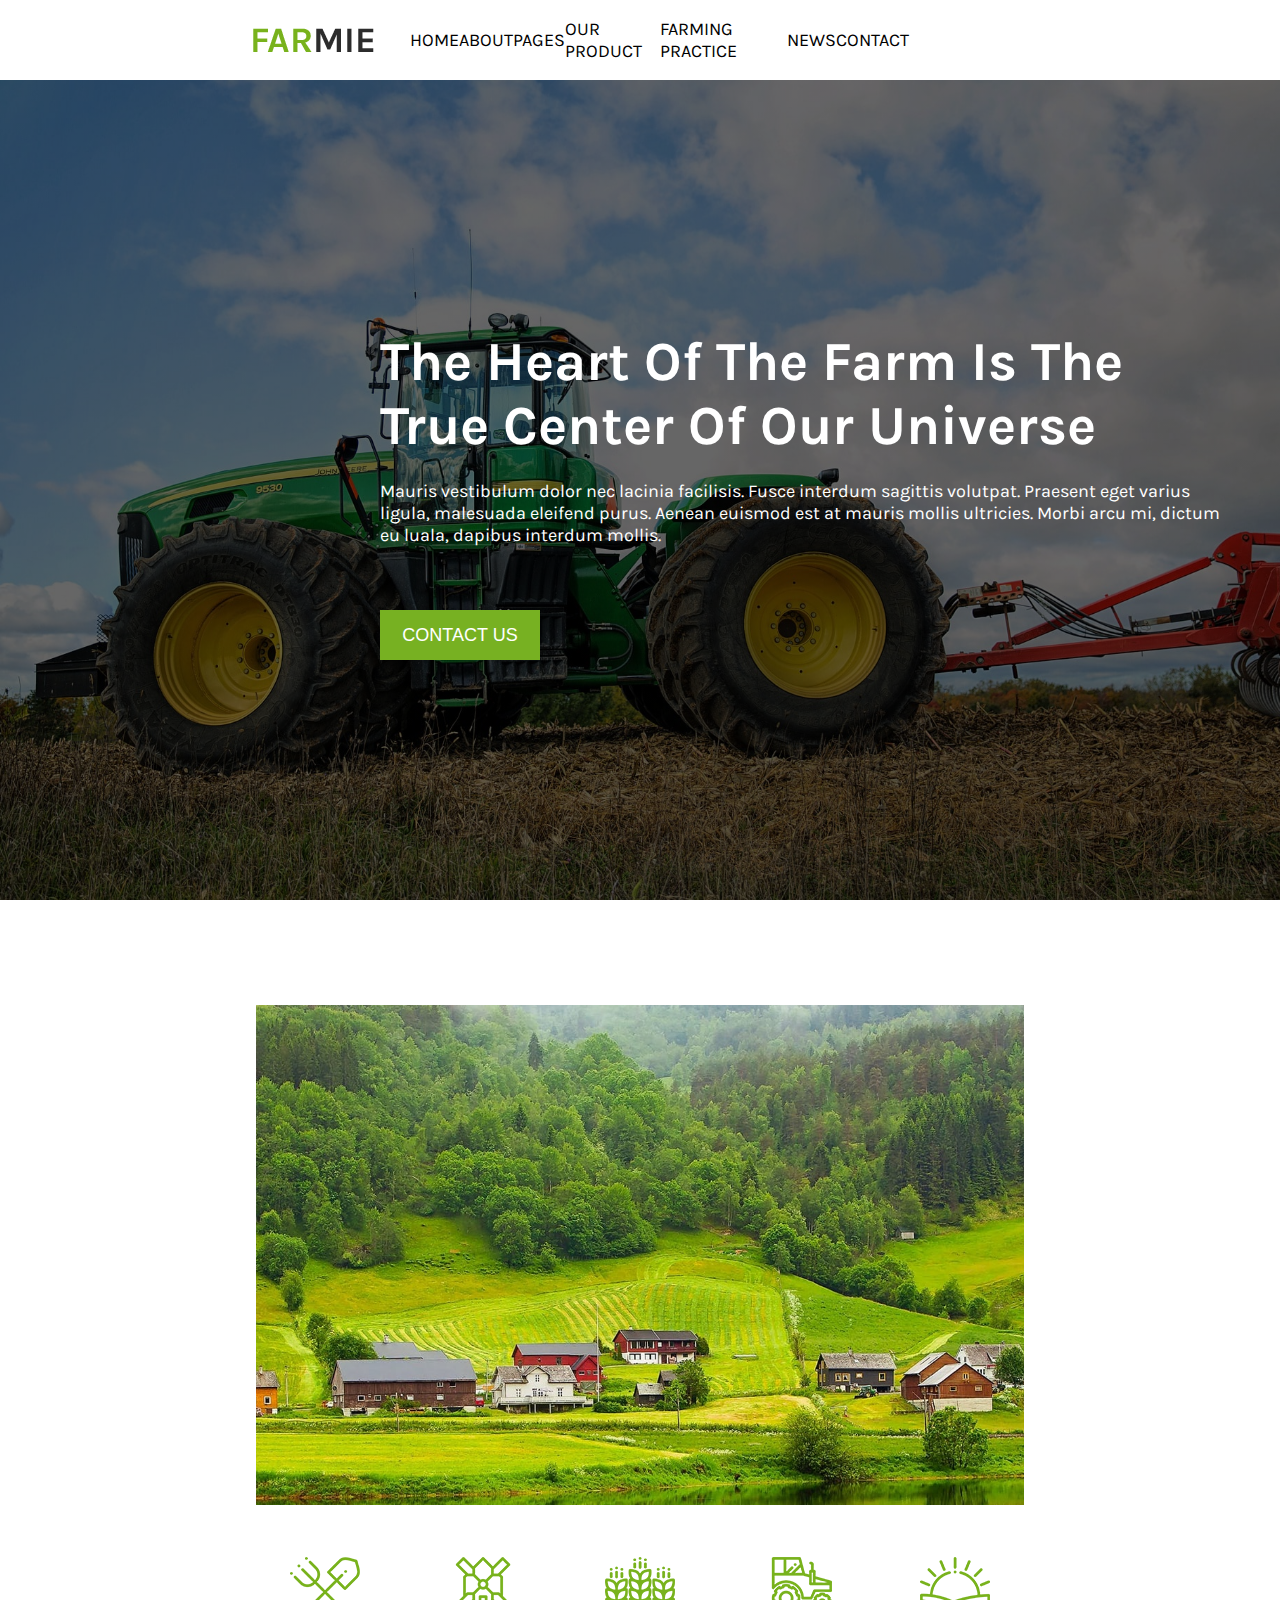
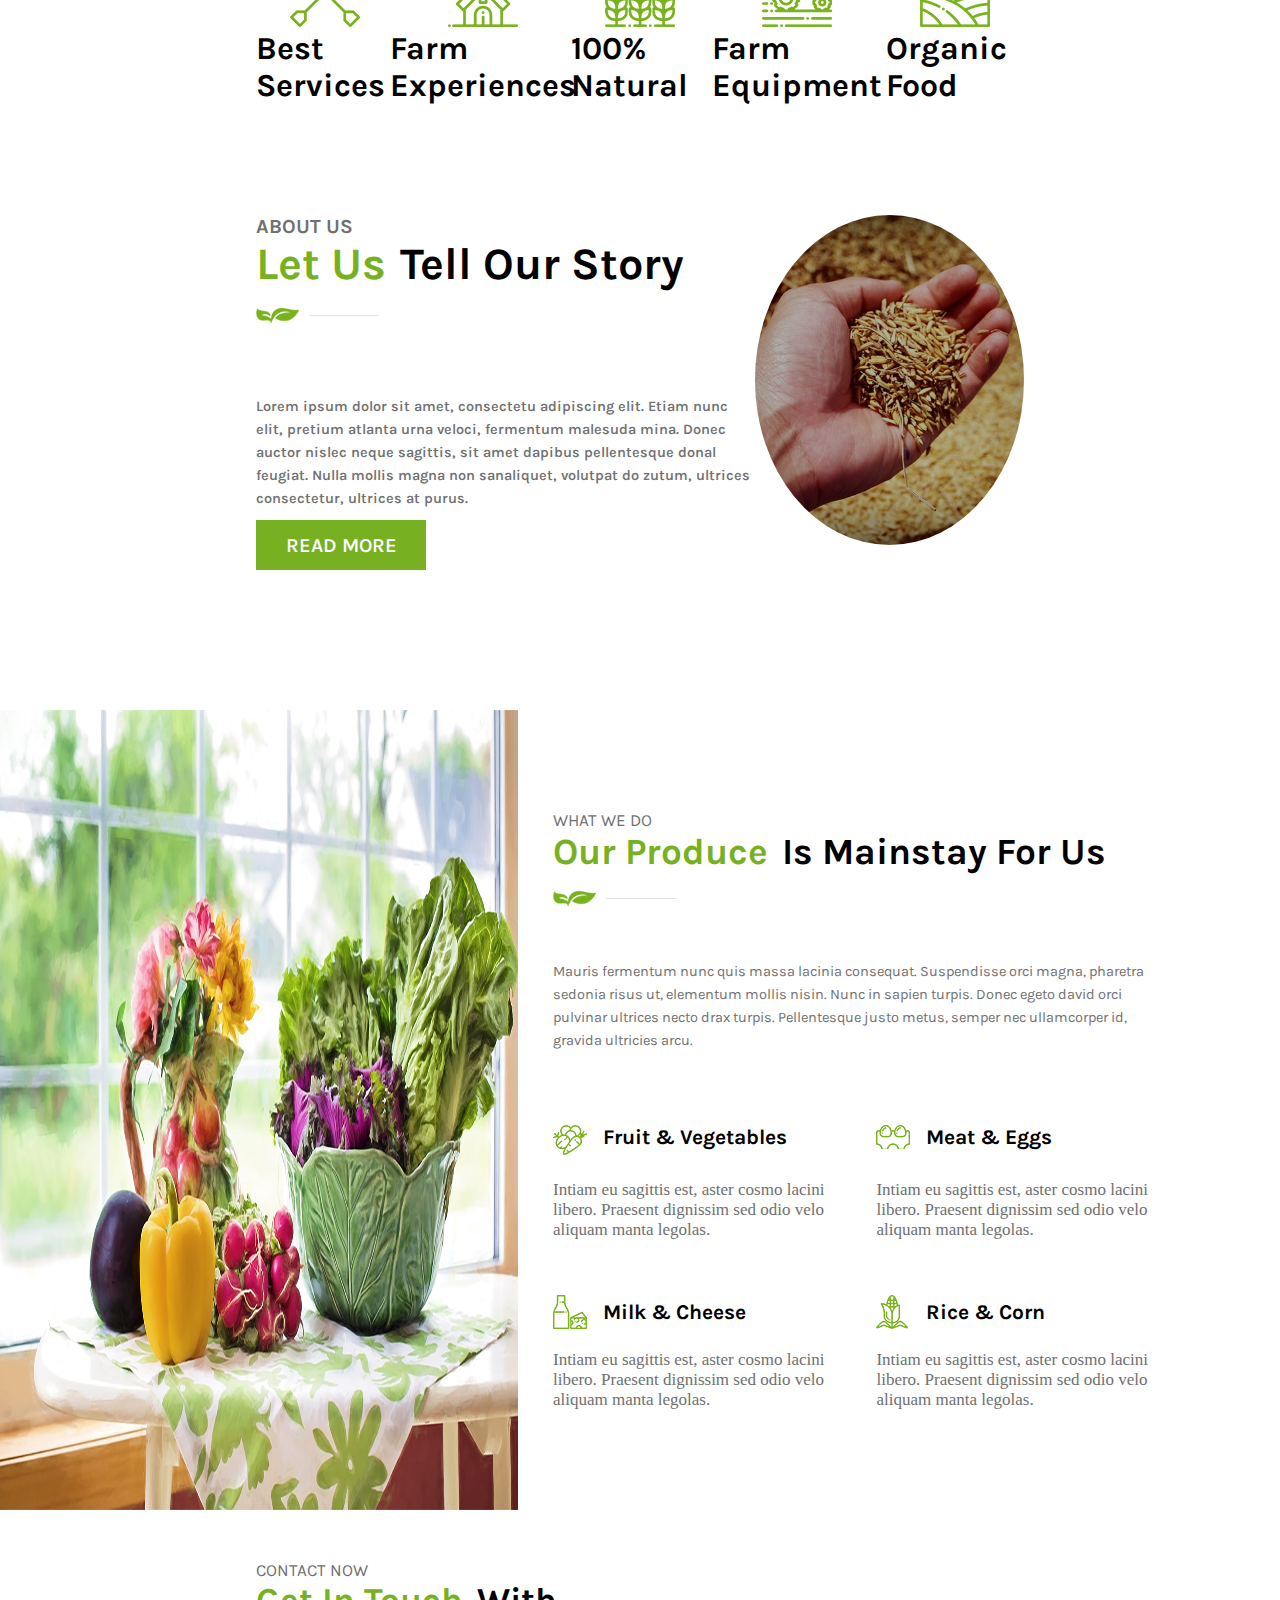
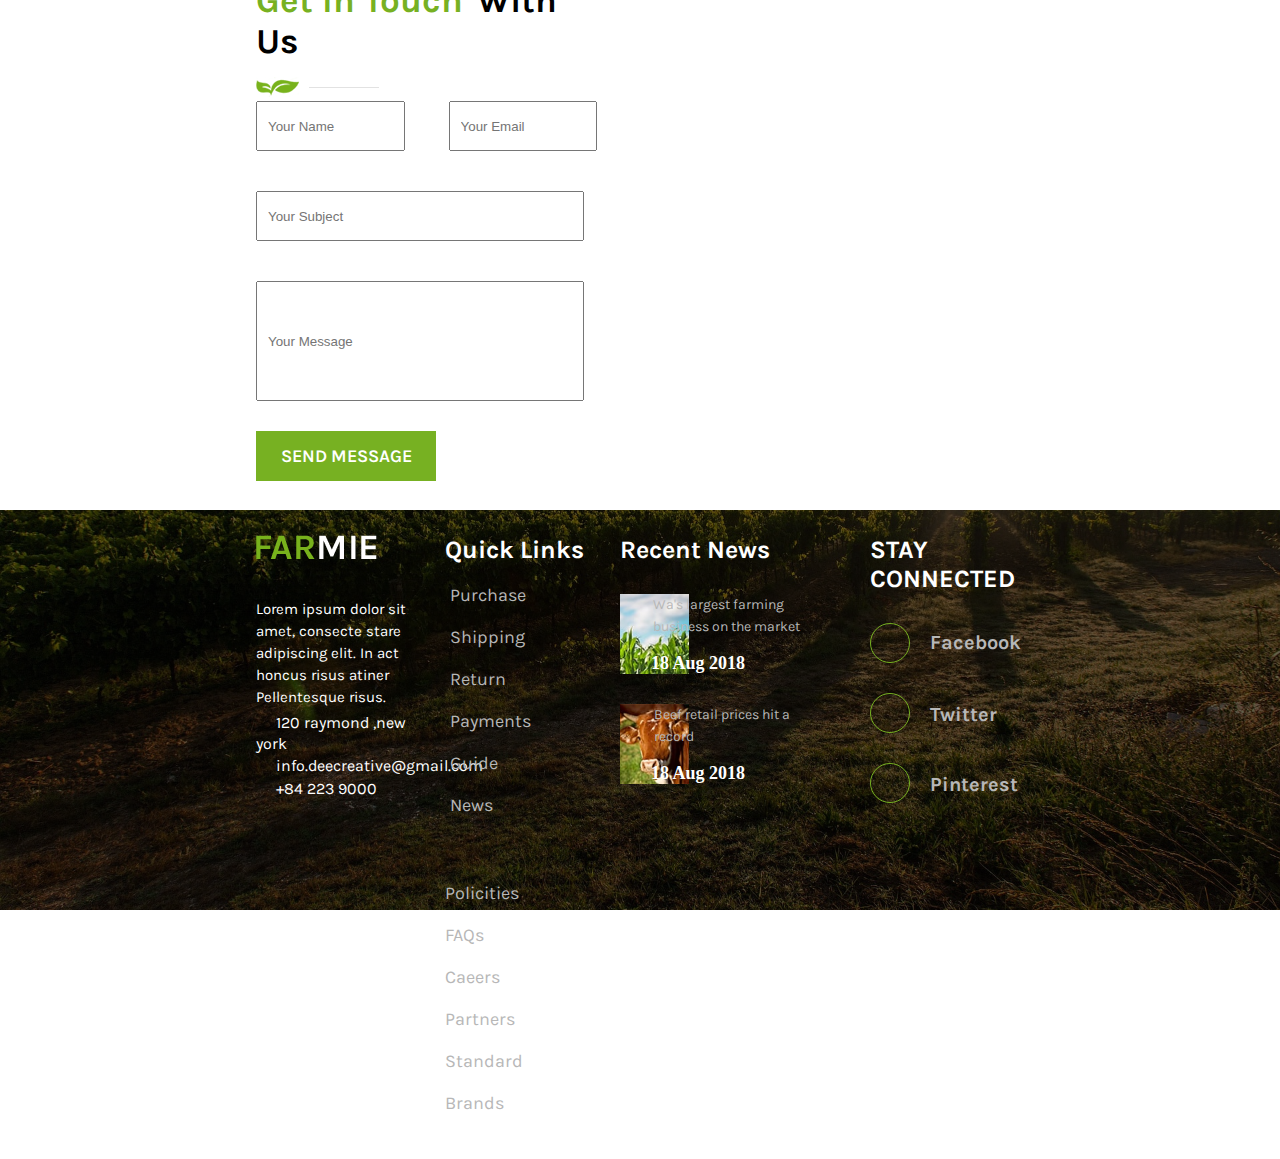
<file: web template 1/index.html>
<!DOCTYPE html>
<html lang="en">

<head>
    <meta charset="UTF-8">
    <meta name="viewport" content="width=device-width, initial-scale=1.0">
    <title>Document</title>
    <link rel="stylesheet" href="style.css">
    <link rel="stylesheet" href="res.css">
    <link rel="preconnect" href="https://fonts.googleapis.com">
    <link rel="preconnect" href="https://fonts.gstatic.com" crossorigin>
    <link
        href="https://fonts.googleapis.com/css2?family=Arvo&family=Creepster&family=Grandiflora+One&family=Karla:wght@300&family=Open+Sans:ital,wght@1,300&family=Silkscreen:wght@400;700&display=swap"
        rel="stylesheet">
    <link rel="stylesheet" href="https://cdnjs.cloudflare.com/ajax/libs/font-awesome/6.5.1/css/all.min.css"
        integrity="sha512-DTOQO9RWCH3ppGqcWaEA1BIZOC6xxalwEsw9c2QQeAIftl+Vegovlnee1c9QX4TctnWMn13TZye+giMm8e2LwA=="
        crossorigin="anonymous" referrerpolicy="no-referrer" />
</head>

<body>
    <header>
        <div class="head">
            <div class="logo">
                <img src="img/logo (1).png" alt="">
            </div>
            <nav>
                <ul>
                    <li><a href="">HOME</a></li>
                    <li><a href="">ABOUT</a></li>
                    <li><a href="">PAGES</a></li>
                    <li><a href="">OUR PRODUCT</a></li>
                    <li><a href="">FARMING PRACTICE</a></li>
                    <li><a href="">NEWS</a></li>
                    <li><a href="">CONTACT</a></li>
                </ul>
                
            </nav>
            <div class="icons">
                <i class="fa-solid fa-magnifying-glass"></i>
                <i class="fa-solid fa-cart-shopping"></i>
            </div>
        </div>
    </header>

    <section id="a1">
        <div class="the">
            <h1>The Heart Of The Farm Is The True Center Of Our Universe</h1>
            <p>Mauris vestibulum dolor nec lacinia facilisis. Fusce interdum sagittis volutpat. Praesent eget varius
                ligula, malesuada eleifend purus. Aenean euismod est at mauris mollis ultricies.
                Morbi arcu mi, dictum eu luala, dapibus
                interdum mollis.</p>
            <button>CONTACT US</button>
        </div>
    </section>

    <section id="a2">
        <div class="home"></div>
        <div class="services">
            <div class="s1"><img src="img/digger.png">
                <h1>Best Services</h1>
            </div>
            <div class="s2"><img src="img/windmill.png">
                <h1>Farm Experiences</h1>
            </div>
            <div class="s3"><img src="img/cereals.png">
                <h1>100% Natural</h1>
            </div>
            <div class="s4"><img src="img/tractor.png">
                <h1>Farm Equipment</h1>
            </div>
            <div class="s5"><img src="img/sunrise.png">
                <h1>Organic Food</h1>
            </div>
        </div>
    </section>

    <section id="a3">
        <div class="about">
            <div class="ab1">
                <h4>ABOUT US</h4>
                <h1>Let Us</h1>
                <h2>Tell Our Story</h2>
                <br>
                <img src="img/decor.png" alt="">
                <p>Lorem ipsum dolor sit amet, consectetu adipiscing elit. Etiam nunc elit, pretium atlanta urna veloci,
                    fermentum malesuda mina. Donec auctor nislec neque sagittis, sit amet dapibus pellentesque donal
                    feugiat. Nulla mollis magna non sanaliquet, volutpat do zutum, ultrices consectetur, ultrices at
                    purus.</p>
                <button>READ MORE</button>
            </div>
            <div class="ab2">
                <div class="video"><i class="fa fa-play"></i></div>
            </div>
        </div>
    </section>

    <section id="a4">
        <div class="what">
            <div class="what1">
                <img src="img/7.jpg" alt="">
            </div>
            <div class="what2">
                <h4>WHAT WE DO</h4>
                <h1 id="a">Our Produce</h1>
                <h2>Is Mainstay For Us</h2><br>
                <img src="img/decor.png" alt="">
                <p id="p">Mauris fermentum nunc quis massa lacinia consequat. Suspendisse orci magna, pharetra sedonia
                    risus ut, elementum mollis nisin. Nunc in sapien turpis. Donec egeto david orci pulvinar ultrices
                    necto drax turpis. Pellentesque justo metus, semper nec ullamcorper id, gravida ultricies arcu.</p>
                <div class="vegetables">
                    <div class="veg1">
                        <img src="img/s1.png">
                        <h1>Fruit & Vegetables</h1>
                        <p>Intiam eu sagittis est, aster cosmo lacini libero. Praesent dignissim sed odio velo aliquam
                            manta legolas.</p>
                    </div>
                    <div class="veg2">
                        <img src="img/s2.png">
                        <h1>Meat & Eggs</h1>
                        <p>Intiam eu sagittis est, aster cosmo lacini libero. Praesent dignissim sed odio velo aliquam
                            manta legolas.</p>
                    </div>
                    <div class="veg3">
                        <img src="img/s3.png">
                        <h1>Milk & Cheese</h1>
                        <p>Intiam eu sagittis est, aster cosmo lacini libero. Praesent dignissim sed odio velo aliquam
                            manta legolas.</p>
                    </div>
                    <div class="veg4">
                        <img src="img/s4.png">
                        <h1>Rice & Corn</h1>
                        <p>Intiam eu sagittis est, aster cosmo lacini libero. Praesent dignissim sed odio velo aliquam
                            manta legolas.</p>
                    </div>
                </div>

            </div>
        </div>
    </section>

    <section id="a5">
        <div class="contact">
            <div class="contact1">
                <h4>CONTACT NOW</h4>
                <h1 id="a">Get In Touch</h1>
                <h2>With Us</h2><br>
                <img src="img/decor.png" alt=""><br>
                <input type="text" placeholder="Your Name">
                <input type="email" placeholder="Your Email" id="ma">
                <input type="text" placeholder="Your Subject" id="subject">
                <input type="text" placeholder="Your Message" id="message">
                <button>SEND MESSAGE</button>
            </div>
            <div class="map">
                <iframe src="https://www.google.com/maps/embed?pb=!1m18!1m12!1m3!1d59067.51461827143!2d70.74540542419145!3d22.288606700980395!2m3!1f0!2f0!3f0!3m2!1i1024!2i768!4f13.1!3m3!1m2!1s0x3959cb147744699d%3A0x2060a6cbc4a6e0bd!2sRed%20%26%20White%20Multimedia%20Education%20-%20Kalawad%20Road!5e0!3m2!1sen!2sin!4v1701864087685!5m2!1sen!2sin" width="100%" height="100%" style="border:0;" allowfullscreen="" loading="lazy" referrerpolicy="no-referrer-when-downgrade"></iframe>
            </div>
        </div>
    </section>

    <footer>
        <div class="foo1">
            <div class="f1">
                <img src="img/logo2.png" alt="">
                <p>Lorem ipsum dolor sit amet, consecte stare adipiscing elit. In act honcus risus atiner Pellentesque risus.</p>
                <i class="fa-solid fa-map-pin"></i><span>120 raymond ,new york</span><br>
                <i class="fa-solid fa-envelope"></i><span>info.deecreative@gmail.com</span><br>
                <i class="fa-solid fa-phone"></i><span>+84 223 9000</span><br>
            </div>
            <div class="f2">
                <h1>Quick Links</h1>
                <div class="all">
                    <a href="">Purchase</a>
                    <a href="">Shipping</a>
                    <a href="">Return</a>
                    <a href="">Payments</a>
                    <a href="">Guide</a>
                    <a href="">News</a>                    
                </div>
                <div class="all1">
                    <a href="">Policities</a>
                    <a href="">FAQs</a>
                    <a href="">Caeers</a>
                    <a href="">Partners</a>
                    <a href="">Standard</a>
                    <a href="">Brands</a>
            </div>
            </div>
            <div class="f3">
                <h1>Recent News</h1>
                <div class="r1">
                    <div class="rim"></div>
                    <span>Wa's largest farming <br> business on the market</span>
                    <h6>18 Aug 2018</h6>
                </div>
                <div class="r2">
                    <div class="rim1"></div>
                    <span>Beef retail prices hit a  <br>record</span>
                    <h6>18 Aug 2018</h6>
                </div>
            </div>
            <div class="f4">
                <h1>STAY CONNECTED</h1>
                <div class="socials">
                    <div class="face">
                        <i class="fa-brands fa-facebook-f" style="color: #ffffff;"></i>
                    </div>
                    <h4 id="h41">Facebook</h4>
                    <div class="twi">
                        <i class="fa-brands fa-twitter" style="color: #ffffff;"></i>
                    </div>
                    <h4 id="h42">Twitter</h4>
                    <div class="pin">
                        <i class="fa-brands fa-pinterest" style="color: #ffffff;"></i>
                    </div>
                    <h4 id="h43">Pinterest</h4>
                </div>
                
            </div>
        </div>
    </footer>
</body>

</html>
</file>
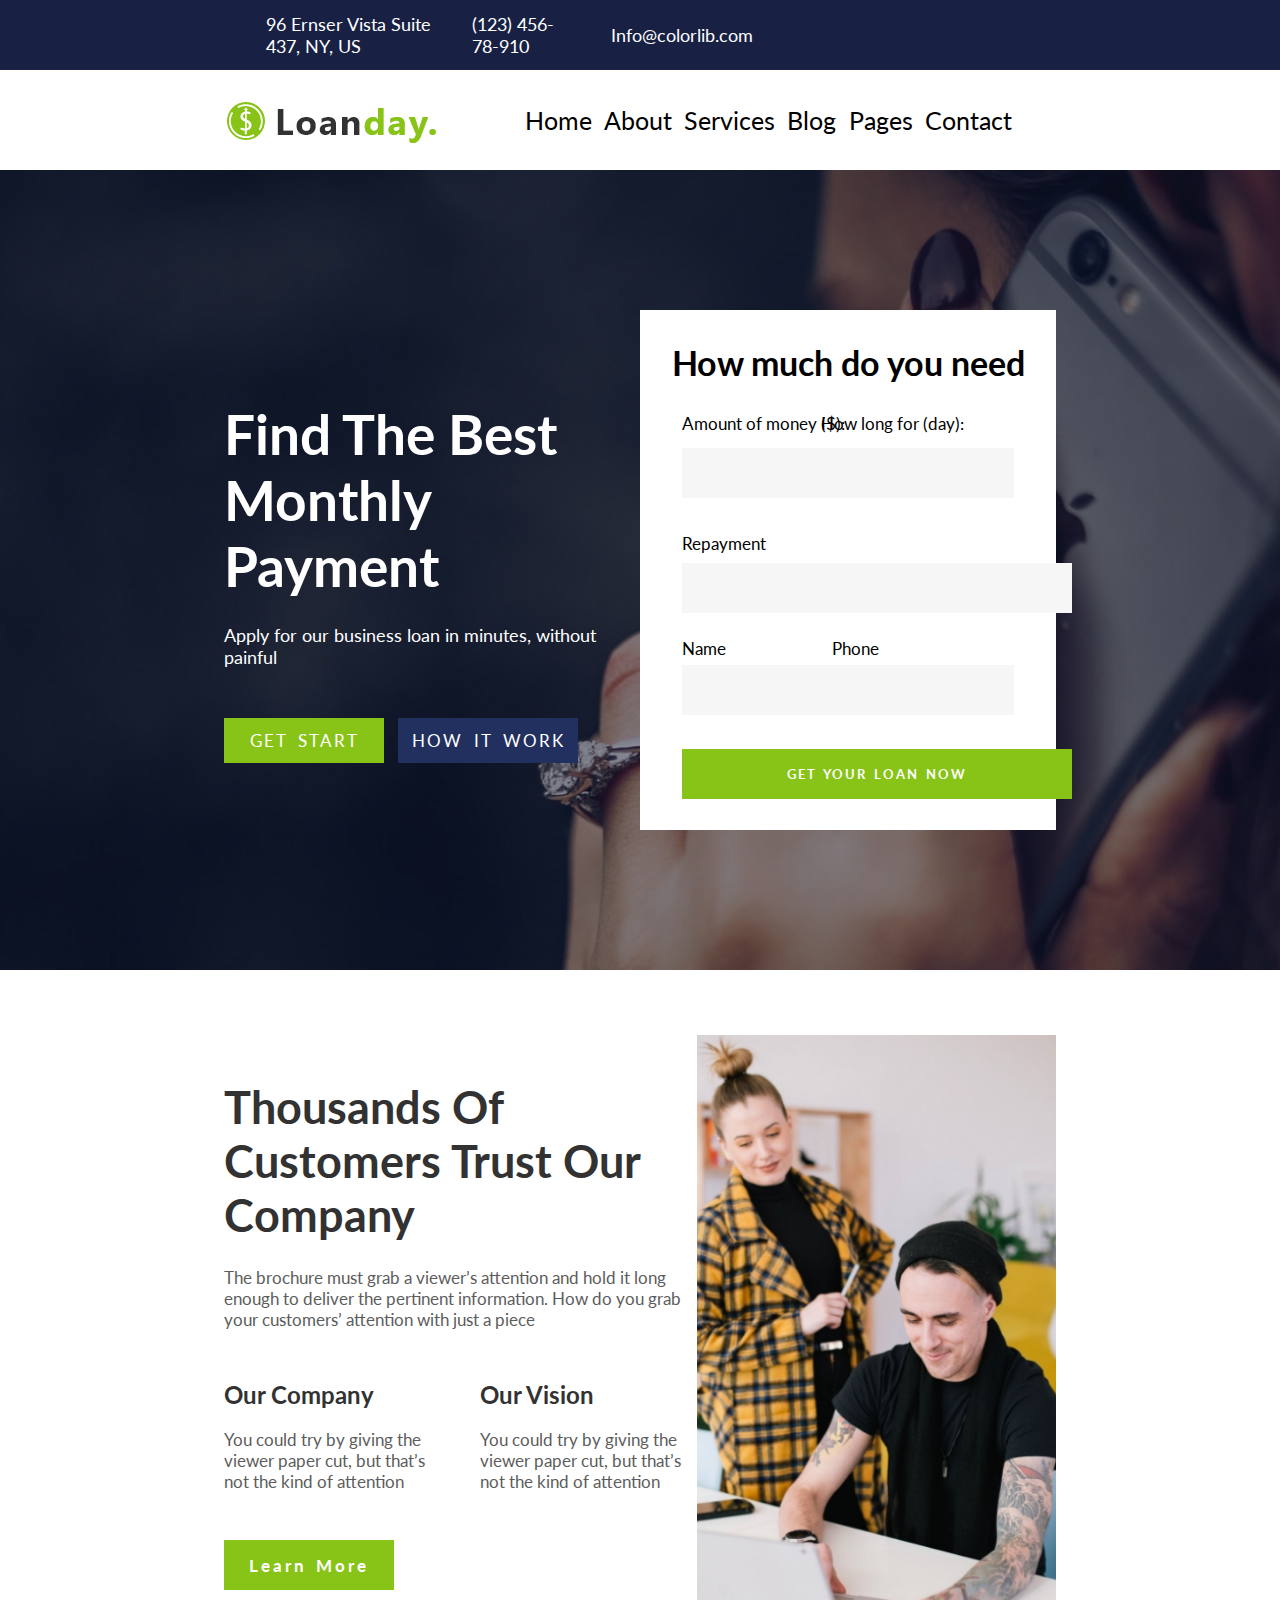
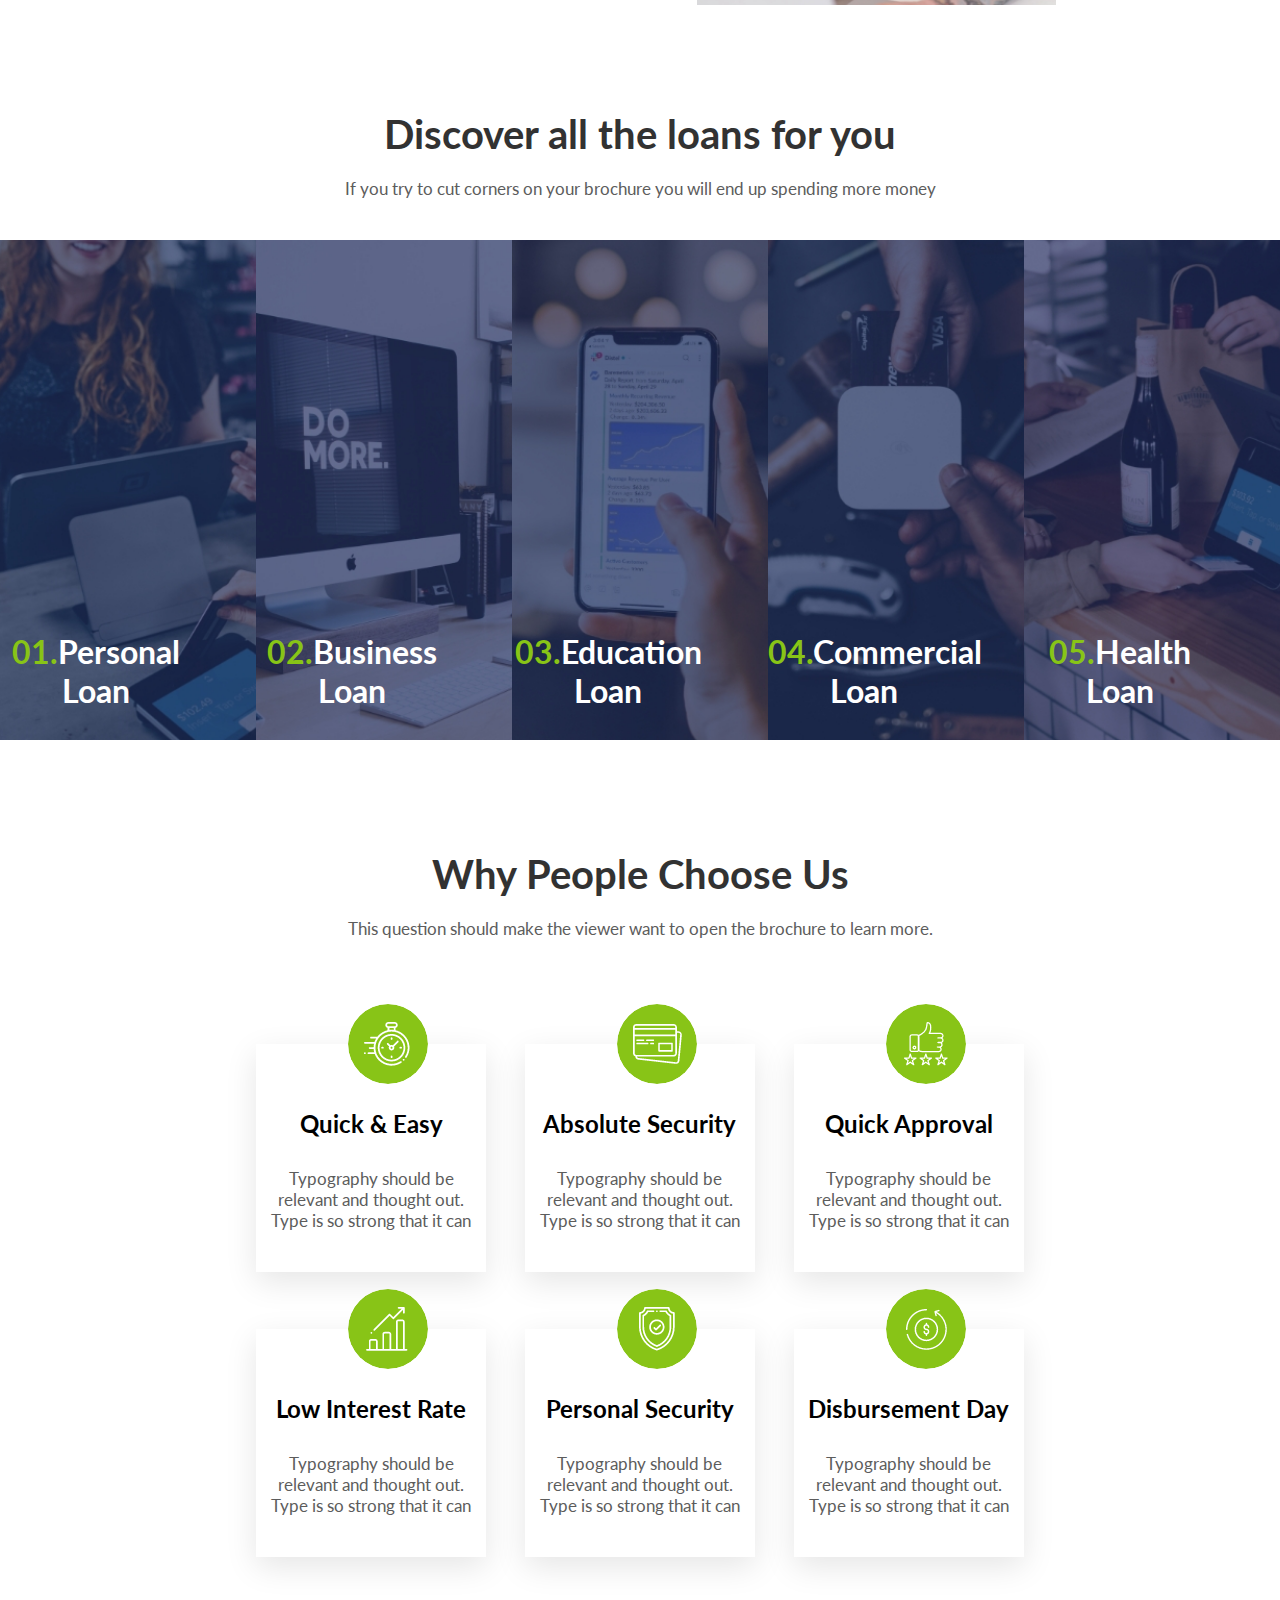
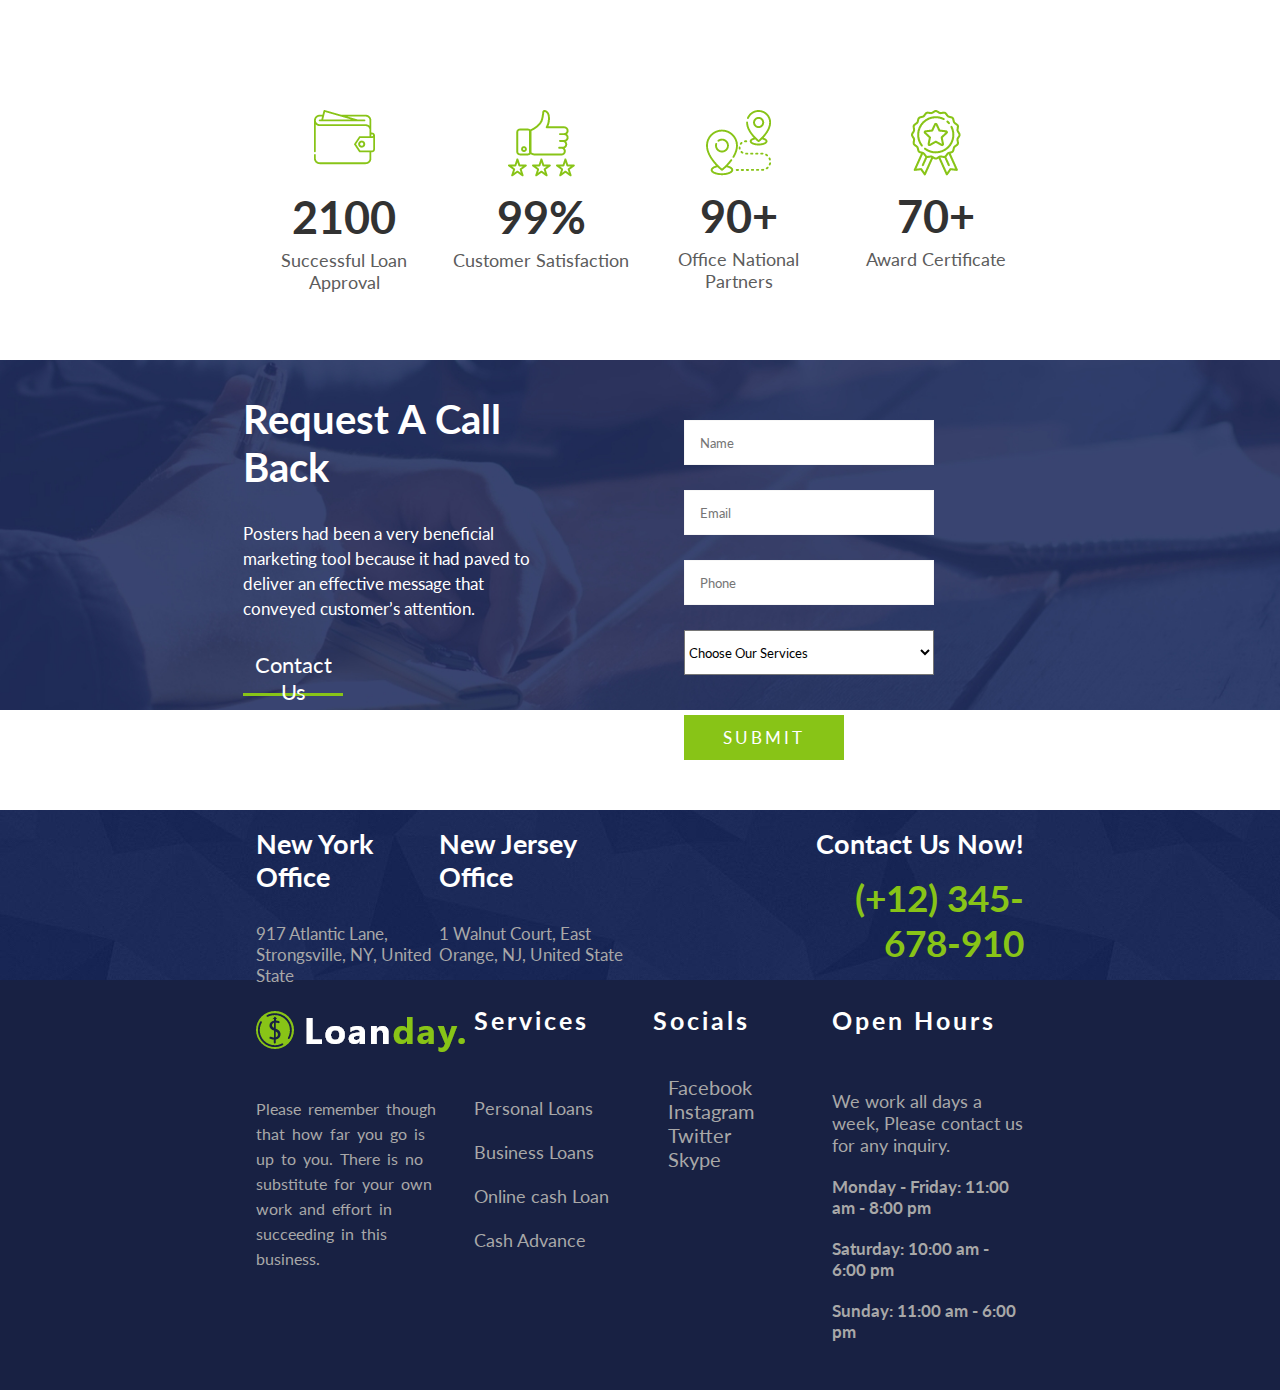
<file: web template 10/index.html>
<!DOCTYPE html>
<html lang="en">
<head>
    <meta charset="UTF-8">
    <meta name="viewport" content="width=device-width, initial-scale=1.0">
    <title>Web Template 10</title>
    <link rel="stylesheet" href="style.css">
    <link rel="stylesheet" href="media.css">
    <link rel="preconnect" href="https://fonts.googleapis.com">
<link rel="preconnect" href="https://fonts.gstatic.com" crossorigin>
<link href="https://fonts.googleapis.com/css2?family=Lato:ital@1&display=swap" rel="stylesheet">
<link rel="stylesheet" href="https://cdnjs.cloudflare.com/ajax/libs/font-awesome/6.5.1/css/all.min.css" integrity="sha512-DTOQO9RWCH3ppGqcWaEA1BIZOC6xxalwEsw9c2QQeAIftl+Vegovlnee1c9QX4TctnWMn13TZye+giMm8e2LwA==" crossorigin="anonymous" referrerpolicy="no-referrer" />
</head>
<body>
    <div class="header1">
        <div class="head">
            <div class="head1">
                <div class="lo"><i class="fa-solid fa-location-dot"></i><span> 96 Ernser Vista Suite 437, NY, US</span></div>
                <div class="ph"><i class="fa-solid fa-phone"></i><span> (123) 456-78-910</span></div>
                <div class="mail"><i class="fa-solid fa-envelope"></i><span> Info@colorlib.com</span></div>
            </div>
        </div>
    </div>


    <header>
            <div class="header2">
                <div class="logo">
                    <img src="images/logo.png" alt="">
                </div>
                <nav>
                    <ul>
                        <li><a href="">Home</a></li>
                        <li><a href="">About</a></li>
                        <li><a href="">Services</a></li>
                        <li><a href="">Blog</a></li>
                        <li><a href="">Pages</a></li>
                        <li><a href="">Contact</a></li>
                        <i class="fa-solid fa-magnifying-glass"></i>
                    </ul>
                </nav>
            </div>
    </header>


    <section id="a1">
        <div class="finds">
            <div class="find1">
                <h1>Find The Best Monthly Payment</h1>
                <p>Apply for our business loan in minutes, without painful</p>
                <button id="btn1">GET START</button>
                <button id="btn2">HOW IT WORK</button>
            </div>
            <div class="find2">
                <h1>How much do you need</h1>
                <div class="inputs">
                    <label for="" id="l1">Amount of money ($):</label><br>
                    <input type="text" id="i1"><br>
                    <label for="" id="l2">How long for (day):</label><br>
                    <input type="text" id="i2">
                    <label for="" id="l3">Repayment</label>
                    <input type="text" id="i3">
                    <label for="" id="l4">Name</label><br>
                    <input type="text" id="i4"><br>
                    <label for="" id="l5">Phone</label><br>
                    <input type="text" id="i5">
                    <button>GET YOUR LOAN NOW</button>
                </div>
                
            </div>
        </div>
    </section>

    <section id="a2">
            <div class="trust">
                <div class="trust1">
                    <h1>Thousands Of Customers Trust Our Company</h1>
                    <p id="p1">The brochure must grab a viewer’s attention and hold it long enough to deliver the pertinent information. How do you grab your customers’ attention with just a piece</p>
                    <div class="vision">
                        <div class="vi1">
                            <h2>Our Company</h2>
                            <p>You could try by giving the viewer paper cut, but that’s not the kind of attention</p>
                        </div>
                        <div class="vi2">
                            <h2>Our Vision</h2>
                            <p>You could try by giving the viewer paper cut, but that’s not the kind of attention</p>
                        </div>
                    </div>
                    <button>Learn More</button>
                </div>
                <div class="trust2"></div>
            </div>
    </section>

    <section id="a3">
        <div class="loan">
            <h1>Discover all the loans for you</h1>
            <p>If you try to cut corners on your brochure you will end up spending more money   </p>
        </div>
        <div class="loans">
                <div class="loan1">
                    <h1>01.<span>Personal Loan</span></h1>
                </div>
                <div class="loan2">
                    <h1>02.<span>Business Loan</span></h1>
                </div>
                <div class="loan3">
                    <h1>03.<span>Education Loan</span></h1>
                </div>
                <div class="loan4">
                    <h1>04.<span>Commercial Loan</span></h1>
                </div>
                <div class="loan5">
                    <h1>05.<span>Health Loan</span></h1>
                </div>
        </div>
    </section>

    <section id="a4">
        <div class="why">
            <h1>Why People Choose Us</h1>
            <p>This question should make the viewer want to open the brochure to learn more.</p>
        </div>
        <div class="whys">
            <div class="why1">
                <div class="c1"></div>
                <h2>Quick & Easy</h2>
                <p>Typography should be relevant and thought out. Type is so strong that it can</p>
            </div>
            <div class="why2">
                <div class="c2"></div>
                <h2>Absolute Security</h2>
                <p>Typography should be relevant and thought out. Type is so strong that it can</p>
            </div>
            <div class="why3">
                <div class="c3"></div>
                <h2>Quick Approval</h2>
                <p>Typography should be relevant and thought out. Type is so strong that it can</p>
            </div>
            <div class="why4">
                <div class="c4"></div>
                <h2>Low Interest Rate</h2>
                <p>Typography should be relevant and thought out. Type is so strong that it can</p>
            </div>
            <div class="why5">
                <div class="c5"></div>
                <h2>Personal Security</h2>
                <p>Typography should be relevant and thought out. Type is so strong that it can</p>
            </div>
            <div class="why6">
                <div class="c6"></div>
                <h2>Disbursement Day</h2>
                <p>Typography should be relevant and thought out. Type is so strong that it can</p>
            </div>
        </div>
    </section>

    <section id="a5">
        <div class="info">
            <div class="info1">
                <img src="images/counter-1.png">
                <h1>2100</h1>
                <h3>Successful Loan Approval</h3>
            </div>
            <div class="info2">
                <img src="images/counter-2.png">
                <h1>99%</h1>
                <h3>Customer Satisfaction</h3>
            </div>
            <div class="info3">
                <img src="images/counter-3.png">
                <h1>90+</h1>
                <h3>Office National Partners</h3>
            </div>
            <div class="info4">
                <img src="images/counter-4.png">
                <h1>70+</h1>
                <h3>Award Certificate</h3>
            </div>
        </div>
    </section>

    <section id="a6">
        <div class="request">
            <div class="request1">
                <h1>Request A Call Back</h1>
                <p>Posters had been a very beneficial marketing tool because it had paved to deliver an effective message that conveyed customer’s attention.</p>
                <button>Contact Us</button>
            </div>
            <div class="request2">
                <input type="text" placeholder="Name">
                <input type="email" placeholder="Email">
                <input type="tel" placeholder="Phone">
                <select>
                    <option>Choose Our Services</option>
                </select>
                <button>SUBMIT</button>
            </div>
        </div>
    </section>

    <footer>
        <div class="four">
            <div class="four1">
                <div class="newyork">
                    <h1>New York Office</h1>
                    <p>917 Atlantic Lane, Strongsville, NY, United State</p>
                </div>
                <div class="newjersey">
                    <h1>New Jersey Office</h1>
                    <p>1 Walnut Court, East Orange, NJ, United State</p>
                </div>
                <div class="cos">
                    <h1>Contact Us Now!</h1>
                    <h2>(+12) 345-678-910</h2>
                </div>
            </div>
        </div>

        <div class="force">
            <div class="force1">
                <img src="images/footer-logo.png">
                <p>Please remember though that how far you go is up to you. There is no substitute for your own work and effort in succeeding in this business.</p>
            </div>
            <div class="force2">
                <h1>Services</h1>
                <div class="all">
                    <a href="">Personal Loans</a>
                    <a href="">Business Loans</a>
                    <a href="">Online cash Loan</a>
                    <a href="">Cash Advance</a>
                </div>
            </div>
            <div class="force3">
                <h1>Socials</h1>
                <div class="all1">
                    <div class="face"><i class="fa-brands fa-facebook-f"></i><span>Facebook</span></div>
                    <div class="inst"><i class="fa-brands fa-instagram"></i><span>Instagram</span></div>
                    <div class="twi"><i class="fa-brands fa-twitter"></i><span>Twitter</span></div>
                    <div class="sky"><i class="fa-brands fa-skype"></i><span>Skype</span></div>
                </div>
            </div>
            <div class="force4">
                <h1>Open Hours</h1>
                <p>We work all days a week, Please contact us for any inquiry.</p>
                <h6 id="sp1">Monday - Friday: 11:00 am - 8:00 pm</h6>
                <h6 id="sp2">Saturday: 10:00 am - 6:00 pm</h6>
                <h6 id="sp3">Sunday: 11:00 am - 6:00 pm</h6>
            </div>
        </div>
    </footer>
</body>
</html>
</file>
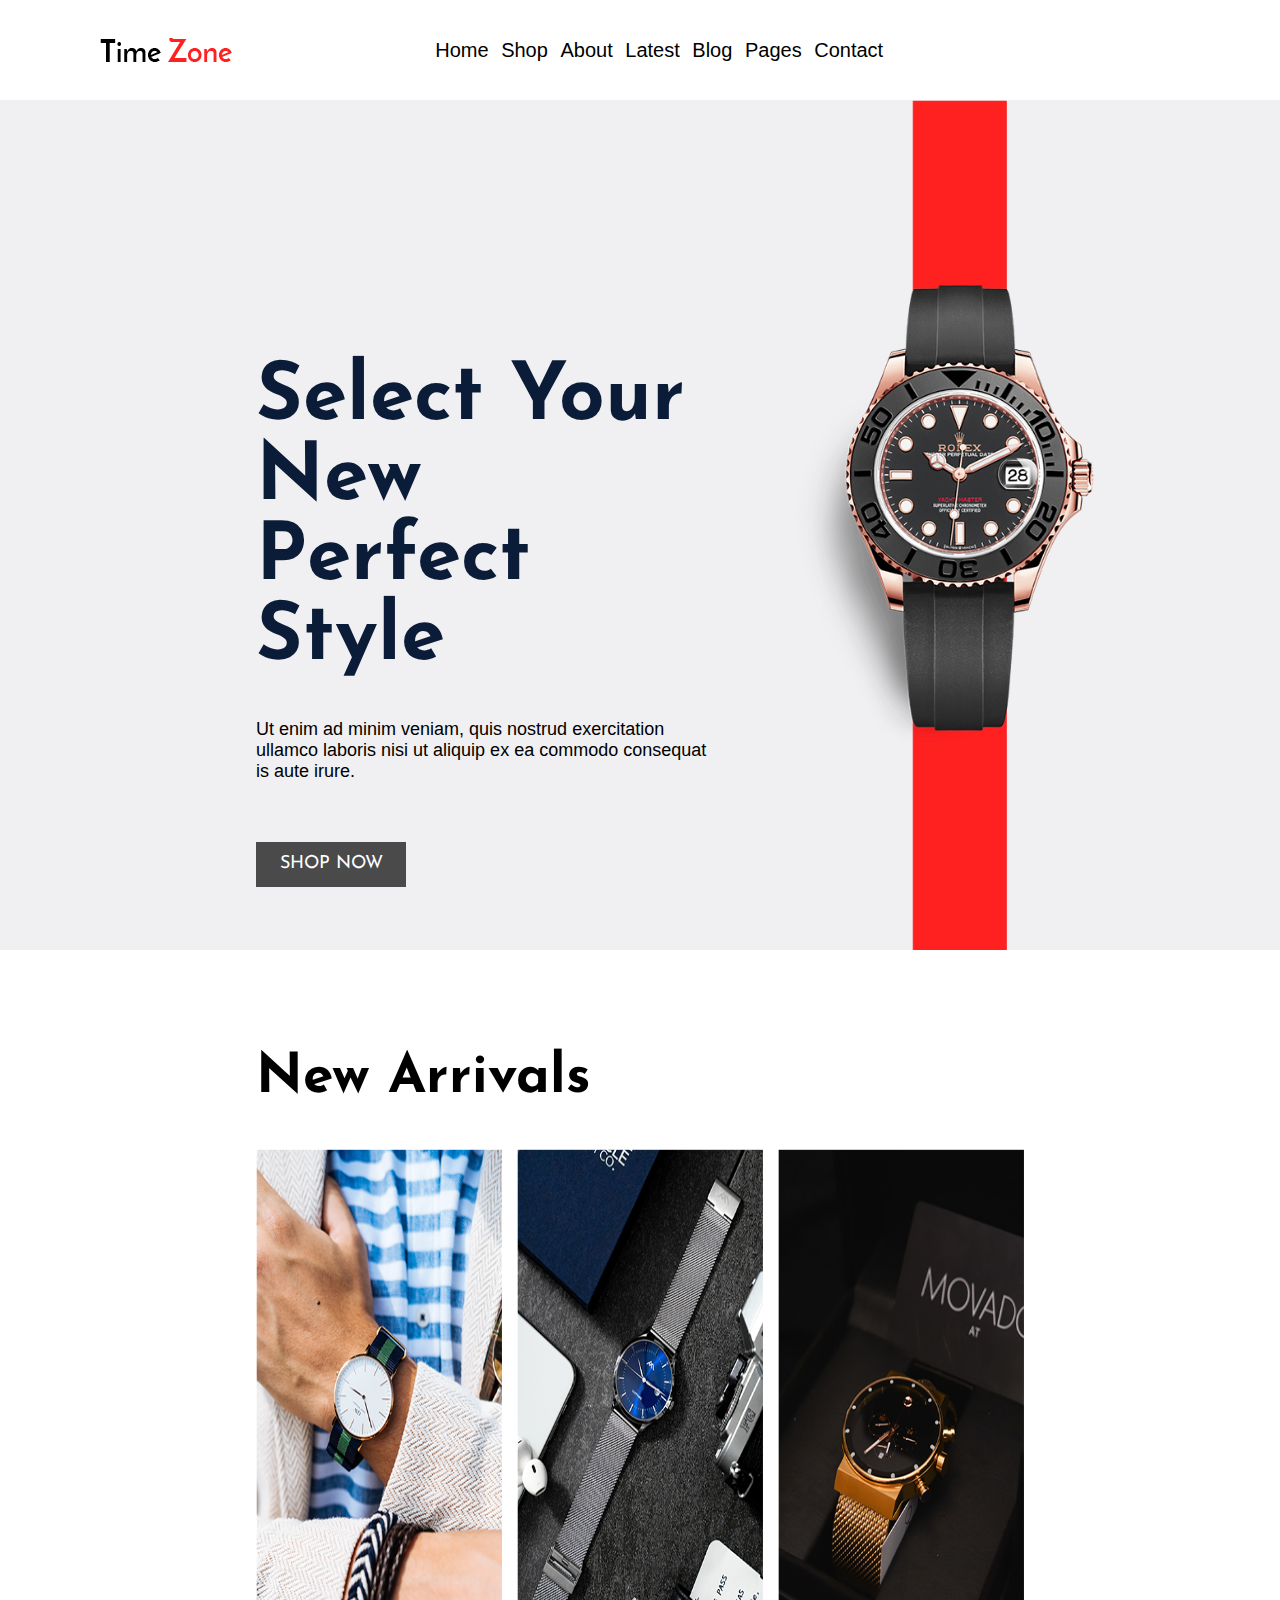
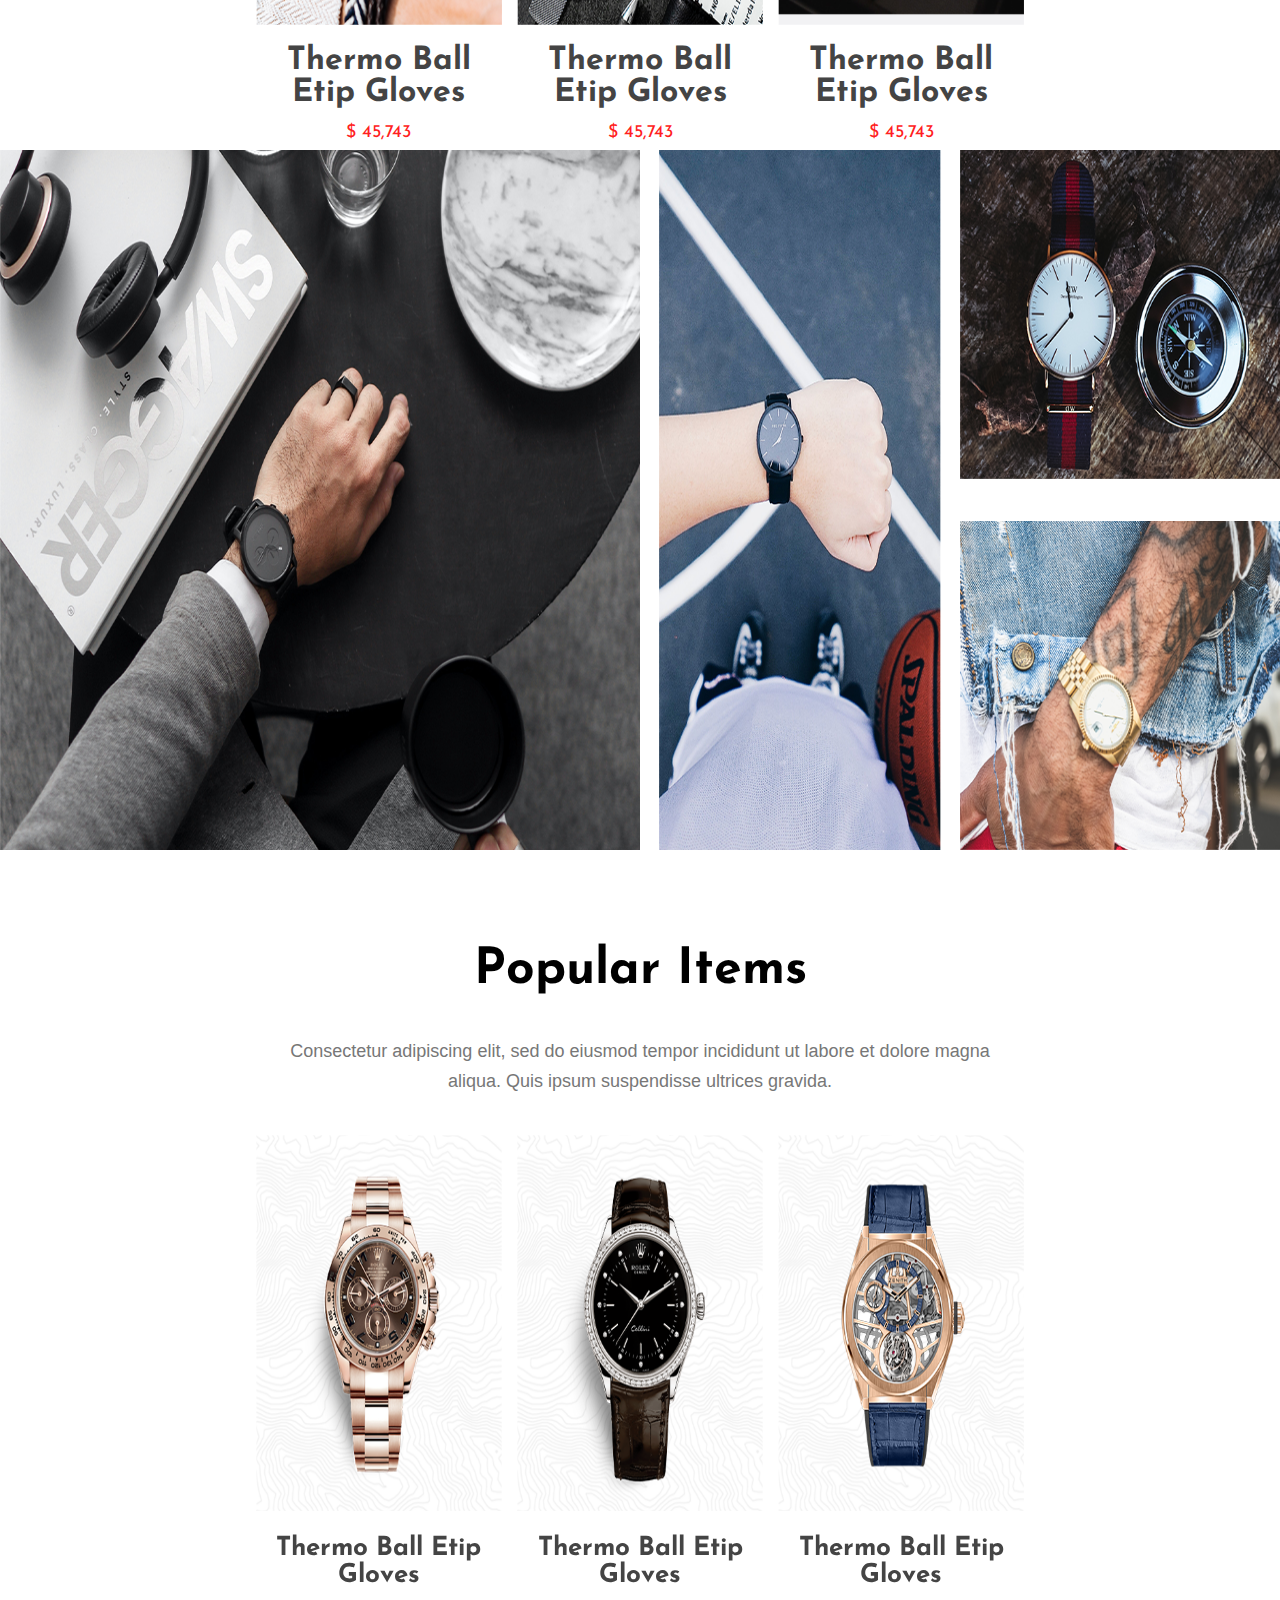
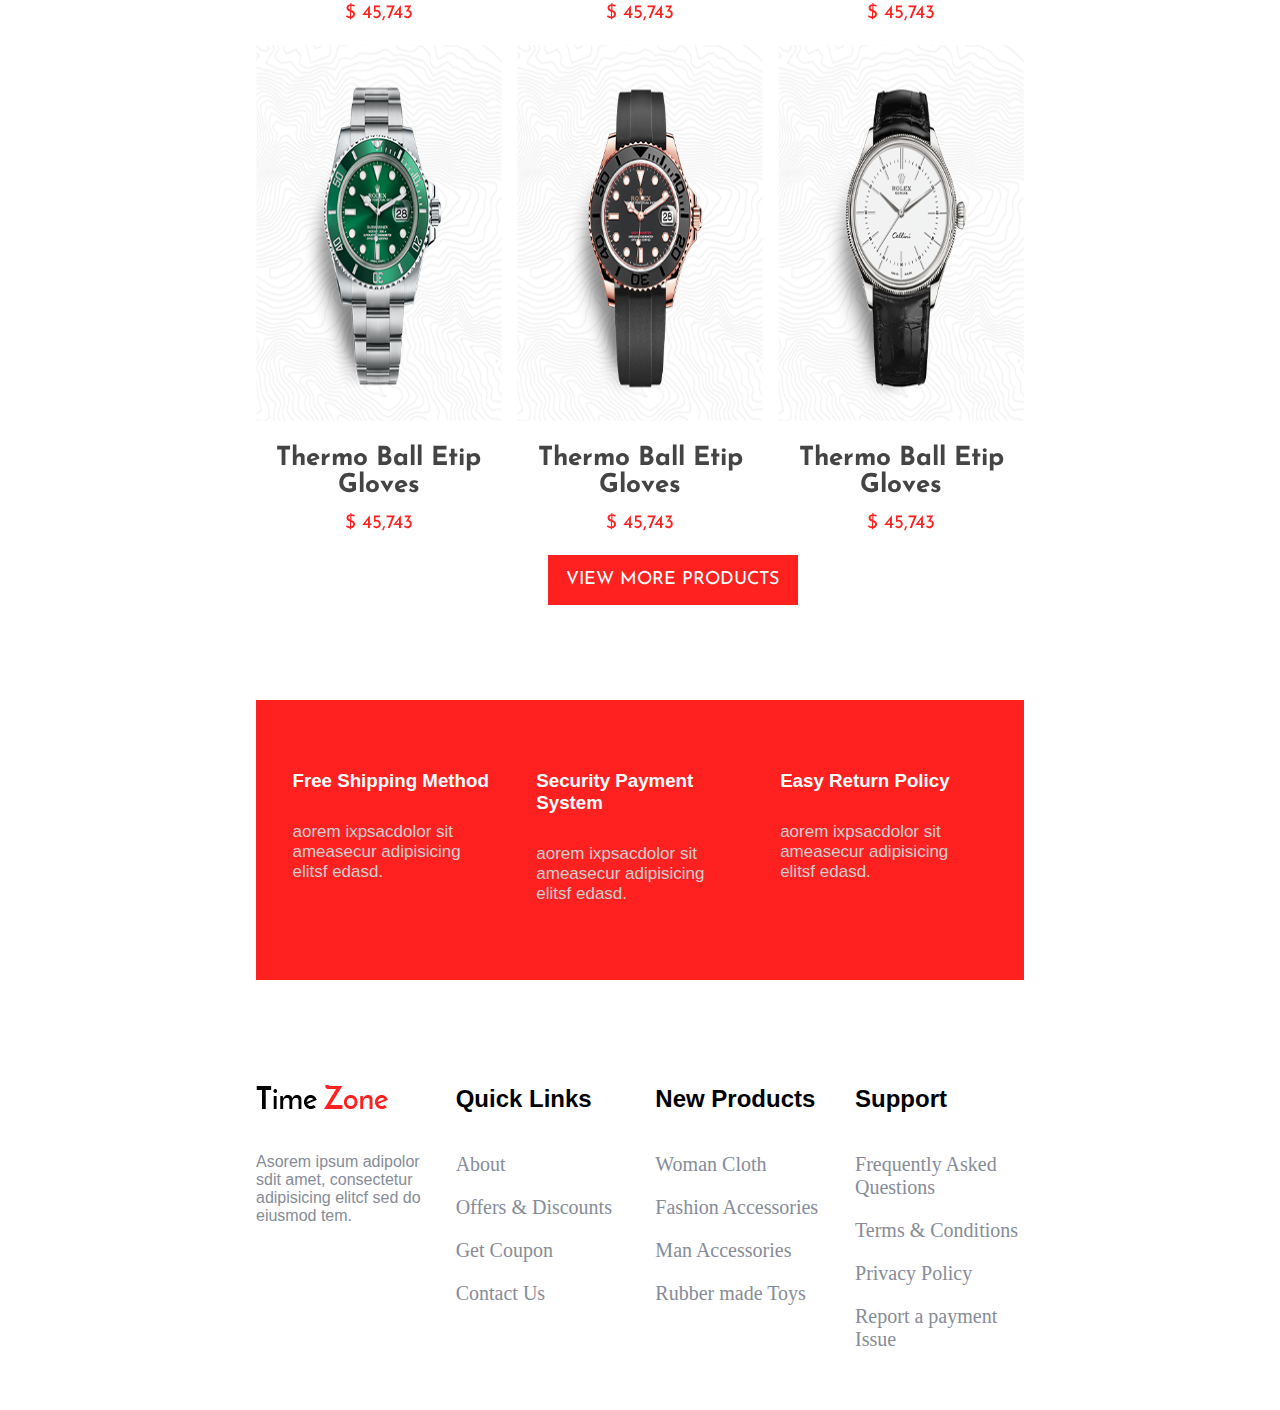
<file: web template 2/index.html>
<!DOCTYPE html>
<html lang="en">

<head>
    <meta charset="UTF-8">
    <meta name="viewport" content="width=device-width, initial-scale=1.0">
    <title>Web Template 3</title>

    <!-- font awesome cdn -->
    <link rel="stylesheet" href="https://cdnjs.cloudflare.com/ajax/libs/font-awesome/6.5.1/css/all.min.css"
        integrity="sha512-DTOQO9RWCH3ppGqcWaEA1BIZOC6xxalwEsw9c2QQeAIftl+Vegovlnee1c9QX4TctnWMn13TZye+giMm8e2LwA=="
        crossorigin="anonymous" referrerpolicy="no-referrer" />
    <!-- font awesome cdn -->

    <link rel="preconnect" href="https://fonts.googleapis.com">
    <link rel="preconnect" href="https://fonts.gstatic.com" crossorigin>
    <link
        href="https://fonts.googleapis.com/css2?family=Arvo&family=Creepster&family=Grandiflora+One&family=Josefin+Sans&family=Karla:wght@300&family=Open+Sans:ital,wght@1,300&family=Silkscreen:wght@400;700&display=swap"
        rel="stylesheet">
    <link rel="stylesheet" href="style.css">
    <link rel="stylesheet" href="media.css">
</head>

<body>
    <header>
        <div class="logo">
            <img src="images/logo.png" alt="">
        </div>

        <nav>
            <ul>
                <li><a href="">Home</a></li>
                <li><a href="">Shop</a></li>
                <li><a href="">About</a></li>
                <li><a href="">Latest</a></li>
                <li><a href="">Blog</a></li>
                <li><a href="">Pages</a></li>
                <li><a href="">Contact</a></li>
            </ul>
        </nav>
        <div class="search">
            <i class="fa-solid fa-magnifying-glass"></i>
            <i class="fa-solid fa-user"></i>
            <i class="fa-solid fa-cart-shopping"></i>
        </div>
    </header>

    <section id="a1">
        <div class="select">
            <div class="s1">
                <h1>Select Your New Perfect Style</h1>
                <p>Ut enim ad minim veniam, quis nostrud exercitation ullamco laboris nisi ut aliquip ex ea commodo consequat is aute irure.</p>
                <button>SHOP NOW</button>
            </div>
            <div class="s2">
                <img src="images/watch.png" alt="">
            </div>
        </div>
    </section>

    <section id="a2"> 
        <div class="arrivals">
            <h1 id="h1">New Arrivals</h1>
            <div class="arrival1">
                <div class="a1">
                    <img src="images/new_product1.png" alt="">
                </div>
                <h1>Thermo Ball Etip Gloves</h1>
                <h5>$ 45,743</h5>
            </div>
            <div class="arrival2">
                <div class="a2">
                    <img src="images/new_product2.png" alt="">
                </div>
                <h1>Thermo Ball Etip Gloves</h1>
                <h5>$ 45,743</h5>
            </div>
            <div class="arrival3">
                <div class="a3">
                    <img src="images/new_product3.png" alt="">
                </div>
                <h1>Thermo Ball Etip Gloves</h1>
                <h5>$ 45,743</h5>
            </div>
        </div>
    </section>

    <section id="a5">
        <div class="abc1"><img src="images/gallery1.png" alt=""></div>
        <div class="abc2"><img src="images/gallery2.png" alt=""></div>
        <div class="abc3">
            <div class="de"><img src="images/gallery3.png" alt=""></div>
            <div class="de2"><img src="images/gallery4.png" alt=""></div>
        </div>
    </section>

    <section id="a3">
        <div class="popular">
            <h1 id="h1">Popular Items</h1>
            <p>Consectetur adipiscing elit, sed do eiusmod tempor incididunt ut labore et dolore magna <br> aliqua. Quis ipsum suspendisse ultrices gravida.</p>
            <div class="p1">
                <img src="images/popular1.png">
                <h1>Thermo Ball Etip Gloves</h1>
                <h5>$ 45,743</h5>
            </div>
            <div class="p2">
                <img src="images/popular2.png">
                <h1>Thermo Ball Etip Gloves</h1>
                <h5>$ 45,743</h5>
            </div>
            <div class="p3">
                <img src="images/popular3.png">
                <h1>Thermo Ball Etip Gloves</h1>
                <h5>$ 45,743</h5>
            </div>
            <div class="p4">
                <img src="images/popular4.png">
                <h1>Thermo Ball Etip Gloves</h1>
                <h5>$ 45,743</h5>
            </div>
            <div class="p5">
                <img src="images/popular5.png">
                <h1>Thermo Ball Etip Gloves</h1>
                <h5>$ 45,743</h5>
            </div>
            <div class="p6">
                <img src="images/popular6.png">
                <h1>Thermo Ball Etip Gloves</h1>
                <h5>$ 45,743</h5>
            </div>
            <button id="btn1">VIEW MORE PRODUCTS</button>
        </div>
    </section>

    <section id="a4">
        <div class="best">
            <div class="best1">
                <i class="fa-solid fa-cube" style="color: #ffffff;"></i>
                <h3>Free Shipping Method</h3>
                <p>aorem ixpsacdolor sit ameasecur adipisicing elitsf edasd.</p>
            </div>
            <div class="best2">
                <i class="fa-solid fa-lock" style="color: #ffffff;"></i>
                <h3>Security Payment System</h3>
                <p>aorem ixpsacdolor sit ameasecur adipisicing elitsf edasd.</p>
            </div>
            <div class="best3">
                <i class="fa-solid fa-arrow-rotate-left" style="color: #ffffff;"></i>
                <h3>Easy Return Policy</h3>
                <p>aorem ixpsacdolor sit ameasecur adipisicing elitsf edasd.</p>
            </div>
        </div>
    </section>

    <footer>
        <div class="foo1">
            <div class="f1">
                <img src="images/logo2_footer.png" alt="">
                <p>Asorem ipsum adipolor sdit amet, consectetur adipisicing elitcf sed do eiusmod tem.</p>
            </div>
            <div class="f2">
                <h2>Quick Links</h2>
                <div class="all">
                    <a href="">About</a>
                    <a href="">Offers & Discounts</a>
                    <a href="">Get Coupon</a>
                    <a href="">Contact Us</a>
                </div>
            </div>
            <div class="f3">
                <h2>New Products</h2>
                <div class="all1">
                    <a href="">Woman Cloth</a>
                    <a href="">Fashion Accessories</a>
                    <a href="">Man Accessories</a>
                    <a href="">Rubber made Toys</a>
                </div>
            </div>
            <div class="f4">
                <h2>Support</h2>
                <div class="all2">
                    <a href="">Frequently Asked Questions</a>
                    <a href="">Terms & Conditions</a>
                    <a href="">Privacy Policy</a>
                    <a href="">Report a payment Issue</a>
                </div>
            </div>
        </div>
    </footer>
</body>

</html>
</file>
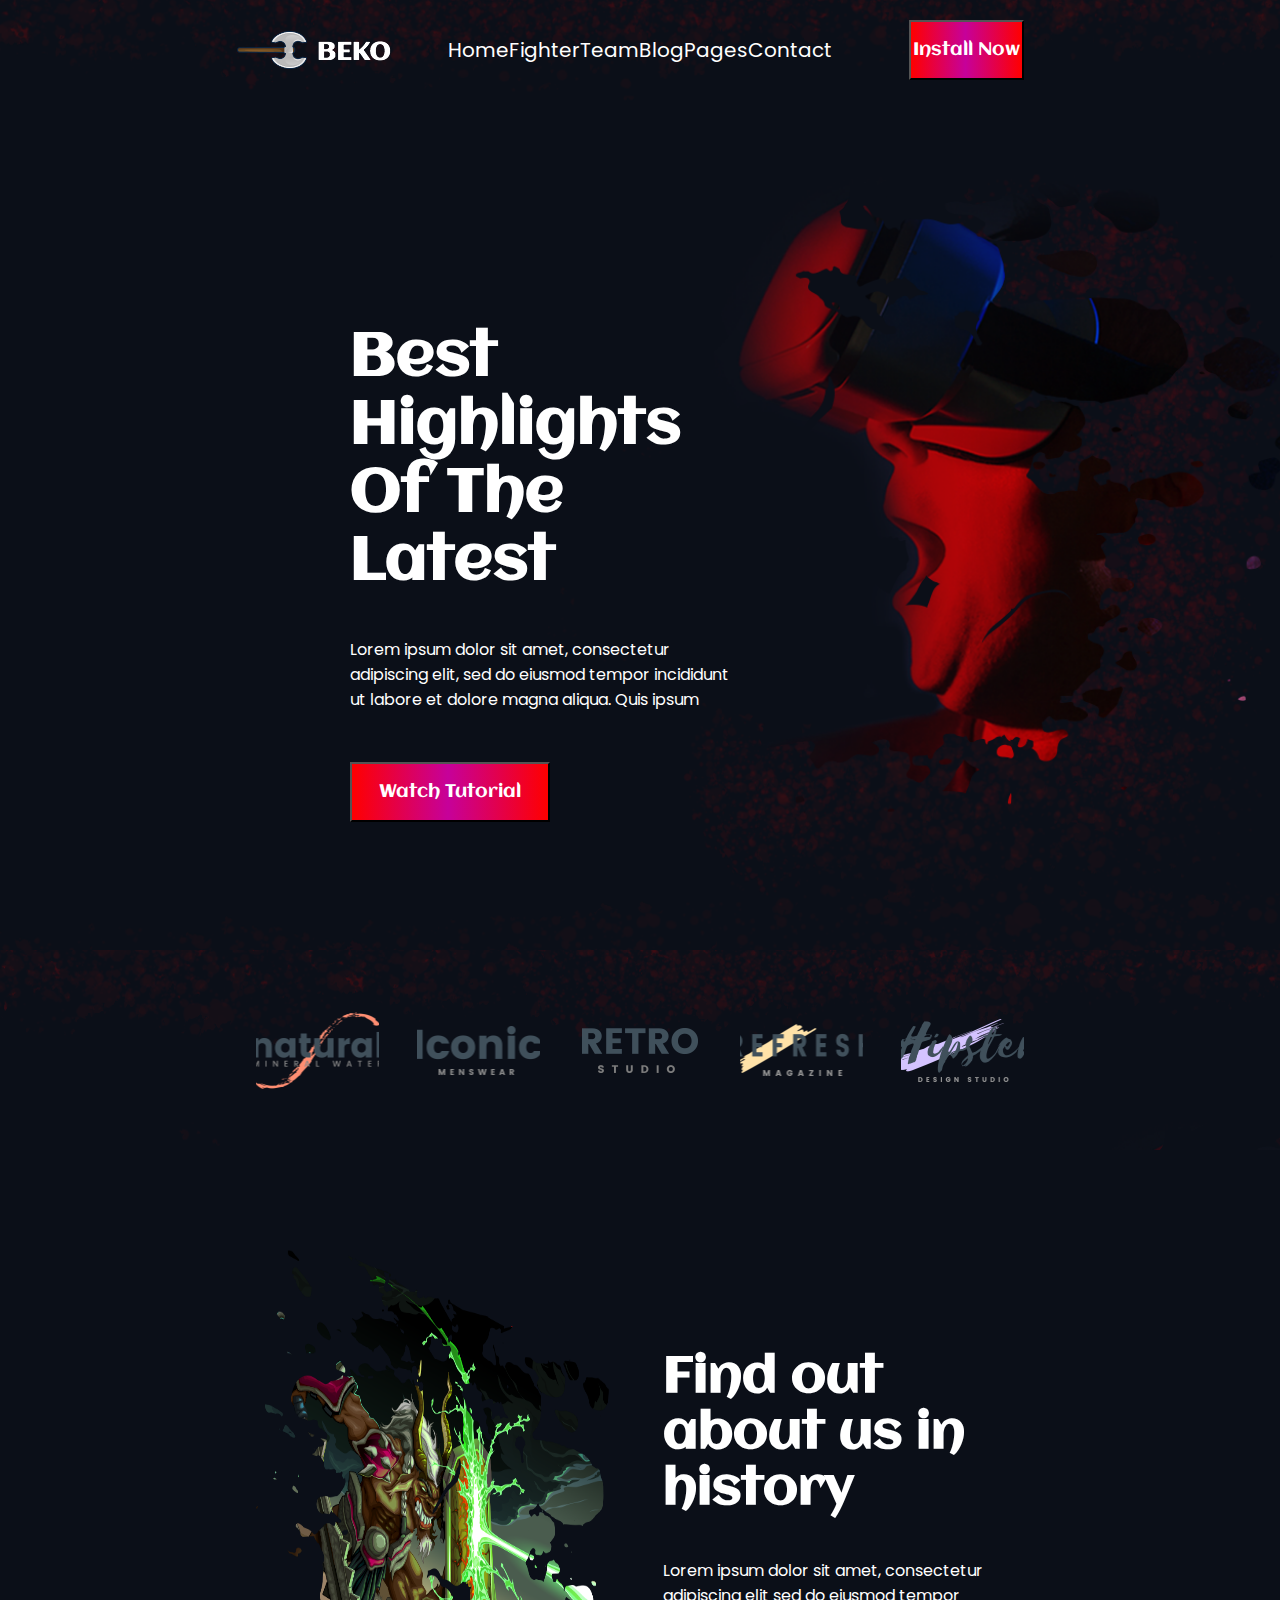
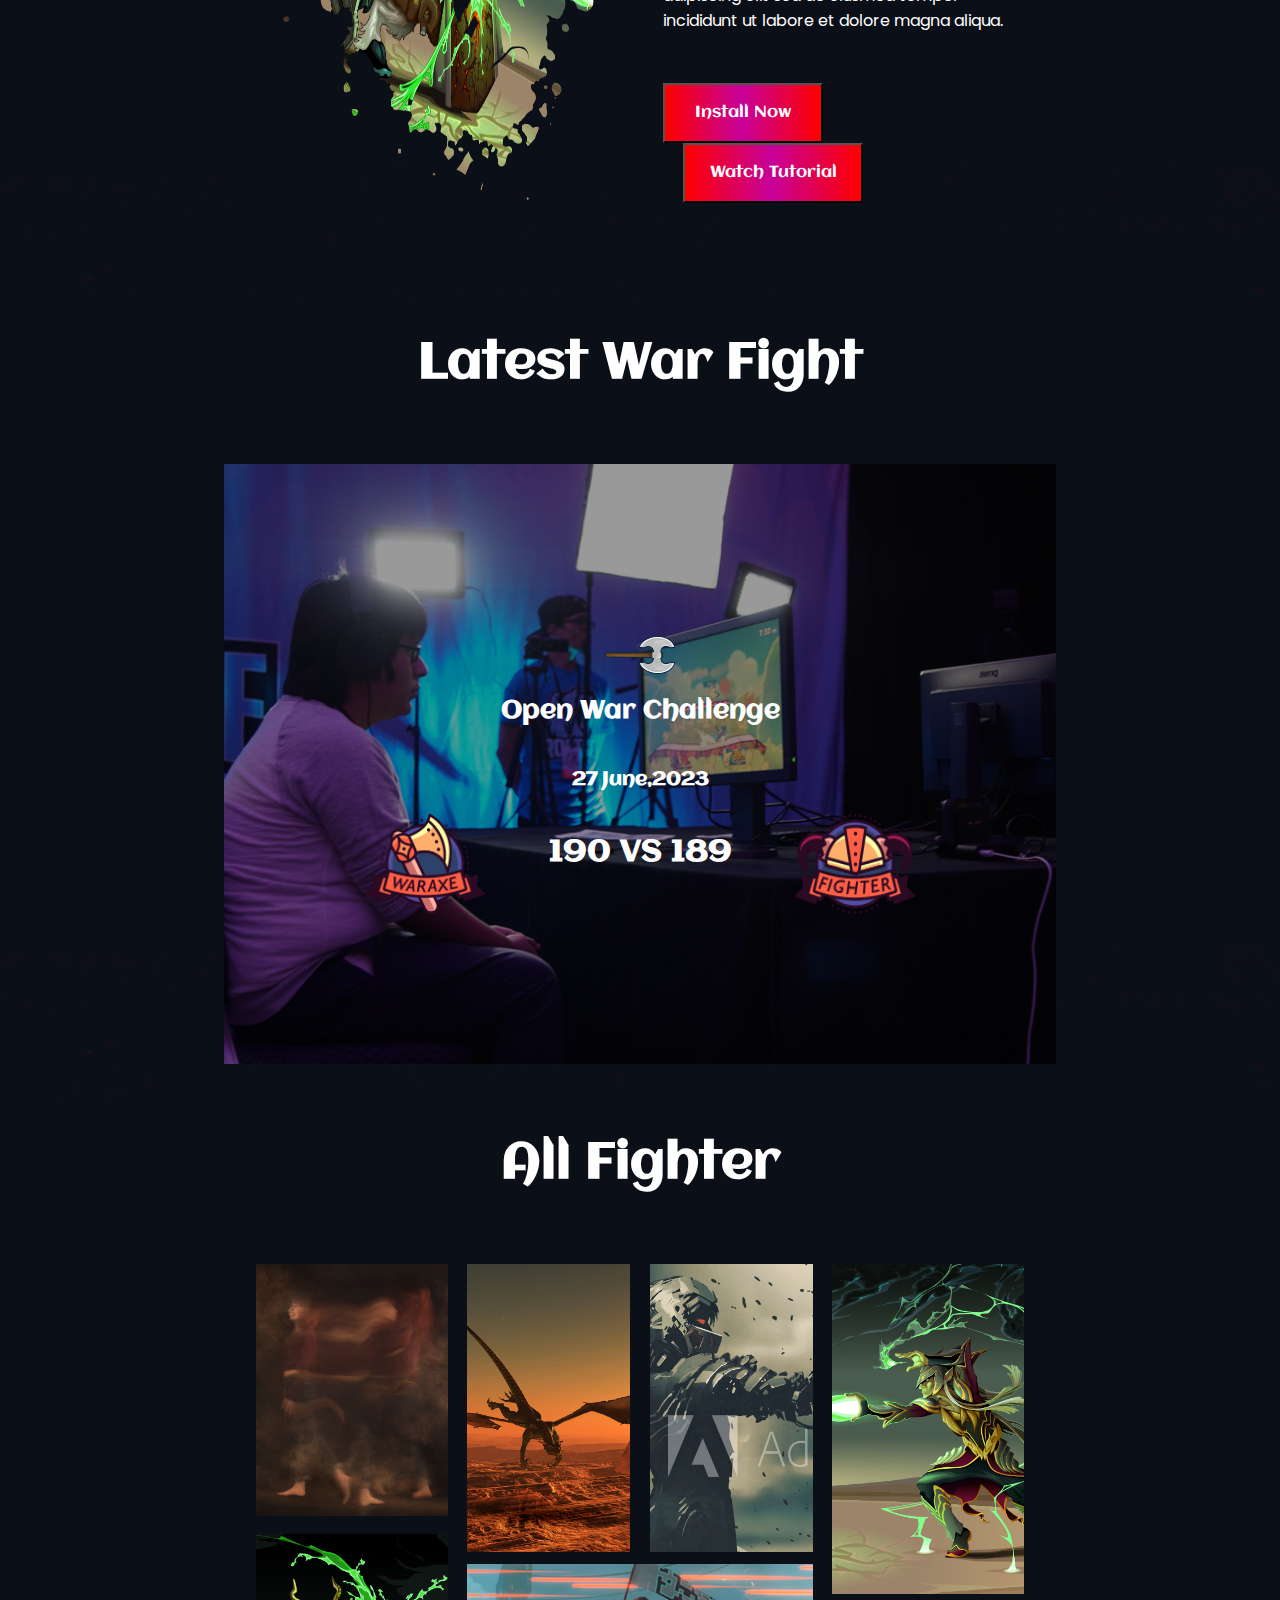
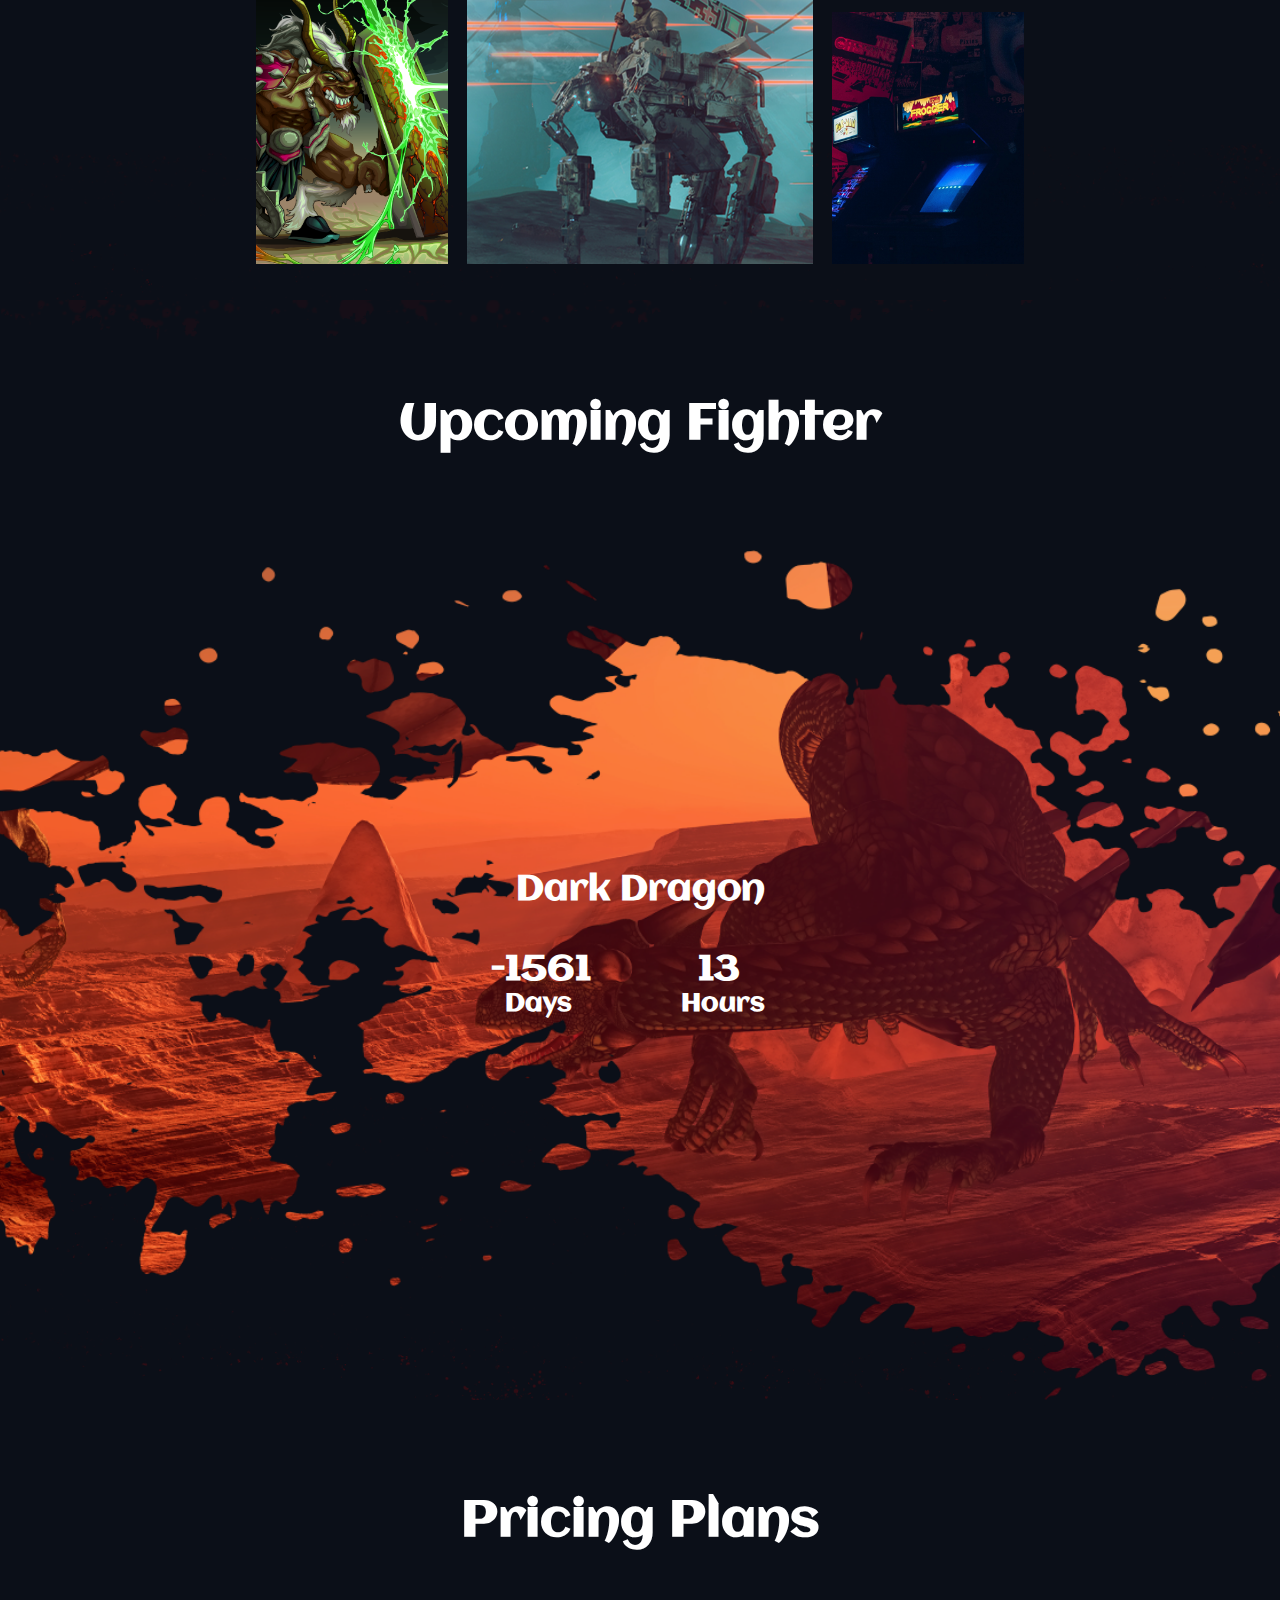
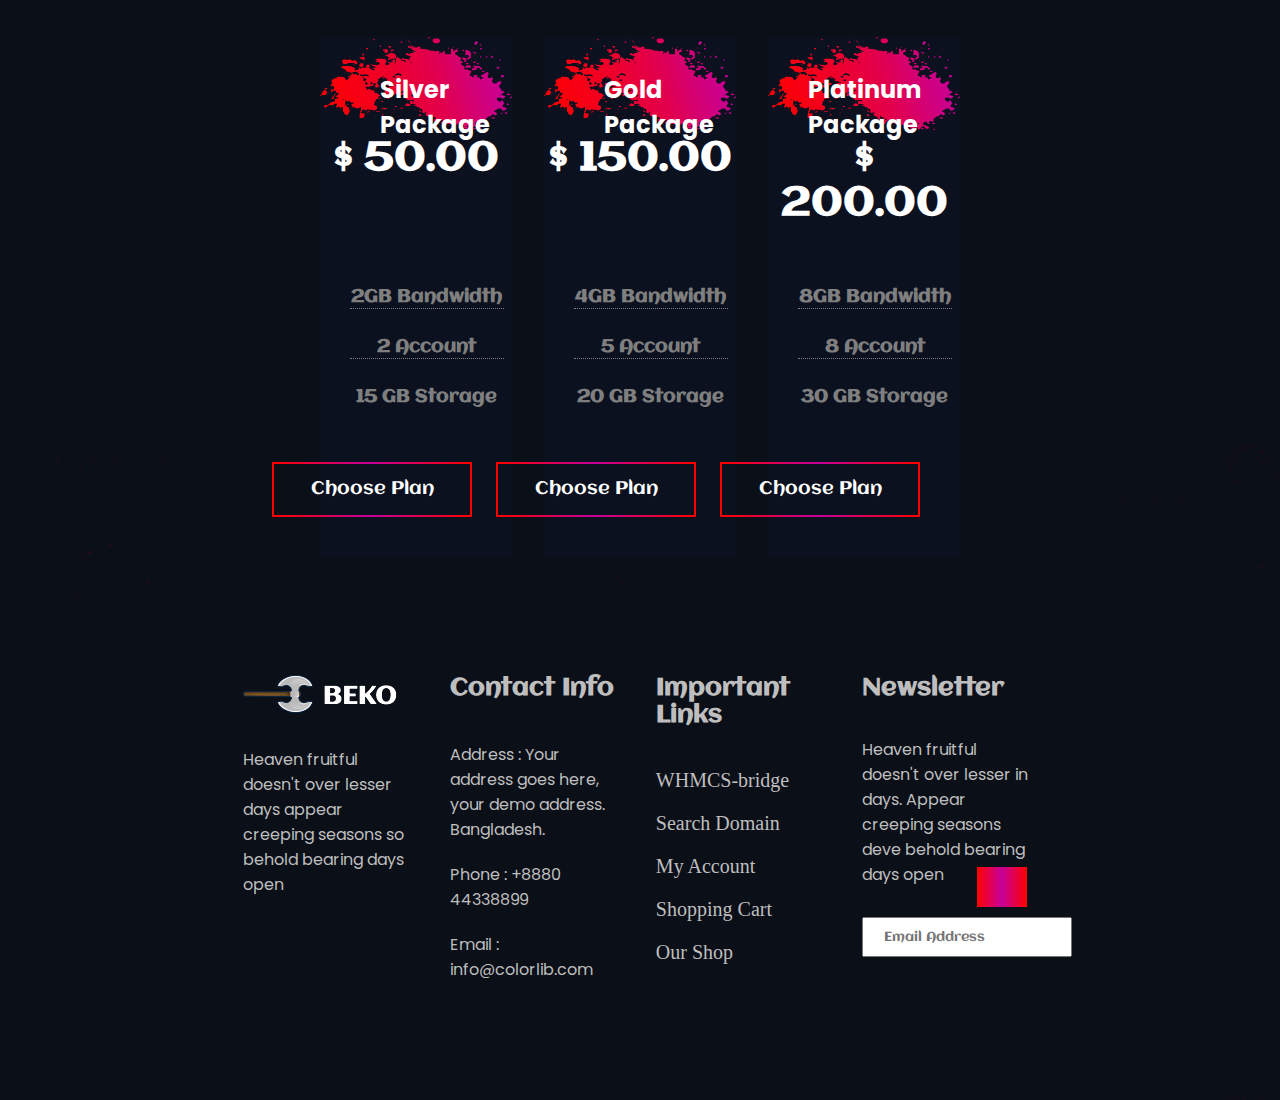
<file: web template 3/index.html>
<!DOCTYPE html>
<html lang="en">
<head>
    <meta charset="UTF-8">
    <meta name="viewport" content="width=device-width, initial-scale=1.0">
    <title>Web Template 4</title>
    <link rel="stylesheet" href="style.css">
    <link rel="stylesheet" href="meida.css">
    <link rel="stylesheet" href="https://cdnjs.cloudflare.com/ajax/libs/font-awesome/6.5.1/css/all.min.css" integrity="sha512-DTOQO9RWCH3ppGqcWaEA1BIZOC6xxalwEsw9c2QQeAIftl+Vegovlnee1c9QX4TctnWMn13TZye+giMm8e2LwA==" crossorigin="anonymous" referrerpolicy="no-referrer" />
    <!-- google fonts -->
    <link rel="preconnect" href="https://fonts.googleapis.com">
<link rel="preconnect" href="https://fonts.gstatic.com" crossorigin>
<link href="https://fonts.googleapis.com/css2?family=Arvo&family=Creepster&family=Grandiflora+One&family=Josefin+Sans&family=Karla:wght@300&family=Open+Sans:ital,wght@1,300&family=Poppins&family=Silkscreen:wght@400;700&display=swap" rel="stylesheet">
<link rel="preconnect" href="https://fonts.googleapis.com">
<link rel="preconnect" href="https://fonts.gstatic.com" crossorigin>
<link href="https://fonts.googleapis.com/css2?family=Aclonica&family=Arvo&family=Creepster&family=Grandiflora+One&family=Josefin+Sans&family=Karla:wght@300&family=Open+Sans:ital,wght@1,300&family=Poppins&family=Silkscreen:wght@400;700&display=swap" rel="stylesheet">
    <!-- google fonts -->
</head>
<body>
    <header>
            <div class="subheader">
                <div class="sub">
                    <div class="logo">
                        <img src="images/logo (1).png" alt="">
                    </div>
                    <nav>
                        <ul>
                            <li><a href="">Home</a></li>
                            <li><a href="">Fighter</a></li>
                            <li><a href="">Team</a></li>
                            <li><a href="">Blog</a></li>
                            <li><a href="">Pages</a></li>
                            <li><a href="">Contact</a></li>
                        </ul>
                    </nav>
                    <div class="button">
                        <button>Install Now</button>
                    </div>
                </div>
            </div>

            <div class="best">
                <h1>Best Highlights Of The Latest</h1>
                <p>Lorem ipsum dolor sit amet, consectetur adipiscing elit, sed do eiusmod tempor incididunt ut labore et dolore magna aliqua. Quis ipsum</p>
                <button>Watch Tutorial</button>
            </div>
    </header>    

    <section id="a1">
        <div class="logos">
            <div class="logo1"></div>
            <div class="logo2"></div>
            <div class="logo3"></div>
            <div class="logo4"></div>
            <div class="logo5"></div>
        </div>
    </section>

    <section id="a2">
        <div class="find">
            <div class="find1">
                <img src="images/about_img.png" alt="">
            </div>
            <div class="find2">
                <h1>Find out about us in history</h1>
                <p>Lorem ipsum dolor sit amet, consectetur adipiscing elit sed do eiusmod tempor incididunt ut labore et dolore magna aliqua.</p>
                <button id="btn2">Install Now</button>
                <button id="bu">Watch Tutorial</button>
            </div>
        </div>
    </section>

    <section id="a3">
        <h1 id="a3h1">Latest War Fight</h1>
        <div class="latest">
            <div class="latest1">
                <div class="img2"><img src="images/favicon.png"></div>
                <h2>Open War Challenge</h2>
                <h3>27 June,2023</h3>
                <div class="img3"><img src="images/war_logo_1.png" alt=""></div>
                <h1>190 VS 189</h1>
                <div class="img4"><img src="images/war_logo_2.png" alt=""></div>
            </div>
        </div>
    </section>

    <section id="a4">
        <h1 id="a4h1">All Fighter</h1>
        <div class="fighter">
            <div class="fighter1">
                <div class="f1">
                    <div class="f11"><i class="fa-brands fa-searchengin" style="color: #ffffff;"></i></div>
                </div>
                <div class="f2">
                    <div class="f22"><i class="fa-brands fa-searchengin" style="color: #ffffff;"></i></div>
                </div>
            </div>
            <div class="fighter2">
                <div class="f3">
                    <div class="f33"><i class="fa-brands fa-searchengin" style="color: #ffffff;"></i></div>
                </div>
                <div class="f4">
                    <div class="f44"><i class="fa-brands fa-searchengin" style="color: #ffffff;"></i></div>
                </div>
                <div class="f5">
                    <div class="f55"><i class="fa-brands fa-searchengin" style="color: #ffffff;"></i></div>
                </div>
            </div>
            <div class="fighter3">
                <div class="f6">
                    <div class="f66"><i class="fa-brands fa-searchengin" style="color: #ffffff;"></i></div>
                </div>
                <div class="f7">
                    <div class="f77"><i class="fa-brands fa-searchengin" style="color: #ffffff;"></i></div>
                </div>
            </div>
        </div>
    </section>

    <section id="a5">
        <h1>Upcoming Fighter</h1>
        <div class="a51">
            <div class="a52">
                <h2>Dark Dragon</h2>
                <h3 id="h31">-1561</h3>
                <h4 id="h41">Days</h4>
                <h3 id="h32">13</h3>
                <h4 id="h42">Hours</h4>
            </div>
        </div>
    </section>

    <section id="a6">
        <h1 id="a6h1">Pricing Plans</h1>
        <div class="plans">
            <div class="plan1">
                <img src="images/pricing_bg.png">
                <h2>Silver Package</h2>
                <h1>$ 50.00</h1>
                <h3 id="p1">2GB Bandwidth</h3>
                <h3 id="p2">2 Account</h3>
                <h3 id="p3">15 GB Storage</h3>
                <button>Choose Plan</button>
            </div>
            <div class="plan2">
                <img src="images/pricing_bg.png">
                <h2>Gold Package</h2>
                <h1>$ 150.00</h1>
                <h3 id="p1">4GB Bandwidth</h3>
                <h3 id="p2">5 Account</h3>
                <h3 id="p3">20 GB Storage</h3>
                <button>Choose Plan</button>
            </div>
            <div class="plan3">
                <img src="images/pricing_bg.png">
                <h2>Platinum Package</h2>
                <h1>$ 200.00</h1>
                <h3 id="p1">8GB Bandwidth</h3>
                <h3 id="p2">8 Account</h3>
                <h3 id="p3">30 GB Storage</h3>
                <button>Choose Plan</button>
            </div>
        </div>
    </section>

    <footer>
        <div class="foo">
            <div class="foo1">
                <img src="images/logo (1).png">
                <p>Heaven fruitful doesn't over lesser days appear creeping seasons so behold bearing days open</p>
            </div>
            <div class="foo2">
                <h1>Contact Info</h1>
                <h4 id="sp1">Address : Your address goes here, your demo address. Bangladesh.</h4>
                <h4 id="sp2">Phone : +8880 44338899</h4>
                <h4 id="sp2">Email : info@colorlib.com</h4>
            </div>
            <div class="foo3">
                <h1>Important Links</h1>
                <div class="al">
                    <a href="">WHMCS-bridge</a>
                    <a href="">Search Domain</a>
                    <a href="">My Account</a>
                    <a href="">Shopping Cart</a>
                    <a href="">Our Shop</a>
                </div>
            </div>
            <div class="foo4">
                <h1>Newsletter</h1>
                <p>Heaven fruitful doesn't over lesser in days. Appear creeping seasons deve behold bearing days open</p>
                <input type="email" placeholder="Email Address">
                <div class="send"><i class="fa-regular fa-paper-plane" style="color: #ffffff;"></i></div>
            </div>
        </div>
    </footer>
</body>
</html>
</file>
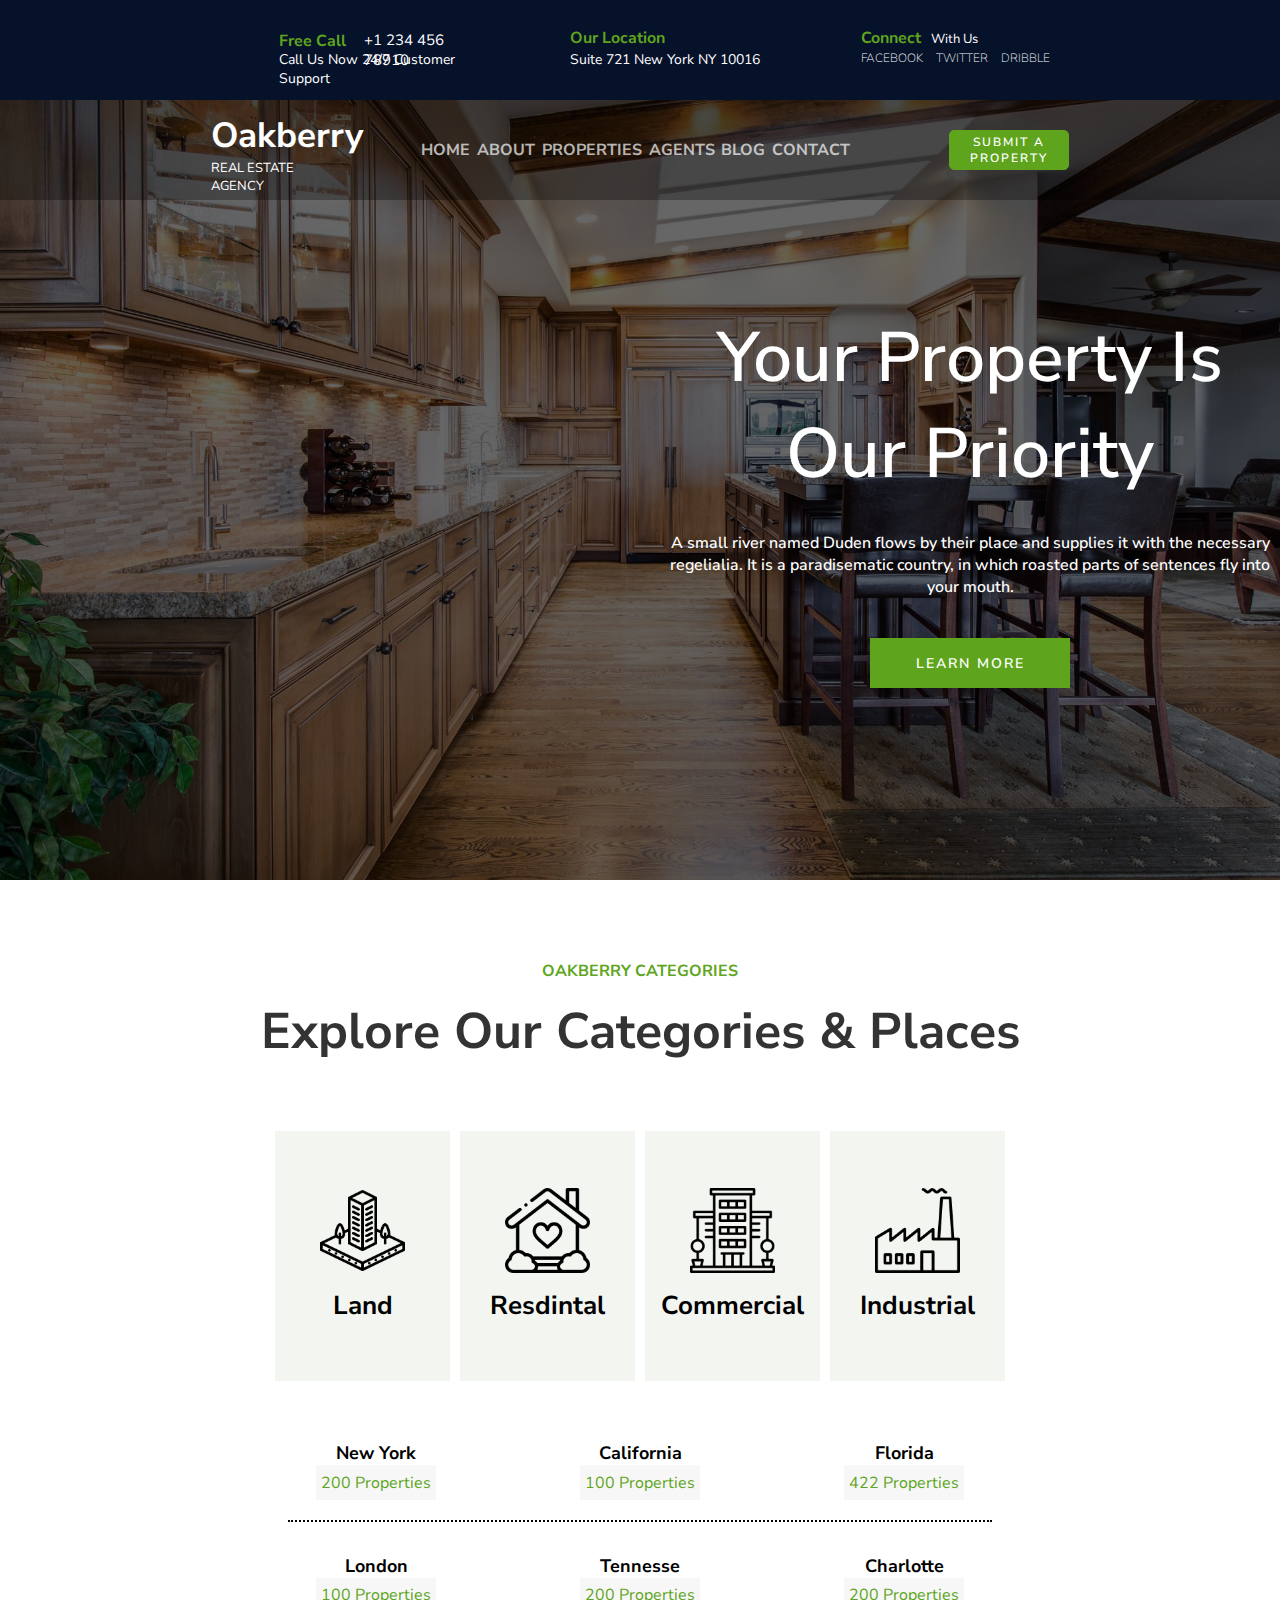
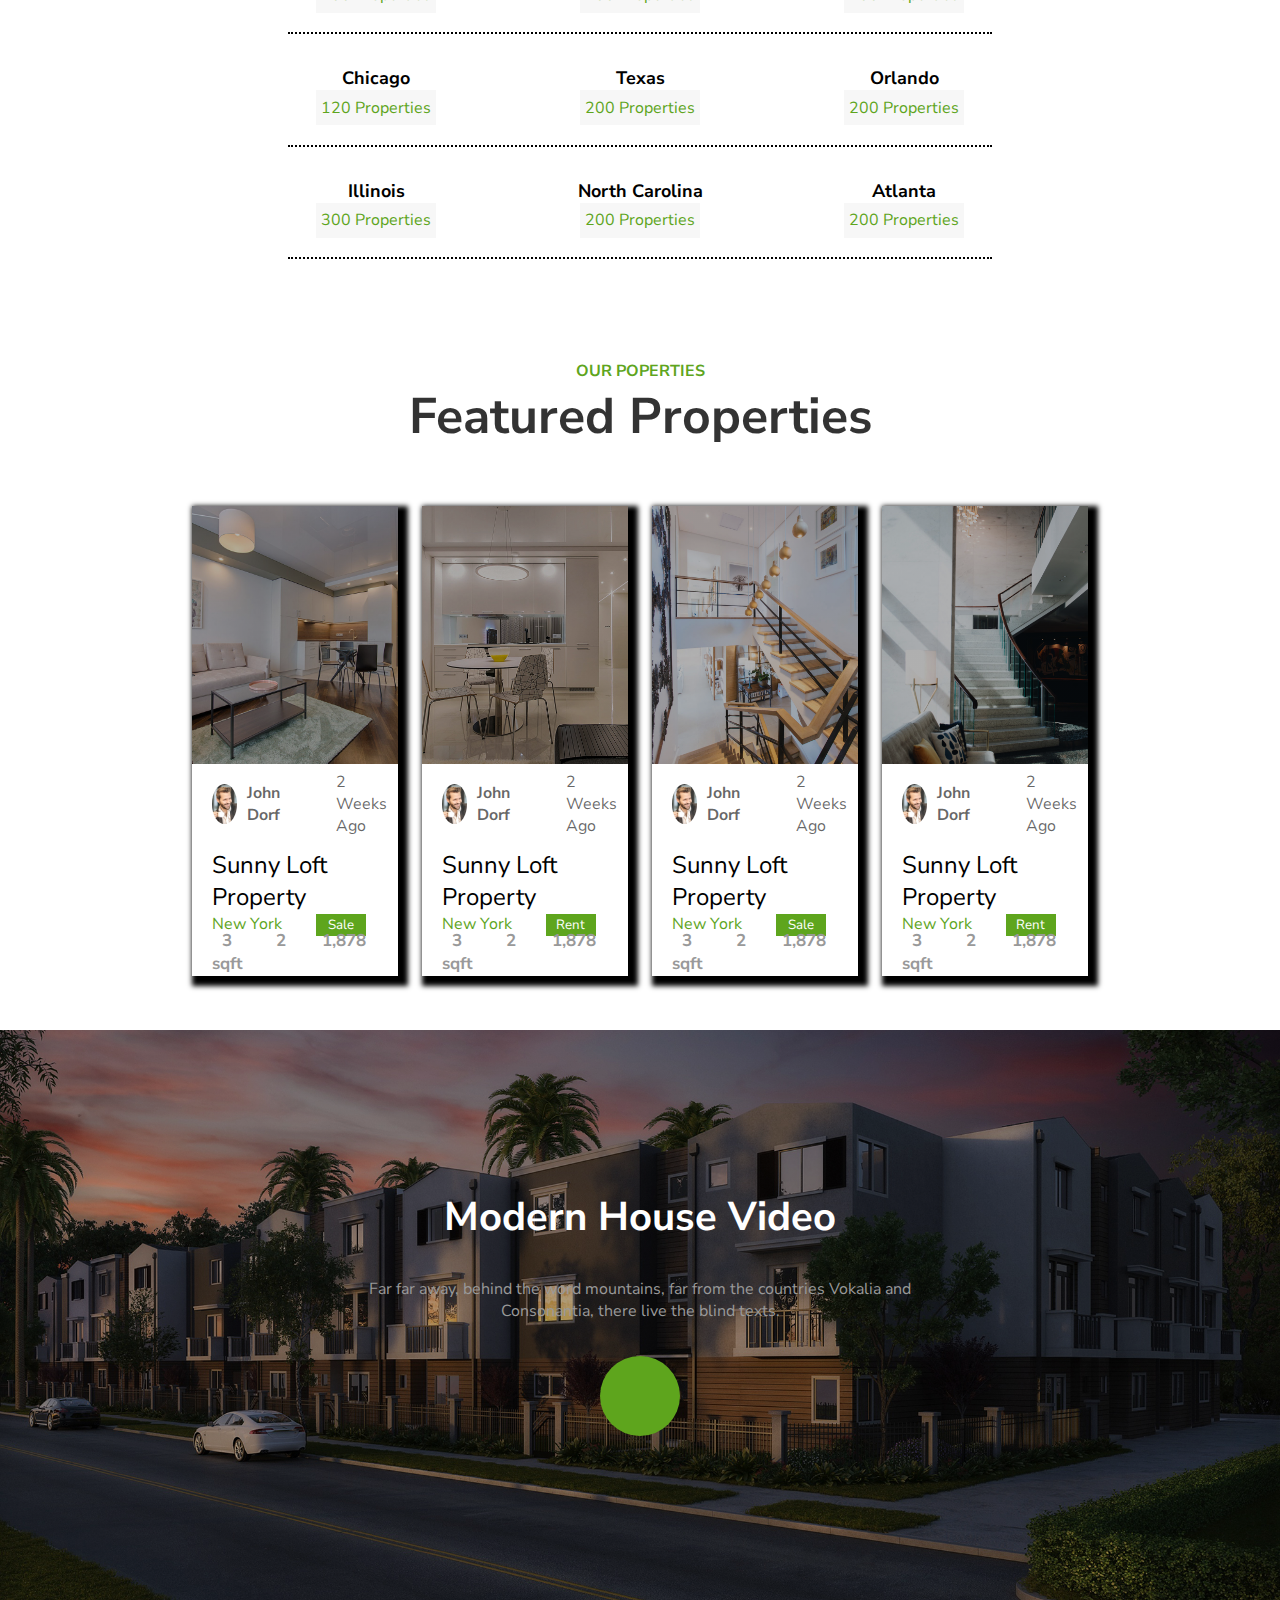
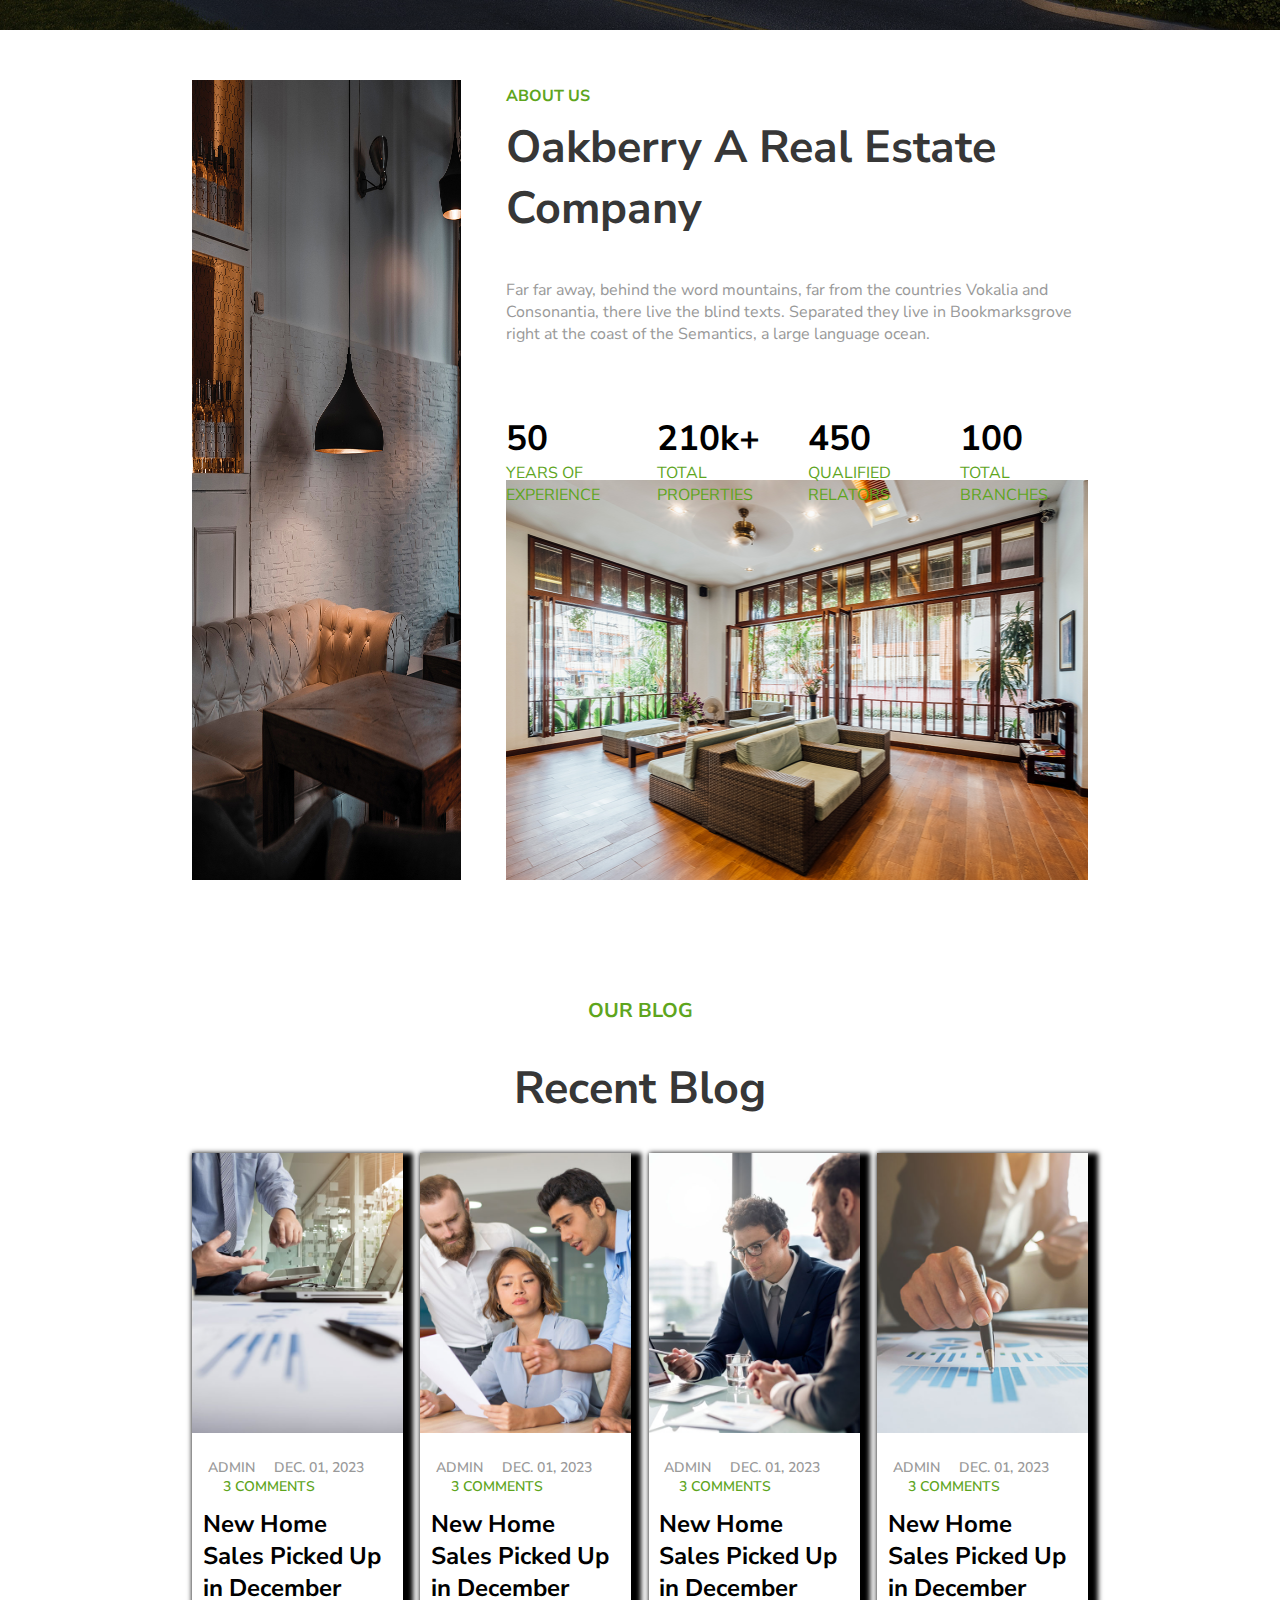
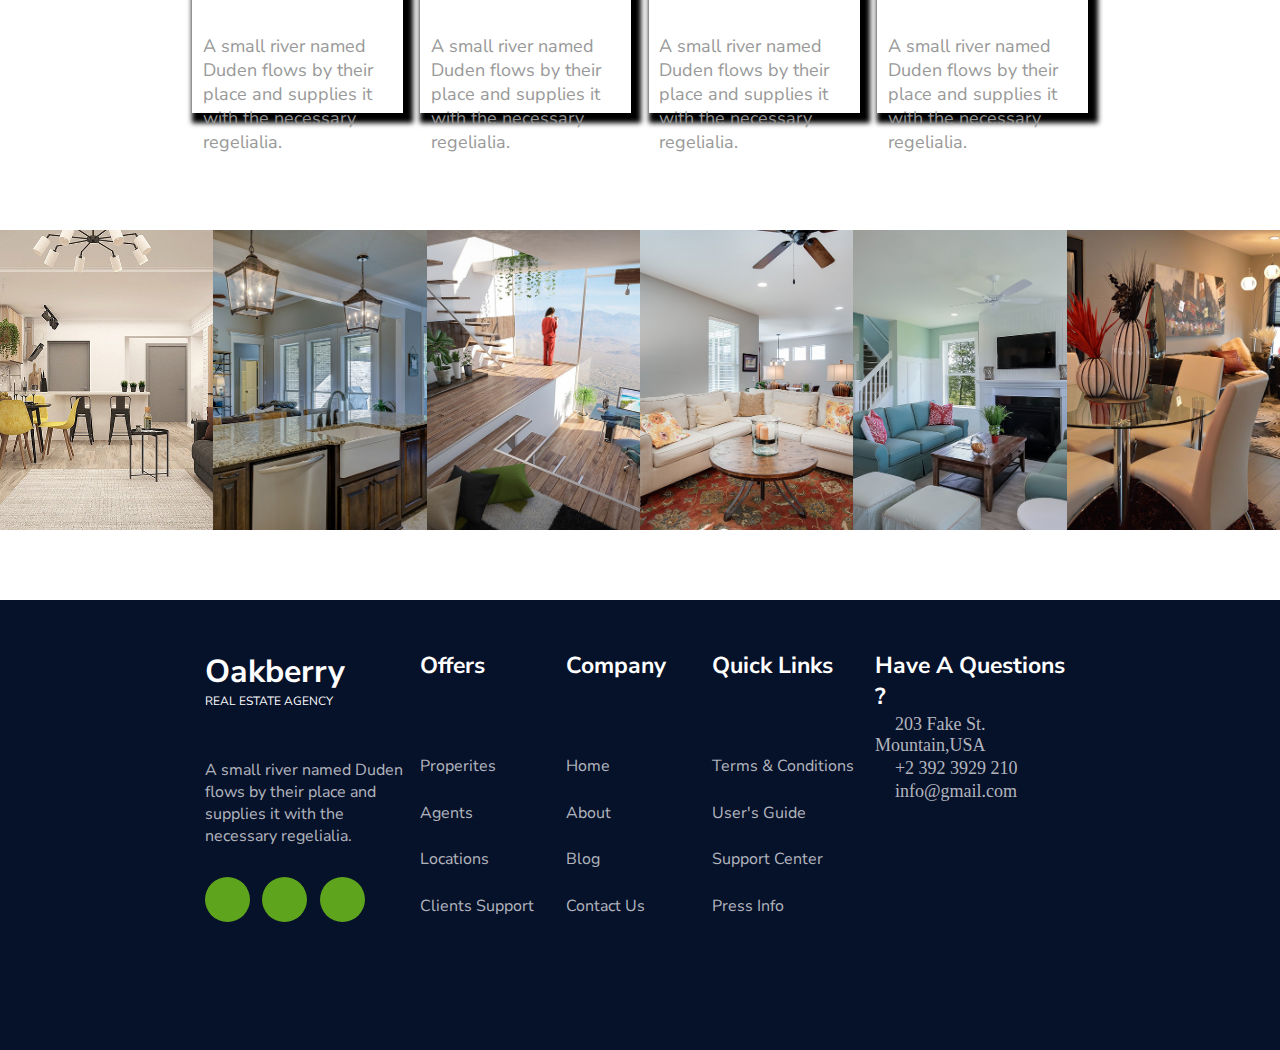
<file: web template 5/index.html>
<!DOCTYPE html>
<html lang="en">
<head>
    <meta charset="UTF-8">
    <meta name="viewport" content="width=device-width, initial-scale=1.0">
    <title>Web Template 6</title>
    <!-- font awesome cdn -->
    <link rel="stylesheet" href="https://cdnjs.cloudflare.com/ajax/libs/font-awesome/6.5.1/css/all.min.css" integrity="sha512-DTOQO9RWCH3ppGqcWaEA1BIZOC6xxalwEsw9c2QQeAIftl+Vegovlnee1c9QX4TctnWMn13TZye+giMm8e2LwA==" crossorigin="anonymous" referrerpolicy="no-referrer" />
    <!-- font awesome cdn -->
    <!-- google fonts -->
    <link rel="preconnect" href="https://fonts.googleapis.com">
    <link rel="preconnect" href="https://fonts.gstatic.com" crossorigin>
    <link href="https://fonts.googleapis.com/css2?family=Aclonica&family=Arvo&family=Creepster&family=Grandiflora+One&family=Josefin+Sans&family=Karla:wght@300&family=Lora:wght@500&family=Nunito+Sans:opsz@6..12&family=Open+Sans:ital,wght@1,300&family=Poppins&family=Silkscreen:wght@400;700&display=swap" rel="stylesheet">
    <!-- google fonts -->
    <link rel="stylesheet" href="style.css">
    <link rel="stylesheet" href="media.css">
</head>
<body>
    <header>
        <div class="subheader1">
            <div class="sub">
                <div class="free">
                    <div class="map"><i class="fa-solid fa-map"></i></div>
                    <h4>Free Call</h4>
                    <h6>+1 234 456 78910</h6><br>
                    <span>Call Us Now 24/7 Customer Support</span>    
                </div>  
                <div class="our">
                    <div class="o"><i class="fa-brands fa-telegram"></i></div>
                    <h4>Our Location</h4>
                    <span>Suite 721 New York NY 10016</span>
                </div>
                <div class="connect">
                    <div class="con"><i class="fa-brands fa-connectdevelop"></i></div>
                    <h4>Connect</h4>
                    <h6>With Us</h6><br>
                    <span>FACEBOOK TWITTER DRIBBLE</span>
                </div>
            </div>
        </div>

        <div class="subheader2">
            <div class="sub1">
                <div class="logo">
                    <h1>Oakberry</h1>
                    <h6>REAL ESTATE AGENCY</h6>
                </div>
                <nav>
                    <ul>
                        <li><a href="">HOME</a></li>
                        <li><a href="">ABOUT</a></li>
                        <li><a href="">PROPERTIES</a></li>
                        <li><a href="">AGENTS</a></li>
                        <li><a href="">BLOG</a></li>
                        <li><a href="">CONTACT</a></li>
                    </ul>
                </nav>
                <div class="btn">
                    <button>SUBMIT A PROPERTY</button>
                </div>
            </div>
        </div>

        <div class="your">
            <h1>Your Property Is Our Priority</h1>
            <p>A small river named Duden flows by their place and supplies it with the necessary regelialia. It is a paradisematic country, in which roasted parts of sentences fly into your mouth.</p>
            <center><button>LEARN MORE</button></center>
        </div>
    </header>

    <section id="a1">
        <h6>OAKBERRY CATEGORIES</h6>
        <h1>Explore Our Categories & Places</h1>
        <div class="cate">
            <div class="cate1"><img src="images/architect (2).png" width="85px" height="85px"><h2>Land</h2></div>
            <div class="cate2"><img src="images/home.png" width="85px" height="85px"><h2>Resdintal</h2></div>
            <div class="cate3"><img src="images/apartment.png" width="85px" height="85px"><h2>Commercial</h2></div>
            <div class="cate4"><img src="images/factory.png" width="85px" height="85px"><h2>Industrial</h2></div>
        </div>
        <div class="city">
            <div class="city1">
                <div class="vil1"><h3>New York</h3><button>200 Properties</button></div>
                <div class="vil2"><h3>California</h3><button>100 Properties</button></div>
                <div class="vil3"><h3>Florida</h3><button>422 Properties</button></div>
            </div>
            <div class="city2">
                <div class="vil4"><h3>London</h3><button>100 Properties</button></div>
                <div class="vil5"><h3>Tennesse</h3><button>200 Properties</button></div>
                <div class="vil6"><h3>Charlotte</h3><button>200 Properties</button></div>
            </div>
            <div class="city3">
                <div class="vil7"><h3>Chicago</h3><button>120 Properties</button></div>
                <div class="vil8"><h3>Texas</h3><button>200 Properties</button></div>
                <div class="vil9"><h3>Orlando</h3><button>200 Properties</button></div>
            </div>
            <div class="city4">
                <div class="vil10"><h3>Illinois</h3><button>300 Properties</button></div>
                <div class="vil11"><h3>North Carolina</h3><button>200 Properties</button></div>
                <div class="vil12"><h3>Atlanta</h3><button>200 Properties</button></div>
            </div>
        </div>
    </section>

    <section id="a2">
        <div class="le">
            <h6>OUR POPERTIES</h6>
            <h1>Featured Properties</h1>
        </div>
        <div class="feature">
            <div class="fea1">
                <div class="faimg"></div>
                <div class="client">
                <div class="john"></div>
                <h4>John Dorf</h4>
                <span>2 Weeks Ago</span>
                </div>
                <div class="sunny">
                    <h2>Sunny Loft Property</h2>
                    <i class="fa-solid fa-location-dot"></i>
                    <span>New York</span>
                    <button>Sale</button>
                </div>
                <div class="detail">
                    <i class="fa-solid fa-bed"></i><h2 id="de">3</h2>
                    <i class="fa-solid fa-bath"></i><h2 id="de1">2</h2>
                    <i class="fa-brands fa-uncharted"></i><h2 id="de2">1,878 sqft</h2>
                </div>
            </div>
            <div class="fea2">
                <div class="faimg2"></div>
                <div class="client">
                <div class="john"></div>
                <h4>John Dorf</h4>
                <span>2 Weeks Ago</span>
                </div>
                <div class="sunny">
                    <h2>Sunny Loft Property</h2>
                    <i class="fa-solid fa-location-dot"></i>
                    <span>New York</span>
                    <button>Rent</button>
                </div>
                <div class="detail">
                    <i class="fa-solid fa-bed"></i><h2 id="de">3</h2>
                    <i class="fa-solid fa-bath"></i><h2 id="de1">2</h2>
                    <i class="fa-brands fa-uncharted"></i><h2 id="de2">1,878 sqft</h2>
                </div>
            </div>
            <div class="fea3">
                <div class="faimg3"></div>
                <div class="client">
                <div class="john"></div>
                <h4>John Dorf</h4>
                <span>2 Weeks Ago</span>
                </div>
                <div class="sunny">
                    <h2>Sunny Loft Property</h2>
                    <i class="fa-solid fa-location-dot"></i>
                    <span>New York</span>
                    <button>Sale</button>
                </div>
                <div class="detail">
                    <i class="fa-solid fa-bed"></i><h2 id="de">3</h2>
                    <i class="fa-solid fa-bath"></i><h2 id="de1">2</h2>
                    <i class="fa-brands fa-uncharted"></i><h2 id="de2">1,878 sqft</h2>
                </div>
            </div>
            <div class="fea4">
                <div class="faimg4"></div>
                <div class="client">
                <div class="john"></div>
                <h4>John Dorf</h4>
                <span>2 Weeks Ago</span>
                </div>
                <div class="sunny">
                    <h2>Sunny Loft Property</h2>
                    <i class="fa-solid fa-location-dot"></i>
                    <span>New York</span>
                    <button>Rent</button>
                </div>
                <div class="detail">
                    <i class="fa-solid fa-bed"></i><h2 id="de">3</h2>
                    <i class="fa-solid fa-bath"></i><h2 id="de1">2</h2>
                    <i class="fa-brands fa-uncharted"></i><h2 id="de2">1,878 sqft</h2>
                </div>
            </div>
        </div>
    </section>

    <section id="a3">
        <div class="modern">
            <h1>Modern House Video</h1>
            <p>Far far away, behind the word mountains, far from the countries Vokalia and Consonantia, there live the blind texts.</p>
            <div class="play"><i class="fa-solid fa-play"></i></div>
        </div>
    </section>

    <section id="a4">
        <div class="about">
            <div class="about1"><img src="images/about.jpg" width="100%" height="100%"></div>
            <div class="about2">
                <div class="ab1">
                    <h6>ABOUT US</h6>
                    <h1>Oakberry A Real Estate Company</h1>
                    <p>Far far away, behind the word mountains, far from the countries Vokalia and Consonantia, there live the blind texts. Separated they live in Bookmarksgrove right at the coast of the Semantics, a large language ocean.</p>
                    <div class="abnum">
                        <div class="num1"><h3>50</h3><h4>YEARS OF EXPERIENCE</h4></div>
                        <div class="num2"><h3>210k+</h3><h4>TOTAL PROPERTIES</h4></div>
                        <div class="num3"><h3>450</h3><h4>QUALIFIED RELATORS</h4></div>
                        <div class="num4"><h3>100</h3><h4>TOTAL BRANCHES</h4></div>
                    </div>
                </div>
                <div class="ab2"></div>
            </div>
        </div>
    </section>

    <section id="a5">
        <h6>OUR BLOG</h6>
        <h1>Recent Blog</h1>
            <div class="blog">
                <div class="blog1">
                    <div class="r1"></div>
                    <div class="admin1">
                        <span id="ad1">ADMIN</span>
                        <span id="ad2">DEC. 01, 2023</span>
                        <span id="ad3">3 COMMENTS</span>
                    </div>
                    <h2>New Home Sales Picked Up in December</h2>
                    <p>A small river named Duden flows by their place and supplies it with the necessary regelialia.</p>
                </div>
                <div class="blog2">
                    <div class="r2"></div>
                    <div class="admin1">
                        <span id="ad1">ADMIN</span>
                        <span id="ad2">DEC. 01, 2023</span>
                        <span id="ad3">3 COMMENTS</span>
                    </div>
                    <h2>New Home Sales Picked Up in December</h2>
                    <p>A small river named Duden flows by their place and supplies it with the necessary regelialia.</p>
                </div>
                <div class="blog3">
                    <div class="r3"></div>
                    <div class="admin1">
                        <span id="ad1">ADMIN</span>
                        <span id="ad2">DEC. 01, 2023</span>
                        <span id="ad3">3 COMMENTS</span>
                    </div>
                    <h2>New Home Sales Picked Up in December</h2>
                    <p>A small river named Duden flows by their place and supplies it with the necessary regelialia.</p>
                </div>
                <div class="blog4">
                    <div class="r4"></div>
                    <div class="admin1">
                        <span id="ad1">ADMIN</span>
                        <span id="ad2">DEC. 01, 2023</span>
                        <span id="ad3">3 COMMENTS</span>
                    </div>
                    <h2>New Home Sales Picked Up in December</h2>
                    <p>A small river named Duden flows by their place and supplies it with the necessary regelialia.</p>
                </div>
            </div>
    </section>

    <section id="a6">
        <div class="a61"></div>
        <div class="a62"></div>
        <div class="a63"></div>
        <div class="a64"></div>
        <div class="a65"></div>
        <div class="a66"></div>
    </section>

    <footer>
        <div class="foo">
            <div class="foo1">
                <h1>Oakberry</h1>
                <h4>REAL ESTATE AGENCY</h4>
                <p>A small river named Duden flows by their place and supplies it with the necessary regelialia.</p>
                <div class="sc">
                    <div class="twi">
                        <i class="fa-brands fa-twitter"></i>
                        </div>
                        <div class="face">
                        <i class="fa-brands fa-facebook-f"></i>
                        </div>
                        <div class="inst">
                        <i class="fa-brands fa-instagram"></i>
                        </div>
                </div>
            </div>
            <div class="foo2">
                <h1>Offers</h1>
                <div class="alla">
                    <a href="">Properites</a>
                    <a href="">Agents</a>
                    <a href="">Locations</a>
                    <a href="">Clients Support</a>
                </div>
            </div>
            <div class="foo3">
                <h1>Company</h1>
                <div class="alla1">
                    <a href="">Home</a>
                    <a href="">About</a>
                    <a href="">Blog</a>
                    <a href="">Contact Us</a>
                </div>
            </div>
            <div class="foo4">
                <h1>Quick Links</h1>
                <div class="alla2">
                    <a href="">Terms & Conditions</a>
                    <a href="">User's Guide</a>
                    <a href="">Support Center</a>
                    <a href="">Press Info</a>
                </div>
            </div>
            <div class="foo5">
                <h1>Have A Questions ?</h1>
                <div class="lo"><i class="fa-solid fa-map"></i><span>203 Fake St. Mountain,USA</span></div>
                <div class="ni"><i class="fa-brands fa-telegram"></i><span>+2 392 3929 210</span></div>
                <div class="tel"><i class="fa-solid fa-phone"></i><span>info@gmail.com</span></div>
            </div>
        </div>
    </footer>
</body>
</html>
</file>
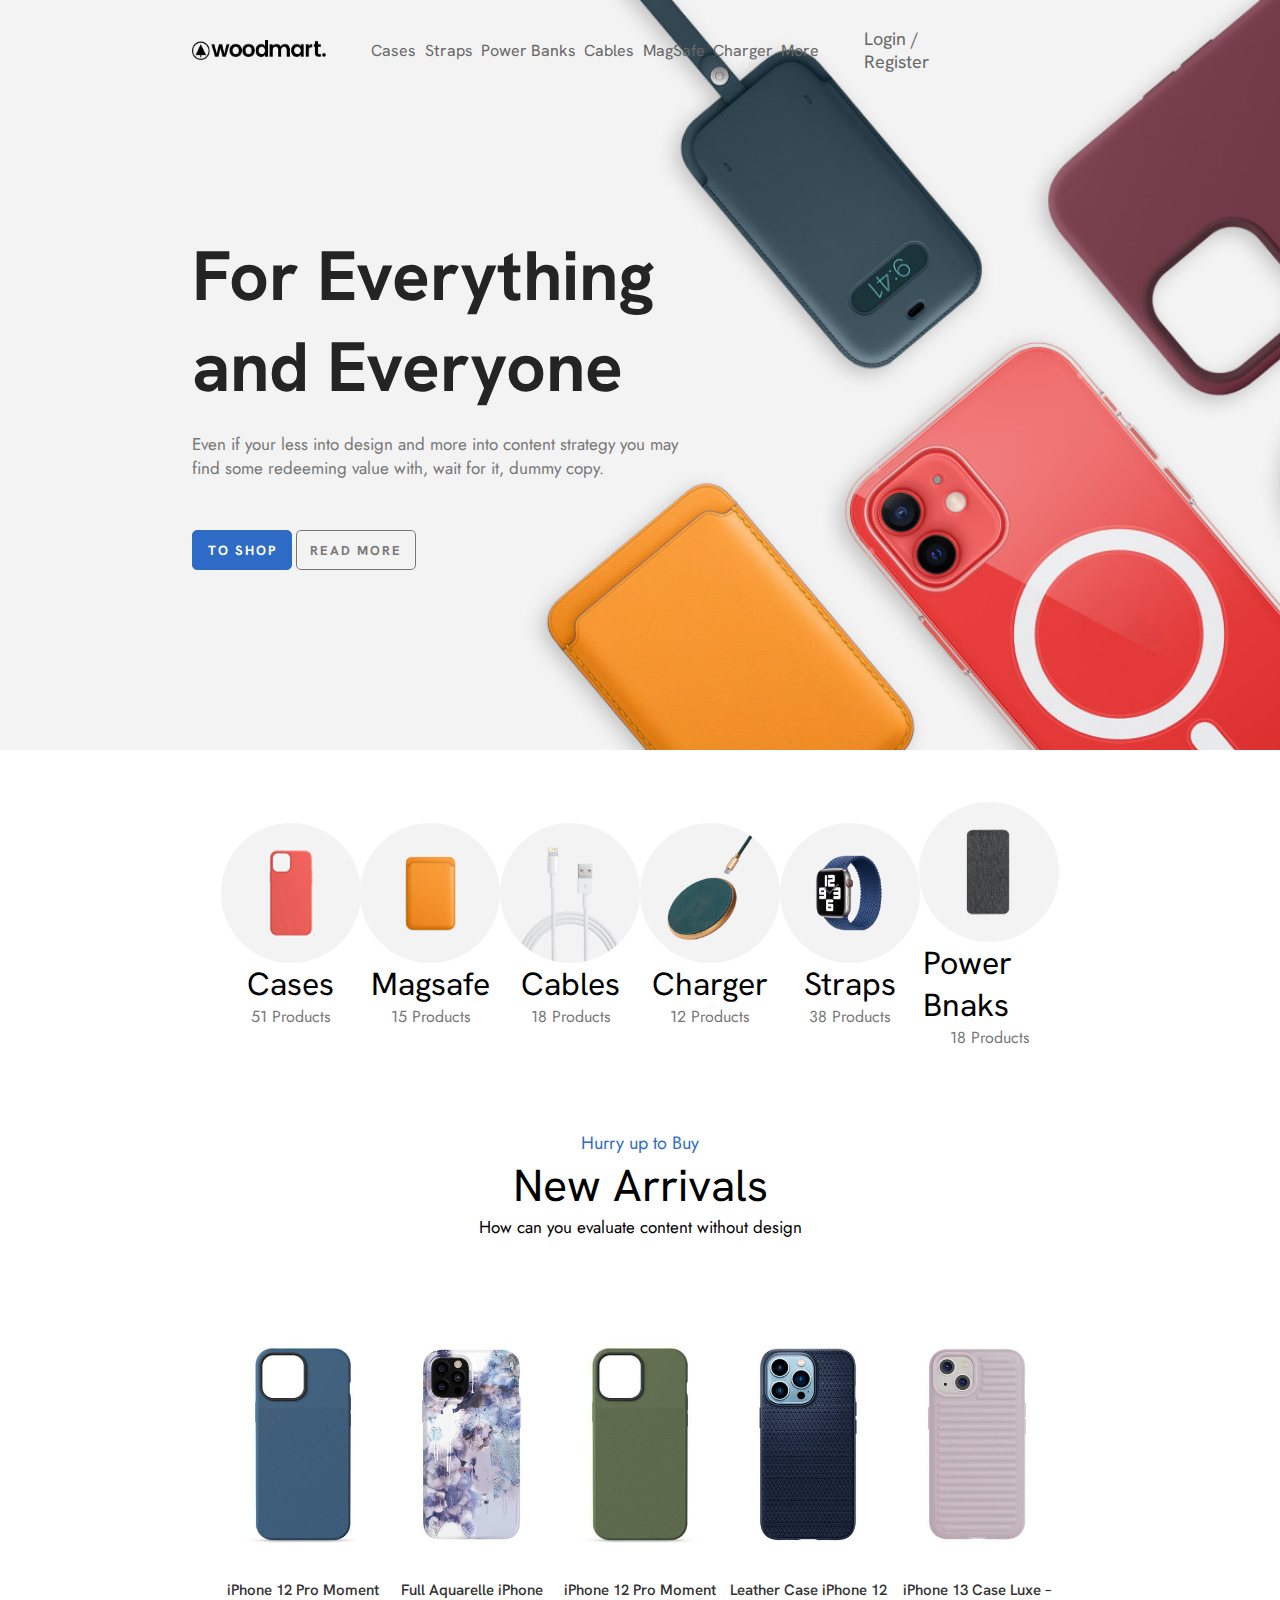
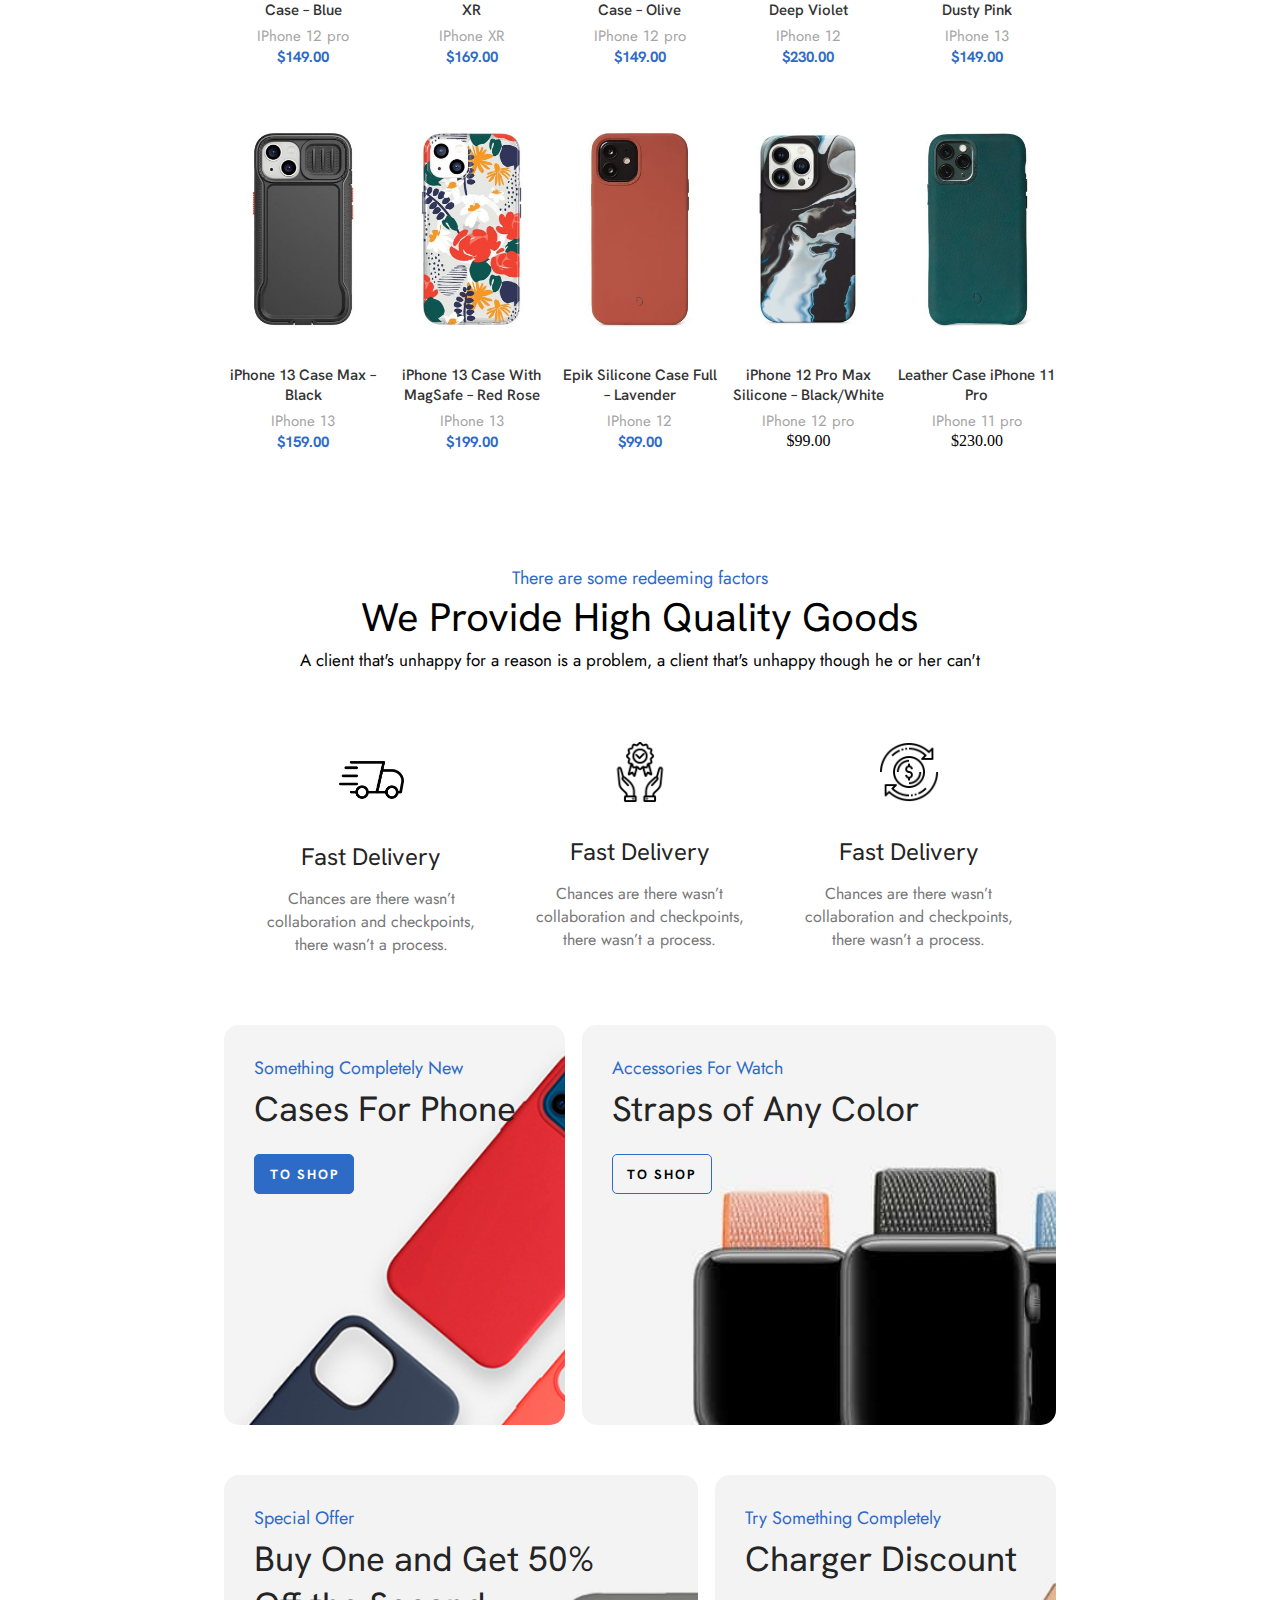
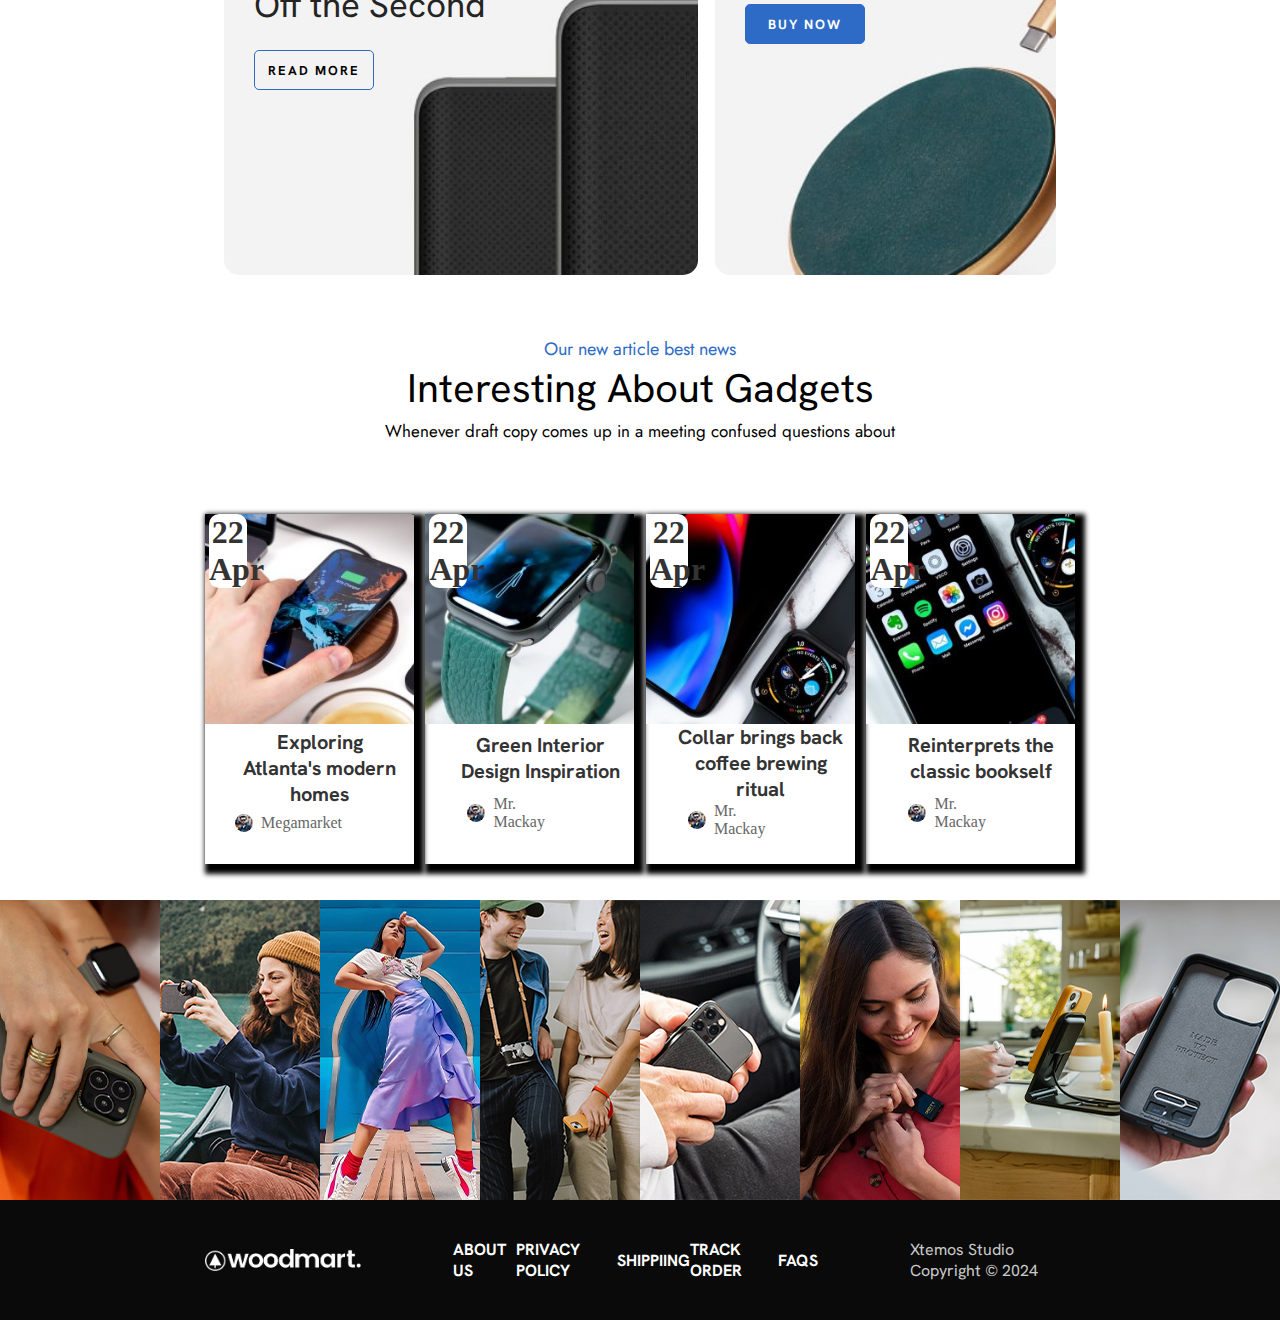
<file: web template 7/index.html>
<!DOCTYPE html>
<html lang="en">
<head>
    <meta charset="UTF-8">
    <meta name="viewport" content="width=device-width, initial-scale=1.0">
    <title>Web-Template 7</title>
    <link rel="stylesheet" href="style.css">
    <link rel="stylesheet" href="media.css">
    <link rel="preconnect" href="https://fonts.googleapis.com">
<link rel="preconnect" href="https://fonts.gstatic.com" crossorigin>
<link href="https://fonts.googleapis.com/css2?family=Hanken+Grotesk&display=swap" rel="stylesheet">
<link rel="preconnect" href="https://fonts.googleapis.com">
<link rel="preconnect" href="https://fonts.gstatic.com" crossorigin>
<link href="https://fonts.googleapis.com/css2?family=Jost:ital@1&display=swap" rel="stylesheet">
<link rel="stylesheet" href="https://cdnjs.cloudflare.com/ajax/libs/font-awesome/6.5.1/css/all.min.css" integrity="sha512-DTOQO9RWCH3ppGqcWaEA1BIZOC6xxalwEsw9c2QQeAIftl+Vegovlnee1c9QX4TctnWMn13TZye+giMm8e2LwA==" crossorigin="anonymous" referrerpolicy="no-referrer" />
</head>
<body>
    <header>
        <div class="subheader">
            <div class="sub">
                <div class="logo">
                    <img src="images/wood-logo-dark.png">
                </div>
                <nav>
                    <ul>
                        <li><a href="">Cases</a></li>
                        <li><a href="">Straps</a></li>
                        <li><a href="">Power Banks</a></li>
                        <li><a href="">Cables</a></li>
                        <li><a href="">MagSafe</a></li>
                        <li><a href="">Charger</a></li>
                        <li><a href="">More</a></li>
                    </ul>
                </nav>
                <div class="other">
                    <a href="">Login / Register</a>
                    <div class="other1">
                        <i class="fa-solid fa-magnifying-glass"></i>
                        <i class="fa-solid fa-shuffle"></i>
                        <i class="fa-regular fa-heart"></i>
                        <i class="fa-solid fa-cart-shopping"></i>
                    </div>
                </div>
            </div>
        </div>
        <div class="instruction">
            <h1>For Everything and Everyone</h1>
            <p>Even if your less into design and more into content strategy you may find some redeeming value with, wait for it, dummy copy.</p>
            <button id="btn1">TO SHOP</button>
            <button id="btn2">READ MORE</button>
        </div>
    </header>

        <section id="a1">
            <div class="cat">
                <div class="cat1">
                    <div class="case"></div>
                    <h1>Cases</h1>
                    <h4>51 Products</h4>
                </div>
                <div class="cat2">
                    <div class="magsafe"></div>
                    <h1>Magsafe</h1>
                    <h4>15 Products</h4>
                </div>
                <div class="cat3">
                    <div class="cable"></div>
                    <h1>Cables</h1>
                    <h4>18 Products</h4>
                </div>
                <div class="cat4">
                    <div class="charger"></div>
                    <h1>Charger</h1>
                    <h4>12 Products</h4>
                </div>
                <div class="cat5">
                    <div class="straps"></div>
                    <h1>Straps</h1>
                    <h4>38 Products</h4>
                </div>
                <div class="cat6">
                    <div class="power"></div>
                    <h1>Power Bnaks</h1>
                    <h4>18 Products</h4>
                </div>
            </div>
        </section>

        <section id="a2">
            <div class="a2text">
                <h4>Hurry up to Buy</h4>
                <h1>New Arrivals</h1>
                <h5>How can you evaluate content without design</h5>
            </div>
            <div class="backcover">
                <div class="back1">
                    <div class="backi1"></div>
                    <h5>iPhone 12 Pro Moment Case – Blue</h5>
                    <h6>IPhone 12 pro</h6>
                    <span>$149.00</span>
                </div>
                <div class="back2">
                    <div class="backi2"></div>
                    <h5>Full Aquarelle iPhone XR</h5>
                    <h6>IPhone XR</h6>
                    <span>$169.00</span>
                </div>
                <div class="back3">
                    <div class="backi3"></div>
                    <h5>iPhone 12 Pro Moment Case – Olive</h5>
                    <h6>IPhone 12 pro</h6>
                    <span>$149.00</span>
                </div>
                <div class="back4">
                    <div class="backi4"></div>
                    <h5>Leather Case iPhone 12 Deep Violet</h5>
                    <h6>IPhone 12</h6>
                    <span>$230.00</span>
                </div>
                <div class="back5">
                    <div class="backi5"></div>
                    <h5>iPhone 13 Case Luxe – Dusty Pink</h5>
                    <h6>IPhone 13</h6>
                    <span>$149.00</span>
                </div>
                <div class="back6">
                    <div class="backi6"></div>
                    <h5>iPhone 13 Case Max – Black</h5>
                    <h6>IPhone 13</h6>
                    <span>$159.00</span>
                </div>
                <div class="back7">
                    <div class="backi7"></div>
                    <h5>iPhone 13 Case With MagSafe – Red Rose</h5>
                    <h6>IPhone 13</h6>
                    <span>$199.00</span>
                </div>
                <div class="back8">
                    <div class="backi8"></div>
                    <h5>Epik Silicone Case Full – Lavender</h5>
                    <h6>IPhone 12</h6>
                    <span>$99.00</span>
                </div>
                <div class="back9">
                    <div class="backi9"></div>
                    <h5>iPhone 12 Pro Max Silicone – Black/White</h5>
                    <h6>IPhone 12 pro</h6>
                    <span>$99.00</span>
                </div>
                <div class="back10">
                    <div class="backi10"></div>
                    <h5>Leather Case iPhone 11 Pro</h5>
                    <h6>IPhone 11 pro</h6>
                    <span>$230.00</span>
                </div>
            </div>
        </section>

        <section id="a3">
            <div class="provide">
                <div class="p1">
                    <h4>There are some redeeming factors</h4>
                    <h1>We Provide High Quality Goods</h1>
                    <h5>A client that's unhappy for a reason is a problem, a client that's unhappy though he or her can't</h5>
                </div>
                <div class="best">
                    <div class="best1">
                        <img src="images/fast.png" height="65px" width="65px">
                        <h2>Fast Delivery</h2>
                        <p>Chances are there wasn’t collaboration and checkpoints, there wasn’t a process.</p>
                    </div>
                    <div class="best2">
                        <img src="images/quality-service.png" height="60px" width="60px">
                        <h2>Fast Delivery</h2>
                        <p>Chances are there wasn’t collaboration and checkpoints, there wasn’t a process.</p>
                    </div>
                    <div class="best3">
                        <img src="images/return-of-investment.png"  height="60px" width="60px">
                        <h2>Fast Delivery</h2>
                        <p>Chances are there wasn’t collaboration and checkpoints, there wasn’t a process.</p>
                    </div>
                </div>   
            </div>
        </section>

        <section id="a4">
            <div class="premium1">
                <div class="prem1">
                    <h5>Something Completely New</h5>
                    <h1>Cases For Phone</h1>
                    <button>TO SHOP</button>
                </div>
                <div class="prem2">
                    <div class="premi"></div>
                    <h5>Accessories For Watch</h5>
                    <h1>Straps of Any Color</h1>
                    <button>TO SHOP</button>
                </div>
            </div>
            <div class="premium2">
                <div class="prem3">
                    <h5>Special Offer</h5>
                    <h1>Buy One and Get 50% <br> Off the Second</h1>
                    <button>READ MORE</button>
                </div>
                <div class="prem4">
                    <h5>Try Something Completely</h5>
                    <h1>Charger Discount</h1>
                    <button>BUY NOW</button>
                </div>
            </div>
        </section>

        <section id="a5">
            <div class="interest">
                    <h4>Our new article best news</h4>
                    <h1>Interesting About Gadgets</h1>
                    <h5>Whenever draft copy comes up in a meeting confused questions about</h5>
            </div>
            <div class="watch">
                <div class="watch1">
                    <div class="wat1"><h1>22 Apr</h1></div>
                    <h4>Exploring Atlanta's modern homes</h4>
                    <div class="mega">
                        <img src="images/avatar-home.jpg">
                        <span>Megamarket</span>
                    </div>
                    <div class="mega1">
                        <i class="fa-regular fa-message"></i>
                        <i class="fa-solid fa-share-nodes"></i>
                    </div>
                </div>
                <div class="watch2">
                    <div class="wat2"><h1>22 Apr</h1></div>
                    <h4>Green Interior Design Inspiration</h4>
                    <div class="mega">
                        <img src="images/avatar-home.jpg">
                        <span>Mr. Mackay</span>
                    </div>
                    <div class="mega1">
                        <i class="fa-regular fa-message"></i>
                        <i class="fa-solid fa-share-nodes"></i>
                    </div>
                </div>
                <div class="watch3">
                    <div class="wat3"><h1>22 Apr</h1></div>
                    <h4>Collar brings back coffee brewing ritual</h4>
                    <div class="mega">
                        <img src="images/avatar-home.jpg">
                        <span>Mr. Mackay</span>
                    </div>
                    <div class="mega1">
                        <i class="fa-regular fa-message"></i>
                        <i class="fa-solid fa-share-nodes"></i>
                    </div>
                </div>
                <div class="watch4">
                    <div class="wat4"><h1>22 Apr</h1></div>
                    <h4>Reinterprets the classic bookself</h4>
                    <div class="mega">
                        <img src="images/avatar-home.jpg">
                        <span>Mr. Mackay</span>
                    </div>
                    <div class="mega1">
                        <i class="fa-regular fa-message"></i>
                        <i class="fa-solid fa-share-nodes"></i>
                    </div>
                </div>
            </div>
        </section>

        <section id="a6">
                <div class="photo1"></div>
                <div class="photo2"></div>
                <div class="photo3"></div>
                <div class="photo4"></div>
                <div class="photo5"></div>
                <div class="photo6"></div>
                <div class="photo7"></div>
                <div class="photo8"></div>
        </section>

        <footer>
            <div class="foo1">
                <div class="logo2">
                    <img src="images/wood-logo-white-reserve.png">
                </div>
                <div class="a2">
                    <a href="">ABOUT US</a>
                    <a href="">PRIVACY POLICY</a>
                    <a href="">SHIPPIING</a>
                    <a href="">TRACK ORDER</a>
                    <a href="">FAQS</a>
                </div>
                <div class="dis">
                    <p>Xtemos Studio Copyright © 2024</p>
                </div>
            </div>
        </footer>
</body>
</html>
</file>
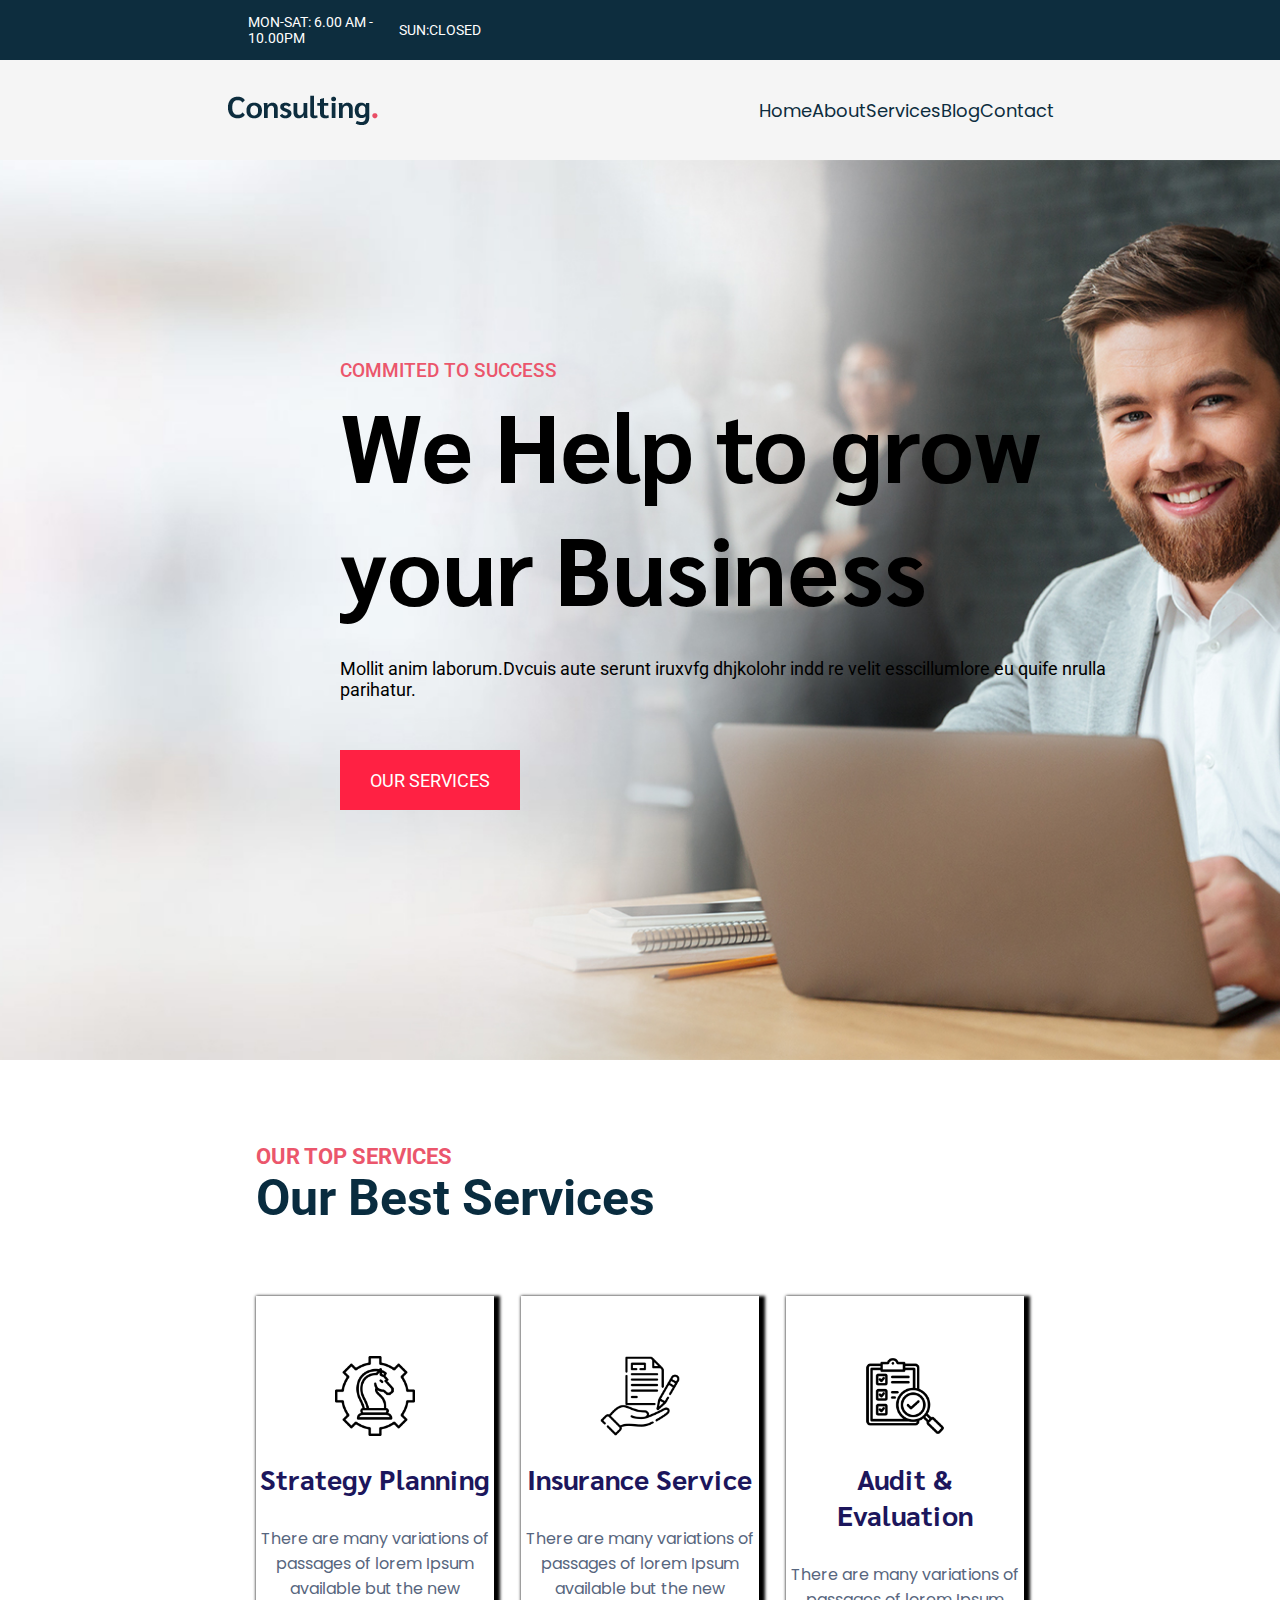
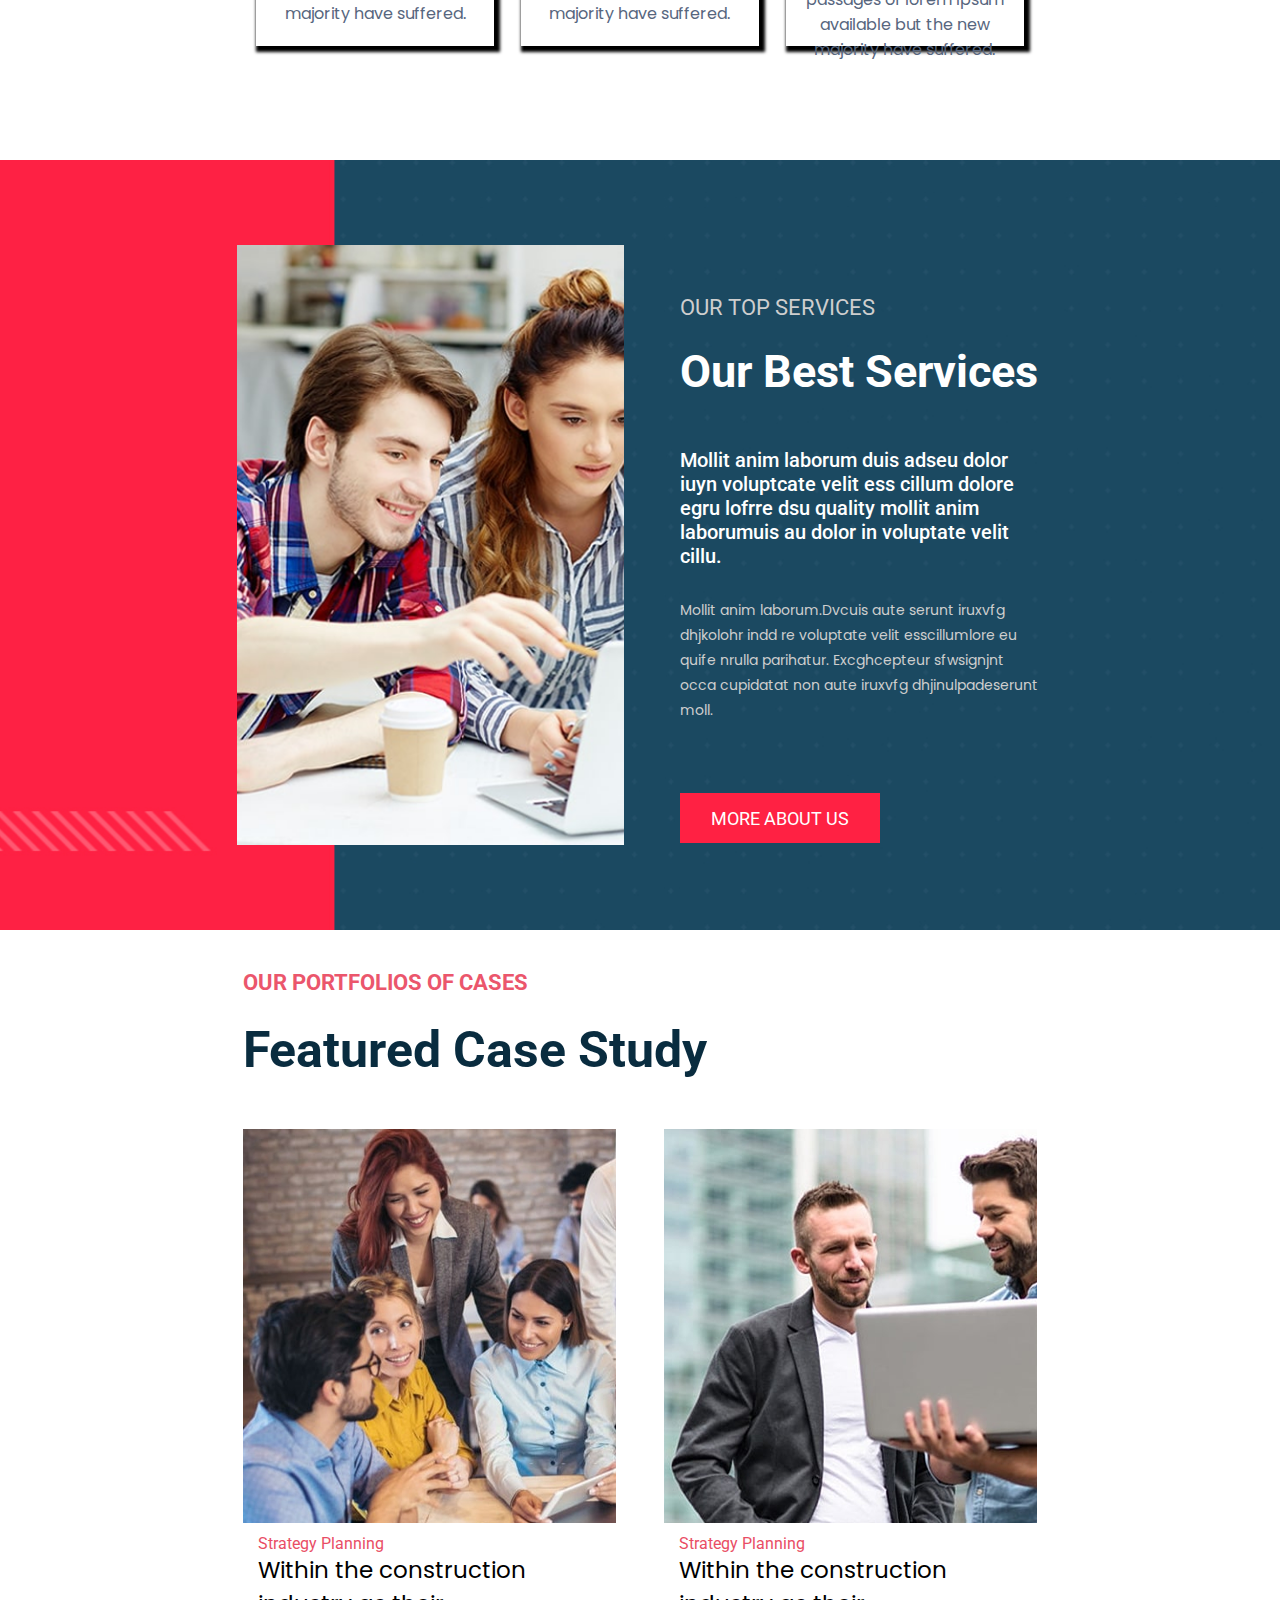
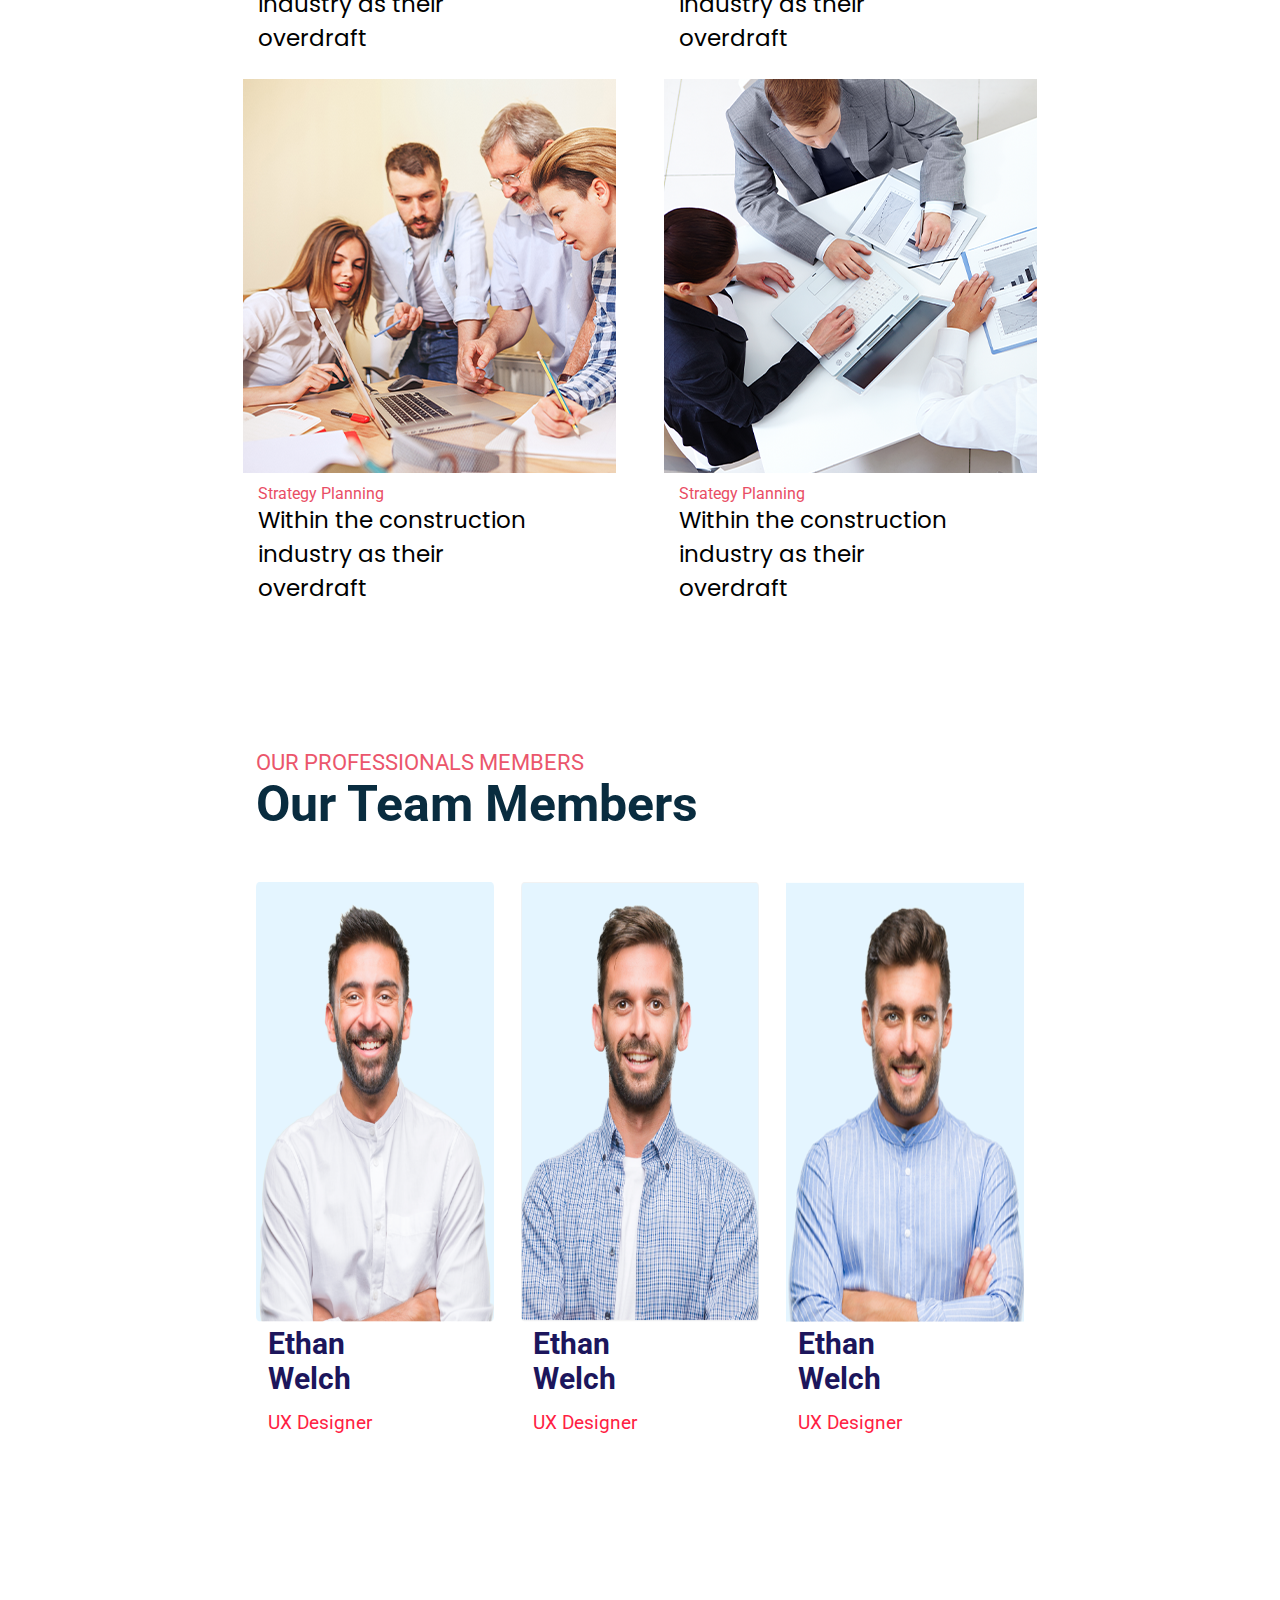
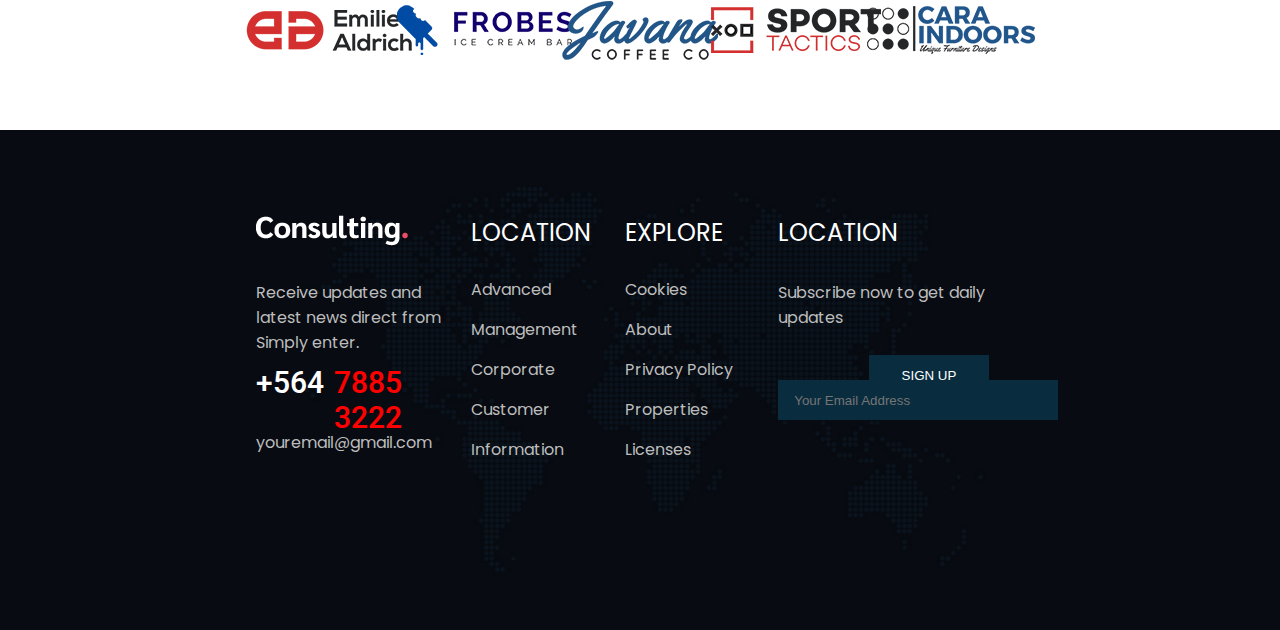
<file: web template 8/index.html>
<!DOCTYPE html>
<html lang="en">
<head>
    <meta charset="UTF-8">
    <meta name="viewport" content="width=device-width, initial-scale=1.0">
    <title>Web Template 9</title>
    <link rel="stylesheet" href="style.css">
    <link rel="stylesheet" href="media.css">
    <link rel="stylesheet" href="https://cdnjs.cloudflare.com/ajax/libs/font-awesome/6.5.1/css/all.min.css" integrity="sha512-DTOQO9RWCH3ppGqcWaEA1BIZOC6xxalwEsw9c2QQeAIftl+Vegovlnee1c9QX4TctnWMn13TZye+giMm8e2LwA==" crossorigin="anonymous" referrerpolicy="no-referrer" />
    <link rel="preconnect" href="https://fonts.googleapis.com">
<link rel="preconnect" href="https://fonts.gstatic.com" crossorigin>
<link href="https://fonts.googleapis.com/css2?family=Roboto&display=swap" rel="stylesheet">
<link rel="preconnect" href="https://fonts.googleapis.com">
<link rel="preconnect" href="https://fonts.gstatic.com" crossorigin>
<link href="https://fonts.googleapis.com/css2?family=Poppins&display=swap" rel="stylesheet">
<link rel="preconnect" href="https://fonts.googleapis.com">
<link rel="preconnect" href="https://fonts.gstatic.com" crossorigin>
<link href="https://fonts.googleapis.com/css2?family=Sarabun&display=swap" rel="stylesheet">
</head>
<body>
    <div class="smallhead">
        <div class="sm">
            <div class="time">
                <i class="far fa-clock"></i>
                <span id="mon">MON-SAT: 6.00 AM - 10.00PM</span>
                <span id="sun">SUN:CLOSED</span>
            </div>
            <div class="google">
                <i class="fab fa-facebook-f"></i>
                <i class="fab fa-twitter"></i>
                <i class="fab fa-linkedin-in"></i>
                <i class="fab fa-google-plus-g"></i>
            </div>
        </div>
    </div>

    <header>
        <div class="head1">
            <div class="logo">
                <img src="images/logo.png">
            </div>
            <nav>
                <ul>
                    <li><a href="">Home</a></li>
                    <li><a href="">About</a></li>
                    <li><a href="">Services</a></li>
                    <li><a href="">Blog</a></li>
                    <li><a href="">Contact</a></li>
                </ul>
            </nav>
        </div>
    </header>

    <section id="a1">
        <div class="instruction">
            <h3>COMMITED TO SUCCESS</h3>
            <h1>We Help to grow your Business</h1>
            <p>Mollit anim laborum.Dvcuis aute serunt iruxvfg dhjkolohr indd re velit esscillumlore eu quife nrulla parihatur.</p>
            <button>OUR SERVICES</button>
        </div>
    </section>

    <section id="a2">
        <div class="ser">
            <h3>OUR TOP SERVICES</h3>
            <h1>Our Best Services</h1>
        </div>
        <div class="services">
            <div class="services1">
                <img src="images/business-and-financ.png" width="80px" height="80px">
                <h1>Strategy Planning</h1>
                <p>There are many variations of passages of lorem Ipsum available but the new majority have suffered.</p>
            </div>
            <div class="services2">
                <img src="images/offer.png" height="80px" width="80px">
                <h1>Insurance Service</h1>
                <p>There are many variations of passages of lorem Ipsum available but the new majority have suffered.</p>
            </div>
            <div class="services3">
                <img src="images/audit.png" height="80px" width="80px">
                <h1>Audit & Evaluation</h1>
                <p>There are many variations of passages of lorem Ipsum available but the new majority have suffered.</p>
            </div>
        </div>
    </section>

    <section id="a3">
        <div class="services21">
            <div class="ser1"></div>
            <div class="ser2">
                <h3>OUR TOP SERVICES</h3>
                <h1>Our Best Services</h1>
                <h4>Mollit anim laborum duis adseu dolor iuyn voluptcate velit ess cillum dolore egru lofrre dsu quality mollit anim laborumuis au dolor in voluptate velit cillu.</h4>
                <p>Mollit anim laborum.Dvcuis aute serunt iruxvfg dhjkolohr indd re voluptate velit esscillumlore eu quife nrulla parihatur. Excghcepteur sfwsignjnt occa cupidatat non aute iruxvfg dhjinulpadeserunt moll.</p>
                <button>MORE ABOUT US</button>
            </div>
        </div>
    </section>

    <section id="a4">
                <h3>OUR PORTFOLIOS OF CASES</h3>
                <h1>Featured Case Study</h1>
                <div class="case">
                    <div class="case1">
                        <div class="casefire1">
                            <h4>Strategy Planning</h4>
                            <h5>Within the construction industry as their overdraft</h5>
                        </div>
                    </div>
                    <div class="case2">
                        <div class="casefire1">
                            <h4>Strategy Planning</h4>
                            <h5>Within the construction industry as their overdraft</h5>
                        </div>
                    </div>
                    <div class="case3">
                        <div class="casefire1">
                            <h4>Strategy Planning</h4>
                            <h5>Within the construction industry as their overdraft</h5>
                        </div>
                    </div>
                    <div class="case4">
                        <div class="casefire1">
                            <h4>Strategy Planning</h4>
                            <h5>Within the construction industry as their overdraft</h5>
                        </div>
                    </div>
                </div>
    </section>

    <section id="a5">
        <div class="mes">
                <h3>OUR PROFESSIONALS MEMBERS</h3>
                <h1>Our Team Members</h1>
        </div>
                
                <div class="member">
                    <div class="mem1">
                        <img src="images/team2.png" width="100%" height="80%">
                        <h2>Ethan Welch</h2>
                        <h4>UX Designer</h4>
                    </div>
                    <div class="mem2">
                        <img src="images/team3.png" width="100%" height="80%">
                        <h2>Ethan Welch</h2>
                        <h4>UX Designer</h4>
                    </div>
                    <div class="mem3">
                        <img src="images/team1.png" width="100%" height="80%">
                        <h2>Ethan Welch</h2>
                        <h4>UX Designer</h4>
                    </div>
                </div>
    </section>

    <section id="a6">
        <div class="brands">
            <div class="brands1"><img src="images/brand1.png"></div>
            <div class="brands2"><img src="images/brand2.png"></div>
            <div class="brands3"><img src="images/brand3.png"></div>
            <div class="brands4"><img src="images/brand4.png"></div>
            <div class="brands5"><img src="images/brand5.png"></div>
        </div>
    </section>

    <footer>
        <div class="foo">
            <div class="foo1">
                <img src="images/logo2_footer.png">
                <p>Receive updates and latest news direct from Simply enter.</p>
                <h3 id="nu1">+564</h3>
                <h3 id="nu2">7885 3222</h3>
                <span>youremail@gmail.com</span>
            </div>
            <div class="foo2">
                <h1>LOCATION</h1>
                <div class="all1">
                    <a href="">Advanced</a>
                    <a href="">Management</a>
                    <a href="">Corporate</a>
                    <a href="">Customer</a>
                    <a href="">Information</a>
                </div>
            </div>
            <div class="foo3">
                <h1>EXPLORE</h1>
                <div class="all2">
                    <a href="">Cookies</a>
                    <a href="">About</a>
                    <a href="">Privacy Policy</a>
                    <a href="">Properties</a>
                    <a href="">Licenses</a>
                </div>
            </div>
            <div class="foo4">
                <h1>LOCATION</h1>
                <h4>Subscribe now to get daily updates</h4>
                <input type="email" placeholder="Your Email Address">
                <button>SIGN UP</button>
            </div>
        </div>
    </footer>
</body>
</html>
</file>
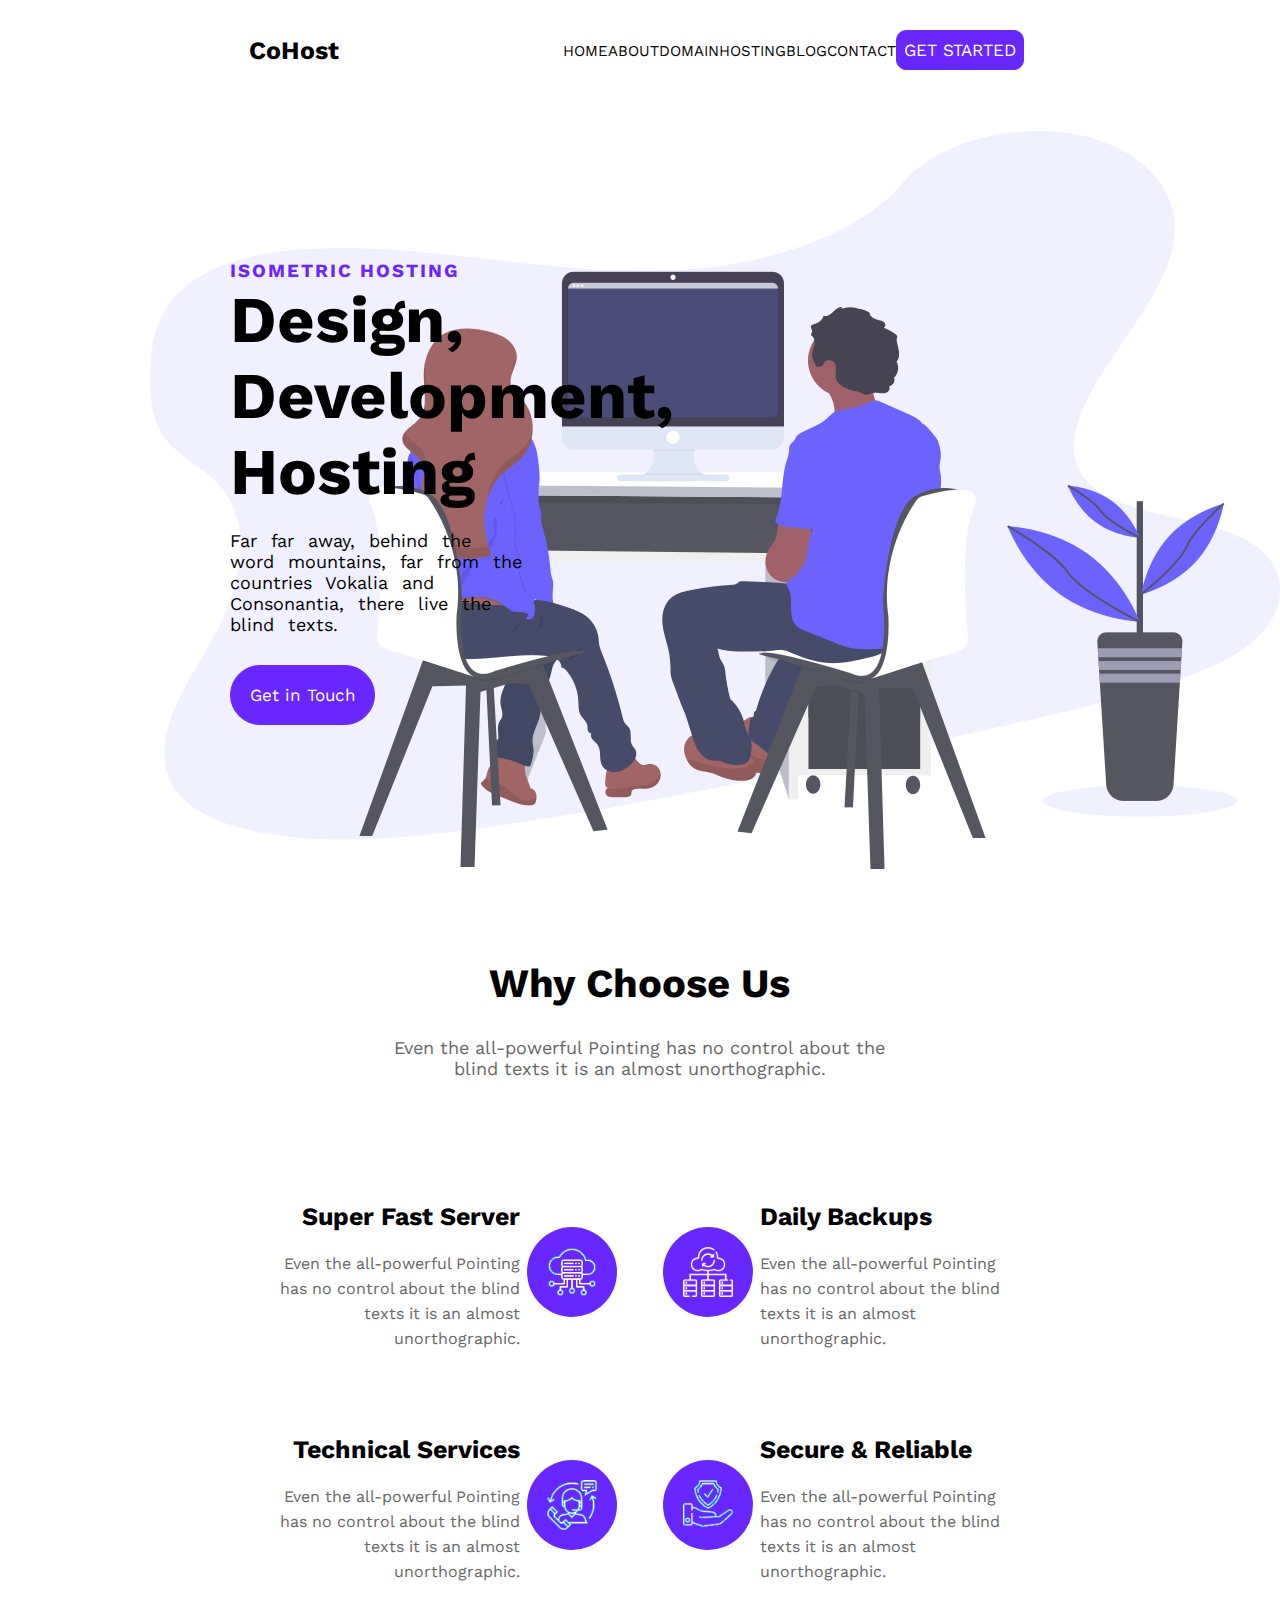
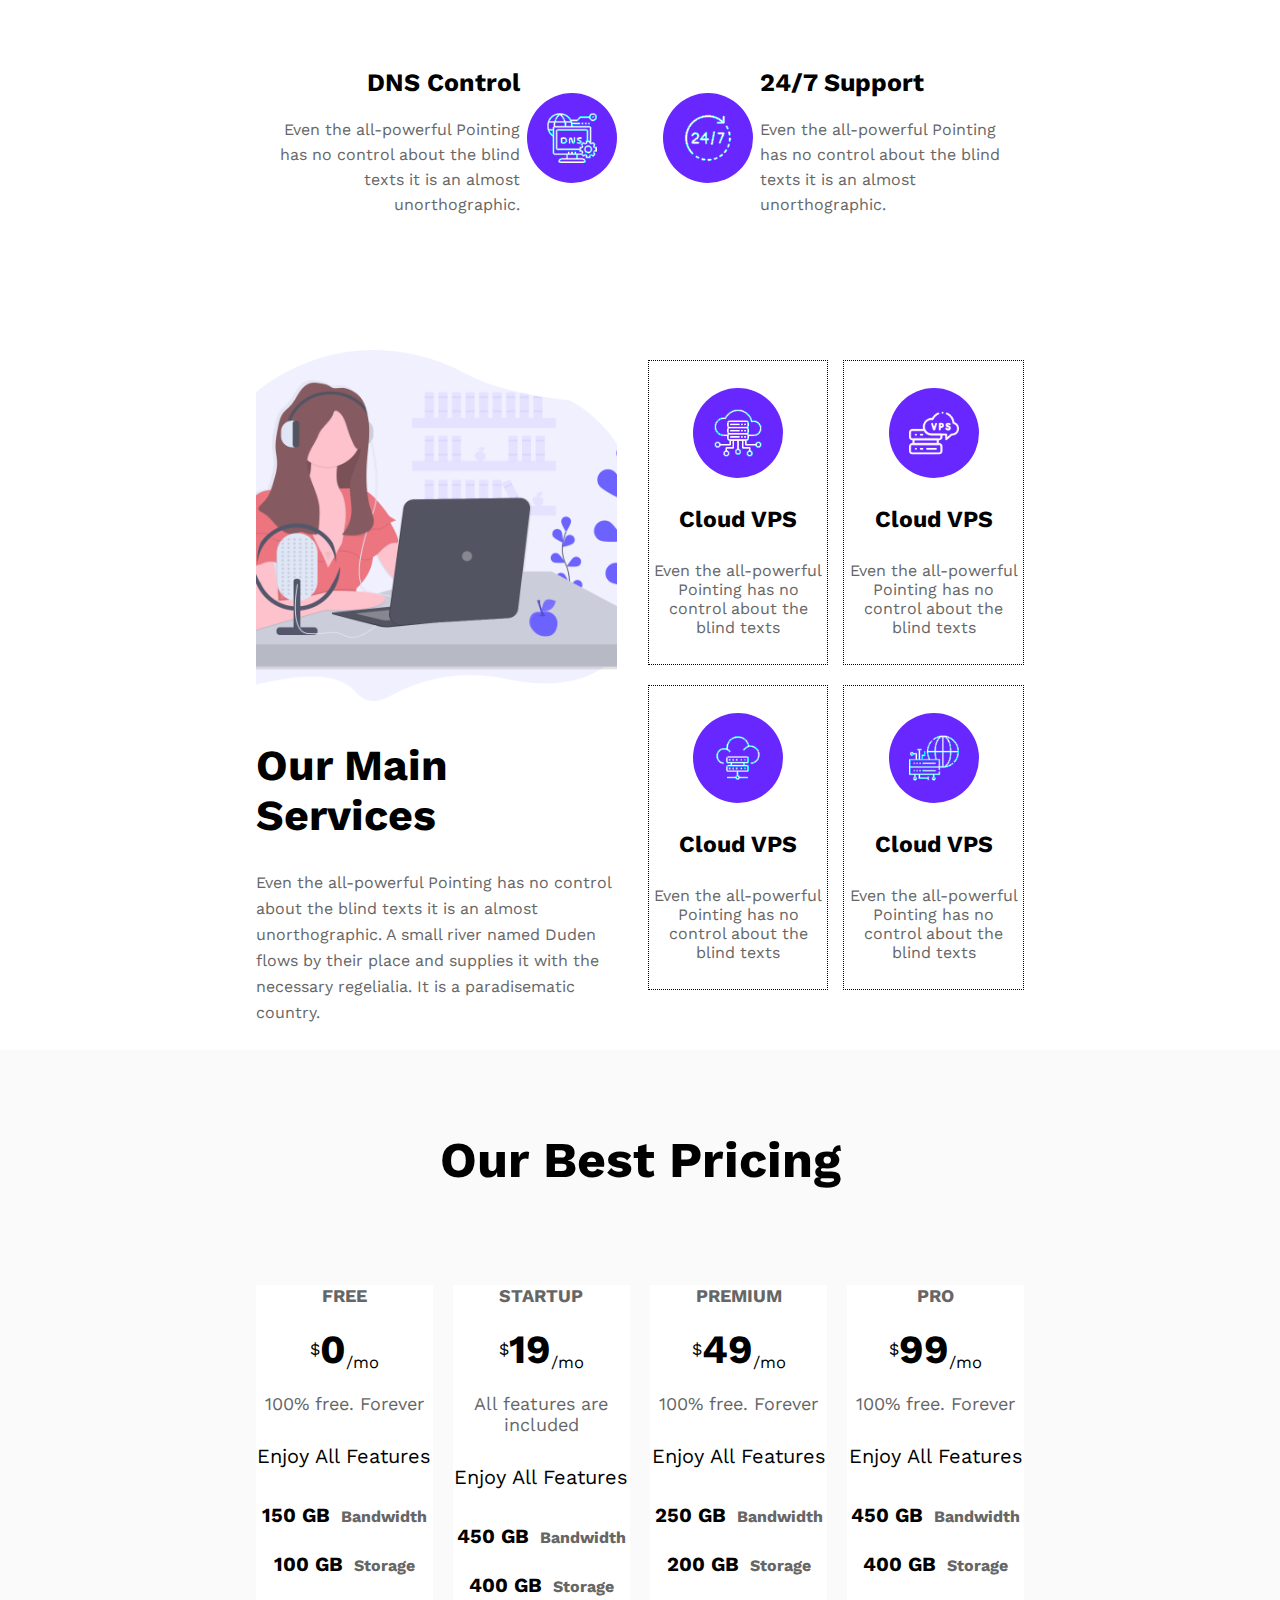
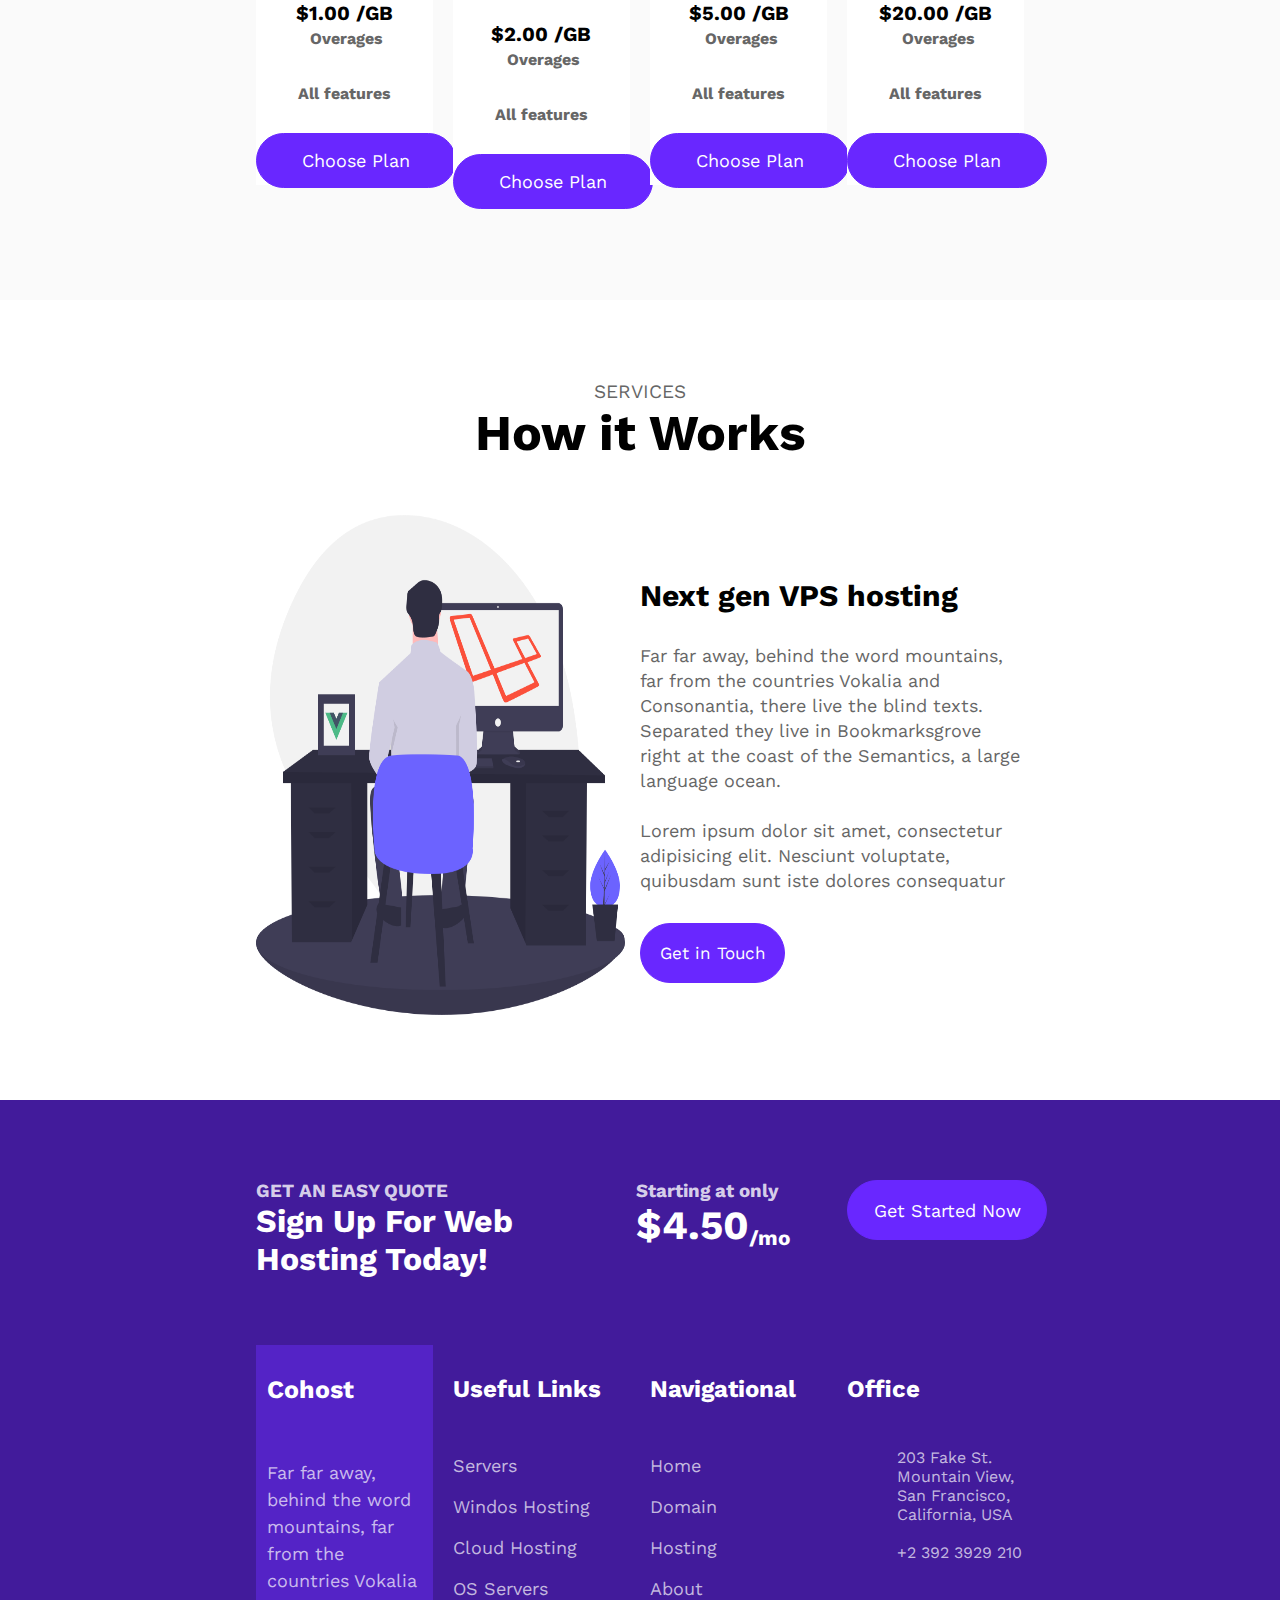
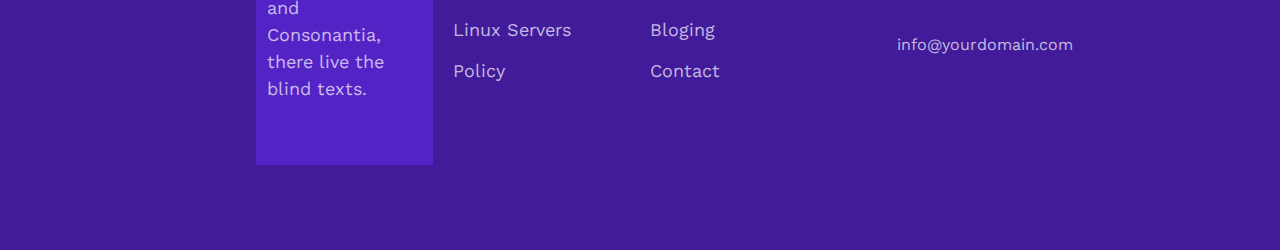
<file: web template 9/index.html>
<!DOCTYPE html>
    <html lang="en">
    <head>
        <meta charset="UTF-8">
        <meta name="viewport" content="width=device-width, initial-scale=1.0">
        <title>Web Template 9</title>
        <link rel="stylesheet" href="style.css">
        <link rel="stylesheet" href="media.css">
        <link rel="preconnect" href="https://fonts.googleapis.com">
    <link rel="preconnect" href="https://fonts.gstatic.com" crossorigin>
    <link href="https://fonts.googleapis.com/css2?family=Work+Sans&display=swap" rel="stylesheet">
    <link rel="stylesheet" href="https://cdnjs.cloudflare.com/ajax/libs/font-awesome/6.5.1/css/all.min.css" integrity="sha512-DTOQO9RWCH3ppGqcWaEA1BIZOC6xxalwEsw9c2QQeAIftl+Vegovlnee1c9QX4TctnWMn13TZye+giMm8e2LwA==" crossorigin="anonymous" referrerpolicy="no-referrer" />
    </head>
    <body>
        <header>
        <div class="head1">
            <div class="logo">
                <a href="">CoHost</a>
            </div>
            <nav>
                <ul>
                    <li><a href="">HOME</a></li>
                    <li><a href="">ABOUT</a></li>
                    <li><a href="">DOMAIN</a></li>
                    <li><a href="">HOSTING</a></li>
                    <li><a href="">BLOG</a></li>
                    <li><a href="">CONTACT</a></li>
                    <button>GET STARTED</button>
                </ul>   
            </nav>
        </div> 
        </header>
        <section id="a1">
            <div class="design">
                <div class="design1">
                    <h3>ISOMETRIC HOSTING</h3>
                    <h1>Design,<br>Development,<br>Hosting</h1>
                    <p>Far far away, behind the word mountains, far from the countries Vokalia and Consonantia, there live the blind texts.</p>
                    <button>Get in Touch</button>
                </div>
            </div>
        </section>

        <section id="a2">
            <div class="why">
                <h1>Why Choose Us</h1>
                <p>Even the all-powerful Pointing has no control about the blind texts it is an almost unorthographic.</p>
            </div>
            <div class="servers">
                <div class="server1">
                    <div class="ser1">
                        <h1>Super Fast Server</h1>
                        <p>Even the all-powerful Pointing has no control about the blind texts it is an almost unorthographic.</p>
                    </div>
                    <div class="ser2">
                        <div class="sr1"><img src="images/server (1).png" height="50px" width="50px"></div>
                    </div>
                </div>
                <div class="server2">
                    <div class="ser1">
                        <h1>Daily Backups</h1>
                        <p>Even the all-powerful Pointing has no control about the blind texts it is an almost unorthographic.</p>
                    </div>
                    <div class="ser2">
                        <div class="sr1"><img src="images/data.png"  height="50px" width="50px"></div>
                    </div>
                </div>
                <div class="server3">
                    <div class="ser1">
                        <h1>Technical Services</h1>
                        <p>Even the all-powerful Pointing has no control about the blind texts it is an almost unorthographic.</p>
                    </div>
                    <div class="ser2">
                        <div class="sr1"><img src="images/customer-service.png"  height="50px" width="50px"></div>
                    </div>
                </div>
                <div class="server4">
                    <div class="ser1">
                        <h1>Secure & Reliable</h1>
                        <p>Even the all-powerful Pointing has no control about the blind texts it is an almost unorthographic.</p>
                    </div>
                    <div class="ser2">
                        <div class="sr1"><img src="images/shield.png"  height="50px" width="50px"></div>
                    </div>
                </div>
                <div class="server5">
                    <div class="ser1">
                        <h1>DNS Control</h1>
                        <p>Even the all-powerful Pointing has no control about the blind texts it is an almost unorthographic.</p>
                    </div>
                    <div class="ser2">
                        <div class="sr1"><img src="images/dns.png"  height="50px" width="50px"></div>
                    </div>
                </div>
                <div class="server6">
                    <div class="ser1">
                        <h1>24/7 Support</h1>
                        <p>Even the all-powerful Pointing has no control about the blind texts it is an almost unorthographic.</p>
                    </div>
                    <div class="ser2">
                        <div class="sr1"><img src="images/24-hours-support.png"  height="50px" width="50px"></div>
                    </div>
                </div>
            </div>
        </section>

        <section id="a3">
            <div class="services">
                <div class="services1">
                    <div class="services11"></div>
                    <div class="services12">
                        <h1>Our Main Services</h1>
                        <p>Even the all-powerful Pointing has no control about the blind texts it is an almost unorthographic. A small river named Duden flows by their place and supplies it with the necessary regelialia. It is a paradisematic country.</p>
                    </div>
                </div>
                <div class="services2">
                    <div class="vip1">
                        <div class="vi1"><img src="images/server (1).png"  height="50px" width="50px"></div>
                        <h1>Cloud VPS</h1>
                        <p>Even the all-powerful Pointing has no control about the blind texts</p>
                    </div>
                    <div class="vip2">
                        <div class="vi1"><img src="images/vps.png"  height="50px" width="50px"></div>
                        <h1>Cloud VPS</h1>
                        <p>Even the all-powerful Pointing has no control about the blind texts</p>
                    </div>
                    <div class="vip3">
                        <div class="vi1"><img src="images/cloud-hosting.png"  height="50px" width="50px"></div>
                        <h1>Cloud VPS</h1>
                        <p>Even the all-powerful Pointing has no control about the blind texts</p>
                    </div>
                    <div class="vip4">
                        <div class="vi1"><img src="images/database.png"  height="50px" width="50px"></div>
                        <h1>Cloud VPS</h1>
                        <p>Even the all-powerful Pointing has no control about the blind texts</p>
                    </div>
                </div>
            </div>
        </section>

        <section id="a5">
            <div class="pricing">
                <h1>Our Best Pricing</h1>
            </div>
            <div class="free">
                <div class="free1">
                    <h6>FREE</h6>
                    <h1><span id="span1"><sup>$</sup></span>0<span id="span2"><sub>/mo</sub></span></h1>
                    <h5>100% free. Forever</h5>
                    <h2>Enjoy All Features</h2>
                    <h3 id="h31">150 GB  <span>Bandwidth</span></h3>
                    <h3 id="h32">100 GB  <span>Storage</span></h3>
                    <h3 id="h33">$1.00 /GB  <span>Overages</span></h3>
                    <h4>All features</h4>
                    <button>Choose Plan</button>
                </div>
                <div class="free2">
                    <h6>STARTUP</h6>
                    <h1><span id="span1"><sup>$</sup></span>19<span id="span2"><sub>/mo</sub></span></h1>
                    <h5>All features are included</h5>
                    <h2>Enjoy All Features</h2>
                    <h3 id="h31">450 GB  <span>Bandwidth</span></h3>
                    <h3 id="h32">400 GB  <span>Storage</span></h3>
                    <h3 id="h33">$2.00 /GB  <span>Overages</span></h3>
                    <h4>All features</h4>
                    <button>Choose Plan</button>
                </div>
                <div class="free3">
                    <h6>PREMIUM</h6>
                    <h1><span id="span1"><sup>$</sup></span>49<span id="span2"><sub>/mo</sub></span></h1>
                    <h5>100% free. Forever</h5>
                    <h2>Enjoy All Features</h2>
                    <h3 id="h31">250 GB  <span>Bandwidth</span></h3>
                    <h3 id="h32">200 GB  <span>Storage</span></h3>
                    <h3 id="h33">$5.00 /GB  <span>Overages</span></h3>
                    <h4>All features</h4>
                    <button>Choose Plan</button>
                </div>
                <div class="free4">
                    <h6>PRO</h6>
                    <h1><span id="span1"><sup>$</sup></span>99<span id="span2"><sub>/mo</sub></span></h1>
                    <h5>100% free. Forever</h5>
                    <h2>Enjoy All Features</h2>
                    <h3 id="h31">450 GB  <span>Bandwidth</span></h3>
                    <h3 id="h32">400 GB  <span>Storage</span></h3>
                    <h3 id="h33">$20.00 /GB  <span>Overages</span></h3>
                    <h4>All features</h4>
                    <button>Choose Plan</button>
                </div>
            </div>
        </section>

        <section id="a4">
            <div class="next">
                <h3>SERVICES</h3>
                <h1>How it Works</h1>
            </div>
            <div class="next1">
                <div class="next2">
                    <img src="images/undraw_laravel_and_vue_59tp.png" height="100%" width="100%">
                </div>
                <div class="next3">
                    <h1>Next gen VPS hosting</h1>
                    <p id="p1">Far far away, behind the word mountains, far from the countries Vokalia and Consonantia, there live the blind texts. Separated they live in Bookmarksgrove right at the coast of the Semantics, a large language ocean.</p>
                    <p id="p2">Lorem ipsum dolor sit amet, consectetur adipisicing elit. Nesciunt voluptate, quibusdam sunt iste dolores consequatur</p>
                    <button>Get in Touch</button>
                </div>
            </div>
        </section>

        <footer>
            <div class="easy">
                <div class="easy1"><h3>GET AN EASY QUOTE</h3><h1>Sign Up For Web Hosting Today!</h1></div>
                <div class="easy2"><h3>Starting at only</h3><h1>$4.50<span><sub>/mo</sub></span></h1></div>
                <div class="easy3"><button>Get Started Now</button></div>
            </div>
            <div class="foo">
                <div class="foo1">
                    <h1>Cohost</h1>
                    <p>Far far away, behind the word mountains, far from the countries Vokalia and Consonantia, there live the blind texts.</p>
                    <div class="social">
                        <i class="fa-brands fa-twitter"></i>
                        <i class="fa-brands fa-facebook-f"></i>
                        <i class="fa-brands fa-instagram"></i>
                    </div>
                </div>
                <div class="foo2">
                    <h1>Useful Links</h1>
                    <div class="all1">
                        <a href="">Servers</a>
                        <a href="">Windos Hosting</a>
                        <a href="">Cloud Hosting</a>
                        <a href="">OS Servers</a>
                        <a href="">Linux Servers</a>
                        <a href="">Policy</a>
                    </div>
                </div>
                <div class="foo3">
                    <h1>Navigational</h1>
                    <div class="all2">
                        <a href="">Home</a>
                        <a href="">Domain</a>
                        <a href="">Hosting</a>
                        <a href="">About</a>
                        <a href="">Bloging</a>
                        <a href="">Contact</a>
                    </div>
                </div>
                <div class="foo4">
                    <h1>Office</h1>
                    <div class="of1">
                        <i class="fa-solid fa-location-dot"></i>
                        <i class="fa-solid fa-phone"></i>
                        <i class="fa-solid fa-envelope"></i>
                    </div>
                    <span id="span1">203 Fake St. Mountain View, San Francisco, California, USA</span>
                    <span id="span2">+2 392 3929 210</span>
                    <span id="span3">info@yourdomain.com</span>
                </div>
            </div>
        </footer>
    </body>
    </html>
</file>
<file: web template 1/style.css>
* {
    margin: 0px;
    padding: 0px;
    box-sizing: border-box;
}

header {
    height: 80px;
    width: 100%;
    /* border: 1px solid black; */
    font-family: "Karla", sans-serif;
    display: flex;
    justify-content: space-evenly;
    background-color: white;
}

.head {
    height: 100%;
    width: 60%;
    /* border: 1px solid black; */
    display: flex;
    justify-content: space-between;
}

.logo {
    height: 100%;
    width: 15%;
    /* border: 1px solid black; */
    display: flex;
    justify-content: center;
    align-items: center;
}

nav {
    height: 100%;
    width: 65%;
    /* border: 1px solid black; */
    display: flex;

}

nav ul {
    height: 100%;
    width: 100%;
    display: flex;
    justify-content: space-between;
    align-items: center;
}

nav ul li {
    list-style: none;
}

nav ul li a {
    text-decoration: none;
    font-size: 18px;
    color: black;
    transition: 1s;    
}
header nav ul li a:hover{
    color: #77b122;
    box-shadow: 5px 5px;
}
.icons{
    height: 100%;
    width: 10%;
    /* border: 1px solid red; */
    display: flex;
    justify-content: space-evenly;
    align-items: center;
}
.fa-magnifying-glass{
    font-size: 20px;
    cursor: pointer;
    transition: 1s;
}
.fa-cart-shopping{
    font-size: 20px;
    transition: 1s;
    cursor: pointer;
}
.fa-magnifying-glass:hover{
    color: #77b122;
}
.fa-cart-shopping:hover{
    color: #77b122;
}
/* header is over */

/* seciton a1 is start */

#a1 {
    height: 850px;
    width: 100%;
    background-image: linear-gradient(rgba(0, 0, 0, 0.6), rgba(0, 0, 0, 0.6)), url(img/1.jpg);
    background-repeat: no-repeat;
    background-position: center;
    background-size: cover;
    background-attachment: fixed;
    display: flex;
    align-items: center;
}

.the {
    height: 350px;
    width: 850px;
    /* border: 1px solid red; */
    margin-left: 380px;
    position: relative;
}

.the h1 {
    font-family: "Karla", sans-serif;
    color: white;
    font-size: 55px;
}

.the p {
    font-family: "Karla", sans-serif;
    color: white;
    position: absolute;
    top: 150px;
    font-size: 18px;
}

.the button {
    background-color: rgb(119, 177, 34);
    border: 1px solid rgb(119, 177, 34);
    height: 50px;
    width: 160px;
    position: absolute;
    bottom: 20px;
    color: white;
    font-size: 18px;
    cursor: pointer;
    transition: 1s;
}

.the button:hover{
    background-color: transparent;
}
/* section a1 is over */

/* section a2 is start */
#a2 {
    height: 800px;
    width: 100%;
    /* border: 1px solid black; */
    display: flex;
    justify-content: center;
    align-items: center;
    flex-wrap: wrap;
}

.home {
    margin-top: 50px;
    width: 60%;
    height: 500px;
    /* border: 1px solid black; */
    background-image: url(img/2.jpg);
    background-repeat: no-repeat;
    background-position: center;
    background-size: cover;
}

.services {
    width: 60%;
    height: 150px;
    /* border: 1px solid black; */
    display: flex;
    justify-content: space-between;
    align-items: center;
}

.s1,
.s2,
.s3,
.s4,
.s5 {
    height: 100%;
    width: 18%;
    /* border: 1px solid black; */
    display: flex;
    justify-content: center;
    align-items: center;
    flex-wrap: wrap;
    font-family: "Karla", sans-serif;
}


/* section a2 is over */

/* section a3 is start */

#a3 {
    height: 450px;
    width: 100%;
    /* border: 1px solid black; */
    display: flex;
    justify-content: center;
    flex-wrap: wrap;
    margin-top: 50px;
}

.about {
    height: 100%;
    width: 60%;
    /* border: 1px solid black; */
    display: flex;
    align-items: center;
    flex-wrap: wrap;
}

.ab1 {
    height: 380px;
    width: 65%;
    /* border: 1px solid black; */
    position: relative;
}

.ab1 h4 {
    font-family: "Karla", sans-serif;
    font-size: 20px;
    color: #707070;
}

.ab1 h1 {
    font-family: "Karla", sans-serif;
    color: #77b122;
    font-size: 45px;
    font-weight: bolder;
    display: inline;
}

.ab1 h2 {
    font-family: "Karla", sans-serif;
    /* color: #77b122; */
    font-size: 45px;
    font-weight: bolder;
    display: inline;
    padding-left: 10px;
}

.ab1 img {
    margin-top: 15px;
}

.ab1 p {
    color: #707070;
    font-family: "Karla", sans-serif;
    line-height: 23px;
    font-size: 14.5px;
    position: absolute;
    top: 180px;
    font-weight: 600;
}
.ab1 button{
    height: 50px;
    width: 170px;
    background-color: #77b122;
    border: 1px solid #77b122;
    cursor: pointer;
    font-size: 20px;
    font-weight: 600;
    color: white;
    position: absolute;
    bottom: 25px;
    left: 0;
    font-family: "Karla", sans-serif;
    transition: 1s;
}
.ab1 button:hover{
    transform: scale(1.1);
}
.ab2 {
    height: 380px;
    width: 35%;
    /* border: 1px solid black; */
    display: flex;
    justify-content: center;
}
.video{
    height: 330px;
    width: 330px;
    border-radius: 50%;
    /* border: 1px solid black; */
    background-image:linear-gradient(rgba(0,0,0,0.3), rgba(0,0,0,0.3)) ,url(img/6.jpg);
    background-repeat: no-repeat;
    background-position: center;
    background-size: cover;
    display: flex;
    justify-content: center;
    align-items: center;
}
.fa-play{
    font-size: 50px;
    color: white;
    cursor: pointer;
}

/* section a3 is over */

/* section a4 is start */

#a4{
    height: 800px;
    width: 100%;
    margin-top: 80px;
}
.what{
    height: 100%;
    width: 90%;
    display: flex;
    justify-content: space-between;
    align-items: center;
}
.what1{
   height: 100%;
   width: 45%;
}
.what1 img{
    width: 100%;
    height: 100%;
    background-attachment: fixed;
}
.what2{
    height: 75%;
    width: 52%;
    position: relative;
}
.what2 h4 {
    font-family: "Karla", sans-serif;
    font-size: 17px;
    color: #707070;
    font-weight: normal;
}
.what2 #a{
    font-family: "Karla", sans-serif;
    color: #77b122;
    font-size: 37px;
    font-weight: bolder;
    display: inline;
}
.what2 h2 {
    font-family: "Karla", sans-serif;
    /* color: #77b122; */
    font-size: 37px;
    font-weight: bolder;
    display: inline;
    padding-left: 10px;
    font-weight: bold;
}
.what2 img{
    margin-top: 15px;
}
.what2 #p{
    font-family: "Karla", sans-serif;
    color: #707070;
    line-height: 23px;
    font-size: 14.5px;
    position: absolute;
    top: 150px;
}
.vegetables{
    position: absolute;
    bottom: 0;
    height: 300px;
    width: 100%;
    display: flex;
    flex-wrap: wrap;
    justify-content: space-between;
}
.veg1,.veg2,.veg3,.veg4{
    height: 130px;
    width: 46%;
    position: relative;
}
.veg3{
    position: absolute;
    bottom: 0;
}
.veg4{
    position: absolute;
    bottom: 0;
    right: 0;
}
.veg1 h1{
    font-family: "Karla", sans-serif;
    color: black;
    font-size: 21px;
    position: absolute;
    top: 15px;
    left: 50px;

}
.veg1 p{
    color: #707070;
    position: absolute;
    top: 70px;
    font-size: 17px;
}
.veg2 h1{
    font-family: "Karla", sans-serif;
    color: black;
    font-size: 21px;
    position: absolute;
    top: 15px;
    left: 50px;

}
.veg2 p{
    color: #707070;
    position: absolute;
    top: 70px;
    font-size: 17px;
}.veg3 h1{
    font-family: "Karla", sans-serif;
    color: black;
    font-size: 21px;
    position: absolute;
    top: 20px;
    left: 50px;

}
.veg3 p{
    color: #707070;
    position: absolute;
    top: 70px;
    font-size: 17px;
}.veg4 h1{
    font-family: "Karla", sans-serif;
    color: black;
    font-size: 21px;
    position: absolute;
    top: 20px;
    left: 50px;

}
.veg4 p{
    color: #707070;
    position: absolute;
    top: 70px;
    font-size: 17px;
}

/* section a4 is over */

/* section a5 is start */
#a5{
    height: 600px;
    width: 100%;
    display: flex;
    justify-content: center;
    align-items: center;
}
.contact{
    height: 500px;
    width: 60%;
    display: flex;
    justify-content: space-between;
    align-items: center;
}
.contact1,.map{
    height: 100%;
    width: 45%;    
}
.contact1 h4 {
    font-family: "Karla", sans-serif;
    font-size: 17px;
    color: #707070;
    font-weight: normal;
}
.contact1 #a{
    font-family: "Karla", sans-serif;
    color: #77b122;
    font-size: 35px;
    font-weight: bolder;
    display: inline;
}
.contact1 h2 {
    font-family: "Karla", sans-serif;
    font-size: 35px;
    font-weight: bolder;
    display: inline;
    padding-left: 10px;
    font-weight: bold;
}
.contact1 img{
    margin-top: 15px;
}
.contact1 input{
    width: 43%;
    height: 50px;
    padding-left: 10px;
}
.contact1 #ma{
    margin-left: 40px;
}
.contact1 #subject{
    height: 50px;
    width: 95%;
    margin-top: 40px;
}
.contact1 #message{
    height: 120px;
    width: 95%;
    margin-top: 40px;
}
.contact1 button{
    height: 50px;
    width: 180px;
    background-color: #77b122;
    border: 1px solid #77b122;
    color: white;
    font-size: 18px;
    cursor: pointer;
    font-family: "Karla", sans-serif;
    font-weight: 600;
    margin-top: 30px;
}
.contact1 button:hover{
    transform: rotate(5deg);
}
/* section a5 is over */

/* footer is start */

footer{
    height: 400px;
    width: 100%;
    /* border: 1px solid black; */
    background-image:linear-gradient(rgba(0,0,0,0.6),rgba(0,0,0,0.6)) ,url(img/3.jpg);
    background-repeat: no-repeat;
    background-position: center;
    background-size: cover;
    display: flex;
    justify-content: center;
    align-items: center;
}
.foo1{
    width: 60%;
    height: 350px;
    /* border: 1px solid white; */
    display: flex;
    align-items: center;
    justify-content: space-between;
}
.f1{
    height: 100%;
    width: 22%;
    /* border: 1px solid white; */
}
.f1 p{
    color: white;
    font-family: "Karla", sans-serif;
    font-size: 15px;
    line-height: 22px;
    padding-top: 35px;
}
.fa-map-pin{
    color:#77b122 ;
    font-size: 22px;
    cursor: pointer;
}
span{
    color: white;
    padding-left: 20px;
    font-family: "Karla", sans-serif;
}
.fa-envelope{
    padding-top: 25px;
    color:#77b122 ;
    font-size: 20px;
    cursor: pointer;
}
.fa-phone{
    padding-top: 25px;
    color:#77b122 ;
    font-size: 20px;
    cursor: pointer;
}
.f2{
    height: 100%;
    width: 20%;
    display: flex;
    flex-wrap: wrap;
    /* border: 1px solid white; */
}
.f2 h1{
    font-family: "Karla", sans-serif;
    color: white;
    font-size: 25px;
    width: 100%;
}
.f2 .all{
    height: 85%;
    width: 100px;
    /* border: 1px solid blue; */
    display: flex;
    flex-direction: column;
    margin-left: 5px;
}
.f2 .all1{
    height: 85%;
    width: 100px;
    /* border: 1px solid blue; */
    display: flex;
    flex-direction: column;
}

.all a{
    text-decoration: none;
    color: #b7b7b7;
    font-family: "Karla", sans-serif;
    font-size: 18px;
    margin-top: 20px;
}
.all1 a{
    text-decoration: none;
    color: #b7b7b7;
    font-family: "Karla", sans-serif;
    font-size: 18px;
    margin-top: 20px;
}
.all a:hover{
    color: white;
}
.all1 a:hover{
    color: white;
}
.f3{
    height: 100%;
    width: 30%;
    /* border: 1px solid white; */
}
.f3 h1{
    font-family: "Karla", sans-serif;
    color: white;
    font-size: 25px;
    width: 100%;
}
.rim{
    width: 30%;
    height: 100%;
    background-image: url(img/4.jpg);
    background-repeat: no-repeat;
    background-position: center;
    background-size: cover;
}
.r1{
    height: 80px;
    width: 100%;
    /* border: 1px solid white; */
    margin-top: 30px;
    position: relative;
}
.r1 span{
    top: 0;
    font-size: 14px;
    right: 50px;
    position: absolute;
    line-height: 22px;
    color: #b7b7b7;
} 
.r1 h6{
    color: white;
    position: absolute;
    bottom: 0;
    font-size: 18px;
    right: 105px;
}
.r2{
    height: 80px;
    width: 100%;
    /* border: 1px solid white; */
    margin-top: 30px;
    position: relative;
}
.rim1{
    width: 30%;
    height: 100%;
    background-image: url(img/5.jpg);
    background-repeat: no-repeat;
    background-position: center;
    background-size: cover;
}
.r2 span{
    top: 0;
    font-size: 14px;
    right: 60px;
    position: absolute;
    line-height: 22px;
    color: #b7b7b7;
} 
.r2 h6{
    color: white;
    position: absolute;
    bottom: 0;
    font-size: 18px;
    right: 105px;
}
.f4{
    height: 100%;
    width: 20%;
    /* border: 1px solid white; */
}
.f4 h1{
    font-family: "Karla", sans-serif;
    color: white;
    font-size: 25px;
    width: 100%;
}
.socials{
    height: 80%;
    width: 100%;
    /* border: 1px solid blue; */
    margin-top: 30px;
    position: relative;
}
.face{
    height: 40px;
    width: 40px;
    border: 1px solid #77b122;
    border-radius: 50%;
    display: flex;
    justify-content: center;
    align-items: center;
    cursor: pointer;
    transition: 1s;
}
.face:hover{
    background-color: #77b122;
}
.socials #h41{    
    color: #b7b7b7;
    position: absolute;
    top: 8px;
    font-size: 20px;
    left: 60px;
    font-family: "Karla", sans-serif;
    cursor: pointer;
}
.socials #h41:hover{
    color: white;
}
.twi{
    height: 40px;
    width: 40px;
    border: 1px solid #77b122;
    border-radius: 50%;
    display: flex;
    justify-content: center;
    align-items: center;
    cursor: pointer;
    transition: 1s;
    margin-top: 30px;
}
.twi:hover{
    background-color: #77b122;
}
.socials #h42{    
    color: #b7b7b7;
    position: absolute;
    top: 80px;
    font-size: 20px;
    left: 60px;
    font-family: "Karla", sans-serif;
    cursor: pointer;
}
.socials #h42:hover{
    color: white;
}
.pin{
    height: 40px;
    width: 40px;
    border: 1px solid #77b122;
    border-radius: 50%;
    display: flex;
    justify-content: center;
    align-items: center;
    cursor: pointer;
    margin-top: 30px;
    transition: 1s;
}
.pin:hover{
    background-color: #77b122;
}
.socials #h43{    
    color: #b7b7b7;
    position: absolute;
    top: 150px;
    font-size: 20px;
    left: 60px;
    font-family: "Karla", sans-serif;
    cursor: pointer;
}
.socials #h43:hover{
    color: white;
}
</file>
<file: web template 1/res.css>
@media(max-width:980px){
    header{
        height: auto;
        width: 100%;
    }
    .head{
        height: auto;
        width: 100%;
    }
    .logo{
        height: auto;
        width: 15%;
    }
    nav{
        height: auto;
        width: 85%;
    }
    nav ul{
        display: flex;
        justify-content: space-evenly;
    }
    nav ul li a{
        font-size: 20px;
    }
    .icons{
        height: 70px;
        width: 11%;
        display: flex;
        justify-content: space-evenly;
        align-items: center;
        /* border: 1px solid black; */
    }
    #a1{
        margin-top: 20px;
        height: 600px;
        width: 100%;
        background-attachment: fixed;
        display: flex;
        justify-content: center;
    }
    .the{
        height: 300px;
        margin: 0;
        width: 70%;
        position: relative;
    }
    .the h1{
        font-size: 45px;
    }
    .the p{
        position: absolute;
        top: 130px;
        font-size: 16px;
    }
    .the button{
        height: 40px;
        width: 140px;
        font-size: 16px;
        position: absolute;
        bottom: 20px;
    }
    #a2{
        width: 100%;
        height: auto;
    }
    .home{
        width: 700px;
        height: 300px;
    }
    .services{
        height: auto;
        width: 80%;
        flex-wrap: wrap;
        margin-top: 20px;
        display: flex;
        justify-content: space-evenly;
    }
    .s1,.s2,.s3,.s4,.s5{
        width: 30%;
        margin-top: 50px;
    }
    .s1 h1{
        width: 100%;
        text-align: center;
        font-size: 22px;
        margin-top: 20px;
    }
    .s2 h1{
        width: 100%;
        font-size: 22px;
        margin-top: 20px;
        text-align: center;
    }
    .s3 h1{
        width: 100%;
        text-align: center;
        font-size: 22px;
        margin-top: 20px;
    }
    .s4 h1{
        width: 100%;
        text-align: center;
        font-size: 22px;
        margin-top: 20px;
    }
    .s5 h1{
        width: 100%;
        text-align: center;
        font-size: 22px;
        margin-top: 20px;
    }
    #a3{
        margin-top: 50px;
        width: 100%;
        height: auto;
        margin-top: 100px;
    }
    .about{
        width: 85%;
        height: auto;
        display: flex;
        justify-content: flex-end;
    }
    .ab1{
        width: 60%;
        position: relative;
    }
    .ab1 h4{
        font-size: 18px;
    }
    .ab1 h1{
        font-size: 32px;
    }
    .ab1 h2{
        font-size: 32px;
    }
    .ab1 p{
        font-size: 17px;
        position: absolute;
        top: 135px;
    }
    .ab1 button{
        width: 160px;
        height: 45px;
        font-size: 20px;
    }
    .ab2{
        width: 35%;
    }
    .video{
        height: 250px;
        width: 250px;
        margin-top: 20px;
    }

    #a4{
        width: 100%;
        height: auto;
    }
    .what{
        height: auto;
        width: 100%;
        display: flex;
        flex-wrap: wrap;
        justify-content: center;
    }
    .what1{
        width: 100%;
    }
    .what2{
        margin-top: 80px;
        width: 80%;
    }
    .what2 h4{
        font-size: 15px;
    }
    .what2 #a{
        font-size: 25px;
    }
    .what2 h2{
        font-size: 25px;
    }
    .what2 #p{
        position: absolute;
        top: 130px;
    }
    .vegetables{
        width: 100%;
        height: auto;
        flex-direction: column;
        top: 300px;
    }
    .veg1{
        width: 100%;
        top: 0;
    }
    .veg2{
        width: 100%;
        position: absolute;
        left: 0;
        top: 170px;
    }
    .veg3{
        width: 100%;
        top: 340px;
    }
    .veg4{
        width: 100%;
        top: 520px;
    }

    #a5{
        height: auto;
        margin-top: 900px;
        flex-direction: column;
    }
    .contact{
        height: auto;
        width: 100%;
        flex-direction: column;
    }
    .contact1{
        width: 90%;
        height: auto;
    }
    .map{
        margin-top: 50px;
        width: 90%;
        height: 450px;
    }
    .contact1 input{
        width: 45%;
    }

    footer{
        height: auto;
        width: 100%;
        margin-top: 80px;
    }
    .foo1{
        height: auto;
        width: 100%;
        display: flex;
        flex-direction: row;
        flex-wrap: wrap;
        justify-content: space-evenly;
        /* border: 1px solid blue; */
    }
    .f1,.f2,.f3,.f4{
        margin-top: 50px;
        height: auto;
        width: 40%;
        /* border: 1px solid brown ; */
    }
    .f1 .fa-map-pin{
        padding-top: 30px;
    }
    .f2{
        width: 30%;
        display: flex;
        justify-content: space-between;
    }
    .f2 .all{
        margin-top: 30px;
    }
    .f2 .all1{
        margin-top: 30px;
    }
    .r1 span{
        font-size: 16px;
        right: 80px;
    }
    .r1 h6{
        right: 155px;
    }
    .r2 span{
        font-size: 16px;
        right: 95px;
    }
    .r2 h6{
        right: 155px;
    }
}

@media(max-width:720px){
    header{
        height: auto;
        width: 100%;
    }
    .head{
        height: auto;
        width: 100%;
        display: flex;
        flex-wrap: wrap;
        justify-content: center;
    }
    .logo{
        height: auto;
        width: 20%;
    }
    nav{
        height: auto;
        height: 70px;
        width: 100%;
    }
    nav ul{
        display: flex;
        justify-content: space-between;
    }
    nav ul li a{
        font-size: 18px;
    }
    .icons{
        height: auto;
        width: 10%;
    }
    #a1{
        margin-top: 20px;
        height: 450px;
        width: 100%;
        background-attachment: fixed;
        display: flex;
        justify-content: center;
    }
    .the{
        height: 300px;
        margin: 0;
        width: 70%;
        position: relative;
    }
    .the h1{
        font-size: 30px;
    }
    .the p{
        position: absolute;
        top: 100px;
        font-size: 16px;
    }
    .the button{
        height: 40px;
        width: 140px;
        font-size: 16px;
        position: absolute;
        bottom: 40px;
    }
    #a2{
        width: 100%;
        height: auto;
    }
    .home{
        width: 90%;
        height: 250px;
    }
    .services{
        height: auto;
        width: 90%;
        flex-wrap: wrap;
        margin-top: 20px;
        display: flex;
        justify-content: space-evenly;
    }
    .s1,.s2,.s3,.s4,.s5{
        width: 30%;
        margin-top: 50px;
    }
    .s1 h1{
        width: 100%;
        text-align: center;
        font-size: 22px;
        margin-top: 20px;
    }
    .s2 h1{
        width: 100%;
        font-size: 22px;
        margin-top: 20px;
        text-align: center;
    }
    .s3 h1{
        width: 100%;
        text-align: center;
        font-size: 22px;
        margin-top: 20px;
    }
    .s4 h1{
        width: 100%;
        text-align: center;
        font-size: 22px;
        margin-top: 20px;
    }
    .s5 h1{
        width: 100%;
        text-align: center;
        font-size: 22px;
        margin-top: 20px;
    }
    #a3{
        margin-top: 50px;
        width: 100%;
        height: auto;
    }
    .about{
        width: 80%;
        height: auto;
    }
    .ab1{
        width: 100%;
        position: relative;
    }
    .ab1 h4{
        font-size: 18px;
    }
    .ab1 h1{
        font-size: 32px;
    }
    .ab1 h2{
        font-size: 32px;
    }
    .ab1 p{
        font-size: 17px;
        position: absolute;
        top: 135px;
    }
    .ab1 button{
        width: 160px;
        height: 45px;
        font-size: 20px;
    }
    .ab2{
        width: 100%;
        height: 500px;
    }
    .video{
        height: 470px;
        width: 470px;
        margin-top: 20px;
    }

    #a5{
        height: auto;
        margin-top: 900px;
        flex-direction: column;
    }
    .contact{
        height: auto;
        width: 100%;
        flex-direction: column;
    }
    .contact1{
        width: 90%;
        height: auto;
    }
    .contact1 input{
        width: 44%;
    }
    .map{
        margin-top: 50px;
        width: 90%;
        height: 450px;
    }

    footer{
        height: auto;
        width: 100%;
        margin-top: 80px;
    }
    .foo1{
        height: auto;
        width: 100%;
        display: flex;
        flex-direction: row;
        flex-wrap: wrap;
        justify-content: space-evenly;
    }
    .f1,.f2,.f3,.f4{
        margin-top: 50px;
        height: auto;
        width: 40%;
    }
    .f1 .fa-map-pin{
        padding-top: 30px;
    }
    .f2{
        display: flex;
        justify-content: space-between;
    }
    .f2 .all{
        margin-top: 20px;
    }
    .f2 .all1{
        margin-top: 20px;
    }
    .r1 span{
        font-size: 16px;
        right: 15px;
    }
    .r1 h6{
        right: 90px;
    }
    .r2 span{
        font-size: 16px;
        right: 27px;
    }
    .r2 h6{
        right: 90px;
    }
}


@media(max-width:576px){
    header{
        width: 100%;
        display: flex;
        flex-wrap: wrap;
        justify-content: center;
        height: auto;
    }
    .head{
        height: auto;
        width: 100%;
        display: flex;
        flex-wrap: wrap;
        justify-content: center;
        /* border: 1px solid blue; */
    }
    .logo{
        height: auto;
        width: 30%;
        display: flex;
        justify-content: flex-end;
        align-items: center;
    }
    .logo img{
        width: 100%;
    }
    nav{
        /* border: 1px solid black; */
        height: 70%;
        width: 100%;
    }
    nav ul{
        width: 100%;
        display: flex;
        justify-content: space-between;
    }
    nav ul li a{
        font-size: 15px;
    }
    .icons{
        height: auto;
        width: 10%;
        display: flex;
        justify-content: space-evenly;
    }
    #a1{
        margin-top: 50px;
        height: 450px;
        width: 100%;
        background-attachment: fixed;
    }
    .the{
        margin: 0;
        width: 90%;
        margin-left: 20px;
    }
    .the h1{
        font-size: 30px;
    }
    .the p{
        font-size: 16px;
    }
    .the button{
        height: 40px;
        width: 140px;
        font-size: 16px;
    }
    #a2{
        width: 100%;
        height: auto;
    }
    .home{
        width: 90%;
        height: 250px;
    }
    .services{
        height: auto;
        width: 90%;
        flex-wrap: wrap;
        margin-top: 20px;
    }
    .s1,.s2,.s3,.s4,.s5{
        width: 50%;
        margin-top: 50px;
    }
    .s1 h1{
        width: 100%;
        text-align: center;
        font-size: 20px;
        margin-top: 20px;
    }
    .s2 h1{
        width: 100%;
        font-size: 20px;
        margin-top: 20px;
        text-align: center;
    }
    .s3 h1{
        width: 100%;
        text-align: center;
        font-size: 20px;
        margin-top: 20px;
    }
    .s4 h1{
        width: 100%;
        text-align: center;
        font-size: 20px;
        margin-top: 20px;
    }
    .s5 h1{
        width: 100%;
        text-align: center;
        font-size: 20px;
        margin-top: 20px;
    }
    #a3{
        margin-top: 50px;
        width: 100%;
        height: auto;
    }
    .about{
        width: 95%;
        height: auto;
    }
    .ab1{
        width: 100%;
        position: relative;
    }
    .ab1 h4{
        font-size: 16px;
    }
    .ab1 h1{
        font-size: 28px;
    }
    .ab1 h2{
        font-size: 28px;
    }
    .ab1 p{
        position: absolute;
        top: 135px;
    }
    .ab1 button{
        width: 160px;
        height: 45px;
        font-size: 18px;
    }
    .ab2{
        height: 450px;
        width: 100%;
    }
    .video{
        height: 400px;
        width: 400px;
        margin-top: 20px;
    }

    #a5{
        height: auto;
        margin-top: 900px;
        flex-direction: column;
    }
    .contact{
        height: auto;
        width: 100%;
        flex-direction: column;
    }
    .contact1{
        width: 90%;
        height: auto;
    }
    .contact1 input{
        width: 43%;
    }
    .map{
        margin-top: 50px;
        width: 90%;
        height: 450px;
    }

    footer{
        height: auto;
        width: 100%;
        margin-top: 80px;
    }
    .foo1{
        height: auto;
        width: 100%;
        display: flex;
        flex-direction: column;
        align-items: flex-start;
        margin-left: 20px;
    }
    .f1,.f2,.f3,.f4{
        margin-top: 50px;
        height: auto;
        width: 90%;
    }
    .f1 .fa-map-pin{
        padding-top: 30px;
    }
    .f2{
       width: 70%; 
       display: flex;
       justify-content: space-between;
    }
    .f3 .rim{
        width: 25%;
        height: 100%;
    }
    .r1 span{
        font-size: 17px;
        right: 155px;
    }
    .r1 h6{
        right: 240px;
    }
    .f3 .rim1{
        width: 25%;
        height: 100%;
    }
    .r2 span{
        font-size: 17px;
        right: 170px;
    }
    .r2 h6{
        right: 240px;
    }
}


@media(max-width:480px){
    header{
        width: 100%;
        display: flex;
        flex-wrap: wrap;
        justify-content: center;
        height: auto;
    }
    .head{
        height: auto;
        width: 100%;
        display: flex;
        flex-wrap: wrap;
        justify-content: center;
        /* border: 1px solid blue; */
    }
    .logo{
        height: auto;
        width: 30%;
        display: flex;
        justify-content: flex-end;
        align-items: center;
    }
    .logo img{
        width: 100%;
    }
    nav{
        /* border: 1px solid black; */
        height: 70%;
        width: 100%;
    }
    nav ul{
        width: 100%;
        display: flex;
        justify-content: space-between;
    }
    nav ul li a{
        font-size: 14px;
    }
    .icons{
        height: auto;
        width: 10%;
        display: flex;
        justify-content: space-evenly;
    }
    #a1{
        margin-top: 50px;
        height: 450px;
        width: 100%;
        background-attachment: fixed;
    }
    .the{
        margin: 0;
        width: 90%;
        margin-left: 20px;
    }
    .the h1{
        font-size: 30px;
    }
    .the p{
        font-size: 16px;
    }
    .the button{
        height: 40px;
        width: 140px;
        font-size: 16px;
    }
    #a2{
        width: 100%;
        height: auto;
    }
    .home{
        width: 90%;
        height: 250px;
    }
    .services{
        height: auto;
        width: 90%;
        flex-wrap: wrap;
        margin-top: 20px;
    }
    .s1,.s2,.s3,.s4,.s5{
        width: 100%;
        margin-top: 50px;
    }
    .s1 h1{
        width: 100%;
        text-align: center;
        font-size: 20px;
        margin-top: 20px;
    }
    .s2 h1{
        width: 100%;
        font-size: 20px;
        margin-top: 20px;
        text-align: center;
    }
    .s3 h1{
        width: 100%;
        text-align: center;
        font-size: 20px;
        margin-top: 20px;
    }
    .s4 h1{
        width: 100%;
        text-align: center;
        font-size: 20px;
        margin-top: 20px;
    }
    .s5 h1{
        width: 100%;
        text-align: center;
        font-size: 20px;
        margin-top: 20px;
    }
    #a3{
        margin-top: 50px;
        width: 100%;
        height: auto;
    }
    .about{
        width: 95%;
        height: auto;
    }
    .ab1{
        width: 100%;
        position: relative;
    }
    .ab1 h4{
        font-size: 16px;
    }
    .ab1 h1{
        font-size: 28px;
    }
    .ab1 h2{
        font-size: 28px;
    }
    .ab1 p{
        position: absolute;
        top: 135px;
    }
    .ab1 button{
        width: 160px;
        height: 45px;
        font-size: 18px;
    }
    .ab2{
        height: 450px;
        width: 100%;
    }
    .video{
        height: 400px;
        width: 400px;
        margin-top: 20px;
    }

    #a5{
        height: auto;
        margin-top: 900px;
        flex-direction: column;
    }
    .contact{
        height: auto;
        width: 100%;
        flex-direction: column;
    }
    .contact1{
        width: 90%;
        height: auto;
    }
    .contact1 input{
        width: 43%;
    }
    .map{
        margin-top: 50px;
        width: 90%;
        height: 450px;
    }

    footer{
        height: auto;
        width: 100%;
        margin-top: 80px;
    }
    .foo1{
        height: auto;
        width: 100%;
        display: flex;
        flex-direction: column;
        align-items: flex-start;
        margin-left: 20px;
    }
    .f1,.f2,.f3,.f4{
        margin-top: 50px;
        height: auto;
        width: 90%;
    }
    .f1 .fa-map-pin{
        padding-top: 30px;
    }
    .f2{
       width: 70%; 
       display: flex;
       justify-content: space-between;
    }
    .f3 .rim{
        width: 25%;
        height: 100%;
    }
    .r1 span{
        font-size: 16px;
        right: 110px;
    }
    .r1 h6{
        right: 185px;
    }
    .f3 .rim1{
        width: 25%;
        height: 100%;
    }
    .r2 span{
        font-size: 16px;
        right: 120px;
    }
    .r2 h6{
        right: 185px;
    }
}
</file>
<file: web template 10/style.css>
*{
    margin: 0;
    padding: 0;
    box-sizing: border-box;
    font-family: 'Lato', sans-serif;
}
.header1{
    height: 70px;
    width: 100%;
    background-color: #182143;
    display: flex;
    justify-content: center;
}
.head{
    height: 100%;
    width: 60%;
}
.head1{
    height: 100%;
    width: 60%;
    display: flex;
    align-items: center;
}
.lo{
    height: 100%;
    width: 40%;
    display: flex;
    align-items: center;
}
.lo .fa-location-dot{
    color: #88C417;;
    font-size: 18px;
}
.lo span{
    color: white;
    font-size: 18px;
    margin-left: 10px;
}
.ph{
    height: 100%;
    width: 30%;
    display: flex;
    align-items: center;
}
.ph .fa-phone{
    color: #88C417;;
    font-size: 18px;
    padding-left: 20px;
}
.ph span{
    color: white;
    font-size: 18px;
    margin-left: 12px;
}
.mail{
    height: 100%;
    width: 30%;
    display: flex;
    align-items: center;
}
.mail .fa-envelope{
    color: #88C417;;
    font-size: 18px;
    padding-left: 20px;
}
.mail span{
    color: white;
    font-size: 18px;
    margin-left: 12px;
}


header{
    height: 100px;
    width: 100%;
    background-color: white;
    display: flex;
    justify-content: center;
}
.header2{
    height: 100%;
    width: 60%;
    display: flex;
    justify-content: space-between;
    align-items: center;
}
.logo{
    height: 100%;
    width: 20%;
    display: flex;
    justify-content: center;
    align-items: center;
}
nav{
    height: 100%;
    width: 65%;
}
nav ul{
    height: 100%;
    width: 100%;
    display: flex;
    justify-content: space-between;
    align-items: center;
}
nav ul li{
    list-style: none;
}
nav ul li a{
    text-decoration: none;
    font-size: 25px;
    color: black;
    position: relative;
}
nav ul li a::before{
    content: "";
    height: 5px;
    width: 5%;
    background-color: #88C417;
    position: absolute;
    bottom: -5px;
    left: 0;
    opacity: 0;
    transition: 1s;
}
nav ul li a:hover::before{
    width: 100%;
    opacity: 1;
}
nav ul .fa-magnifying-glass{
    font-size: 20px;
}

/* header is over */

/* section a1 is start */
#a1{
    height: 800px;
    width: 100%;
    background-image: url(images/hero-bg.jpg);
    background-repeat: no-repeat;
    background-position: center;
    background-size: cover;
    display: flex;
    justify-content: center;
    align-items: center;
}
.finds{
    height: 520px;
    width: 65%;
    display: flex;
    align-items: center;
    justify-content: space-between;
}
.find1{
    height: 65%;
    width: 500px;   
}
.find1 h1{
    font-size: 55px;
    color: white;
}
.find1 p{
    color: white;
    font-size: 18px;
    margin-top: 25px;
}
.find1 #btn1{
    height: 45px;
    width: 160px;
    background-color: #88C417;
    border: 1px solid #88C417;
    color: white;
    font-size: 17px;
    cursor: pointer;
    word-spacing: 5px;
    letter-spacing: 2px;
    margin-top: 50px;
    transition: 1s;
}
.find1 #btn1:hover{
    background-color: #223060;
    border: 1px solid #223060;
}
.find1 #btn2{
    height: 45px;
    width: 180px;
    background-color: #223060;
    border: 1px solid #223060;
    color: white;
    font-size: 17px;
    cursor: pointer;
    word-spacing: 5px;
    letter-spacing: 2px;
    margin-left: 10px;
    transition: 1s;
}
.find1 #btn2:hover{
    background-color: #88C417;
    border: 1px solid #88C417;
}
.find2{
    height: 100%;
    width: 500px;
    background-color: white;
    display: flex;
    justify-content: center;
    align-items: center;
    flex-direction: column;
}
.find2 h1{
    font-size: 34px;
    text-align: center;
    width: 100%;
}
.inputs{
    height: 80%;
    width: 80%;
    position: relative;
}
input{
    background-color: #f6f6f6;
    border: 1px solid #f6f6f6;
    height: 50px;
    width: 180px;
}
#l1{
    position: absolute;
    top: 30px;
    font-size: 17px;
}
#i1{
    position: absolute;
    top: 65px;
}
#l2{
    position: absolute;
    right: 50px;
    top: 30px;
    font-size: 17px;
}
#i2{
    position: absolute;
    right: 0;
    top: 65px;
}
#l3{
    position: absolute;
    top: 150px;
    font-size: 17px;
}
#i3{
    width: 390px;
    position: absolute;
    top: 180px;
}
#l4{
    position: absolute;
    top: 255px;
    font-size: 17px;
}
#i4{
    position: absolute;
    top:282px;
}
#l5{
    position: absolute;
    right: 135px;
    top: 255px;
    font-size: 17px;
}
#i5{
    position: absolute;
    right: 0;
    top: 282px;
}
.inputs button{
    height: 50px; 
    width: 390px;
    background-color: #88C417;
    border: 1px solid #88C417;
    position: absolute;
    bottom: 0;
    color: white;
    font-weight: bold;
    cursor: pointer;
    letter-spacing: 2px;
    word-spacing: 2px;
    transition: 1s;
}
.inputs button:hover{
    background-color: transparent;
    color: black;
}
/* section a1 is over */

/* seciton a2 is start   */
#a2{
    height: 700px;
    width: 100%;
    display: flex;
    justify-content: center;
    align-items: center;
}
.trust{
    height: 600px;
    width: 65%;
    display: flex;
    justify-content: space-between;
    align-items: center;
}
.trust1{
    height: 80%;
    width: 620px;
}
.trust1 h1{
    color: #323232;
    font-size: 45px;
}
.trust1 #p1{
    font-size: 17px;
    color: #5c5c5c;
    margin-top: 25px;
}
.vision{
    height: 120px;
    width: 100%;
    display: flex;
    justify-content: space-between;
    align-items: center;
    margin-top: 50px;
}
.vi1,.vi2{
    height: 100%;
    width: 46%;
}
.vi1 h2,.vi2 h2{
    color: #323232;
}
.vi1 p,.vi2 p{
    font-size: 17px;
    color: #5c5c5c;
    margin-top: 20px;
}
.trust1 button{
    height: 50px;
    width: 170px;
    background-color: #88C417;
    border: 1px solid #88C417;
    color: white;
    cursor: pointer;
    font-size: 17px;
    word-spacing: 2px;
    letter-spacing: 3px;
    font-weight: bold;
    margin-top: 40px;
    transition: 1s;
}
.trust1 button:hover{
    background-color: #223060;
}
.trust2{
    height: 95%;
    width: 470px;
    background-image: url(images/home-about.jpg);
    background-repeat: no-repeat;
    background-position: center;
    background-size: cover;
}

/* section a2 is over */

/* section a3 i start */
#a3{
    height: 700px;
    width: 100%;
}
.loan{
    height: 90px;
    width: 100%;
    margin-top: 40px;
}
.loan h1{
    font-size: 40px;
    color: #323232;
    text-align: center;
}
.loan p{
    color: #5c5c5c;
    font-size: 17px;
    text-align: center;
    margin-top: 20px;
}
.loans{
    height: 500px;
    width: 100%;
    display: flex;
    justify-content: center;
    align-items: center;
    margin-top: 40px;
}
.loan1,.loan2,.loan3,.loan4,.loan5{
    height: 100%;
    width: 20%;
    position: relative;
    text-align: center;
}
.loan1{
    background-image: url(images/ls-1.jpg);
    background-repeat: no-repeat;
    background-position: center;
    background-size: cover;
    /* text-align: center; */
}
.loan2{
    background-image: url(images/ls-2.jpg);
    background-repeat: no-repeat;
    background-position: center;
    background-size: cover;
}
.loan3{
    background-image: url(images/ls-3.jpg);
    background-repeat: no-repeat;
    background-position: center;
    background-size: cover;
}
.loan4{
    background-image: url(images/ls-4.jpg);
    background-repeat: no-repeat;
    background-position: center;
    background-size: cover;
}
.loan5{
    background-image: url(images/ls-5.jpg);
    background-repeat: no-repeat;
    background-position: center;
    background-size: cover;
}
.loan1 h1,.loan2 h1,.loan3 h1,.loan4 h1,.loan5 h1{
    width: 75%;
    color: #88C417;
    position: absolute;
    bottom: 30px;
}
.loan1 h1 span,.loan2 h1 span,.loan3 h1 span,.loan4 h1 span,.loan5 h1 span{
    color: white;
}

/* section a3 is over */

/* seciton a4 is start */
#a4{
    height: 850px;
    width: 100%;
    display: flex;
    justify-content: center;
    flex-wrap: wrap;
}
.why{
    height: 90px;
    width: 100%;
    margin-top: 40px;
}
.why h1{
    font-size: 40px;
    color: #323232;
    text-align: center;
}
.why p{
    color: #5c5c5c;
    font-size: 17px;
    text-align: center;
    margin-top: 20px;
}
.whys{
    height: 570px;
    width: 60%;
    display: flex;
    justify-content: space-between;
    align-items: center;
    flex-wrap: wrap;
}
.why1,.why2,.why3,.why4,.why5,.why6{
    height: 40%;
    width: 30%;
    box-shadow: 0px 10px 30px rgba(0, 0, 0, 0.1);
}
.c1{
    height: 80px;
    width: 80px;
    background-image: url(images/choose-1.png);
    border-radius: 50%;
    margin-top: -40px;
    margin-left: 40%;
}
.why1 h2,.why2 h2,.why3 h2,.why4 h2,.why5 h2,.why6 h2{
    color: black;
    text-align: center;
    margin-top: 25px;
}
.why1 p,.why2 p,.why3 p,.why4 p,.why5 p,.why6 p{
    color: #5c5c5c;
    text-align: center;
    font-size: 17px;
    width: 90%;
    margin-left: 5%;
    margin-top: 30px;
}
.c2{
    height: 80px;
    width: 80px;
    background-image: url(images/choose-2.png);
    border-radius: 50%;
    margin-top: -40px;
    margin-left: 40%;
}
.c3{
    height: 80px;
    width: 80px;
    background-image: url(images/choose-3.png);
    border-radius: 50%;
    margin-top: -40px;
    margin-left: 40%;
}
.c4{
    height: 80px;
    width: 80px;
    background-image: url(images/choose-4.png);
    border-radius: 50%;
    margin-top: -40px;
    margin-left: 40%;
}
.c5{
    height: 80px;
    width: 80px;
    background-image: url(images/choose-5.png);
    border-radius: 50%;
    margin-top: -40px;
    margin-left: 40%;
}
.c6{
    height: 80px;
    width: 80px;
    background-image: url(images/choose-6.png);
    border-radius: 50%;
    margin-top: -40px;
    margin-left: 40%;
}


/* section a4 is over */

/* seciton a5 is start */

#a5{
    height: 300px;
    width: 100%;
    display: flex;
    justify-content: center;
    align-items: center;
}
.info{
    height: 200px;
    width: 60%;
    display: flex;
    justify-content: space-between;
    align-items: center;
}
.info1,.info2,.info3,.info4{
    height: 100%;
    width: 23%;
    text-align: center;
}
.info1 h1{
    font-size: 45px;
    margin-top: 22px;
    color: #323232;
}
.info2 h1,.info3 h1,.info4 h1{
    color: #323232;
    font-size: 45px;
    margin-top: 10px;
} 
.info1 h3,.info2 h3,.info3 h3,.info4 h3{
    color: #5c5c5c;
    font-weight: normal;
    font-size: 18px;
    margin-top: 5px;
}

/* section a5 is over */

/* seciton a6 is start */

#a6{
    height: 350px;
    width: 100%;
    background-image: url(images/call-bg.jpg);
    background-repeat: no-repeat;
    background-position: center;
    background-size: cover;
    display: flex;
    justify-content: center;
    align-items: center;
}
.request{
    height: 80%;
    width: 62%;
    display: flex;
    justify-content: space-between;
    align-items: center;
}
.request1{
    height: 100%;
    width: 40%;
}
.request1 h1{
    color: white;
    font-size: 40px;
}
.request1 p{
    color: white;
    font-size: 17px;
    margin-top: 30px;
    line-height: 25px;
}
.request1 button{
    height: 45px;
    width: 100px;
    background-color: transparent;
    border: 3px solid #88C417;
    border-top: transparent;
    border-left: transparent;
    border-right: transparent;
    font-size: 22px;
    color: white;
    margin-top: 30px;
    cursor: pointer;
}
.request2{
    height: 100%;
    width: 47%;
}
.request2 input{
    background-color: white;
    width: 250px;
    height: 45px;
    padding-left: 15px;
    margin-top: 25px;
    margin-left: 20px;
}
.request2 select{
    height: 45px;
    width: 250px;
    background-color: white;
    margin-top: 25px;
    margin-left: 20px;
}
.request2 button{
    height: 45px;
    width: 160px;
    background-color: #88C417;
    border: 1px solid #88C417;
    cursor: pointer;
    color: white;
    font-size: 17px;
    word-spacing: 3px;
    letter-spacing: 3px;
    margin-left: 20px;
    margin-top: 40px;
}

/* section a6 is over */

/* footer is start */
footer{
    height: 580px;
    width: 100%;
    margin-top: 100px;
    background-color: #182143;
    display: flex;
    justify-content: center;
    flex-wrap: wrap;
}
.four{
    height: 170px;
    width: 100%;
    background-image: url(images/contact-widget.jpg);
    display: flex;
    justify-content: center;
    align-items: center;
}
.four1{
    height: 80%;
    width: 60%;
    display: flex;
    justify-content: space-between;
}
.newyork{
    height: 100%;
    width: 23%;
}
.newjersey{
    height: 100%;
    width: 25%;
    margin-right: 140px;
}
.cos{
    height: 100%;
    width: 32%;
}
.newyork h1,.newjersey h1{
    color: white;
    font-size: 27px;
}
.newyork p,.newjersey p{
    color: #a8a8a8;
    margin-top: 30px;
    font-size: 17px;
}
.cos h1{
    color: white;
    text-align: end;
    font-size: 27px;
}
.cos h2{
    text-align: end;
    color: #88C417;
    font-size: 37px;
    margin-top: 15px;
}
.force{
    width: 60%;
    height: 360px;
    display: flex;
    justify-content: space-between;
}
.force1{
    height: 100%;
    width: 25%;
}
.force1 p{
    color: #a8a8a8;
    line-height: 25px;
    word-spacing: 3px;
    margin-top: 40px;
}
.force2{
    height: 100%;
    width: 20%;
}
.force2 h1{
    color: white;
    font-size: 25px;
    letter-spacing: 3px;
}
.all{
    height: 80%;
    width: 100%;
    display: flex;
    flex-direction: column;
    margin-top: 40px;
}
.all a{
    text-decoration: none;
    color: #a8a8a8;
    font-size: 18px;
    padding-top: 22px;
    transition: 1s;
}
.all a:hover{
    color: #88C417;
    padding-left: 15px;
}
.force3{
    height: 100%;
    width: 20%;
}
.force3 h1{
    color: white;
    font-size: 25px;
    letter-spacing: 3px;
}
.all1{
    height: 80%;
    width: 100%;
    display: flex;
    flex-direction: column;
    margin-top: 40px;
}
.fa-facebook-f{
    color: #a8a8a8;
    font-size: 20px;
    padding-top: 22px;
    cursor: pointer;
}
.face:hover .fa-facebook-f{
    color: #88C417;
    transition: 1s;
}
.face:hover span{
    color: #88C417;
    transition: 1s;
}
.face span{
    color: #a8a8a8;
    font-size: 20px;
    margin-left: 15px;
    cursor: pointer;
}

.fa-instagram{
    color: #a8a8a8;
    font-size: 20px;
    padding-top: 22px;
    cursor: pointer;
}
.inst:hover .fa-instagram{
    color: #88C417;
    transition: 1s;
}
.inst:hover span{
    color: #88C417;
    transition: 1s;
}
.inst span{
    color: #a8a8a8;
    font-size: 20px;
    margin-left: 15px;
    cursor: pointer;
}
.fa-twitter{
    color: #a8a8a8;
    font-size: 20px;
    padding-top: 22px;
    cursor: pointer;
}
.twi span{
    color: #a8a8a8;
    font-size: 20px;
    margin-left: 15px;
    cursor: pointer;
}
.twi:hover .fa-twitter{
    color: #88C417;
    transition: 1s;
}
.twi:hover span{
    color: #88C417;
    transition: 1s;
}
.fa-skype{
    color: #a8a8a8;
    font-size: 20px;
    padding-top: 22px;
    cursor: pointer;
}
.sky span{
    color: #a8a8a8;
    font-size: 20px;
    margin-left: 15px;
    cursor: pointer;
}
.sky:hover .fa-skype{
    color: #88C417;
    transition: 1s;
}
.sky:hover span{
    color: #88C417;
    transition: 1s;
}
.force4{
    height: 100%;
    width: 25%;
}
.force4 h1{
    color: white;
    font-size: 25px;
    letter-spacing: 3px;
}
.force4 p{
    font-size: 18px;
    color: #a8a8a8;
    margin-top: 55px;
}
#sp1,#sp2,#sp3{
    font-size: 17px;
    color: #a8a8a8;
    margin-top: 20px;
}
</file>
<file: web template 10/media.css>
@media(max-width:980px){
    .header1{
        height: auto;
        width: 100%;
        /* flex-direction: column; */
    }
    .head{
        height: auto;
        width: 95%;
    }
    .head1{
        height: auto;
        width: 95%;
        flex-direction: column;
    }
    .lo{
        height: auto;
        width: 95%;
        margin-top: 15px;
    }
    .ph{
        height: auto;
        margin-top: 15px;
        width: 95%;
    }
    .ph .fa-phone{
        padding-left: 0;
    }
    .mail{
        height: auto;
        margin-top: 15px;
        width: 95%;
    }
    .mail .fa-envelope{
        padding-left: 0;
    }
    header{
        height: auto;
        width: 100%;
    }
    .header2{
        height: auto;
        width: 95%;
        flex-direction: column;
        margin-top: 20px;
    }
    .logo{
        height: auto;
        width: 50%;
    }
    nav{
        height: auto;
        width: 100%;
    }
    nav ul{
        height: auto;
        width: 100%;
    }
    nav ul li a{
        font-size: 26px;
    }
    nav ul .fa-magnifying-glass{
        font-size: 26px;
    }
    #a1{
        height: auto;
        width: 100%;
    }
    .finds{
        height: auto;
        width: 70%;
        flex-direction: column;
    }
    .find1{
        height: auto;
        width: 100%;
        margin-top: 50px;
    }
    .find1 h1{
        font-size: 40px;
    }
    .find1 p{
        font-size: 19px;
    }
    .find1 #btn1{
        height: 45px;
        width: 175px;
        font-size: 17px;
    }
    .find1 #btn2{
        height: 45px;
        width: 175px;
        font-size: 17px;
    }
    .find2{
        margin-top: 40px;
        height: 550px;
        width: 100%;
    }
    .find2 h1{
        font-size: 25px;
    }
    .inputs{
        height: 100%;
        width: 100%;
    }
    input{
        height: 50px;
        width: 180px;
    }
    #i1{
        width: 250px;
    }
    #l2{
        top: 30px;
        right: 135px;
    }
    #i2{
        width: 250px;
        top: 70px;
        right: 20px;
    }
    #l3{
        top: 180px;
        left: 0;
    }
    #i3{
        width: 660px;
        top: 220px;
        left: 0;
    }
    #l4{
        top: 300px;
    }
    #i4{
        top: 330px;
        width: 250px;
    }
    #l5{
        top: 300px;
        right: 220px;
    }
    #i5{
        right: 20px;
        width: 250px;
        top: 330px;
    }
    .inputs button{
        height: 45px;
        width: 660px;
        font-size: 16px;
        bottom: 50px;
    }
    #a2{
        height: auto;
        width: 100%;
        margin-top: 50px;
    }
    .trust{
        height: auto;
        width: 80%;
        flex-direction: column;
    }
    .trust1{
        height: auto;
        width: 100%;
    }
    .trust1 h1{
        font-size: 35px;
    }
    .vision{
        height: auto;
        width: 100%;
        /* flex-direction: column; */
    }
    .vi1,.vi2{
        height: auto;
        width: 45%;
        margin-top: 30px;
    }
    .trust2{
        height: 700px;
        width: 95%;
        margin-top: 30px;
    }
    #a3{
        height: auto;
        width: 100%;
    }
    .loan{
        height: auto;
        width: 80%;
        margin-left: 10%;
    }
    .loan h1{
        font-size: 38px;
    }
    .loans{
        height: auto;
        width: 95%;
        flex-wrap: wrap;
        margin-left: 2.5%;
        justify-content: space-evenly;
    }
    .loan1,.loan2,.loan3,.loan4,.loan5{
        height: 450px;
        width: 47%;
        margin-top: 25px;
    }
    #a4{
        height: auto;
        width: 100%;
    }
    .why{
        height: auto;
        width: 95%;
    }
    .why h1{
        font-size: 40px;
    }
    .why p{
        font-size: 18px;
    }
    .whys{
        height: auto;
        width: 90%;
        flex-wrap: wrap;
    }
    .why1,.why2,.why3,.why4,.why5,.why6{
        height: 230px;
        margin-top: 70px;
        width: 45%;
    }
    #a5{
        height: auto;
        width: 100%;
    }
    .info{
        height: auto;
        width: 100%;
        flex-wrap: wrap;
        justify-content: space-evenly;
    }
    .info1,.info2,.info3,.info4{
        width: 24%;
        height: 200px;
        margin-top: 20px;
    }
    #a6{
        height: auto;
        width: 100%;
        margin-top: 30px;
    }
    .request{
        height: auto;
        width: 95%;
        margin-top: 30px;
        align-items: flex-start;
    }
    .request1{
        height: auto;
        width: 50%;
        margin-top: 20px;
    }
    .request1 h1{
        font-size: 32px;
    }
    .request1 p{
        font-size: 16px;
    }
    .request2{
        height: auto;
        width: 65%;
        margin-left: 20px;
    }
    .request2 input{
        height: 45px;
        width: 450px;
        margin-left: 0;
    }
    .request2 select{
        height: 45px;
        width: 450px;
        margin-left: 0;
    }
    .request2 button{
        margin-left: 0;
    }
    footer{
        height: auto;
        width: 100%;
    }
    .four{
        height: auto;
        width: 80%;
    }
    .four1{
        height: auto;
        width: 100%;
        flex-direction: column;
    }
    .newyork{
        height: auto;
        width: 95%;
        margin-top: 20px;
    }
    .newjersey{
        height: auto;
        width: 95%;
        margin-top: 20px;
    }
    .cos{
        height: auto;
        width: 95%;
        margin-top: 20px;
    }
    .cos h1{
        text-align: start;
    }
    .cos h2{
        text-align: start;
    }
    .force{
        height: auto;
        width: 95%;
        margin-top: 30px;
        flex-wrap: wrap;
        justify-content: space-evenly;
    }
    .force1{
        height: auto;
        width: 35%;
    }
    .force2{
        height: auto;
        width: 45%;
    }
    .force3{
        height: auto;
        width: 35%;
        margin-top: 50px;
    }
    .force4{
        height: auto;
        width: 45%;
        margin-top: 50px;
        height: 270px;
    }
}

@media(max-width:720px){
    .header1{
        height: auto;
        width: 100%;
        /* flex-direction: column; */
    }
    .head{
        height: auto;
        width: 95%;
    }
    .head1{
        height: auto;
        width: 95%;
        flex-direction: column;
    }
    .lo{
        height: auto;
        width: 95%;
        margin-top: 15px;
    }
    .ph{
        height: auto;
        margin-top: 15px;
        width: 95%;
    }
    .ph .fa-phone{
        padding-left: 0;
    }
    .mail{
        height: auto;
        margin-top: 15px;
        width: 95%;
    }
    .mail .fa-envelope{
        padding-left: 0;
    }
    header{
        height: auto;
        width: 100%;
    }
    .header2{
        height: auto;
        width: 95%;
        flex-direction: column;
        margin-top: 20px;
    }
    .logo{
        height: auto;
        width: 50%;
    }
    nav{
        height: auto;
        width: 100%;
    }
    nav ul{
        height: auto;
        width: 100%;
    }
    nav ul li a{
        font-size: 23px;
    }
    nav ul .fa-magnifying-glass{
        font-size: 23px;
    }
    #a1{
        height: auto;
        width: 100%;
    }
    .finds{
        height: auto;
        width: 70%;
        flex-direction: column;
    }
    .find1{
        height: auto;
        width: 100%;
        margin-top: 50px;
    }
    .find1 h1{
        font-size: 35px;
    }
    .find1 p{
        font-size: 18px;
    }
    .find1 #btn1{
        height: 40px;
        width: 155px;
        font-size: 16px;
    }
    .find1 #btn2{
        height: 40px;
        width: 155px;
        font-size: 16px;
    }
    .find2{
        margin-top: 40px;
        height: 650px;
        width: 100%;
    }
    .find2 h1{
        font-size: 25px;
    }
    .inputs{
        height: 100%;
        width: 100%;
    }
    input{
        height: 50px;
        width: 180px;
    }
    #i1{
        width: 350px;
    }
    #l2{
        top: 130px;
        left: 0;
    }
    #i2{
        width: 350px;
        top: 160px;
        left: 0;
    }
    #l3{
        top: 230px;
        left: 0;
    }
    #i3{
        width: 350px;
        top: 270px;
        left: 0;
    }
    #l4{
        top: 320px;
    }
    #i4{
        top: 350px;
        width: 350px;
    }
    #l5{
        top: 420px;
        left: 0;
    }
    #i5{
        left: 0;
        width: 350px;
        top: 450px;
    }
    .inputs button{
        height: 35px;
        width: 390px;
        font-size: 16px;
        bottom: 20px;
    }
    #a2{
        height: auto;
        width: 100%;
        margin-top: 50px;
    }
    .trust{
        height: auto;
        width: 80%;
        flex-direction: column;
    }
    .trust1{
        height: auto;
        width: 100%;
    }
    .trust1 h1{
        font-size: 35px;
    }
    .vision{
        height: auto;
        width: 100%;
        flex-direction: column;
    }
    .vi1,.vi2{
        height: auto;
        width: 95%;
        margin-top: 30px;
    }
    .trust2{
        height: 500px;
        width: 95%;
        margin-top: 30px;
    }
    #a3{
        height: auto;
        width: 100%;
    }
    .loan{
        height: auto;
        width: 80%;
        margin-left: 10%;
    }
    .loan h1{
        font-size: 35px;
    }
    .loans{
        height: auto;
        width: 95%;
        flex-wrap: wrap;
        margin-left: 2.5%;
        justify-content: space-evenly;
    }
    .loan1,.loan2,.loan3,.loan4,.loan5{
        height: 450px;
        width: 47%;
        margin-top: 25px;
    }
    #a4{
        height: auto;
        width: 100%;
    }
    .why{
        height: auto;
        width: 95%;
    }
    .why h1{
        font-size: 35px;
    }
    .why p{
        font-size: 17px;
    }
    .whys{
        height: auto;
        width: 90%;
        flex-wrap: wrap;
    }
    .why1,.why2,.why3,.why4,.why5,.why6{
        height: 230px;
        margin-top: 70px;
        width: 45%;
    }
    #a5{
        height: auto;
        width: 100%;
    }
    .info{
        height: auto;
        width: 95%;
        flex-wrap: wrap;
        justify-content: space-evenly;
    }
    .info1,.info2,.info3,.info4{
        width: 45%;
        height: auto;
        margin-top: 20px;
    }
    #a6{
        height: auto;
        width: 100%;
        margin-top: 30px;
    }
    .request{
        height: auto;
        width: 75%;
        flex-direction: column;
        margin-top: 30px;
    }
    .request1{
        height: auto;
        width: 95%;
    }
    .request1 h1{
        font-size: 38px;
    }
    .request1 p{
        font-size: 17px;
    }
    .request2{
        height: auto;
        width: 95%;
    }
    .request2 input{
        height: 45px;
        width: 500px;
        margin-left: 0;
    }
    .request2 select{
        height: 45px;
        width: 500px;
        margin-left: 0;
    }
    .request2 button{
        margin-left: 0;
    }
    footer{
        height: auto;
        width: 100%;
    }
    .four{
        height: auto;
        width: 80%;
    }
    .four1{
        height: auto;
        width: 100%;
        flex-direction: column;
    }
    .newyork{
        height: auto;
        width: 95%;
        margin-top: 20px;
    }
    .newjersey{
        height: auto;
        width: 95%;
        margin-top: 20px;
    }
    .cos{
        height: auto;
        width: 95%;
        margin-top: 20px;
    }
    .cos h1{
        text-align: start;
    }
    .cos h2{
        text-align: start;
    }
    .force{
        height: auto;
        width: 95%;
        margin-top: 30px;
        flex-wrap: wrap;
        justify-content: space-evenly;
    }
    .force1{
        height: auto;
        width: 35%;
    }
    .force2{
        height: auto;
        width: 45%;
    }
    .force3{
        height: auto;
        width: 35%;
        margin-top: 50px;
    }
    .force4{
        height: auto;
        width: 45%;
        margin-top: 50px;
        height: 270px;
    }
    
}

@media(max-width:576px){
    .header1{
        height: auto;
        width: 100%;
        /* flex-direction: column; */
    }
    .head{
        height: auto;
        width: 95%;
    }
    .head1{
        height: auto;
        width: 95%;
        flex-direction: column;
    }
    .lo{
        height: auto;
        width: 95%;
        margin-top: 15px;
    }
    .ph{
        height: auto;
        margin-top: 15px;
        width: 95%;
    }
    .ph .fa-phone{
        padding-left: 0;
    }
    .mail{
        height: auto;
        margin-top: 15px;
        width: 95%;
    }
    .mail .fa-envelope{
        padding-left: 0;
    }
    header{
        height: auto;
        width: 100%;
    }
    .header2{
        height: auto;
        width: 95%;
        flex-direction: column;
        margin-top: 20px;
    }
    .logo{
        height: auto;
        width: 50%;
    }
    nav{
        height: auto;
        width: 100%;
    }
    nav ul{
        height: auto;
        width: 100%;
    }
    nav ul li a{
        font-size: 20px;
    }
    nav ul .fa-magnifying-glass{
        font-size: 20px;
    }
    #a1{
        height: auto;
        width: 100%;
    }
    .finds{
        height: auto;
        width: 80%;
        flex-direction: column;
    }
    .find1{
        height: auto;
        width: 100%;
        margin-top: 50px;
    }
    .find1 h1{
        font-size: 30px;
    }
    .find1 p{
        font-size: 16px;
    }
    .find1 #btn1{
        height: 35px;
        width: 140px;
        font-size: 15px;
    }
    .find1 #btn2{
        height: 35px;
        width: 140px;
        font-size: 15px;
    }
    .find2{
        margin-top: 40px;
        height: 620px;
        width: 100%;
    }
    .find2 h1{
        font-size: 25px;
    }
    .inputs{
        height: 100%;
        width: 100%;
    }
    input{
        height: 50px;
        width: 180px;
    }
    #i1{
        width: 350px;
    }
    #l2{
        top: 130px;
        left: 0;
    }
    #i2{
        width: 350px;
        top: 160px;
        left: 0;
    }
    #l3{
        top: 230px;
        left: 0;
    }
    #i3{
        width: 350px;
        top: 270px;
        left: 0;
    }
    #l4{
        top: 320px;
    }
    #i4{
        top: 350px;
        width: 350px;
    }
    #l5{
        top: 420px;
        left: 0;
    }
    #i5{
        left: 0;
        width: 350px;
        top: 450px;
    }
    .inputs button{
        height: 35px;
        width: 390px;
        font-size: 16px;
        bottom: 20px;
    }
    #a2{
        height: auto;
        width: 100%;
        margin-top: 50px;
    }
    .trust{
        height: auto;
        width: 95%;
        flex-direction: column;
    }
    .trust1{
        height: auto;
        width: 100%;
    }
    .trust1 h1{
        font-size: 35px;
    }
    .vision{
        height: auto;
        width: 100%;
        flex-direction: column;
    }
    .vi1,.vi2{
        height: auto;
        width: 95%;
        margin-top: 30px;
    }
    .trust2{
        height: 500px;
        width: 95%;
        margin-top: 30px;
    }
    #a3{
        height: auto;
        width: 100%;
    }
    .loan{
        height: auto;
        width: 80%;
        margin-left: 10%;
    }
    .loan h1{
        font-size: 35px;
    }
    .loans{
        height: auto;
        width: 80%;
        flex-direction: column;
        margin-left: 10%;
        justify-content: center;
    }
    .loan1,.loan2,.loan3,.loan4,.loan5{
        height: 450px;
        width: 95%;
        margin-top: 25px;
    }
    #a4{
        height: auto;
        width: 100%;
    }
    .why{
        height: auto;
        width: 95%;
    }
    .why h1{
        font-size: 30px;
    }
    .why p{
        font-size: 16px;
    }
    .whys{
        height: auto;
        width: 90%;
        flex-direction: column;
    }
    .why1,.why2,.why3,.why4,.why5,.why6{
        height: 230px;
        margin-top: 70px;
        width: 100%;
    }
    #a5{
        height: auto;
        width: 100%;
    }
    .info{
        height: auto;
        width: 95%;
        flex-wrap: wrap;
        justify-content: space-evenly;
    }
    .info1,.info2,.info3,.info4{
        width: 45%;
        height: auto;
        margin-top: 20px;
    }
    #a6{
        height: auto;
        width: 100%;
        margin-top: 30px;
    }
    .request{
        height: auto;
        width: 85%;
        flex-direction: column;
        margin-top: 30px;
    }
    .request1{
        height: auto;
        width: 95%;
    }
    .request1 h1{
        font-size: 32px;
    }
    .request1 p{
        font-size: 16px;
    }
    .request2{
        height: auto;
        width: 95%;
    }
    .request2 input{
        height: 45px;
        width: 450px;
        margin-left: 0;
    }
    .request2 select{
        height: 45px;
        width: 450px;
        margin-left: 0;
    }
    .request2 button{
        margin-left: 0;
    }
    footer{
        height: auto;
        width: 100%;
    }
    .four{
        height: auto;
        width: 85%;
    }
    .four1{
        height: auto;
        width: 100%;
        flex-direction: column;
    }
    .newyork{
        height: auto;
        width: 95%;
        margin-top: 20px;
    }
    .newjersey{
        height: auto;
        width: 95%;
        margin-top: 20px;
    }
    .cos{
        height: auto;
        width: 95%;
        margin-top: 20px;
    }
    .cos h1{
        text-align: start;
    }
    .cos h2{
        text-align: start;
    }
    .force{
        height: auto;
        width: 85%;
        margin-top: 30px;
        flex-direction: column;
    }
    .force1{
        height: auto;
        width: 95%;
    }
    .force2{
        height: auto;
        width: 95%;
        margin-top: 20px;
    }
    .force3{
        height: auto;
        width: 95%;
        margin-top: 20px;
    }
    .force4{
        height: auto;
        width: 95%;
        margin-top: 20px;
        height: 270px;
    }
}


@media(max-width:480px){
    .header1{
        height: auto;
        width: 100%;
        /* flex-direction: column; */
    }
    .head{
        height: auto;
        width: 95%;
    }
    .head1{
        height: auto;
        width: 95%;
        flex-direction: column;
    }
    .lo{
        height: auto;
        width: 95%;
        margin-top: 15px;
    }
    .ph{
        height: auto;
        margin-top: 15px;
        width: 95%;
    }
    .ph .fa-phone{
        padding-left: 0;
    }
    .mail{
        height: auto;
        margin-top: 15px;
        width: 95%;
    }
    .mail .fa-envelope{
        padding-left: 0;
    }
    header{
        height: auto;
        width: 100%;
    }
    .header2{
        height: auto;
        width: 95%;
        flex-direction: column;
        margin-top: 20px;
    }
    .logo{
        height: auto;
        width: 50%;
    }
    nav{
        height: auto;
        width: 100%;
    }
    nav ul{
        height: auto;
        width: 100%;
    }
    nav ul li a{
        font-size: 20px;
    }
    nav ul .fa-magnifying-glass{
        font-size: 20px;
    }
    #a1{
        height: auto;
        width: 100%;
    }
    .finds{
        height: auto;
        width: 90%;
        flex-direction: column;
    }
    .find1{
        height: auto;
        width: 100%;
        margin-top: 50px;
    }
    .find1 h1{
        font-size: 30px;
    }
    .find1 p{
        font-size: 16px;
    }
    .find1 #btn1{
        height: 35px;
        width: 140px;
        font-size: 15px;
    }
    .find1 #btn2{
        height: 35px;
        width: 140px;
        font-size: 15px;
    }
    .find2{
        margin-top: 40px;
        height: 620px;
        width: 100%;
    }
    .find2 h1{
        font-size: 25px;
    }
    .inputs{
        height: 100%;
        width: 100%;
    }
    input{
        height: 50px;
        width: 180px;
    }
    #i1{
        width: 350px;
    }
    #l2{
        top: 130px;
        left: 0;
    }
    #i2{
        width: 350px;
        top: 160px;
        left: 0;
    }
    #l3{
        top: 230px;
        left: 0;
    }
    #i3{
        width: 350px;
        top: 270px;
        left: 0;
    }
    #l4{
        top: 320px;
    }
    #i4{
        top: 350px;
        width: 350px;
    }
    #l5{
        top: 420px;
        left: 0;
    }
    #i5{
        left: 0;
        width: 350px;
        top: 450px;
    }
    .inputs button{
        height: 35px;
        width: 390px;
        font-size: 16px;
        bottom: 20px;
    }

    #a2{
        height: auto;
        width: 100%;
        margin-top: 50px;
    }
    .trust{
        height: auto;
        width: 95%;
        flex-direction: column;
    }
    .trust1{
        height: auto;
        width: 100%;
    }
    .trust1 h1{
        font-size: 35px;
    }
    .vision{
        height: auto;
        width: 100%;
        flex-direction: column;
    }
    .vi1,.vi2{
        height: auto;
        width: 95%;
        margin-top: 30px;
    }
    .trust2{
        height: 500px;
        width: 95%;
        margin-top: 30px;
    }
    #a3{
        height: auto;
        width: 100%;
    }
    .loan{
        height: auto;
        width: 90%;
        margin-left: 5%;
    }
    .loan h1{
        font-size: 35px;
    }
    .loans{
        height: auto;
        width: 95%;
        flex-direction: column;
        margin-left: 2.5%;
        justify-content: center;
    }
    .loan1,.loan2,.loan3,.loan4,.loan5{
        height: 450px;
        width: 95%;
        margin-top: 25px;
    }
    #a4{
        height: auto;
        width: 100%;
    }
    .why{
        height: auto;
        width: 95%;
    }
    .why h1{
        font-size: 30px;
    }
    .why p{
        font-size: 16px;
    }
    .whys{
        height: auto;
        width: 95%;
        flex-direction: column;
    }
    .why1,.why2,.why3,.why4,.why5,.why6{
        height: 230px;
        margin-top: 70px;
        width: 100%;
    }
    #a5{
        height: auto;
        width: 100%;
    }
    .info{
        height: auto;
        width: 95%;
        flex-direction: column;
    }
    .info1,.info2,.info3,.info4{
        width: 95%;
        height: auto;
        margin-top: 20px;
    }
    #a6{
        height: auto;
        width: 100%;
        margin-top: 30px;
    }
    .request{
        height: auto;
        width: 95%;
        flex-direction: column;
        margin-top: 30px;
    }
    .request1{
        height: auto;
        width: 95%;
    }
    .request1 h1{
        font-size: 32px;
    }
    .request1 p{
        font-size: 16px;
    }
    .request2{
        height: auto;
        width: 95%;
    }
    .request2 input{
        height: 45px;
        width: 400px;
        margin-left: 0;
    }
    .request2 select{
        height: 45px;
        width: 400px;
        margin-left: 0;
    }
    .request2 button{
        margin-left: 0;
    }
    footer{
        height: auto;
        width: 100%;
    }
    .four{
        height: auto;
        width: 95%;
    }
    .four1{
        height: auto;
        width: 100%;
        flex-direction: column;
    }
    .newyork{
        height: auto;
        width: 95%;
        margin-top: 20px;
    }
    .newjersey{
        height: auto;
        width: 95%;
        margin-top: 20px;
    }
    .cos{
        height: auto;
        width: 95%;
        margin-top: 20px;
    }
    .cos h1{
        text-align: start;
    }
    .cos h2{
        text-align: start;
    }
    .force{
        height: auto;
        width: 95%;
        margin-top: 30px;
        flex-direction: column;
    }
    .force1{
        height: auto;
        width: 95%;
    }
    .force2{
        height: auto;
        width: 95%;
        margin-top: 20px;
    }
    .force3{
        height: auto;
        width: 95%;
        margin-top: 20px;
    }
    .force4{
        height: auto;
        width: 95%;
        margin-top: 20px;
        height: 270px;
    }
}
</file>
<file: web template 2/style.css>
*{
    margin: 0;
    padding: 0;
    box-sizing: border-box;
}
header{
    height: 100px;
    width: 100%;
    /* border: 1px solid black; */
    display: flex;
    justify-content: space-around;
    align-items: center;
    flex-wrap: wrap;
    position: sticky;
    top: 0;
    background-color: white;
}
.logo{
    height: 100%;
    width: 10%;
    /* border: 1px solid black; */
    display: flex;
    justify-content: center;
    align-items: center;
}
nav{
    height: 100%;
    width: 35%;
    /* border: 1px solid black; */
}
nav ul{
    height: 100%;
    width: 100%;
    display: flex;
    justify-content: space-between;
    align-items: center;
}
nav ul li{
    list-style: none;
}
nav ul li a{
    color: black;
    text-decoration: none;
    font-size: 20px;
    font-family: "Roboto",sans-serif;
    transition: 1s;
}
nav ul li a:hover{
    color: #ff2020;
}
.search{
    height: 100%;
    width: 7%;
    /* border: 1px solid black; */
}
.search{
    display: flex;
    justify-content: space-between;
    align-items: center;
    font-size: 20px;
}
.fa-magnifying-glass{
    cursor: pointer;
}
.fa-magnifying-glass:hover{
    color: #ff2020;
    font-size: 22px;
}
.fa-user{
    cursor: pointer;
}
.fa-user:hover{
    color: #ff2020;
    font-size: 22px;
}
.fa-cart-shopping{
    cursor: pointer;
}
.fa-cart-shopping:hover{
    color: #ff2020;
    font-size: 22px;
}
/* header is over */

/* seciton a1 is start */

#a1{
    height: 850px;
    width: 100%;
    background-color: rgb(240, 240, 242);
    display: flex;
    justify-content: center;
    align-items: center;
}
.select{
    height: 100%;
    width: 60%;
    /* border: 1px solid black; */
    display: flex;
    align-items: center;
    justify-content: space-between;
    flex-wrap: wrap;
}
.s1{
    margin-top: 50px;
    height: 45%;
    width: 60%;
    /* border: 1px solid black; */
}
.s1 h1{
    font-family: "Josefin Sans", sans-serif;
    color: rgb(11, 28, 57);
    font-size: 80px;
}
.s1 p{
    font-family: "Roboto",sans-serif;
    font-size: 18px;
    padding-top: 40px;
}
.s1 button{
    height: 45px;
    width: 150px;
    background-color: rgb(74, 74, 75);
    border: 1px solid rgb(74, 74, 75);
    color: white;
    font-size: 18px;
    font-family: "Josefin Sans", sans-serif;
    cursor: pointer;
    margin-top: 60px;
    z-index: 1;
    position: relative;
}
.s1 button::before{
    content: " ";
    height: 100%;
    width: 10%;
    position: absolute;
    background-color: #ff2020;
    border: 1px solid #ff2020;
    top: 0;
    left: 0;
    opacity: 0;
    transition: 1s;
    z-index: -1;
}
.s1 button:hover::before{
    width: 100%;
    opacity: 1;
}
.s2{
    height: 100%;
    width: 30%;
    /* border: 1px solid black; */
}
.s2 img{
    height: 100%;
}

/* section a1 is over */

/* section a2 is start */
#a2{
    height: 800px;
    width: 100%;
    display: flex;
    justify-content: center;
    align-items: center;
}
.arrivals{
    height: 700px;
    width: 60%;
    display: flex;
    justify-content: space-between;
    align-items: center;
    flex-wrap: wrap;
    margin-top: 60px;
}
.arrivals #h1{
    font-family: "Josefin Sans", sans-serif;
    font-size: 55px;
    width: 100%;
}
.arrival1,.arrival2,.arrival3{
    height: 80%;
    width: 32%;
}
.a1{
    height: 85%;
    width: 100%;
    overflow: hidden;
}
.a1 img{
    width: 100%;
    height: 100%;
    transition: 1s;
}
.a1 img:hover{
    transform: scale(1.1);
}
.a2{
    height: 85%;
    width: 100%;
    overflow: hidden;
}
.a2 img{
    width: 100%;
    height: 100%;
    transition: 1s;
}
.a2 img:hover{
    transform: scale(1.1);
}
.a3{
    height: 85%;
    width: 100%;
    overflow: hidden;
}
.a3 img{
    width: 100%;
    height: 100%;
    transition: 1s;
}
.a3 img:hover{
    transform: scale(1.1);
}
.arrival1 h1{
    font-family: "Josefin Sans", sans-serif;
    color: #444444;
    text-align: center;
    padding-top: 20px;
}
.arrival1 h5{
    font-family: "Josefin Sans", sans-serif;
    color: #ff2020;
    font-weight: normal;
    font-size: 18px;
    text-align: center;
    padding-top: 15px;
    cursor: pointer;
}
.arrival2 h1{
    font-family: "Josefin Sans", sans-serif;
    color: #444444;
    text-align: center;
    padding-top: 20px;
}
.arrival2 h5{
    font-family: "Josefin Sans", sans-serif;
    color: #ff2020;
    font-weight: normal;
    font-size: 18px;
    text-align: center;
    padding-top: 15px;
    cursor: pointer;
}
.arrival3 h1{
    font-family: "Josefin Sans", sans-serif;
    color: #444444;
    text-align: center;
    padding-top: 20px;
}
.arrival3 h5{
    font-family: "Josefin Sans", sans-serif;
    color: #ff2020;
    font-weight: normal;
    font-size: 18px;
    text-align: center;
    padding-top: 15px;
    cursor: pointer;
}

/* section a2 is over */

/* section a3 is start */
#a3{
    height: 1450px;
    width: 100%;
    /* border: 1px solid black; */
    display: flex;
    justify-content: center;
    align-items: center;
}
.popular{
    height: 1300px;
    width: 60%;
    /* border: 1px solid black; */
    display: flex;
    justify-content: space-between;
    align-items: center;
    flex-wrap: wrap;
}
.popular #h1{
    font-family: "Josefin Sans", sans-serif;
    font-size: 50px;
    text-align: center;
    width: 100%;
}
.popular p{
    width: 100%;
    font-family: "Roboto",sans-serif;
    font-size: 18px; 
    text-align: center;  
    color: #777777;
    line-height: 30px;
}
.p1,.p2,.p3,.p4,.p5,.p6{
    height: 470px;
    width: 32%;
    /* border: 1px solid black; */
    position: relative;
}
.p1 img,.p2 img,.p3 img,.p4 img,.p5 img,.p6 img{
    height: 80%;
    width: 100%;
}
.p1 h1,.p2 h1,.p3 h1,.p4 h1,.p5 h1,.p6 h1{
    font-family: "Josefin Sans", sans-serif;
    color: #444444;
    text-align: center;
    padding-top: 20px;
    font-size: 26px;
}
.p1 h5,.p2 h5,.p3 h5,.p4 h5,.p5 h5,.p6 h5{
    font-family: "Josefin Sans", sans-serif;
    color: #ff2020;
    font-weight: normal;
    font-size: 19px;
    text-align: center;
    padding-top: 15px;
    cursor: pointer;
}
.popular #btn1{
    width: 250px;
    height: 50px;
    background-color: #ff2020;
    border: 1px solid #ff2020;
    color: white;
    font-family: "Josefin Sans", sans-serif;
    font-size: 18px;
    margin-left: 38%;
    cursor: pointer;
    position: relative;
    z-index: 1;
}
.popular #btn1::before{
    content: " ";
    height: 100%;
    width: 10%;
    position: absolute;
    background-color: #444444;
    border: 1px solid #444444;
    top: 0;
    left: 0;
    opacity: 0;
    transition: 1s;
    z-index: -1;
}
.popular #btn1:hover::before{
    width: 100%;
    opacity: 1;
}
.p1 button{
    height: 50px;
    width: 360px;
    background-color: #ff2020;
    border: 1px solid #ff2020;
    position: absolute;
    bottom: 100px;
    color: white;
    font-size: 17px;
}
/* seciton a3 is over */

/* section a5 is start */

#a5{
    height: 700px;
    width: 100%;
    /* border: 1px solid black; */
    display: flex;
    justify-content: space-between;
}
.abc1{
    height: 100%;
    width: 50%;
    /* border: 1px solid black; */
    overflow: hidden;
}
.abc1 img{
    height: 100%;
    width: 100%;
    transition: 1s;
}
.abc1 img:hover{
    transform: scale(1.1);
}
.abc2{
    height: 100%;
    width: 22%;
    /* border: 1px solid black; */
    overflow: hidden;
}
.abc2 img{
    height: 100%;
    width: 100%;
    transition: 1s;
}
.abc2 img:hover{
    transform: scale(1.1);
}
.abc3{
    height: 100%;
    width: 25%;
    /* border: 1px solid black; */
    display: flex;
    align-items: flex-start;
    flex-wrap: wrap;
}
.de{
    height: 47%;
    width: 100%;
    /* border: 1px solid brown; */
    overflow: hidden;
}
.de img{
    height: 100%;
    width: 100%;
    transition: 1s;
}
.de img:hover{
    transform: scale(1.1);
}
.de2{ 
    align-self: flex-end;
    height: 47%;
    width: 100%;
    /* border: 1px solid blue; */
    overflow: hidden;
}
.de2 img{
    height: 100%;
    width: 100%;
    transition: 1s;
}
.de2 img:hover{
    transform: scale(1.1);
}

/* section a5 is over */

/* section a4 is start */
#a4{
    height: 280px;
    width: 100%;
    /* border: 1px solid black; */
    display: flex;
    justify-content: center;
    align-items: center;
}
.best{
    height: 100%;
    width: 60%;
    /* border:  1px solid black; */
    background-color: #ff2020;
    display: flex;
    justify-content: space-evenly;
    align-items: center;
}
.best1,.best2,.best3{
    height: 200px;
    width: 27%;
    /* border: 1px solid white; */
}
.fa-cube{
    font-size: 50px;
}
.fa-lock{
    font-size: 50px;
}
.fa-arrow-rotate-left{
    font-size: 50px;
}
.best1 h3,.best2 h3,.best3 h3{
    font-family: "Roboto",sans-serif;
    color: white;
    padding-top: 30px;
}
.best1 p,.best2 p,.best3 p{
    font-family: "Roboto",sans-serif;
    color: #d3d1d1;;
    padding-top: 30px;
    font-size: 17px;
}

/* section a4 is over */


/* footer is start */

footer{
    margin-top: 80px;
    height: 350px;
    width: 100%;
    /* border: 1px solid black; */
    display: flex;
    justify-content: center;
    align-items: center;
}
.foo1{
    height: 300px;
    width: 60%;
    /* border: 1px solid black; */
    display: flex;
    justify-content: space-between;
    align-items: center;
}
.f1,.f2,.f3,.f4{
    height: 100%;
    width: 22%;
    /* border: 1px solid black; */
}
.f1 p{
    font-family: "Roboto",sans-serif;
    color: #868c98;
    padding-top: 40px;
}
.f2 h2{
    font-family: "Roboto",sans-serif;
}
.all{
    display: flex;
    flex-direction: column;
    margin-top: 20px;
}
.all a{
    text-decoration: none;
    color: #868c98;
    font-size: 20px;
    padding-top: 20px;
    font-weight: lighter;
    transition: 1s;
}
.all a:hover{
    color: #ff2020;
    padding-left: 8px;
}
.f3 h2{
    font-family: "Roboto",sans-serif;
}

.all1{
    display: flex;
    flex-direction: column;
    margin-top: 20px;
}
.all1 a{
    text-decoration: none;
    color: #868c98;
    font-size: 20px;
    padding-top: 20px;
    font-weight: lighter;
    transition: 1s;
}
.all1 a:hover{
    color: #ff2020;
    padding-left: 8px;
}
.f4 h2{
    font-family: "Roboto",sans-serif;
}

.all2{
    display: flex;
    flex-direction: column;
    margin-top: 20px;
}
.all2 a{
    text-decoration: none;
    color: #868c98;
    font-size: 20px;
    padding-top: 20px;
    font-weight: lighter;
    transition: 1s;
}
.all2 a:hover{
    color: #ff2020;
    padding-left: 8px;
}
</file>
<file: web template 2/media.css>
@media(max-width:980px){
    header{
        height: auto;
        display: flex;
        flex-wrap: wrap;
        /* flex-direction: column; */
    }
    .logo{
        width: 100%;
    }
    nav{
        width: 80%;
        margin-top: 20px;
    }
    nav ul{
        justify-content: space-evenly;

    }
    .search{
        width: 20%;
        margin-top: 20px;
        justify-content: space-evenly;
    }
    #a1{
        height: 600px;
        /* height: auto; */
        width: 100%;
    }
    .select{
        width: 100%;
        /* height: auto; */
        justify-content: space-evenly;
        /* border: 1px solid black; */
    }
    .s1{
        width: 50%;
        /* border: 1px solid red; */
        height: auto;
    }
    .s1 h1{
        font-size: 50px;
    }
    .s1 p{
        font-size: 18px;
    }
    .s2{
        height: auto;
        /* border: 1px solid black; */
        height: 100%;
        background-size: cover;
        background-position: center;
        background-repeat: no-repeat;
    }


    #a2{
        height: auto;
        /* border: 1px solid red; */
    }
    .arrivals{
        height: auto;
        width: 90%;
    }
    .arrivals #h1{
        font-size: 40px;
    }
    .arrival1{
        height: auto;
        width: 45%;
        margin-top: 50px;
    }
    .arrival2{
        height: auto;
        width: 45%;
        margin-top: 50px;
    }
    .arrival3{
        height: auto;
        width: 45%;
        margin-top: 50px;
    }


    #a3{
        height: auto;
        width: 100%;
        margin-top: 50px;
    }
    .popular{
        width: 90%;
        height: auto;
        /* flex-direction: column; */
        margin-top: 80px;
        justify-content: space-evenly;
    }
    .popular #h1{
        width: 75%;
        font-size: 40px;
    }
    .popular p{
        font-size: 16px;
        line-height: 20px;
        padding-top: 30px;
        width: 75%;
    }
    .p1,.p2,.p3,.p4,.p5,.p6{
        width: 40%;
        height: 460px;
        margin-top: 50px;
    }
    .p1 h1,.p2 h1,.p3 h1,.p4 h1,.p5 h1,.p6 h1{
        font-size: 20px;
    }
    .p1 h5,.p2 h5,.p3 h5,.p4 h5,.p5 h5,.p6 h5{
        font-size: 18px;
    }
    .popular button{
        margin-top: 60px;
        margin-left: 0;
    }

    #a4{
        height: auto;
        width: 100%;
        margin-top: 80px;
    }
    .best{
        height: auto;
        width: 70%;
        flex-wrap: wrap;
        /* justify-content: space-around; */
        /* flex-direction: column; */
    }
    .best1{
        width: 40%;
        margin-top: 50px;
    }
    .best2{
        width: 40%;
        margin-top: 50px;
    }
    .best3{
        width: 40%;
        margin-top: 50px;
        margin-right: 310px;
    }

    footer{
        height: auto;
        width: 100%;
    }
    .foo1{
        height: auto;
        width: 80%;
        flex-direction: row;
        flex-wrap: wrap;
        align-items: flex-start;
    }
    .f1{
        width: 30%;
    }
    .f2{
        width: 25%;
    }
    .f3{
        width: 25%;
    }
    .f4{
        width: 100%;
        margin-top: 50px;
    }

    #a5{
        height: auto;
        flex-direction: row;
        margin-top: 80px;
        flex-wrap: wrap;
    }
    .abc2{
        height: auto;
        width: 40%;
        margin-top: 50px;
    }
    .abc1{
        height: auto;
        width: 50%;
        /* margin-top: 50px; */
    }
    .abc3{
        height: auto;
        width: 100%;
        margin-top: 50px;
        justify-content: space-between;
    }
    .de{
        height: auto;
        width: 48%;
        
    }
    .de2{
        height: auto;
        width: 48%;
        /* margin-top: 50px; */
    }

}


@media(max-width:720px){
    header{
        height: auto;
        display: flex;
        flex-wrap: wrap;
        /* flex-direction: column; */
    }
    .logo{
        width: 100%;
    }
    nav{
        width: 80%;
        margin-top: 20px;
    }
    .search{
        width: 20%;
        margin-top: 20px;
        justify-content: space-evenly;
    }    
    #a1{
        height: 600px;
        /* height: auto; */
        width: 100%;
    }
    .select{
        width: 100%;
        /* height: auto; */
        justify-content: space-evenly;
        /* border: 1px solid black; */
    }
    .s1{
        width: 60%;
        /* border: 1px solid red; */
        height: auto;
    }
    .s1 h1{
        font-size: 35px;
    }
    .s1 p{
        font-size: 17px;
    }
    .s2{
        height: 100%;
        background-size: cover;
    }

    #a2{
        height: auto;
    }
    .arrivals{
        height: auto;
        width: 90%;
    }
    .arrivals #h1{
        font-size: 40px;
    }
    .arrival1{
        height: auto;
        width: 45%;
        margin-top: 50px;
    }
    .arrival2{
        height: auto;
        width: 45%;
        margin-top: 50px;
    }
    .arrival3{
        height: auto;
        width: 45%;
        margin-top: 50px;
    }

    #a3{
        height: auto;
        width: 100%;
        margin-top: 50px;
    }
    .popular{
        width: 90%;
        height: auto;
        /* flex-direction: column; */
        margin-top: 80px;
        justify-content: space-evenly;
    }
    .popular #h1{
        width: 75%;
        font-size: 40px;
    }
    .popular p{
        font-size: 16px;
        line-height: 20px;
        padding-top: 30px;
        width: 75%;
    }
    .p1,.p2,.p3,.p4,.p5,.p6{
        width: 43%;
        height: 380px;
        margin-top: 50px;
    }
    .p1 h1,.p2 h1,.p3 h1,.p4 h1,.p5 h1,.p6 h1{
        font-size: 20px;
    }
    .p1 h5,.p2 h5,.p3 h5,.p4 h5,.p5 h5,.p6 h5{
        font-size: 18px;
    }
    .popular button{
        margin-top: 60px;
        margin-left: 0;
    }

    #a4{
        height: auto;
        width: 100%;
        margin-top: 80px;
    }
    .best{
        height: auto;
        width: 70%;
        flex-direction: column;
    }
    .best1,.best2,.best3{
        width: 85%;
        margin-top: 50px;
    }
    #a4{
        height: auto;
        width: 100%;
    }
    .best{
        width: 80%;
        height: auto;
        display: flex;
        align-items: flex-start;
    }
    .best1{
        width: 80%;
        margin-left: 50px;
    }
    .best2{
        width: 80%;
        margin-left: 50px;
    }
    .best3{
        width: 80%;
        margin-left: 50px;
    }

    footer{
        height: auto;
        width: 100%;
    }
    .foo1{
        height: auto;
        width: 80%;
        flex-direction: row;
        flex-wrap: wrap;
        align-items: flex-start;
    }
    .f1{
        width: 40%;
    }
    .f2{
        width: 30%;
        margin-right: 70px;
    }
    .f3{
        width: 100%;
        margin-top: 50px;
    }
    .f4{
        width: 100%;
        margin-top: 50px;
    }

    #a5{
        height: auto;
        flex-direction: row;
        margin-top: 80px;
        flex-wrap: wrap;
    }
    .abc2{
        height: auto;
        width: 40%;
        margin-top: 50px;
    }
    .abc1{
        height: auto;
        width: 50%;
        /* margin-top: 50px; */
    }
    .abc3{
        height: auto;
        width: 100%;
        margin-top: 50px;
        justify-content: space-between;
    }
    .de{
        height: auto;
        width: 48%;
        
    }
    .de2{
        height: auto;
        width: 48%;
        /* margin-top: 50px; */
    }
}


@media(max-width:576px){
    header{
        height: auto;
        display: flex;
        flex-wrap: wrap;
        /* flex-direction: column; */
        position: sticky;
        top: 0;
    }
    .logo{
        width: 100%;
    }
    nav{
        width: 100%;
        margin-top: 20px;
    }
    .search{
        width: 20%;
        margin-top: 20px;
    }
    #a1{
        height: auto;
        width: 100%;
        justify-content: center;
    }
    .select{
        height: auto;
        width: 85%;
    }
    .s1{
        margin-top: 50px;
        height: auto;
        width: 100%;
    }
    .s1 h1{
        font-size: 35px;
    }
    .s1 p{
        font-size: 17px;
    }
    .s2{
        display: none;
    }


    #a2{
        height: auto;
    }
    .arrivals{
        height: auto;
        width: 90%;
        flex-direction: column;
    }
    .arrivals #h1{
        font-size: 40px;
    }
    .arrival1{
        height: auto;
        width: 100%;
        margin-top: 30px;
    }
    .arrival2{
        height: auto;
        width: 100%;
        margin-top: 50px;
    }
    .arrival3{
        height: auto;
        width: 100%;
        margin-top: 50px;
    }

    #a3{
        height: auto;
        width: 100%;
        margin-top: 50px;
    }
    .popular{
        width: 90%;
        height: auto;
        flex-direction: column;
        margin-top: 80px;
    }
    .popular #h1{
        font-size: 35px;
    }
    .popular p{
        font-size: 16px;
        line-height: 20px;
        padding-top: 30px;
    }
    .p1,.p2,.p3,.p4,.p5,.p6{
        width: 75%;
        height: 520px;
        margin-top: 30px;
    }
    .popular button{
        margin-top: 40px;
        margin-left: 0;
    }

    #a4{
        height: auto;
        width: 100%;
    }
    .best{
        width: 90%;
        height: auto;
        display: flex;
        align-items: flex-start;
    }
    .best1{
        width: 80%;
        margin-left: 50px;
    }
    .best2{
        width: 80%;
        margin-left: 50px;
    }
    .best3{
        width: 80%;
        margin-left: 50px;
    }


    footer{
        height: auto;
        width: 100%;
    }
    .foo1{
        height: auto;
        width: 90%;
        flex-direction: column;
    }
    .f1{
        width: 100%;
    }
    .f2{
        width: 100%;
        margin-top: 50px;
    }
    .f3{
        width: 100%;
        margin-top: 50px;
    }
    .f4{
        width: 100%;
        margin-top: 50px;
    }

    #a5{
        height: auto;
        flex-direction: column;
        margin-top: 80px;
    }
    .abc2{
        height: auto;
        width: 100%;
        margin-top: 50px;
    }
    .abc1{
        height: auto;
        width: 100%;
        /* margin-top: 50px; */
    }
    .abc3{
        height: auto;
        width: 100%;
        margin-top: 50px;

    }
    .de{
        height: auto;
        width: 100%;
        
    }
    .de2{
        height: auto;
        width: 100%;
        margin-top: 50px;
    }

}

@media(max-width:480px){
    header{
        height: auto;
        display: flex;
        flex-wrap: wrap;
        /* flex-direction: column; */
        position: sticky;
        top: 0;
    }
    .logo{
        width: 100%;
    }
    nav{
        width: 100%;
        margin-top: 20px;
    }
    .search{
        width: 20%;
        margin-top: 20px;
    }
    #a1{
        height: auto;
        width: 100%;
        justify-content: center;
    }
    .select{
        height: auto;
        width: 85%;
    }
    .s1{
        margin-top: 50px;
        height: auto;
        width: 100%;
    }
    .s1 h1{
        font-size: 35px;
    }
    .s1 p{
        font-size: 17px;
    }
    .s2{
        height: auto;
        width: 100%;
        /* display: none; */
    }
    .s2 img{
        width: 100%;
        height: 100%;
    }


    #a2{
        height: auto;
    }
    .arrivals{
        height: auto;
        width: 90%;
        flex-direction: column;
    }
    .arrivals #h1{
        font-size: 40px;
    }
    .arrival1{
        height: auto;
        width: 100%;
        margin-top: 30px;
    }
    .arrival2{
        height: auto;
        width: 100%;
        margin-top: 50px;
    }
    .arrival3{
        height: auto;
        width: 100%;
        margin-top: 50px;
    }

    #a3{
        height: auto;
        width: 100%;
        margin-top: 50px;
    }
    .popular{
        width: 90%;
        height: auto;
        flex-direction: column;
        margin-top: 80px;
    }
    .popular #h1{
        font-size: 35px;
    }
    .popular p{
        font-size: 16px;
        line-height: 20px;
        padding-top: 30px;
    }
    .p1,.p2,.p3,.p4,.p5,.p6{
        width: 85%;
        height: 470px;
        margin-top: 30px;
    }
    .popular button{
        margin-top: 40px;
        margin-left: 0;
    }

    #a4{
        height: auto;
        width: 100%;
    }
    .best{
        width: 90%;
        height: auto;
        display: flex;
        align-items: flex-start;
    }
    .best1{
        width: 80%;
        margin-left: 50px;
    }
    .best2{
        width: 80%;
        margin-left: 50px;
    }
    .best3{
        width: 80%;
        margin-left: 50px;
    }


    footer{
        height: auto;
        width: 100%;
    }
    .foo1{
        height: auto;
        width: 90%;
        flex-direction: column;
        /* align-items: center; */
    }
    .f1{
        width: 100%;
    }
    .f2{
        width: 100%;
        margin-top: 50px;
    }
    .f3{
        width: 100%;
        margin-top: 50px;
    }
    .f4{
        width: 100%;
        margin-top: 50px;
    }

    #a5{
        height: auto;
        flex-direction: column;
        margin-top: 80px;
    }
    .abc2{
        height: auto;
        width: 100%;
        margin-top: 50px;
    }
    .abc1{
        height: auto;
        width: 100%;
        /* margin-top: 50px; */
    }
    .abc3{
        height: auto;
        width: 100%;
        margin-top: 50px;

    }
    .de{
        height: auto;
        width: 100%;
        
    }
    .de2{
        height: auto;
        width: 100%;
        margin-top: 50px;
    }

}
</file>
<file: web template 3/style.css>
*{
    margin: 0;
    padding: 0;
    box-sizing: border-box;
}
header{
    height: 950px;
    width: 100%;
    background-image: url(images/banner_bg.png);
    /* border: 1px solid black; */
    background-position: center;
    background-size: cover;
    background-repeat: no-repeat;
    display: flex;
    flex-wrap: wrap;
}
.subheader{
    height: 100px;
    width: 100%;
    /* border: 1px solid white; */
    display: flex;
    justify-content: center;
}
.sub{
    width: 60%;
    height: 100%;
    /* border: 1px solid white; */
    display: flex;
    justify-content: space-between;
    align-items: center;
}
.logo{
    height: 100%;
    width: 15%;
    /* border: 1px solid white; */
    display: flex;
    justify-content: center;
    align-items: center;
}
nav{
    height: 100%;
    width: 50%;
    /* border: 1px solid white; */
}
nav ul{
    height: 100%;
    width: 100%;
    display: flex;
    justify-content: space-between;
    align-items: center;
}
nav ul li{
    list-style: none;
}
nav ul li a{
    font-size: 20px;
    color: white;
    text-decoration: none;
    font-family: "Poppins", sans-serif;

}
.button{
    height: 100%;
    width: 15%;
    /* border: 1px solid white;    */
    display: flex;
    justify-content: center;
    align-items: center;
}
.button button{
    font-family: "Aclonica", sans-serif;
    background-image: linear-gradient(to left, #ff0000 0%, #c6019a 51%, #ff0000 100%);
    /* border: 1px solid linear-gradient(to left, #ff0000 0%, #c6019a 51%, #ff0000 100%); */
    color: white;
    height: 60px;
    width: 170px;
    font-size: 18px;
    cursor: pointer;
}
.best{
    height: 400px;
    width: 30%;
    /* border: 1px solid white; */
    margin-left: 350px;
}
.best h1{
    font-family: "Aclonica", sans-serif;
    font-size: 60px;
    color: white;
}
.best p{
    color: white;
    font-family: "Poppins", sans-serif;
    padding-top: 40px;
}
.best button{
    font-family: "Aclonica", sans-serif;
    background-image: linear-gradient(to left, #ff0000 0%, #c6019a 51%, #ff0000 100%);
    /* border: 1px solid linear-gradient(to left, #ff0000 0%, #c6019a 51%, #ff0000 100%); */
    color: white;
    height: 60px;
    width: 200px;
    font-size: 18px;
    cursor: pointer;
    margin-top: 50px;
}
#a1{
    width: 100%;
    height: 200px;
    background-image: url(images/banner_bg.png);
    display: flex;
    justify-content: center;
}
.logos{
    height: 100%;
    width: 60%;
    display: flex;
    justify-content: space-between;
    align-items: center;
}
.logo1{
    height: 50%;
    width: 16%;
    background-image: url(images/client_logo_1.png);
    background-position: center;
    background-repeat: no-repeat;
    display: flex;
    justify-content: center;
    align-items: center;
}
.logo2{
    height: 50%;
    width: 16%;
    background-image: url(images/client_logo_2.png);
    background-position: center;
    background-repeat: no-repeat;
    display: flex;
    justify-content: center;
    align-items: center;
}
.logo3{
    height: 50%;
    width: 16%;
    background-image: url(images/client_logo_3.png);
    background-position: center;
    background-repeat: no-repeat;
    display: flex;
    justify-content: center;
    align-items: center;
}
.logo4{
    height: 50%;
    width: 16%;
    background-image: url(images/client_logo_4.png);
    background-position: center;
    background-repeat: no-repeat;
    display: flex;
    justify-content: center;
    align-items: center;
}
.logo5{
    height: 50%;
    width: 16%;
    background-image: url(images/client_logo_5.png);
    background-position: center;
    background-repeat: no-repeat;
    display: flex;
    justify-content: center;
    align-items: center;
}

/* section a1 is over  */

/* seciton a2 is start */

#a2{
    height: 750px;
    width: 100%;
    background-image: url(images/body_bg.png);
    background-position: center;
    background-size: cover;
    background-repeat: no-repeat;
    display: flex;
    justify-content: center;
    align-items: center;
}
.find{
    height: 550px;
    width: 60%;
    /* border: 1px solid white; */
    display: flex;
    justify-content: space-between;
    align-items: center;
}
.find1{
    height: 100%;
    width: 46%;
    /* border: 1px solid white; */
}
.find1 img{
    height: 100%;
    width: 100%;
}
.find2{
    height: 350px;
    width: 47%;
    /* border: 1px solid white; */
}
.find2 h1{
    font-family: "Aclonica", sans-serif;
    font-size: 50px;
    color: white;
}
.find2 p{
    color: white;
    font-family: "Poppins", sans-serif;
    padding-top: 40px;
}
.find2 #btn2{
    font-family: "Aclonica", sans-serif;
    background-image: linear-gradient(to left, #ff0000 0%, #c6019a 51%, #ff0000 100%);
    color: white;
    height: 60px;
    width: 160px;
    font-size: 16px;
    cursor: pointer;
    margin-top: 50px;
}
.find2 #bu{
    font-family: "Aclonica", sans-serif;
    background-image: linear-gradient(to left, #ff0000 0%, #c6019a 51%, #ff0000 100%);
    color: white;
    height: 60px;
    width: 180px;
    font-size: 16px;
    cursor: pointer;
    margin-left: 20px;
}

/* seciton a2 is over */

/* seciton a3 is start */

#a3{
    height: 800px;
    width: 100%;
    background-image: url(images/body_bg.png);
    background-position: center;
    background-size: cover;
    background-repeat: no-repeat;
    display: flex;
    justify-content: center;
    align-items: center;
    flex-wrap: wrap;
}
#a3 #a3h1{
    font-family: "Aclonica", sans-serif;
    width: 100%;
    color: white;
    font-size: 50px;
    text-align: center;
}
.latest{
    height: 600px;
    width: 65%;
    background-image:linear-gradient(rgba(0,0,0,0.4),rgba(0,0,0,0.4)) ,url(images/latest_war_img.png);
    background-repeat: no-repeat;
    background-position: center;
    background-size: cover;
    /* border: 1px solid white; */
    display: flex;
    flex-wrap: wrap;
    align-items: center;
    justify-content: center;
    position: relative;
}
.latest::before{
    content: "";
    height: 100%;
    width: 100%;
    position: absolute;
    top: 0;
    opacity: 0;
    background-image: linear-gradient(to left, #ff0000 0%, #c6019a 51%, #ff0000 100%);
}
.latest:hover::before{
    opacity: 0.5;
}
.latest1{
    height: 300px;
    width: 550px;
    /* border: 1px solid white; */
    display: flex;
    justify-content: center;
    flex-wrap: wrap;
    position: relative;
}
.latest1 .img2{
    display: flex;
    justify-content: center;
    align-items: center;
    width: 100%;
}
.latest1 h2{
    width: 100%;
    color: white;
    font-family: "Aclonica", sans-serif;
    font-size: 25px;
    text-align: center;
}
.latest1 h3{
    width: 100%;
    color: white;
    font-family: "Aclonica", sans-serif;
    text-align: center;
}
.latest1 h1{
    color: white;
    font-family: "Aclonica", sans-serif;
    text-align: center;
    font-size: 30px;
}
.img3{
    position: absolute;
    left: 0;
    bottom: 0;
    height: 100px;
    width: 120px;
    /* border: 1px solid white; */
    display: flex;
    justify-content: center;
    align-items: center;
}
.img3 img{
    width: 100%;
    height: 100%;
}
.img4{
    position: absolute;
    right: 0;
    bottom: 0;
    height: 100px;
    width: 120px;
    /* border: 1px solid white; */
    display: flex;
    justify-content: center;
    align-items: center;
}
.img4 img{
    width: 100%;
    height: 100%;
}

/* section a3 is over */

/* seciton a4 is start */

#a4{
    height: 800px;
    width: 100%;
    background-image: url(images/body_bg.png);
    background-position: center;
    background-size: cover;
    background-repeat: no-repeat;
    display: flex;
    justify-content: center;
    align-items: center;
    flex-wrap: wrap;
}
#a4 #a4h1{
    font-family: "Aclonica", sans-serif;
    width: 100%;
    color: white;
    font-size: 50px;
    text-align: center;
}
.fighter{
    height: 600px;
    width: 60%;
    display: flex;
    justify-content: space-between;
    flex-wrap: wrap;
}
.fighter1{
    height: 100%;
    width: 25%;
    display: flex;
    flex-wrap: wrap;
    flex-direction: column;
    justify-content: space-between;
}
.f1{
    height: 42%;
    width: 100%;
    background-image: url(images/gallery_item_1.png);
    background-repeat: no-repeat;
    background-position: center;
    background-size: cover;
    position: relative;
}
.f11{
    height: 100%;
    width: 100%;
    background-image: linear-gradient(to left, #ff0000 0%, #c6019a 51%, #ff0000 100%);
    display: flex;
    justify-content: center;
    align-items: center;
    opacity: 0;
    transition: 1s;
}
.fa-searchengin{
    font-size: 50px;
}
.f11:hover{
    opacity: 0.8;
}
.f2{
    height: 55%;
    width: 100%;
    background-image: url(images/gallery_item_7.png);
    background-repeat: no-repeat;
    background-position: center;
    background-size: cover;
}
.f22{
    height: 100%;
    width: 100%;
    background-image: linear-gradient(to left, #ff0000 0%, #c6019a 51%, #ff0000 100%);
    display: flex;
    justify-content: center;
    align-items: center;
    opacity: 0;
    transition: 1s;
}
.f22:hover{
    opacity: 0.8;
}
.fighter2{
    height: 100%;
    width: 45%;
    display: flex;
    justify-content: space-between;
    flex-wrap: wrap;
    
}
.f3{
    height: 48%;
    width: 47%;
    background-image: url(images/gallery_item_2.png);
    background-repeat: no-repeat;
    background-position: center;
    background-size: cover;
}
.f33{
    height: 100%;
    width: 100%;
    background-image: linear-gradient(to left, #ff0000 0%, #c6019a 51%, #ff0000 100%);
    display: flex;
    justify-content: center;
    align-items: center;
    opacity: 0;
    transition: 1s;
}
.f33:hover{
    opacity: 0.8;
}
.f4{
    height: 48%;
    width: 47%;
    background-image: url(images/gallery_item_3.png);
    background-repeat: no-repeat;
    background-position: center;
    background-size: cover;
}
.f44{
    height: 100%;
    width: 100%;
    background-image: linear-gradient(to left, #ff0000 0%, #c6019a 51%, #ff0000 100%);
    display: flex;
    justify-content: center;
    align-items: center;
    opacity: 0;
    transition: 1s;
}
.f44:hover{
    opacity: 0.8;
}
.f5{
    align-self: flex-end;
    height: 50%;
    width: 100%;
    background-image: url(images/gallery_item_6.png);
    background-repeat: no-repeat;
    background-position: center;
    background-size: cover;
}
.f55{
    height: 100%;
    width: 100%;
    background-image: linear-gradient(to left, #ff0000 0%, #c6019a 51%, #ff0000 100%);
    display: flex;
    justify-content: center;
    align-items: center;
    opacity: 0;
    transition: 1s;
}
.f55:hover{
    opacity: 0.8;
}
.fighter3{
    height: 100%;
    width: 25%;
    display: flex;
    flex-direction: column;
    justify-content: space-between;
    flex-wrap: wrap;
}
.f6{
    height: 55%;
    width: 100%;
    background-image: url(images/gallery_item_5.png);
    background-repeat: no-repeat;
    background-position: center;
    background-size: cover;
}
.f66{
    height: 100%;
    width: 100%;
    background-image: linear-gradient(to left, #ff0000 0%, #c6019a 51%, #ff0000 100%);
    display: flex;
    justify-content: center;
    align-items: center;
    opacity: 0;
    transition: 1s;
}
.f66:hover{
    opacity: 0.8;
}
.f7{
    height: 42%;
    width: 100%;
    background-image: url(images/gallery_item_4.png);
    background-repeat: no-repeat;
    background-position: center;
    background-size: cover;
}
.f77{
    height: 100%;
    width: 100%;
    background-image: linear-gradient(to left, #ff0000 0%, #c6019a 51%, #ff0000 100%);
    display: flex;
    justify-content: center;
    align-items: center;
    opacity: 0;
    transition: 1s;
}
.f77:hover{
    opacity: 0.8;
}

/* section a4 is over */

/* seciton a5 is start */
#a5{
    height: 1100px;
    width: 100%;
    background-image: url(images/body_bg.png);
    background-position: center;
    background-size: cover;
    background-repeat: no-repeat;
    display: flex;
    align-items: flex-end;
    flex-wrap: wrap;
}
#a5 h1{
    font-family: "Aclonica", sans-serif;
    width: 100%;
    color: white;
    font-size: 50px;
    text-align: center;   
}
.a51{
    height: 850px;
    width: 100%;
    background-image: url(images/event_bg.png);
    background-position: center;
    background-size: cover;
    background-repeat: no-repeat;
    display: flex;
    justify-content: center;
    align-items: center;
}
.a52{
    width: 300px;
    height: 210px;
    /* border: 1px solid white; */
    position: relative;
}
.a52 h2{
    font-family: "Aclonica", sans-serif;
    width: 100%;
    color: white;
    font-size: 35px;
    text-align: center;
}
.a52 #h31{
    font-family: "Aclonica", sans-serif;
    color: white;
    font-size: 35px;
    position: absolute;
    top: 80px;
}
.a52 #h41{
    font-family: "Aclonica", sans-serif;
    color: white;
    font-size: 25px;
    position: absolute;
    top: 120px;
    left: 15px;
}
.a52 #h32{
    font-family: "Aclonica", sans-serif;
    color: white;
    font-size: 35px;
    position: absolute;
    right: 50px;
    top: 80px;
}
.a52 #h42{
    font-family: "Aclonica", sans-serif;
    color: white;
    font-size: 25px;
    position: absolute;
    right: 25px;
    top: 120px;
}

/* section a5 is over */

/* seciton a6 is start */
#a6{
    height: 800px;
    width: 100%;
    /* border: 1px solid black; */
    background-image: url(images/body_bg.png);
    background-position: center;
    background-size: cover;
    background-repeat: no-repeat;
    display: flex;
    justify-content: center;
    align-items: center;
    flex-wrap: wrap;
}
#a6 #a6h1{
    color: white;
    font-family: "Aclonica", sans-serif;
    font-size: 50px;
    text-align: center;
    margin-top: 50px;
    width: 100%;
}
.plans{
    height: 520px;
    width: 50%;
    /* border: 1px solid white; */
    display: flex;
    justify-content: space-between;
    align-items: center;
}
.plan1,.plan2,.plan3{
    height: 100%;
    width: 30%;
    /* border: 1px solid white; */
    background-color: #0b111f;
    position: relative;
}
.plan1 img{
    width: 100%;
}
.plan1 h2{
    font-family: "Poppins", sans-serif;
    position: absolute;
    top: 35px;
    color: white;
    left: 60px;
}
.plan1 h1{
    font-family: "Aclonica", sans-serif;
    color: white;
    font-size: 40px;
    text-align: center;
}
.plan1 #p1{
    font-family: "Aclonica", sans-serif;
    color: #7f7f7f;
    font-size: 18px;
    text-align: center;
    width: 80%;
    position: absolute;
    top: 250px;
    left: 30px;
    border-bottom: 1px dotted #7f7f7f;
}
.plan1 #p2{
    font-family: "Aclonica", sans-serif;
    color: #7f7f7f;
    font-size: 18px;
    text-align: center;
    width: 80%;
    position: absolute;
    top: 300px;
    left: 30px;
    border-bottom: 1px dotted #7f7f7f;
}
.plan1 #p3{
    font-family: "Aclonica", sans-serif;
    color: #7f7f7f;
    font-size: 18px;
    text-align: center;
    width: 80%;
    position: absolute;
    top: 350px;
    left: 30px;
}
.plan1 button{
    height: 55px;
    width: 200px;
    border: 2px solid;
    background-color: transparent;
    border-image: linear-gradient(to left, #ff0000 0%, #c6019a 51%, #ff0000 100%);
    border-image-slice: 1;
    color: white;
    position: absolute;
    bottom: 40px;
    right: 40px;
    cursor: pointer;
    font-size: 18px;
    font-family: "Aclonica", sans-serif;

}
.plan1 button:hover{
    background-image: linear-gradient(to left, #ff0000 0%, #c6019a 51%, #ff0000 100%);
}
.plan2 img{
    width: 100%;
}
.plan2 h2{
    font-family: "Poppins", sans-serif;
    position: absolute;
    top: 35px;
    color: white;
    left: 60px;
}
.plan2 h1{
    font-family: "Aclonica", sans-serif;
    color: white;
    font-size: 40px;
    text-align: center;
}
.plan2 #p1{
    font-family: "Aclonica", sans-serif;
    color: #7f7f7f;
    font-size: 18px;
    text-align: center;
    width: 80%;
    position: absolute;
    top: 250px;
    left: 30px;
    border-bottom: 1px dotted #7f7f7f;
}
.plan2 #p2{
    font-family: "Aclonica", sans-serif;
    color: #7f7f7f;
    font-size: 18px;
    text-align: center;
    width: 80%;
    position: absolute;
    top: 300px;
    left: 30px;
    border-bottom: 1px dotted #7f7f7f;
}
.plan2 #p3{
    font-family: "Aclonica", sans-serif;
    color: #7f7f7f;
    font-size: 18px;
    text-align: center;
    width: 80%;
    position: absolute;
    top: 350px;
    left: 30px;
}
.plan2 button{
    height: 55px;
    width: 200px;
    border: 2px solid;
    background-color: transparent;
    border-image: linear-gradient(to left, #ff0000 0%, #c6019a 51%, #ff0000 100%);
    border-image-slice: 1;
    color: white;
    position: absolute;
    bottom: 40px;
    right: 40px;
    cursor: pointer;
    font-size: 18px;
    font-family: "Aclonica", sans-serif;

}
.plan2 button:hover{
    background-image: linear-gradient(to left, #ff0000 0%, #c6019a 51%, #ff0000 100%);
}
.plan3 img{
    width: 100%;
}
.plan3 h2{
    font-family: "Poppins", sans-serif;
    position: absolute;
    top: 35px;
    color: white;
    left: 40px;
}
.plan3 h1{
    font-family: "Aclonica", sans-serif;
    color: white;
    font-size: 40px;
    text-align: center;
}
.plan3 #p1{
    font-family: "Aclonica", sans-serif;
    color: #7f7f7f;
    font-size: 18px;
    text-align: center;
    width: 80%;
    position: absolute;
    top: 250px;
    left: 30px;
    border-bottom: 1px dotted #7f7f7f;
}
.plan3 #p2{
    font-family: "Aclonica", sans-serif;
    color: #7f7f7f;
    font-size: 18px;
    text-align: center;
    width: 80%;
    position: absolute;
    top: 300px;
    left: 30px;
    border-bottom: 1px dotted #7f7f7f;
}
.plan3 #p3{
    font-family: "Aclonica", sans-serif;
    color: #7f7f7f;
    font-size: 18px;
    text-align: center;
    width: 80%;
    position: absolute;
    top: 350px;
    left: 30px;
}
.plan3 button{
    height: 55px;
    width: 200px;
    border: 2px solid;
    background-color: transparent;
    border-image: linear-gradient(to left, #ff0000 0%, #c6019a 51%, #ff0000 100%);
    border-image-slice: 1;
    color: white;
    position: absolute;
    bottom: 40px;
    right: 40px;
    cursor: pointer;
    font-size: 18px;
    font-family: "Aclonica", sans-serif;

}
.plan3 button:hover{
    background-image: linear-gradient(to left, #ff0000 0%, #c6019a 51%, #ff0000 100%);
}

/* section a6 is over */

/* footer is start */
footer{
    height: 500px;
    width: 100%;
    background-image: url(images/body_bg.png);
    background-position: center;
    background-size: cover;
    background-repeat: no-repeat;
    display: flex;
    justify-content: center;
    align-items: center;
    flex-wrap: wrap;
}
.foo{
    height: 350px;
    width: 62%;
    /* border: 1px solid white; */
    display: flex;
    justify-content: space-between;
    align-items: center;
}
.foo1,.foo2,.foo3,.foo4{
    height: 100%;
    width: 22%;
    /* border: 1px solid white; */
    position: relative;

}
.foo1 p{
    color: #BEBEBE;
    font-family: "Poppins", sans-serif;
    padding-top: 30px;
}
.foo2 h1{
    font-family: "Aclonica", sans-serif;
    color: #BEBEBE;
    font-size: 24px;
}
.foo2 #sp1{
    color: #BEBEBE;
    font-family: "Poppins", sans-serif;
    margin-top: 40px;
    font-weight: normal;
}
.foo2 #sp2{
    color: #BEBEBE;
    font-family: "Poppins", sans-serif;
    padding-top: 20px;
    font-weight: normal;
}
.foo2 #sp3{
    color: #BEBEBE;
    font-family: "Poppins", sans-serif;
    font-weight: normal;
}
.foo3 h1{
    font-family: "Aclonica", sans-serif;
    color: #BEBEBE;
    font-size: 24px;
}
.al{
    height: 80%;
    width: 100%;
    /* border: 1px solid white; */
    display: flex;
    flex-direction: column;
    margin-top: 20px;
}
.al a{
    color: #BEBEBE;
    font-size: 20px;
    text-decoration: none;
    padding-top: 20px;
    transition: 1s;
}
.al a:hover{
    color: #ff0000;;
}
.foo4 h1{
    font-family: "Aclonica", sans-serif;
    color: #BEBEBE;
    font-size: 24px;
}
.foo4 p{
    color: #BEBEBE;
    font-family: "Poppins", sans-serif;
    padding-top: 35px;
}
.foo4 input{
    height: 40px;
    width: 210px;
    font-family: "Aclonica", sans-serif;
    /* border: 1px solid white; */
    padding-left: 20px;
    margin-top: 30px;
}
.send{
    height: 40px;
    width: 50px;
    /* border: 1px solid white; */
    background-image: linear-gradient(to left, #ff0000 0%, #c6019a 51%, #ff0000 100%);
    position: absolute;
    right: 10px;
    bottom: 118px;
    display: flex;
    justify-content: center;
    align-items: center;
    cursor: pointer;
}
</file>
<file: web template 3/meida.css>
@media(max-width:980px){
    header{
        height: auto;
        width: 100%;
        justify-content: center;
    }
    .subheader{
        height: auto;
        width: 100%;
        justify-content: center;
    }
    .sub{
        height: auto;
        width: 100%;
        justify-content: center;
        flex-wrap: wrap ;
    }
    .logo{
        height: auto;
        width: 50%;
    }
    nav{
        height: auto;
        width: 76%;
    }
    nav ul{
        justify-content: space-evenly;
    }
    nav ul li a{
        font-size: 18px;
    }
    .button{
        width: 20%;
        margin-right: 10px;
    }
    .button button{
        height: 40px;
        width: 160px;
        font-size: 16px;
    }
    .best{
        height: 380px;
        width: 50%;
       margin-left: 0;
       margin-right: 300px; 
       margin-top: 180px;

    }
    .best h1{
        font-size: 35px;
    }
    .best p{
        font-size: 16px;
    }
    .best button{
        height: 50px;
        width: 180px;
        font-size: 16px;
    }
    #a1{
        /* height: auto; */
        width: 100%;
    }
    .logos{
        justify-content: space-around;
        flex-wrap: wrap;
        width: 95%;
    }
    .logo1{
        height: 45%;
        width: 32%;
    }
    .logo2{
        height: 45%;
        width: 30%;
    }
    .logo3{
        width: 28%;
        height: 45%;
    }
    .logo4{
        width: 35%;
        height: 45%;
    }
    .logo5{
        height: 45%;
        width: 35%;
    }

    #a2{
        height: auto;
        width: 100%;
    }
    .find{
        margin-top: 80px;
        height: auto;
        width: 90%;
        flex-wrap: wrap;
    }
    .find1{
        height: auto;
        width: 38%;
    }
    .find2{
        height: auto;
        width: 55%;
    }
    .find2 h1{
        font-size: 30px;
    }
    .find2 p{
        font-size: 16px;
    }
    .find2 #btn2{
        height: 55px;
        width: 160px;
        font-size: 15px;
    }
    .find2 #bu{
        height: 55px;
        width: 180px;
        font-size: 15px;
        margin-left: 5px;
    }

    #a3{
        height: auto;
        width: 100%;
        /* margin-top: 50px; */
    }
    #a3 #a3h1{
        margin-top: 100px;
        font-size: 35px;
    }
    .latest{
        height: 500px;
        width: 90%;
        margin-top: 50px;
    }
    .latest1 h2{
        font-size: 25px;
    }
    .latest1 h3{
        font-size: 18px;
    }
    .latest1 h1{
        font-size: 28px;
    }
    .img3{
        height: 80px;
        width: 95px;
        bottom: 35px;
        left: 10px;
    }
    .img4{
        height: 80px;
        width: 95px;
        bottom: 35px;
        right: 10px;
    }

    #a4{
        height: auto;
        width: 100%;
    }
    #a4 #a4h1{
        margin-top: 80px;
        font-size: 35px;
    }
    .fighter{
        height: auto;
        width: 100%;
    }
    .fighter{
        height: auto;
        width:90%;
        flex-wrap: wrap;
    }
    .fighter1{
        height: auto;
        width: 100%;
        flex-direction: row;
        justify-content: center;
        margin-top: 40px;
    }
    .f1{
        height: 300px;
        width: 80%;
        margin-top: 50px;
    }
    .f2{
        height: 300px;
        margin-top: 50px;
        width: 80%;
    }
    .fighter2{
        height: auto;
        width: 100%;
        flex-direction: row;
        justify-content: center;
    }
    .f3{
        margin-top: 50px;
        height: 300px;
        width: 80%;
    }
    .f4{
        margin-top: 50px;
        height: 300px;
        width: 80%;
    }
    .fighter3{
        height: auto;
        width: 100%;
        flex-direction: row;
        justify-content: center;
    }
    .f5{
        margin-top: 50px;
        height: 300px;
        width: 80%;
    }
    .f6{
        margin-top: 50px;
        height: 300px;
        width: 80%;
    }
    .f7{
        margin-top: 50px;
        height: 300px;
        width: 80%;
    }

    #a5{
        height: auto;
        width: 100%;
    }
    #a5 h1{
        margin-top: 80px;
        font-size: 50px;
    }

    #a6{
        height: auto;
        width: 100%;
    }
    #a6 #a6h1{
        font-size: 50px;
    }
    .plans{
        height: auto;
        width: 80%;
        display: flex;
        flex-direction: row;
        flex-wrap: wrap;
        margin-top: 50px;
        /* justify-content: center; */
    }
    .plan1,.plan2{
        height: 520px;
        width: 45%;
    }
    .plan3{
        height: 520px;
        width: 45%;
        margin-left: 27%;
        margin-top: 50px;
    }
    .plan1 h2{
        top: 50px;
        font-size: 25px;
        left: 90px;
    }
    .plan1 #p1{
        top: 280px;
    }
    .plan1 #p2{
        top: 320px;
    }
    .plan1 #p3{
        top: 360px;
    }
    .plan1 button{
        right: 80px;
    }
    .plan2 h2{
        top: 50px;
        font-size: 25px;
        left: 100px;
    }
    .plan2 #p1{
        top: 280px;
    }
    .plan2 #p2{
        top: 320px;
    }
    .plan2 #p3{
        top: 360px;
    }
    .plan2 button{
        right: 80px;
    }
    .plan3 h2{
        top: 50px;
        font-size: 25px;
        left: 70px;
    }
    .plan3 #p1{
        top: 280px;
    }
    .plan3 #p2{
        top: 320px;
    }
    .plan3 #p3{
        top: 360px;
    }
    .plan3 button{
        right: 80px;
    }
    footer{
        height: auto;
        width: 100%;
    }
    .foo{
        width: 90%;
        height: auto;
        flex-direction: row;
        flex-wrap: wrap;
    }
    .foo1,.foo2,.foo3,.foo4{
        width: 47%;
        margin-top: 50px;
    }
    .foo2{
        margin-top: 120px;
    }
    .foo4{
        height: 250px;
        margin-bottom: 15px;
    }
    .foo4 input{
        margin-top: 20px;
        width: 350px;
    }
    .foo4 .send{
        bottom: 78px;
        right: 22px;
    }
}


@media(max-width:720px){
    header{
        height: auto;
        width: 100%;
        justify-content: center;
    }
    .subheader{
        height: auto;
        width: 100%;
        justify-content: center;
    }
    .sub{
        height: auto;
        width: 100%;
        justify-content: center;
        flex-wrap: wrap ;
    }
    .logo{
        height: auto;
        width: 50%;
    }
    nav{
        height: auto;
        width: 76%;
    }
    nav ul{
        justify-content: space-evenly;
    }
    nav ul li a{
        font-size: 16px;
    }
    .button{
        width: 20%;
        margin-right: 10px;
    }
    .button button{
        height: 30px;
        width: 130px;
        font-size: 14px;
    }
    .best{
        height: 380px;
        width: 60%;
       margin-left: 0;
       margin-right: 200px; 
       margin-top: 180px;

    }
    .best h1{
        font-size: 25px;
    }
    .best p{
        font-size: 14px;
    }
    .best button{
        height: 40px;
        width: 150px;
        font-size: 14px;
    }

    #a2{
        height: auto;
        width: 100%;
    }
    .find{
        height: auto;
        width: 80%;
        flex-wrap: wrap;
    }
    .find1{
        height: auto;
        width: 100%;
    }
    .find2{
        height: auto;
        width: 100%;
    }
    .find2 h1{
        font-size: 33px;
    }
    .find2 p{
        font-size: 16px;
    }
    .find2 #btn2{
        height: 55px;
        width: 160px;
        font-size: 15px;
    }
    .find2 #bu{
        height: 55px;
        width: 180px;
        font-size: 15px;
        margin-left: 20px;
    }
    #a3{
        height: auto;
        width: 100%;
        /* margin-top: 50px; */
    }
    #a3 #a3h1{
        margin-top: 100px;
        font-size: 30px;
    }
    .latest{
        height: 500px;
        width: 90%;
        margin-top: 50px;
    }
    .latest1 h2{
        font-size: 20px;
    }
    .latest1 h3{
        font-size: 16px;
    }
    .latest1 h1{
        font-size: 25px;
    }
    .img3{
        height: 70px;
        width: 80px;
        bottom: 35px;
        left: 10px;
    }
    .img4{
        height: 70px;
        width: 80px;
        bottom: 35px;
        right: 10px;
    }

    #a4{
        height: auto;
        width: 100%;
    }
    #a4 #a4h1{
        margin-top: 80px;
        font-size: 35px;
    }
    .fighter{
        height: auto;
        width: 100%;
    }
    .fighter{
        height: auto;
        width:90%;
        flex-wrap: wrap;
    }
    .fighter1{
        height: auto;
        width: 100%;
        flex-direction: row;
        justify-content: center;
        margin-top: 40px;
    }
    .f1{
        height: 300px;
        width: 80%;
        margin-top: 50px;
    }
    .f2{
        height: 300px;
        margin-top: 50px;
        width: 80%;
    }
    .fighter2{
        height: auto;
        width: 100%;
        flex-direction: row;
        justify-content: center;
    }
    .f3{
        margin-top: 50px;
        height: 300px;
        width: 80%;
    }
    .f4{
        margin-top: 50px;
        height: 300px;
        width: 80%;
    }
    .fighter3{
        height: auto;
        width: 100%;
        flex-direction: row;
        justify-content: center;
    }
    .f5{
        margin-top: 50px;
        height: 300px;
        width: 80%;
    }
    .f6{
        margin-top: 50px;
        height: 300px;
        width: 80%;
    }
    .f7{
        margin-top: 50px;
        height: 300px;
        width: 80%;
    }
    #a5{
        height: auto;
        width: 100%;
    }
    #a5 h1{
        margin-top: 80px;
        font-size: 40px;
    }
    #a6{
        height: auto;
        width: 100%;
    }
    #a6 #a6h1{
        font-size: 40px;
    }
    .plans{
        height: auto;
        width: 90%;
        display: flex;
        flex-direction: row;
        flex-wrap: wrap;
        margin-top: 50px;
        /* justify-content: center; */
    }
    .plan1,.plan2{
        height: 520px;
        width: 45%;
    }
    .plan3{
        height: 520px;
        width: 45%;
        margin-left: 27%;
        margin-top: 50px;
    }
    .plan1 h2{
        top: 50px;
        font-size: 25px;
        left: 55px;
    }
    .plan1 #p1{
        top: 280px;
    }
    .plan1 #p2{
        top: 320px;
    }
    .plan1 #p3{
        top: 360px;
    }
    .plan1 button{
        right: 45px;
    }
    .plan2 h2{
        top: 50px;
        font-size: 25px;
        left: 70px;
    }
    .plan2 #p1{
        top: 280px;
    }
    .plan2 #p2{
        top: 320px;
    }
    .plan2 #p3{
        top: 360px;
    }
    .plan2 button{
        right: 45px;
    }
    .plan3 h2{
        top: 50px;
        font-size: 25px;
        left: 30px;
    }
    .plan3 #p1{
        top: 280px;
    }
    .plan3 #p2{
        top: 320px;
    }
    .plan3 #p3{
        top: 360px;
    }
    .plan3 button{
        right: 45px;
    }
    footer{
        height: auto;
        width: 100%;
    }
    .foo{
        width: 90%;
        height: auto;
        flex-direction: row;
        flex-wrap: wrap;
    }
    .foo1,.foo2,.foo3,.foo4{
        width: 47%;
        margin-top: 50px;
    }
    .foo2{
        margin-top: 120px;
    }
    .foo4{
        height: 250px;
        margin-bottom: 15px;
    }
    .foo4 input{
        margin-top: 20px;
        width: 250px;
    }
    .foo4 .send{
        bottom: 53px;
    }

}

@media(max-width:576px){
    header{
        height: auto;
        width: 100%;
        justify-content: center;
    }
    .subheader{
        height: auto;
        width: 100%;
        justify-content: center;
    }
    .sub{
        height: auto;
        width: 100%;
        justify-content: center;
        flex-wrap: wrap ;
    }
    .logo{
        height: auto;
        width: 50%;
    }
    nav{
        height: auto;
        width: 75%;
    }
    nav ul{
        justify-content: space-evenly;
    }
    nav ul li a{
        font-size: 14px;
    }
    .button{
        width: 22%;
        margin-right: 10px;
    }
    .button button{
        height: 30px;
        width: 130px;
        font-size: 14px;
    }
    .best{
        height: 350px;
        width: 90%;
       margin-left: 20px; 
       margin-top: 80px;
    }
    .best h1{
        font-size: 20px;
    }
    .best p{
        font-size: 13px;
    }
    .best button{
        height: 40px;
        width: 150px;
        font-size: 14px;
    }

    #a2{
        height: auto;
        width: 100%;
    }
    .find{
        height: auto;
        width: 90%;
        flex-wrap: wrap;
    }
    .find1{
        height: auto;
        width: 90%;
    }
    .find2{
        height: auto;
        width: 100%;
    }
    .find2 h1{
        font-size: 30px;
    }
    .find2 p{
        font-size: 14px;
    }
    .find2 #btn2{
        height: 45px;
        width: 150px;
        font-size: 15px;
    }
    .find2 #bu{
        height: 45px;
        width: 170px;
        font-size: 15px;
    }

    #a3{
        height: auto;
        width: 100%;
        /* margin-top: 50px; */
    }
    #a3 #a3h1{
        margin-top: 100px;
        font-size: 25px;
    }
    .latest{
        height: 500px;
        width: 90%;
        margin-top: 50px;
    }
    .latest1 h2{
        font-size: 18px;
    }
    .latest1 h3{
        font-size: 15px;
    }
    .latest1 h1{
        font-size: 23px;
    }
    .img3{
        height: 60px;
        width: 70px;
        bottom: 35px;
        left: 10px;
    }
    .img4{
        height: 60px;
        width: 70px;
        bottom: 35px;
        right: 10px;
    }

    #a4{
        height: auto;
        width: 100%;
    }
    #a4 #a4h1{
        margin-top: 80px;
        font-size: 35px;
    }
    .fighter{
        height: auto;
        width: 100%;
    }
    .fighter{
        height: auto;
        width:90%;
        flex-wrap: wrap;
    }
    .fighter1{
        height: auto;
        width: 100%;
        flex-direction: row;
        justify-content: center;
        margin-top: 40px;
    }
    .f1{
        height: 300px;
        width: 90%;
        margin-top: 50px;
    }
    .f2{
        height: 300px;
        margin-top: 50px;
        width: 90%;
    }
    .fighter2{
        height: auto;
        width: 100%;
        flex-direction: row;
        justify-content: center;
    }
    .f3{
        margin-top: 50px;
        height: 300px;
        width: 90%;
    }
    .f4{
        margin-top: 50px;
        height: 300px;
        width: 90%;
    }
    .fighter3{
        height: auto;
        width: 100%;
        flex-direction: row;
        justify-content: center;
    }
    .f5{
        margin-top: 50px;
        height: 300px;
        width: 90%;
    }
    .f6{
        margin-top: 50px;
        height: 300px;
        width: 90%;
    }
    .f7{
        margin-top: 50px;
        height: 300px;
        width: 90%;
    }
    #a5{
        height: auto;
        width: 100%;
    }
    #a5 h1{
        margin-top: 80px;
        font-size: 35px;
    }

    #a6{
        height: auto;
        width: 100%;
    }
    #a6 #a6h1{
        font-size: 40px;
    }
    .plans{
        height: auto;
        width: 70%;
        flex-direction: column;
        margin-top: 50px;
        align-items: flex-start;
    }
    .plan1,.plan2,.plan3{
        height: 520px;
        width: 100%;
    }
    .plan3{
        margin-left: 0;
        margin-top: 0;
    }
    .plan1 h2{
        top: 50px;
        font-size: 25px;
        left: 120px;
    }
    .plan1 #p1{
        top: 280px;
    }
    .plan1 #p2{
        top: 320px;
    }
    .plan1 #p3{
        top: 360px;
    }
    .plan1 button{
        right: 100px;
    }
    .plan2 h2{
        top: 50px;
        font-size: 25px;
        left: 120px;
    }
    .plan2 button{
        right: 100px;
    }
    .plan2 #p1{
        top: 280px;
    }
    .plan2 #p2{
        top: 320px;
    }
    .plan2 #p3{
        top: 360px;
    }
    .plan3 h2{
        top: 50px;
        font-size: 25px;
        left: 90px;
    }
    .plan3 button{
        right: 100px;
    }
    .plan3 #p1{
        top: 280px;
    }
    .plan3 #p2{
        top: 320px;
    }
    .plan3 #p3{
        top: 360px;
    }

    footer{
        height: auto;
        width: 100%;
    }
    .foo{
        width: 90%;
        height: auto;
        flex-direction: column;
    }
    .foo1,.foo2,.foo3,.foo4{
        width: 90%;
        margin-top: 50px;
    }
    .foo4{
        height: 250px;
    }
    .foo4 input{
        margin-top: 20px;
        width: 350px;
    }
    .foo4 .send{
        right: 75px;
        bottom: 78px;
    }

}

@media(max-width:480px){
    header{
        height: auto;
        width: 100%;
        justify-content: center;
    }
    .subheader{
        height: auto;
        width: 100%;
        justify-content: center;
    }
    .sub{
        height: auto;
        width: 100%;
        justify-content: center;
        flex-wrap: wrap ;
    }
    .logo{
        height: auto;
        width: 50%;
    }
    nav{
        height: auto;
        width: 75%;
    }
    nav ul{
        justify-content: space-evenly;
    }
    nav ul li a{
        font-size: 14px;
    }
    .button{
        width: 22%;
        margin-right: 10px;
    }
    .button button{
        height: 30px;
        width: 130px;
        font-size: 14px;
    }
    .best{
        height: 350px;
        width: 90%;
       margin-left: 20px; 
       margin-top: 80px;
    }
    .best h1{
        font-size: 20px;
    }
    .best p{
        font-size: 13px;
    }
    .best button{
        height: 40px;
        width: 150px;
        font-size: 14px;
    }

    #a2{
        height: auto;
        width: 100%;
    }
    .find{
        height: auto;
        width: 90%;
        flex-wrap: wrap;
    }
    .find1{
        height: auto;
        width: 100%;
    }
    .find2{
        height: auto;
        width: 100%;
    }
    .find2 h1{
        font-size: 25px;
    }
    .find2 p{
        font-size: 14px;
    }
    .find2 #btn2{
        height: 40px;
        width: 150px;
        font-size: 14px;
    }
    .find2 #bu{
        height: 40px;
        width: 170px;
        font-size: 14px;
    }

    #a3{
        height: auto;
        width: 100%;
        /* margin-top: 50px; */
    }
    #a3 #a3h1{
        margin-top: 100px;
        font-size: 25px;
    }
    .latest{
        margin-top: 50px;
        height: 500px;
        width: 90%;
    }
    .latest1 h2{
        font-size: 18px;
    }
    .latest1 h3{
        font-size: 15px;
    }
    .latest1 h1{
        font-size: 23px;
    }
    .img3{
        height: 60px;
        width: 70px;
        bottom: 30px;
        left: 10px;
    }
    .img4{
        height: 60px;
        width: 70px;
        bottom: 30px;
        right: 10px;
    }

    #a4{
        height: auto;
        width: 100%;
    }
    #a4 #a4h1{
        margin-top: 80px;
        font-size: 35px;
    }
    .fighter{
        height: auto;
        width: 100%;
    }
    .fighter{
        height: auto;
        width:90%;
        flex-wrap: wrap;
    }
    .fighter1{
        height: auto;
        width: 100%;
        flex-direction: row;
        justify-content: center;
        margin-top: 40px;
    }
    .f1{
        height: 300px;
        width: 90%;
        margin-top: 50px;
    }
    .f2{
        height: 300px;
        margin-top: 50px;
        width: 90%;
    }
    .fighter2{
        height: auto;
        width: 100%;
        flex-direction: row;
        justify-content: center;
    }
    .f3{
        margin-top: 50px;
        height: 300px;
        width: 90%;
    }
    .f4{
        margin-top: 50px;
        height: 300px;
        width: 90%;
    }
    .fighter3{
        height: auto;
        width: 100%;
        flex-direction: row;
        justify-content: center;
    }
    .f5{
        margin-top: 50px;
        height: 300px;
        width: 90%;
    }
    .f6{
        margin-top: 50px;
        height: 300px;
        width: 90%;
    }
    .f7{
        margin-top: 50px;
        height: 300px;
        width: 90%;
    }
    #a5{
        height: auto;
        width: 100%;
    }
    #a5 h1{
        margin-top: 80px;
        font-size: 30px;
    }

    #a6{
        height: auto;
        width: 100%;
    }
    #a6 #a6h1{
        font-size: 30px;
    }
    .plans{
        height: auto;
        width: 80%;
        flex-direction: column;
        margin-top: 50px;
    }
    .plan1,.plan2,.plan3{
        height: 520px;
        width: 100%;
    }
    .plan1 h2{
        top: 50px;
        font-size: 25px;
        left: 100px;
    }
    .plan1 button{
        right: 100px;
    }
    .plan2 h2{
        top: 50px;
        font-size: 25px;
        left: 100px;
    }
    .plan2 button{
        right: 100px;
    }
    .plan3 h2{
        top: 50px;
        font-size: 25px;
        left: 75px;
    }
    .plan3 button{
        right: 100px;
    }

    footer{
        height: auto;
        width: 100%;
    }
    .foo{
        width: 90%;
        height: auto;
        flex-direction: column;
    }
    .foo1,.foo2,.foo3,.foo4{
        width: 90%;
        margin-top: 50px;
    }
    .foo4{
        height: 250px;
    }
    .foo4 input{
        margin-top: 20px;
        width: 350px;
    }
    .foo4 .send{
        right: 30px;
        bottom: 53px;
    }
}
</file>
<file: web template 5/style.css>
*{
    margin: 0;
    padding: 0;
    box-sizing: border-box;
}
header{
    height: 880px;
    width: 100%;
    background-image:linear-gradient(rgba(0,0,0,0.6),rgba(0,0,0,0.6)), url(images/bg_1.jpg);
    background-repeat: no-repeat;
    background-position: center;
    background-size: cover;
}
.subheader1{
    height: 100px;
    width: 100%;
    background: #06112a;
    display: flex;
    justify-content: center;
    align-items: center;
}
.sub{
    height: 100%;
    width: 65%;
    /* border: 1px solid white; */
    display: flex;
    justify-content: space-between;
    align-items: center;
}
.free,.our,.connect{
    height: 100%;
    width: 30%;
    /* border: 1px solid white; */
    display: flex;
    flex-wrap: wrap;
    position: relative;
}
.free .map{
    width: 40px;
    height: 40px;
    /* border: 1px solid white; */
    border-radius: 50%;
    display: flex;
    justify-content: center;
    align-items: center;
    position: absolute;
    top: 25px;
}
.map .fa-map{
    color: white;
}
.free h4{
    font-family: "Nunito Sans", Arial, sans-serif;
    color: #5ea51d;
    position: absolute;
    top: 30px;
    left: 55px;
}
.free h6{
    color: white;
    font-family: "Nunito Sans", Arial, sans-serif;
    font-weight: normal;
    padding-left: 10px;
    font-size: 15px;
    position: absolute;
    top: 30px;
    left: 130px;
}
.free span{
    color: white;
    font-family: "Nunito Sans", Arial, sans-serif;
    font-weight: normal;    
    font-size: 14px;
    position: absolute;
    top: 50px;
    left: 55px;
}
.our .o{
    width: 40px;
    height: 40px;
    /* border: 1px solid white; */
    border-radius: 50%;
    display: flex;
    justify-content: center;
    align-items: center;
    position: absolute;
    top: 25px;
}
.o .fa-telegram{
    color: white;
    font-size: 18px;
}
.our h4{
    font-family: "Nunito Sans", Arial, sans-serif;
    color: #5ea51d;
    position: absolute;
    top: 27px;
    left: 55px;
}
.our span{
    color: white;
    font-family: "Nunito Sans", Arial, sans-serif;
    font-weight: normal;    
    font-size: 14px;
    position: absolute;
    top: 50px;
    left: 55px;
}
.connect .con{
    width: 40px;
    height: 40px;
    /* border: 1px solid white; */
    border-radius: 50%;
    display: flex;
    justify-content: center;
    align-items: center;
    position: absolute;
    top: 25px;
}
.con .fa-connectdevelop{
    color: white;
    font-size: 18px;
}
.connect h4{
    font-family: "Nunito Sans", Arial, sans-serif;
    color: #5ea51d;
    position: absolute;
    top: 27px;
    left: 55px;
}
.connect h6{
    color: white;
    font-family: "Nunito Sans", Arial, sans-serif;
    font-weight: normal;
    padding-left: 10px;
    font-size: 13px;
    position: absolute;
    top: 30px;
    left: 115px;
}
.connect span{
    color: white;
    font-family: "Nunito Sans", Arial, sans-serif;
    font-weight: lighter;    
    font-size: 12px;
    position: absolute;
    top: 50px;
    left: 55px;
    word-spacing: 10px;
}
.subheader2{
    height: 100px;
    width: 100%;
    /* border: 1px solid white; */
    background:  rgba(0, 0, 0, 0.3);
    display: flex;
    justify-content: center;
}
.sub1{
    height: 100%;
    width: 67%;
    /* border: 1px solid white; */
    display: flex;
    justify-content: space-between;
}
.logo{
    height: 100%;
    width: 13%;
    /* border: 1px solid white; */
}
.logo h1{
    color: white;
    font-family: "Nunito Sans", Arial, sans-serif;
    font-size: 35px;
    padding-top: 12px;
}
.logo h6{
    font-family: "Nunito Sans", Arial, sans-serif;
    color: white;
    font-size: 13px;
    font-weight: normal;
}
nav{
    height: 100%;
    width: 50%;
    /* border: 1px solid white; */
}
nav ul{
    height: 100%;
    width: 100%;
    display: flex;
    justify-content: space-between;
    align-items: center;
}
nav ul li{
    list-style: none;
}
nav ul li a{
    color: white;
    text-decoration: none;
    font-family: "Nunito Sans", Arial, sans-serif;
    font-weight: 700;
    color: rgba(255, 255, 255, 0.7);
}
.btn{
    height: 100%;
    width: 14%;
    /* border: 1px solid white; */
    display: flex;
    justify-content: center;
    align-items: center;
}
.btn button{
    height: 40px;
    width: 175px;
    background-color: #5ea51d;
    border: 1px solid #5ea51d;
    font-family: "Nunito Sans", Arial, sans-serif;
    color: white;
    font-weight: 600;
    letter-spacing: 2px;
    font-size: 12px;
    border-radius: 5px;
}
.your{
    height: 430px;
    width: 600px;
    /* border: 1px solid white; */
    margin-top: 110px;
    margin-left: 670px;
}
.your h1{
    font-family: "Nunito Sans", Arial, sans-serif;
    color: white;
    font-size: 70px;   
    font-weight: 550;
    text-align: center;
}
.your p{
    font-family: "Nunito Sans", Arial, sans-serif;
    color: white;
    text-align: center;
    font-weight: 540;
    padding-top: 30px;
}
.your button{
    height: 50px;
    width: 200px;
    background-color: #5ea51d;
    border: 1px solid #5ea51d;
    font-family: "Nunito Sans", Arial, sans-serif;
    color: white;
    font-weight: 595;
    letter-spacing: 2px;
    font-size: 14px;
    margin-top: 40px;
}
/* header is over */

/* section a1 is start */
#a1{
    height: 1000px;
    width: 100%;
    display: flex;
    justify-content: center;
    flex-wrap: wrap;
}
#a1 h6{
    color: #5ea51d;
    font-family: "Nunito Sans", Arial, sans-serif;
    font-size: 16px;
    width: 100%;
    text-align: center;
    margin-top: 80px;
}   
#a1 h1{
    font-family: "Nunito Sans", Arial, sans-serif;
    font-size: 50px;
    color: #000000CC;
    width: 100%;
    text-align: center;
}
.cate{
    height: 250px;
    width: 57%;
    margin-top: 50px;
    display: flex;
    justify-content: space-between;
}
.cate1,.cate2,.cate3,.cate4{
    height: 100%;
    width: 24%;
    background: #f3f5f1;
    display: flex;
    justify-content: center;
    align-items: center;
    flex-direction: column;
}
.cate1 h2{
    font-size: 26px;
    font-family: "Nunito Sans", Arial, sans-serif;
    padding-top: 15px;
}
.cate2 h2{
    font-size: 26px;
    font-family: "Nunito Sans", Arial, sans-serif;
    padding-top: 15px;
}.cate3 h2{
    font-size: 26px;
    font-family: "Nunito Sans", Arial, sans-serif;
    padding-top: 15px;
}.cate4 h2{
    font-size: 26px;
    font-family: "Nunito Sans", Arial, sans-serif;
    padding-top: 15px;
}
.city{
    height: 450px;
    width: 55%;
    display: flex;
    flex-wrap: wrap;
    align-items: center;
    margin-top: 20px;
}
.city1{
    width: 100%;
    height: 100px;
    border-bottom: 2px dotted black;
    display: flex;
    justify-content: space-between;
}
.vil1,.vil2,.vil3{
    height: 100%;
    width: 25%;
    display: flex;
    flex-direction: column;
    align-items: center;
    justify-content: center;
}
.vil1 h3,.vil2 h3,.vil3 h3{
    font-family: "Nunito Sans", Arial, sans-serif;
    font-size: 18px;
}
.vil1 button,.vil2 button,.vil3 button{
    height: 35px;
    width: 120px;
    background-color: #F7F7F7;
    border: 1px solid #F7F7F7;
    color: #5ea51d;
    font-family: "Nunito Sans", Arial, sans-serif;
    font-size: 16px;
    cursor: pointer;
    transition: 1s;
}
.vil1 button:hover,.vil2 button:hover,.vil3 button:hover{
    background-color: #5ea51d;
    color: white;
}
.city2{
    width: 100%;
    height: 100px;
    border-bottom: 2px dotted black;
    display: flex;
    justify-content: space-between;
}
.vil4,.vil5,.vil6{
    height: 100%;
    width: 25%;
    display: flex;
    flex-direction: column;
    align-items: center;
    justify-content: center;
}
.vil4 h3,.vil5 h3,.vil6 h3{
    font-family: "Nunito Sans", Arial, sans-serif;
    font-size: 18px;
}
.vil4 button,.vil5 button,.vil6 button{
    height: 35px;
    width: 120px;
    background-color: #F7F7F7;
    border: 1px solid #F7F7F7;
    color: #5ea51d;
    font-family: "Nunito Sans", Arial, sans-serif;
    font-size: 16px;
    cursor: pointer;
    transition: 1s;
}
.vil4 button:hover,.vil5 button:hover,.vil6 button:hover{
    background-color: #5ea51d;
    color: white;
}
.city3{
    width: 100%;
    height: 100px;
    border-bottom: 2px dotted black;
    display: flex;
    justify-content: space-between;
}
.vil7,.vil8,.vil9{
    height: 100%;
    width: 25%;
    display: flex;
    flex-direction: column;
    align-items: center;
    justify-content: center;
}
.vil7 h3,.vil8 h3,.vil9 h3{
    font-family: "Nunito Sans", Arial, sans-serif;
    font-size: 18px;
}
.vil7 button,.vil8 button,.vil9 button{
    height: 35px;
    width: 120px;
    background-color: #F7F7F7;
    border: 1px solid #F7F7F7;
    color: #5ea51d;
    font-family: "Nunito Sans", Arial, sans-serif;
    font-size: 16px;
    cursor: pointer;
    transition: 1s;
}
.vil7 button:hover,.vil8 button:hover,.vil9 button:hover{
    background-color: #5ea51d;
    color: white;
}
.city4{
    width: 100%;
    height: 100px;
    border-bottom: 2px dotted black;
    display: flex;
    justify-content: space-between;
}
.vil10,.vil11,.vil12{
    height: 100%;
    width: 25%;
    /* border: 1px solid red; */
    display: flex;
    flex-direction: column;
    align-items: center;
    justify-content: center;
}
.vil10 h3,.vil11 h3,.vil12 h3{
    font-family: "Nunito Sans", Arial, sans-serif;
    font-size: 18px;
}
.vil10 button,.vil11 button,.vil12 button{
    height: 35px;
    width: 120px;
    background-color: #F7F7F7;
    border: 1px solid #F7F7F7;
    color: #5ea51d;
    font-family: "Nunito Sans", Arial, sans-serif;
    font-size: 16px;
    cursor: pointer;
    transition: 1s;
}
.vil10 button:hover,.vil11 button:hover,.vil12 button:hover{
    background-color: #5ea51d;
    color: white;
}

/* section a1 is over */

/* section a2 is start */
#a2{
    height: 750px;
    width: 100%;
    display: flex;
    flex-wrap: wrap;
    justify-content: center;
}
.le{
    width: 100%;
}
#a2 .le h6{
    color: #5ea51d;
    font-family: "Nunito Sans", Arial, sans-serif;
    font-size: 16px;
    width: 100%;
    text-align: center;
    margin-top: 80px;
}   
#a2 .le h1{
    font-family: "Nunito Sans", Arial, sans-serif;
    font-size: 50px;
    color: #000000CC;
    width: 100%;
    text-align: center;
}
.feature{
    height: 470px;
    width: 70%;
    display: flex;
    justify-content: space-between;
    align-items: center;
}
.fea1,.fea2,.fea3,.fea4{
    height: 100%;
    width: 23%;
    box-shadow: 5px 5px 5px 5px;
    position: relative;
}
.faimg{
    height: 55%;
    width: 100%;
    background-image:linear-gradient(rgba(0,0,0,0.3),rgba(0,0,0,0.3)) ,url(images/work-1.jpg);
    background-repeat: no-repeat;
    background-position: center;
    background-size: cover;
    cursor: pointer;
}
.faimg:hover{
    background-image: url(images/work-1.jpg);
}
.john{
    height: 40px;
    width: 40px;
    border-radius: 50%;
    background-image: url(images/person_1.jpg);
    background-repeat: no-repeat;
    background-position: center;
    background-size: cover;
    margin-left: 20px;
}
.client{
    height: 60px;
    width: 100%;
    display: flex;
    align-items: center;
    margin-top: 10px;
}
.client h4{
    color: #00000099;
    font-family: "Nunito Sans", Arial, sans-serif;
    padding-left: 10px;
}
.client span{
    color: #00000099;
    font-family: "Nunito Sans", Arial, sans-serif;
    padding-left: 45px;
}
.sunny{
    height: 70px;
    width: 80%;
    margin-left: 20px;
    margin-top: 15px;
}
.sunny h2{
    font-family: "Nunito Sans", Arial, sans-serif;
    font-weight: normal;
}
.sunny .fa-location-dot{
    color: #5ea51d;
}
.sunny span{
    font-family: "Nunito Sans", Arial, sans-serif;
    color: #5ea51d;
}
.sunny button{
    height: 22px;
    width: 50px;
    border: 1px solid #5ea51d;
    background-color: #5ea51d;
    color: white;
    font-family: "Nunito Sans", Arial, sans-serif;
    margin-left: 30px;
    cursor: pointer;
}
.detail{
    height: 30px;
    width: 80%;
    margin-left: 20px;
    margin-top: 10px;
}
.fa-bed{
    color: #999999;
}
.detail #de{
    color: #999999;
    font-family: "Nunito Sans", Arial, sans-serif;
    font-size: 17px;
    display: inline;
    padding-left: 10px;
}
.fa-bath{
    color: #999999;
    padding-left: 30px;
}
.detail #de1{
    color: #999999;
    font-family: "Nunito Sans", Arial, sans-serif;
    font-size: 17px;
    display: inline;
    padding-left: 10px;
}
.fa-uncharted{
    color: #999999;
    padding-left: 22px;
}
.detail #de2{
    color: #999999;
    font-family: "Nunito Sans", Arial, sans-serif;
    font-size: 17px;
    display: inline;
    padding-left: 10px;
}
.faimg2{
    height: 55%;
    width: 100%;
    background-image:linear-gradient(rgba(0,0,0,0.3),rgba(0,0,0,0.3)) ,url(images/work-2.jpg);
    background-repeat: no-repeat;
    background-position: center;
    background-size: cover;
    cursor: pointer;
}
.faimg2:hover{
    background-image: url(images/work-2.jpg);
}
.faimg3{
    height: 55%;
    width: 100%;
    background-image:linear-gradient(rgba(0,0,0,0.3),rgba(0,0,0,0.3)) ,url(images/work-3.jpg);
    background-repeat: no-repeat;
    background-position: center;
    background-size: cover;
    cursor: pointer;
}
.faimg3:hover{
    background-image: url(images/work-3.jpg);
}
.faimg4{
    height: 55%;
    width: 100%;
    background-image:linear-gradient(rgba(0,0,0,0.3),rgba(0,0,0,0.3)) ,url(images/work-4.jpg);
    background-repeat: no-repeat;
    background-position: center;
    background-size: cover;
    cursor: pointer;
}
.faimg4:hover{
    background-image: url(images/work-4.jpg);
}
.fea1:hover{
    box-shadow: 3px 3px 3px 3px #5ea51d;
}
.fea2:hover{
    box-shadow: 3px 3px 3px 3px #5ea51d;
}
.fea3:hover{
    box-shadow: 3px 3px 3px 3px #5ea51d;
}
.fea4:hover{
    box-shadow: 3px 3px 3px 3px #5ea51d;
}

/* section a2 is over */

/* section a3 is start */
#a3{
    height: 600px;
    width: 100%;
    /* border: 1px solid black; */
    background-image:linear-gradient(rgba(0,0,0,0.3),rgba(0,0,0,0.3)) , url(images/bg_4.jpg);
    background-repeat: no-repeat;
    background-position: center;
    background-size: cover;
    display: flex;
    justify-content: center;
    align-items: center;
}
.modern{
    height: 280px;
    width: 600px;
    display: flex;
    justify-content: center;
    flex-wrap: wrap;
}

.modern h1{
    color: white;
    font-family: "Nunito Sans", Arial, sans-serif;
    font-size: 40px;
    text-align: center;
}
.modern p{
    color: #999999;
    font-family: "Nunito Sans", Arial, sans-serif;
    text-align: center;
}
.play{
    height: 80px;
    width: 80px;
    background-color: #5ea51d;
    border-radius: 50%;
    display: flex;
    justify-content: center;
    align-items: center;
    cursor: pointer;
}
.fa-play{
    color: white;
    font-size: 40px;
}

/* section a3 is over */


/* section a4 is start */
#a4{
    height: 900px;
    width: 100%;
    display: flex;
    justify-content: center;
    align-items: center;
}
.about{
    height: 800px;
    width: 70%;
    display: flex;
    justify-content: space-between;
    align-items: center;
}
.about1{
    height: 100%;
    width: 30%;
}
.about2{
    height: 100%;
    width: 65%;
}
.ab1,.ab2{
    height: 50%;
    width: 100%;
}
.ab1 h6{
    color: #5ea51d;
    font-family: "Nunito Sans", Arial, sans-serif;
    font-size: 16px;
    width: 100%;
    padding-top: 5px;
}   
.ab1 h1{
    font-family: "Nunito Sans", Arial, sans-serif;
    font-size: 45px;
    color: #000000CC;
    width: 100%;
    padding-top: 10px;
}
.ab1 p{
    font-family: "Nunito Sans", Arial, sans-serif;
    color: #999999;
    padding-top: 40px;
}
.abnum{
    height: 150px;
    width: 100%;
    margin-top: 40px;
    display: flex;
    justify-content: space-between;
    align-items: center;
}
.num1,.num2,.num3,.num4{
    height: 100%;
    width: 22%;
    display: flex;
    justify-content: center;
    align-items: flex-start;
    flex-direction: column;
}
.num1 h3,.num2 h3,.num3 h3,.num4 h3{
    font-family: "Nunito Sans", Arial, sans-serif;
    font-size: 35px;
}

.num1 h4,.num2 h4,.num3 h4,.num4 h4{
    font-family: "Nunito Sans", Arial, sans-serif;
    color: #5ea51d;
    font-weight: normal;
}
.ab2{
    background-image: url(images/about-1.jpg);
    background-repeat: no-repeat;
    background-position: center;
    background-size: cover;
}
/* section a4 is over */
/* section a5 is  start */

#a5{
    height: 800px;
    width: 100%;
    display: flex;
    justify-content: center;
    align-items: center;
    flex-wrap: wrap;
}
#a5 h6{
    color: #5ea51d;
    font-family: "Nunito Sans", Arial, sans-serif;
    font-size: 20px;
    width: 100%;
    text-align: center;
    padding-top: 50px;
}   
#a5 h1{
    font-family: "Nunito Sans", Arial, sans-serif;
    font-size: 45px;
    color: #000000CC;
    width: 100%;
    text-align: center;
}
.blog{
    height: 560px;
    width: 70%;
    display: flex;
    justify-content: space-between;
    align-items: center;
}
.blog1,.blog2,.blog3,.blog4{
    height: 100%;
    width: 23.5%;
    box-shadow: 5px 5px 5px 5px;

}
.r1{
    height: 50%;
    width: 100%;
    background-image: url(images/image_1.jpg);
    background-repeat: no-repeat;
    background-position: center;
    background-size: cover;
}
.r2{
    height: 50%;
    width: 100%;
    background-image: url(images/image_2.jpg);
    background-repeat: no-repeat;
    background-position: center;
    background-size: cover;
}
.r3{
    height: 50%;
    width: 100%;
    background-image: url(images/image_3.jpg);
    background-repeat: no-repeat;
    background-position: center;
    background-size: cover;
}
.r4{
    height: 50%;
    width: 100%;
    background-image: url(images/image_4.jpg);
    background-repeat: no-repeat;
    background-position: center;
    background-size: cover;
}
.admin1{
    height: 30px;
    width: 90%;
    margin-left: 5%;
    margin-top: 25px;
}
.admin1 #ad1{
    font-family: "Nunito Sans", Arial, sans-serif;
    font-size: 14px;
    color: #999999;
    padding-left: 5px;
    font-weight: 580;
}
.admin1 #ad2{
    font-family: "Nunito Sans", Arial, sans-serif;
    font-size: 14px;
    padding-left: 15px;
    font-weight: 580;
    color: #999999;
}
.admin1 #ad3{
    font-family: "Nunito Sans", Arial, sans-serif;
    font-size: 14px;
    padding-left: 20px;
    font-weight: 600;
    color: #5ea51d;
}
.blog1 h2,.blog2 h2,.blog3 h2,.blog4 h2{
    font-family: "Nunito Sans", Arial, sans-serif;
    margin-left: 5%;
    width: 90%;
    padding-top: 20px;
}
.blog1 p,.blog2 p,.blog3 p,.blog4 p{
    font-family: "Nunito Sans", Arial, sans-serif;
    margin-left: 5%;
    width: 90%;
    font-size: 18px;
    color: #999999;
    padding-top: 30px;
}
/* section a5 is over */

/* section a6 is start */
#a6{
    margin-top: 100px;
    height: 300px;
    width: 100%;
    display: flex;
    justify-content: center;
    align-items: center;
}
.a61,.a62,.a63,.a64,.a65,.a65,.a66{
    /* border: 1px solid black; */
    height: 100%;
    width: 17%;
}
.a61{
    background-image: url(images/gallery-1.jpg);
    background-repeat: no-repeat;
    background-position: center;
    background-size: cover;
}
.a62{
    background-image: url(images/gallery-2.jpg);
    background-repeat: no-repeat;
    background-position: center;
    background-size: cover;
}
.a63{
    background-image: url(images/gallery-3.jpg);
    background-repeat: no-repeat;
    background-position: center;
    background-size: cover;
}
.a64{
    background-image: url(images/gallery-4.jpg);
    background-repeat: no-repeat;
    background-position: center;
    background-size: cover;
}
.a65{
    background-image: url(images/gallery-5.jpg);
    background-repeat: no-repeat;
    background-position: center;
    background-size: cover;
}
.a66{
    background-image: url(images/gallery-6.jpg);
    background-repeat: no-repeat;
    background-position: center;
    background-size: cover;
}

/* section a6 is over */

/* footer is start */
footer{
    height: 450px;
    width: 100%;
    background-color: #06112a;
    margin-top: 70px;
    display: flex;
    justify-content: center;
    align-items: center;
}
.foo{
    height: 350px;
    width: 68%;
    display: flex;
    justify-content: space-between;
    align-items: center;
}
.foo1{
    height: 100%;
    width: 23%;
}
.foo1 h1{
    color: white;
    font-family: "Nunito Sans", Arial, sans-serif;
}
.foo1 h4{
    color: white;
    font-family: "Nunito Sans", Arial, sans-serif;
    font-size: 12px;
    font-weight: normal;
}
.foo1 p{
    color: rgba(255, 255, 255, 0.7);
    font-family: "Nunito Sans", Arial, sans-serif;
    padding-top: 50px;
}
.alla{
    height: 60%;
    width: 100%;
    margin-top: 50px;
    display: flex;
    flex-direction: column;
    justify-content: space-evenly;
}
.alla a{ 
    color: rgba(255, 255, 255, 0.7);
    text-decoration: none;
    font-family: "Nunito Sans", Arial, sans-serif;
}
.alla a:hover{
    color: #5ea51d;
}
.foo2{
    height: 100%;
    width: 15%;
}
.foo2 h1{
    color: white;
    font-family: "Nunito Sans", Arial, sans-serif;
    font-size: 23px;
}
.alla1{
    height: 60%;
    width: 100%;
    margin-top: 50px;
    display: flex;
    flex-direction: column;
    justify-content: space-evenly;
}
.alla1 a{ 
    color: rgba(255, 255, 255, 0.7);
    text-decoration: none;
    font-family: "Nunito Sans", Arial, sans-serif;
}
.alla1 a:hover{
    color: #5ea51d;
}
.foo3{
    height: 100%;
    width: 15%;
}
.foo3 h1{
    color: white;
    font-family: "Nunito Sans", Arial, sans-serif;
    font-size: 23px;
}
.alla2{
    height: 60%;
    width: 100%;
    margin-top: 50px;
    display: flex;
    flex-direction: column;
    justify-content: space-evenly;
}
.alla2 a{ 
    color: rgba(255, 255, 255, 0.7);
    text-decoration: none;
    font-family: "Nunito Sans", Arial, sans-serif;
}
.alla2 a:hover{
    color: #5ea51d;
}
.foo4{
    height: 100%;
    width: 17%;
}
.foo4 h1{
    color: white;
    font-family: "Nunito Sans", Arial, sans-serif;
    font-size: 23px;
}
.foo5{
    height: 100%;
    width: 23%;
}
.foo5 h1{
    color: white;
    font-family: "Nunito Sans", Arial, sans-serif;
    font-size: 23px;
}
.foo5 .fa-map{
    color: #5ea51d;
    font-size: 20px;
    margin-top: 70px;
    cursor: pointer;
}
.foo5 .fa-telegram{
    color: #5ea51d;
    font-size: 20px;
    margin-top: 30px;
    cursor: pointer;
}
.foo5 .fa-phone{
    color: #5ea51d;
    font-size: 20px;
    margin-top: 30px;
    cursor: pointer;
}
.lo{
    color: rgba(255, 255, 255, 0.7);
}
.lo span{
    margin-left: 20px;
    font-size: 18px;
}
.ni{
    color: rgba(255, 255, 255, 0.7);
}
.ni span{
    margin-left: 20px;
    font-size: 18px;
}
.tel{
    color: rgba(255, 255, 255, 0.7);
}
.tel span{
    margin-left: 20px;
    font-size: 18px;
}
.sc{
    height: auto;
    width: 160px;
    display: flex;
    justify-content: space-between;
    margin-top: 30px;
}
.twi{
    height: 45px;
    width: 45px;
    background-color: #5ea51d;
    border-radius: 50%;
    display: flex;
    justify-content: center;
    align-items: center;
    color: white;
    cursor: pointer;
}
.face{
    height: 45px;
    width: 45px;
    background-color: #5ea51d;
    border-radius: 50%;
    display: flex;
    justify-content: center;
    align-items: center;
    color: white;
    cursor: pointer;
}
.inst{
    height: 45px;
    width: 45px;
    background-color: #5ea51d;
    border-radius: 50%;
    display: flex;
    justify-content: center;
    align-items: center;
    color: white;
    cursor: pointer;
}
</file>
<file: web template 5/media.css>
@media(max-width:980px){
    header{
        height: auto;
        width: 100%;
    }
    .subheader1{
        height: auto;
        width: 100%;
        display: none;
    }
    .subheader2{
        height: auto;
        width: 100%;
    }
    .sub1{
        height: auto;
        width: 100%;
        flex-wrap: wrap;
        justify-content: center;
    }
    .logo{
        height: auto;
        width: 100%;
        text-align: center;
    }
    .logo h1{
        font-size: 35px;
    }
    .logo h6{
        font-size: 15px;
    }
    nav{
        height: auto;
        width: 100%;
        display: flex;
        align-items: center;
        margin-top: 20px;
    }
    nav ul{
        height: auto;
        width: 100%;
        justify-content: space-evenly;
    }
    nav ul li a{
        font-size: 19px;
        font-weight: normal;
    }
    .btn{
        margin-top: 10px;
        height: auto;
        width: 50%;
    }
    .btn button{
        height: 40px;
        width: 180px;
        font-size: 12px;
        font-weight: normal;
    }
    .your{
        width: 100%;
        margin: 0;
    }
    .your h1{
        padding-top: 80px;
        font-size: 50px
    }
    .your p{
        width: 60%;
        font-size: 18px;
        margin-left: 200px;
    }
    .your button{
        height: 45px;
        width: 190px;
        font-size: 14px;
        font-weight: normal;
    }
    #a1{
        height: auto;
        width: 100%;
    }
    .cate{
        height: auto;
        width: 90%;
        display: flex;
        justify-content: space-between;
    }
    .cate1,.cate2,.cate3,.cate4{
        height: 220px;
        width: 24%;
    }
    .city{
        height: auto;
        width: 80%;
    }
    #a2{
        height: auto;
        width: 100%;
    }
    #a2 .le h6{
        font-size: 20px;
    }
    #a2 .le h1{
        font-size: 50px;
    }
    .feature{
        height: auto;
        width: 80%;
        flex-wrap: wrap;
        flex-direction: row;
    }
    .fea1,.fea2,.fea3,.fea4{
        height: 500px;
        width: 48%;
        margin-top: 50px;
    }
    #a3{
        width: 100%;
        margin-top: 50px;
    }
    .modern{
        height: auto;
        width: 80%;
    }
    .modern h1{
        font-size: 45px;
    }
    .modern p{
        font-size: 19px;
    }
    .play{
        margin-top: 30px;
        height: 85px;
        width: 85px;
    }
    .fa-play{
        font-size: 33px;
    }
    #a4{
        height: auto;
        margin-top: 30px;
    }
    .about{
        height: auto;
        width: 95%;
        /* flex-direction: column; */
    }
    .about1{
        height: 850px;
        width: 40%;
    }
    .about2{
        height: auto;
        width: 55%;
        margin-top: 30px;
    }
    .ab1{
        height: auto;
    }
    .ab1 h6{
        font-size: 16px;
    }
    .ab1 h1{
        font-size: 27px;
    }
    .ab1 p{
        font-size: 15px;
        line-height: 22px;
    }
    .abnum{
        height: auto;
        width: 100%;
        flex-wrap: wrap;
    }
    .num1,.num2,.num3,.num4{
        width: 45%;
        height: auto;
        margin-top: 20px;
    }
    .ab2{
        height: 370px;
        width: 100%;
        margin-top: 30px;
    }
    #a5{
        margin-top: 50px;
        height: auto;
        width: 100%;
    }
    #a5 h6{
        font-size: 20px;
    }
    #a5 h1{
        font-size: 45px;
    }
    .blog{
        height: auto;
        width: 100%;
        flex-wrap: wrap;
        justify-content: space-around;
    }
    .blog1,.blog2,.blog3,.blog4{
        height: 560px;
        width: 43%;
        margin-top: 40px;
    }
    #a6{
        height: auto;
        width: 100%;
        flex-wrap: wrap;
        justify-content: space-around;
    }
    .a61,.a62,.a63,.a64,.a65,.a65,.a66{
        width: 45%;
        height: 300px;
        margin-top: 20px;
    }
    footer{
        height: auto;
        width: 100%;
    }
    .foo{
        height: auto;
        width: 100%;
        flex-wrap: wrap;
        justify-content: space-evenly;

    }
    .foo1,.foo2,.foo3,.foo4,.foo5{
        height: 250px;
        width: 45%;
        margin-top: 30px;
    }
    .foo5{
        margin-right: 475px;
    }
}

@media(max-width:720px){
    header{
        height: auto;
        width: 100%;
    }
    .subheader1{
        height: auto;
        width: 100%;
        display: none;
    }
    .subheader2{
        height: auto;
        width: 100%;
    }
    .sub1{
        height: auto;
        width: 100%;
        flex-wrap: wrap;
        justify-content: center;
    }
    .logo{
        height: auto;
        width: 100%;
        text-align: center;
    }
    .logo h1{
        font-size: 35px;
    }
    .logo h6{
        font-size: 15px;
    }
    nav{
        height: auto;
        width: 100%;
        display: flex;
        align-items: center;
        margin-top: 20px;
    }
    nav ul{
        height: auto;
        width: 100%;
        justify-content: space-evenly;
    }
    nav ul li a{
        font-size: 19px;
        font-weight: normal;
    }
    .btn{
        margin-top: 10px;
        height: auto;
        width: 50%;
    }
    .btn button{
        height: 40px;
        width: 180px;
        font-size: 12px;
        font-weight: normal;
    }
    .your{
        width: 100%;
        margin: 0;
        /* border: 1px solid red; */
    }
    .your h1{
        padding-top: 80px;
        font-size: 45px
    }
    .your p{
        width: 80%;
        font-size: 18px;
        margin-left: 50px;
    }
    .your button{
        height: 45px;
        width: 190px;
        font-size: 14px;
        font-weight: normal;
    }
    #a1 h1{
        font-size: 33px;
    }
    .cate{
        height: auto;
        width: 80%;
        flex-direction: column;
    }
    .cate1,.cate2,.cate3,.cate4{
        height: 220px;
        width: 100%;
        margin-top: 10px;
    }
    .city{
        height: auto;
        width: 90%;
    }
    .city1{
        height: auto;
        width: 100%;
        flex-direction: column;
        border: 0;
    }
    .vil1,.vil2,.vil3{
        height: auto;
        width: 100%;
        border-bottom: 1px dotted black;
        margin-top: 20px;
    }
    .city2{
        height: auto;
        width: 100%;
        flex-direction: column;
        margin-top: 50px;
        border: 0;
    }
    .vil4,.vil5,.vil6{
        height: auto;
        width: 100%;
        border-bottom: 1px dotted black;
        margin-top: 20px;
    }
    .city3{
        height: auto;
        width: 100%;
        flex-direction: column;
        margin-top: 50px;
        border: 0;
    }
    .vil7,.vil8,.vil9{
        height: auto;
        width: 100%;
        border-bottom: 1px dotted black;
        margin-top: 20px;
    }
    .city4{
        height: auto;
        width: 100%;
        flex-direction: column;
        margin-top: 50px;
        border: 0;
    }
    .vil10,.vil11,.vil12{
        height: auto;
        width: 100%;
        border-bottom: 1px dotted black;
        margin-top: 20px;
    }
    #a2{
        height: auto;
        width: 100%;
    }
    #a2 .le h6{
        font-size: 18px;
    }
    #a2 .le h1{
        font-size: 45px;
    }
    .feature{
        height: auto;
        width: 90%;
        flex-direction: column;
    }
    .fea1,.fea2,.fea3,.fea4{
        height: 500px;
        width: 90%;
        margin-top: 40px;
    }
    #a3{
        width: 100%;
        margin-top: 50px;
    }
    .modern{
        height: auto;
        width: 80%;
    }
    .modern h1{
        font-size: 40px;
    }
    .modern p{
        font-size: 17px;
    }
    .play{
        margin-top: 30px;
        height: 75px;
        width: 75px;
    }
    .fa-play{
        font-size: 30px;
    }
    #a4{
        height: auto;
        margin-top: 30px;
    }
    .about{
        height: auto;
        width: 100%;
        flex-direction: column;
    }
    .about1{
        height: auto;
        width: 80%;
    }
    .about2{
        height: auto;
        width: 80%;
        margin-top: 30px;
    }
    .ab1{
        height: auto;
    }
    .ab1 h6{
        font-size: 18px;
    }
    .ab1 h1{
        font-size: 32px;
    }
    .ab1 p{
        font-size: 17px;
        line-height: 22px;
    }
    .abnum{
        height: auto;
        width: 100%;
        flex-wrap: wrap;
    }
    .num1,.num2,.num3,.num4{
        width: 45%;
        height: auto;
        margin-top: 20px;
    }
    .ab2{
        height: 400px;
        width: 100%;
        margin-top: 30px;
    }
    #a5{
        margin-top: 50px;
        height: auto;
        width: 100%;
    }
    #a5 h6{
        font-size: 20px;
    }
    #a5 h1{
        font-size: 45px;
    }
    .blog{
        height: auto;
        width: 100%;
        flex-direction: column;
    }
    .blog1,.blog2,.blog3,.blog4{
        height: 560px;
        width: 90%;
        margin-top: 40px;
    }
    #a6{
        height: auto;
        width: 100%;
        flex-direction: column;
    }
    .a61,.a62,.a63,.a64,.a65,.a65,.a66{
        width: 80%;
        height: 300px;
        margin-top: 10px;
    }
    footer{
        height: auto;
        width: 100%;
    }
    .foo{
        height: auto;
        width: 100%;
        flex-direction: column;
    }
    .foo1,.foo2,.foo3,.foo4,.foo5{
        height: 250px;
        width: 90%;
    }

}

@media(max-width:576px){
    header{
        height: auto;
        width: 100%;
    }
    .subheader1{
        height: auto;
        width: 100%;
        display: none;
    }
    .subheader2{
        height: auto;
        width: 100%;
    }
    .sub1{
        height: auto;
        width: 100%;
        flex-wrap: wrap;
        justify-content: center;
    }
    .logo{
        height: auto;
        width: 100%;
        text-align: center;
    }
    .logo h1{
        font-size: 25px;
    }
    .logo h6{
        font-size: 10px;
    }
    nav{
        height: auto;
        width: 100%;
        display: flex;
        align-items: center;
        margin-top: 20px;
    }
    nav ul{
        height: auto;
        width: 100%;
        justify-content: space-evenly;
    }
    nav ul li a{
        font-size: 15px;
        font-weight: normal;
    }
    .btn{
        margin-top: 10px;
        height: auto;
        width: 50%;
    }
    .btn button{
        height: 35px;
        width: 160px;
        font-size: 10px;
        font-weight: normal;
    }
    .your{
        width: 100%;
        margin: 0;
        /* border: 1px solid red; */
    }
    .your h1{
        padding-top: 80px;
        font-size: 40px
    }
    .your p{
        width: 80%;
        font-size: 16px;
        margin-left: 50px;
    }
    .your button{
        height: 45px;
        width: 170px;
        font-size: 12px;
        font-weight: normal;
    }
    #a1 h1{
        font-size: 30px;
    }
    .cate{
        height: auto;
        width: 90%;
        flex-direction: column;
    }
    .cate1,.cate2,.cate3,.cate4{
        height: 220px;
        width: 100%;
        margin-top: 10px;
    }
    .city{
        height: auto;
        width: 90%;
    }
    .city1{
        height: auto;
        width: 100%;
        flex-direction: column;
        border: 0;
    }
    .vil1,.vil2,.vil3{
        height: auto;
        width: 100%;
        border-bottom: 1px dotted black;
        margin-top: 20px;
    }
    .city2{
        height: auto;
        width: 100%;
        flex-direction: column;
        margin-top: 50px;
        border: 0;
    }
    .vil4,.vil5,.vil6{
        height: auto;
        width: 100%;
        border-bottom: 1px dotted black;
        margin-top: 20px;
    }
    .city3{
        height: auto;
        width: 100%;
        flex-direction: column;
        margin-top: 50px;
        border: 0;
    }
    .vil7,.vil8,.vil9{
        height: auto;
        width: 100%;
        border-bottom: 1px dotted black;
        margin-top: 20px;
    }
    .city4{
        height: auto;
        width: 100%;
        flex-direction: column;
        margin-top: 50px;
        border: 0;
    }
    .vil10,.vil11,.vil12{
        height: auto;
        width: 100%;
        border-bottom: 1px dotted black;
        margin-top: 20px;
    }
    #a2{
        height: auto;
        width: 100%;
    }
    #a2 .le h6{
        font-size: 17px;
    }
    #a2 .le h1{
        font-size: 40px;
    }
    .feature{
        height: auto;
        width: 90%;
        flex-direction: column;
    }
    .fea1,.fea2,.fea3,.fea4{
        height: 430px;
        width: 90%;
        margin-top: 35px;
    }
    #a3{
        width: 100%;
        margin-top: 50px;
    }
    .modern{
        height: auto;
        width: 80%;
    }
    .modern h1{
        font-size: 35px;
    }
    .modern p{
        font-size: 15px;
    }
    .play{
        margin-top: 30px;
        height: 65px;
        width: 65px;
    }
    .fa-play{
        font-size: 28px;
    }
    #a4{
        height: auto;
        margin-top: 30px;
    }
    .about{
        height: auto;
        width: 100%;
        flex-direction: column;
    }
    .about1{
        height: auto;
        width: 95%;
    }
    .about2{
        height: auto;
        width: 95%;
        margin-top: 30px;
    }
    .ab1{
        height: auto;
    }
    .ab1 h6{
        font-size: 16px;
    }
    .ab1 h1{
        font-size: 27px;
    }
    .ab1 p{
        font-size: 15px;
        line-height: 22px;
    }
    .abnum{
        height: auto;
        width: 100%;
        flex-wrap: wrap;
    }
    .num1,.num2,.num3,.num4{
        width: 45%;
        height: auto;
        margin-top: 20px;
    }
    .ab2{
        height: 400px;
        width: 100%;
        margin-top: 30px;
    }
    #a5{
        height: auto;
        width: 100%;
    }
    #a5 h6{
        font-size: 18px;
    }
    #a5 h1{
        font-size: 40px;
    }
    .blog{
        height: auto;
        width: 100%;
        flex-direction: column;
    }
    .blog1,.blog2,.blog3,.blog4{
        height: 500px;
        width: 90%;
        margin-top: 40px;
    }
    #a6{
        height: auto;
        width: 100%;
        flex-direction: column;
    }
    .a61,.a62,.a63,.a64,.a65,.a65,.a66{
        width: 90%;
        height: 300px;
        margin-top: 10px;
    }
    footer{
        height: auto;
        width: 100%;
    }
    .foo{
        height: auto;
        width: 100%;
        flex-direction: column;
    }
    .foo1,.foo2,.foo3,.foo4,.foo5{
        height: 250px;
        width: 90%;
    }
}

@media(max-width:480px){
    header{
        height: auto;
        width: 100%;
    }
    .subheader1{
        height: auto;
        width: 100%;
        display: none;
    }
    .subheader2{
        height: auto;
        width: 100%;
    }
    .sub1{
        height: auto;
        width: 100%;
        flex-wrap: wrap;
        justify-content: center;
    }
    .logo{
        height: auto;
        width: 100%;
        text-align: center;
    }
    .logo h1{
        font-size: 25px;
    }
    .logo h6{
        font-size: 10px;
    }
    nav{
        height: auto;
        width: 100%;
        display: flex;
        align-items: center;
        margin-top: 20px;
    }
    nav ul{
        height: auto;
        width: 100%;
        justify-content: space-evenly;
    }
    nav ul li a{
        font-size: 14px;
        font-weight: normal;
    }
    .btn{
        margin-top: 10px;
        height: auto;
        width: 50%;
    }
    .btn button{
        height: 30px;
        width: 150px;
        font-size: 10px;
        font-weight: normal;
    }
    .your{
        width: 100%;
        margin: 0;
        /* border: 1px solid red; */
    }
    .your h1{
        padding-top: 80px;
        font-size: 35px
    }
    .your p{
        width: 80%;
        font-size: 14px;
        margin-left: 50px;
    }
    .your button{
        height: 40px;
        width: 160px;
        font-size: 12px;
        font-weight: normal;
    }
    #a1{
        height: auto;
        width: 100%;
    }
    #a1 h1{
        font-size: 27px;
    }
    .cate{
        height: auto;
        width: 90%;
        flex-direction: column;
    }
    .cate1,.cate2,.cate3,.cate4{
        height: 220px;
        width: 100%;
        margin-top: 10px;
    }
    .city{
        height: auto;
        width: 90%;
    }
    .city1{
        height: auto;
        width: 100%;
        flex-direction: column;
        border: 0;
    }
    .vil1,.vil2,.vil3{
        height: auto;
        width: 100%;
        border-bottom: 1px dotted black;
        margin-top: 20px;
    }
    .city2{
        height: auto;
        width: 100%;
        flex-direction: column;
        margin-top: 50px;
        border: 0;
    }
    .vil4,.vil5,.vil6{
        height: auto;
        width: 100%;
        border-bottom: 1px dotted black;
        margin-top: 20px;
    }
    .city3{
        height: auto;
        width: 100%;
        flex-direction: column;
        margin-top: 50px;
        border: 0;
    }
    .vil7,.vil8,.vil9{
        height: auto;
        width: 100%;
        border-bottom: 1px dotted black;
        margin-top: 20px;
    }
    .city4{
        height: auto;
        width: 100%;
        flex-direction: column;
        margin-top: 50px;
        border: 0;
    }
    .vil10,.vil11,.vil12{
        height: auto;
        width: 100%;
        border-bottom: 1px dotted black;
        margin-top: 20px;
    }
    #a2{
        height: auto;
        width: 100%;
    }
    #a2 .le h6{
        font-size: 16px;
    }
    #a2 .le h1{
        font-size: 35px;
    }
    .feature{
        height: auto;
        width: 90%;
        flex-direction: column;
    }
    .fea1,.fea2,.fea3,.fea4{
        height: 430px;
        width: 90%;
        margin-top: 30px;
    }
    #a3{
        width: 100%;
    }
    .modern{
        height: auto;
        width: 80%;
    }
    .modern h1{
        font-size: 32px;
    }
    .modern p{
        font-size: 14px;
    }
    .play{
        height: 50px;
        width: 50px;
    }
    .fa-play{
        font-size: 25px;
    }
    #a4{
        height: auto;
        margin-top: 30px;
    }
    .about{
        height: auto;
        width: 100%;
        flex-direction: column;
    }
    .about1{
        height: auto;
        width: 95%;
    }
    .about2{
        height: auto;
        width: 95%;
        margin-top: 30px;
    }
    .ab1{
        height: auto;
    }
    .ab1 h6{
        font-size: 16px;
    }
    .ab1 h1{
        font-size: 27px;
    }
    .ab1 p{
        font-size: 15px;
        line-height: 22px;
    }
    .abnum{
        height: auto;
        width: 100%;
        flex-wrap: wrap;
    }
    .num1,.num2,.num3,.num4{
        width: 45%;
        height: auto;
        margin-top: 20px;
    }
    .ab2{
        height: 400px;
        width: 100%;
        margin-top: 30px;
    }
    #a5{
        height: auto;
        width: 100%;
    }
    #a5 h6{
        font-size: 18px;
    }
    #a5 h1{
        font-size: 40px;
    }
    .blog{
        height: auto;
        width: 100%;
        flex-direction: column;
    }
    .blog1,.blog2,.blog3,.blog4{
        height: 560px;
        width: 90%;
        margin-top: 40px;
    }
    #a6{
        height: auto;
        width: 100%;
        flex-direction: column;
    }
    .a61,.a62,.a63,.a64,.a65,.a65,.a66{
        width: 90%;
        height: 300px;
        margin-top: 10px;
    }
    footer{
        height: auto;
        width: 100%;
    }
    .foo{
        height: auto;
        width: 100%;
        flex-direction: column;
    }
    .foo1,.foo2,.foo3,.foo4,.foo5{
        height: 250px;
        width: 90%;
    }
}
</file>
<file: web template 7/style.css>
*{
    margin: 0;
    padding: 0;
    box-sizing: border-box;
}
header{
    height: 750px;
    width: 100%;
    background-image: url(images/accessories-slide-2.jpg);
    background-repeat: no-repeat;
    background-position: center;
    background-size: cover;
}
.subheader{
    height: 100px;
    width: 100%;
    display: flex;
    justify-content: center;
}   
.sub{
    height: 100%;
    width: 70%;
    display: flex;
    justify-content: space-between;
    align-items: center;
}
.logo{
    height: 100%;
    width: 15%;
    display: flex;
    justify-content: center;
    align-items: center;
}
.logo img{
    width: 100%;
}
nav{
    height: 100%;
    width: 50%;
}
nav ul{
    height: 100%;
    width: 100%;
    display: flex;
    justify-content: space-between;
    align-items: center;
}
nav ul li{
    list-style: none;
}
nav ul li a{
    text-decoration: none;
    color: #666666;
    font-family: 'Hanken Grotesk', sans-serif;
}
nav ul li a:hover{
    color:  rgb(46,107,198);
}
.other{
    height: 100%;
    width: 25%;
    display: flex;
    align-items: center;
}
.other a:hover{
    color:  rgb(46,107,198);
}
.other a{
    text-decoration: none;
    font-family: 'Hanken Grotesk', sans-serif;
    color: #666666;
    font-size: 18px;
    cursor: pointer;
}
.fa-magnifying-glass{
    color: black;
    font-size: 18px;
    cursor: pointer;
}
.fa-magnifying-glass:hover{
    color:  rgb(46,107,198);

}
.fa-shuffle{
    color: black;
    font-size: 18px;
    cursor: pointer;
}
.fa-shuffle:hover{
    color:  rgb(46,107,198);
}
.fa-heart{
    color: black;
    font-size: 18px;
    cursor: pointer;
}
.fa-heart:hover{
    color:  rgb(46,107,198);
}
.fa-cart-shopping{
    color: black;
    font-size: 18px;
    cursor: pointer;
}
.fa-cart-shopping:hover{
    color:  rgb(46,107,198);

}
.other1{
    height: 100%;
    width: 40%;
    display: flex;
    justify-content: space-between;
    align-items: center;
    margin-left: 15px;
}
.instruction{
    height: 350px;
    width: 500px;
    margin-left: 15%;
    margin-top: 130px;
}
.instruction h1{
    font-family: 'Hanken Grotesk', sans-serif;
    font-size: 70px;
    color: #242424;
}
.instruction p{
    font-family: 'Jost', sans-serif;
    color: #777777;
    font-size: 17px;
    padding-top: 20px;
}
.instruction #btn1{
    height: 40px;
    width: 100px;
    background-color: rgb(46,107,198);
    border: 1px solid  rgb(46,107,198);
    color: white;
    font-family: 'Hanken Grotesk', sans-serif;
    font-weight: bolder;
    letter-spacing: 2px;
    border-radius: 5px;
    margin-top: 50px;
    cursor: pointer;
    transition: 1s;
}
.instruction #btn1:hover{
    background-color: transparent;
    color: #0a0a0a;
}
.instruction #btn2{
    height: 40px;
    width: 120px;
    border:1px solid #777777;
    background-color: transparent;
    color: #777777;
    font-family: 'Hanken Grotesk', sans-serif;
    font-weight: bolder;
    letter-spacing: 2px;
    border-radius: 5px;
    font-size: 13px;
    cursor: pointer;
    transition: 1s;
}
.instruction #btn2:hover{
    background-color: rgb(46,107,198);
    border: 1px solid  rgb(46,107,198);
    color: white;
}
/* header is over */
/* section a1 is start  */
#a1{
    height: 350px;
    width: 100%;
    display: flex;
    justify-content: center;
    align-items: center;
}
.cat{
    height: 250px;
    width: 65%;
    display: flex;
    justify-content: space-between;
    align-items: center;
}
.cat1,.cat2,.cat3,.cat4,.cat5,.cat6{
    height: 100%;
    width: 16%;
    display: flex;
    flex-direction: column;
    justify-content: center;
    align-items: center;
}
.cat1 h1,.cat2 h1,.cat3 h1,.cat4 h1,.cat5 h1,.cat6 h1{
    font-family: 'Hanken Grotesk', sans-serif;
    font-weight: normal;
}
.cat1 h4,.cat2 h4,.cat3 h4,.cat4 h4,.cat5 h4,.cat6 h4{
    color: #777777;
    font-family: 'Jost', sans-serif;
    font-weight: normal;
}
.case{
    height: 140px;
    width: 140px;
    border-radius: 50%;
    background-image: url(images/wood-accessories-category-1-132.jpg);
    background-repeat: no-repeat;
    background-size: cover;
    background-position: center;
    overflow: hidden;
    transition: 1s;
}

.magsafe{
    height: 140px;
    width: 140px;
    border-radius: 50%;
    background-image: url(images/wood-accessories-category-2.jpg);
    background-repeat: no-repeat;
    background-size: cover;
    background-position: center;
}
.cable{
    height: 140px;
    width: 140px;
    border-radius: 50%;
    background-image: url(images/wood-accessories-category-3.jpg);
    background-repeat: no-repeat;
    background-size: cover;
    background-position: center;
}
.charger{
    height: 140px;
    width: 140px;
    border-radius: 50%;
    background-image: url(images/wood-accessories-category-4.jpg);
    background-repeat: no-repeat;
    background-size: cover;
    background-position: center;
}
.straps{
    height: 140px;
    width: 140px;
    border-radius: 50%;
    background-image: url(images/wood-accessories-category-5.jpg);
    background-repeat: no-repeat;
    background-size: cover;
    background-position: center;
}
.power{
    height: 140px;
    width: 140px;
    border-radius: 50%;
    background-image: url(images/wood-accessories-category-6-1.jpg);
    background-repeat: no-repeat;
    background-size: cover;
    background-position: center;
}

/* section a1 is over */

/* section a2 is start */
#a2{
    height: 1000px;
    width: 100%;
    display: flex;
    justify-content: center;
    align-items: center;
    flex-wrap: wrap;
}
.a2text{
    width: 100%;
    text-align: center;
}
.a2text h4{
    color:  rgb(46,107,198);
    font-family: 'Jost', sans-serif;
    font-weight: normal;
    font-size: 18px;
}
.a2text h1{
    font-family: 'Hanken Grotesk', sans-serif;
    font-size: 45px;
    font-weight: normal;
}
.a2text h5{
    font-family: 'Jost', sans-serif;
    font-weight: normal;
    font-size: 17px;
}
.backcover{
    height: 770px;
    width: 65%;
    display: flex;
    justify-content: space-between;
    align-items: center;
    flex-wrap: wrap;
}
.back1,.back2,.back3,.back4,.back5,.back6,.back7,.back8,.back9,.back10{
    height: 350px;
    width: 19%;
    text-align: center;
}
.back1 h5,.back2 h5,.back3 h5,.back4 h5,.back5 h5,.back6 h5,.back7 h5,.back8 h5,.back9 h5,.back10 h5{
    font-family: 'Hanken Grotesk', sans-serif;
    color: #333333;
    font-size: 15px;
    font-weight: 550;
}
.back1 h6,.back2 h6,.back3 h6,.back4 h6,.back5 h6,.back6 h6,.back7 h6,.back8 h6,.back9 h6,.back10 h6{
    font-family: 'Jost', sans-serif;
    color: #A5A5A5;
    font-size: 15px;
    padding-top: 5px;
    font-weight: normal;
}
.back1 span,.back2 span,.back3 span,.back4 span,.back5 span,.back6 span,.back7 span,.back8 span,.back9 span.back10 span{
    font-family: 'Hanken Grotesk', sans-serif;
    color: rgb(46,107,198);
    font-size: 15px;
    font-weight: bold;
}

.backi1{
    height: 75%;
    width: 100%;
    background-image: url(images/blue-case-back-430x491.jpg);
    background-repeat: no-repeat;
    background-position: center;
    background-size: cover;
}
.backi2{
    height: 75%;
    width: 100%;
    background-image: url(images/w-accessories-product-iphone-xr-10-1-430x491.jpg);
    background-repeat: no-repeat;
    background-position: center;
    background-size: cover;
}
.backi3{
    height: 75%;
    width: 100%;
    background-image: url(images/green-case-back-430x491.jpg);
    background-repeat: no-repeat;
    background-position: center;
    background-size: cover;
}
.backi4{
    height: 75%;
    width: 100%;
    background-image: url(images/w-accessories-product-iphone-12-violet-1-430x491.jpg);
    background-repeat: no-repeat;
    background-position: center;
    background-size: cover;
}
.backi5{
    height: 75%;
    width: 100%;
    background-image: url(images/w-accessories-product-iphone-13-3-430x491.jpg);
    background-repeat: no-repeat;
    background-position: center;
    background-size: cover;
}
.backi6{
    height: 75%;
    width: 100%;
    background-image: url(images/w-accessories-product-iphone-13-6-430x491.jpg);
    background-repeat: no-repeat;
    background-position: center;
    background-size: cover;
}
.backi7{
    height: 75%;
    width: 100%;
    background-image: url(images/w-accessories-product-iphone-13-2-430x491.jpg);
    background-repeat: no-repeat;
    background-position: center;
    background-size: cover;
}
.backi8{
    height: 75%;
    width: 100%;
    background-image: url(images/w-accessories-product-link-3-1-430x491.jpg);
    background-repeat: no-repeat;
    background-position: center;
    background-size: cover;
}
.backi9{
    height: 75%;
    width: 100%;
    background-image: url(images/w-accessories-product-12-pro-4-430x491.jpg);
    background-repeat: no-repeat;
    background-position: center;
    background-size: cover;
}
.backi10{
    height: 75%;
    width: 100%;
    background-image: url(images/w-accessories-product-iphone-11-pro-7-430x491.jpg);
    background-repeat: no-repeat;
    background-position: center;
    background-size: cover;
}

/* section a2 is over */

/* section a3 is start */
#a3{
    height: 500px;
    width: 100%;
    display: flex;
    justify-content: center;
    align-items: center;
}
.provide{
    height: 370px;
    width: 60%;
}
.p1{
    height: auto;
    width: 100%;
    text-align: center;
}
.p1 h4{
    color:  rgb(46,107,198);
    font-family: 'Jost', sans-serif;
    font-weight: normal;
    font-size: 18px;
}
.p1 h1{
    font-family: 'Hanken Grotesk', sans-serif;
    font-size: 40px;
    font-weight: normal;
}
.p1 h5{
    font-family: 'Jost', sans-serif;
    font-weight: normal;
    font-size: 17px;
    padding-top: 5px;
}
.best{
    height: 200px;
    width: 100%;
    display: flex;
    justify-content: space-between;
    align-items: center;
    margin-top: 70px;
}
.best1,.best2,.best3{
    height: 100%;
    width: 30%;
    text-align: center;
}
.best1 h2,.best2 h2,.best3 h2{
    font-family: 'Hanken Grotesk', sans-serif;
    color: #242424;
    font-weight: normal;
    margin-top: 30px;
}
.best1 p,.best2 p,.best3 p{
    font-family: 'Jost', sans-serif;
    font-weight: normal;
    color: #777777;
    margin-top: 15px;   
}
/* section a3 is over */


/* secion a4 is start */
#a4{
    height: 900px;
    width: 100%;
    display: flex;
    justify-content: space-around;
    align-items: center;
    flex-direction: column;
}
.premium1,.premium2{
    height: 400px;
    width: 65%;
    display: flex;
    justify-content: space-between;
}
.prem1{
    height: 100%;
    width: 41%;
    border-radius: 15px;
    background-image: url(images/accessories-banner-1.jpg);
    background-repeat: no-repeat;
    background-position: center;
    background-size: cover;
}
.prem1 h5,.prem2 h5{
    font-family: 'Jost', sans-serif;
    font-weight: normal;
    font-size: 18px;
    color: rgb(46,107,198);
    margin-left: 30px;
    margin-top: 30px;
}
.prem1 h1,.prem2 h1{
    font-family: 'Hanken Grotesk', sans-serif;
    color: #242424;
    font-weight: normal;
    font-size: 35px;
    margin-left: 30px;
    margin-top: 5px;
}
.prem1 button{
    height: 40px;
    width: 100px;
    background-color: rgb(46,107,198);
    border: 1px solid  rgb(46,107,198);
    color: white;
    font-family: 'Hanken Grotesk', sans-serif;
    font-weight: bolder;
    letter-spacing: 2px;
    border-radius: 5px;
    margin-top: 22px;
    margin-left: 30px;
    cursor: pointer;
    transition: 1s;
}
.prem1 button:hover{
    background-color: transparent;
    color: black;
}
.prem2{
    height: 100%;
    width: 57%;
    border-radius: 15px;
    background-image: url(images/accessories-banner-2.jpg);
    background-repeat: no-repeat;
    background-position: center;
    background-size: cover;
}
.prem2 button{
    height: 40px;
    width: 100px;
    background-color: transparent;
    border: 1px solid  rgb(46,107,198);
    color: black;
    font-family: 'Hanken Grotesk', sans-serif;
    font-weight: bolder;
    letter-spacing: 2px;
    border-radius: 5px;
    margin-top: 22px;
    margin-left: 30px;
    cursor: pointer;
    transition: 1s;
}
.prem2 button:hover{
    background-color: rgb(46,107,198);
    color: white;
}
.prem3{
    height: 100%;
    width: 57%;
    border-radius: 15px;
    background-image: url(images/accessories-banner-3.jpg);
    background-repeat: no-repeat;
    background-position: center;
    background-size: cover;
}
.prem3 h5{
    font-family: 'Jost', sans-serif;
    font-weight: normal;
    font-size: 18px;
    color: rgb(46,107,198);
    margin-left: 30px;
    margin-top: 30px;
}
.prem3 h1{
    font-family: 'Hanken Grotesk', sans-serif;
    color: #242424;
    font-weight: normal;
    font-size: 35px;
    margin-left: 30px;
    margin-top: 5px;
}
.prem3 button{
    height: 40px;
    width: 120px;
    background-color: transparent;
    border: 1px solid  rgb(46,107,198);
    color: black;
    font-family: 'Hanken Grotesk', sans-serif;
    font-weight: bold;
    letter-spacing: 2px;
    border-radius: 5px;
    margin-top: 22px;
    margin-left: 30px;
    cursor: pointer;
    font-size: 13px;
    transition: 1s;
}
.prem3 button:hover{
    background-color: rgb(46,107,198);
    color: white;
}
.prem4{
    height: 100%;
    width: 41%;
    border-radius: 15px;
    background-image: url(images/wood-accessories-category-4-opt.jpg);
    background-repeat: no-repeat;
    background-position: center;
    background-size: cover;
}
.prem4 h5{
    font-family: 'Jost', sans-serif;
    font-weight: normal;
    font-size: 18px;
    color: rgb(46,107,198);
    margin-left: 30px;
    margin-top: 30px;
}
.prem4 h1{
    font-family: 'Hanken Grotesk', sans-serif;
    color: #242424;
    font-weight: normal;
    font-size: 35px;
    margin-left: 30px;
    margin-top: 5px;
}
.prem4 button{
    height: 40px;
    width: 120px;
    background-color: rgb(46,107,198);
    border: 1px solid  rgb(46,107,198);
    color: white;
    font-family: 'Hanken Grotesk', sans-serif;
    font-weight: bolder;
    letter-spacing: 2px;
    border-radius: 5px;
    margin-top: 22px;
    margin-left: 30px;
    cursor: pointer;
    transition: 1s;
}

.prem4 button:hover{
    background-color: transparent;
    color: black;
}
/* section a4 is over */


/* section a5 is start */
#a5{
    height: 600px;
    width: 100%;
    display: flex;
    flex-wrap: wrap;
    justify-content: center;
    align-items: center;
}
.interest{
    width: 100%;
}
.interest h4{
    color:  rgb(46,107,198);
    font-family: 'Jost', sans-serif;
    font-weight: normal;
    font-size: 18px;
    text-align: center;
}
.interest h1{
    font-family: 'Hanken Grotesk', sans-serif;
    font-size: 40px;
    font-weight: normal;
    text-align: center;
}
.interest h5{
    font-family: 'Jost', sans-serif;
    font-weight: normal;
    font-size: 17px;
    padding-top: 5px;
    text-align: center;
}
.watch{
    height: 350px;
    width: 68%;
    display: flex;
    justify-content: space-between;
    align-items: center;
}
.watch1,.watch2,.watch3,.watch4{
    height: 100%;
    width: 24%;
    display: flex;
    justify-content: center;
    flex-wrap: wrap;
    box-shadow: 5px 5px 5px 5px;
}
.wat1{
    height: 60%;
    width: 100%;
    background-image: url(images/accessories-blog-img-1-400x247.jpg);
    background-repeat: no-repeat;
    background-position: center;
    background-size: cover;
}
.wat2{
    height: 60%;
    width: 100%;
    background-image: url(images/accessories-blog-img-2-400x247.jpg);
    background-repeat: no-repeat;
    background-position: center;
    background-size: cover;
}
.wat3{
    height: 60%;
    width: 100%;
    background-image: url(images/accessories-blog-img-3-400x247.jpg);
    background-repeat: no-repeat;
    background-position: center;
    background-size: cover;
}
.wat4{
    height: 60%;
    width: 100%;
    background-image: url(images/accessories-blog-img-4-400x247.jpg);
    background-repeat: no-repeat;
    background-position: center;
    background-size: cover;
}
.watch1 h4,.watch2 h4,.watch3 h4,.watch4 h4{
    width: 80%;
    text-align: center;
    font-family: 'Hanken Grotesk', sans-serif;
    font-size: 20px;
    color: #333333;
    margin-left: 10%;
}
.wat1 h1,.wat2 h1,.wat3 h1,.wat4 h1{
    width: 18%;
    background-color: white;
    color: #333333;    
    border-radius: 10px;
    text-align: center;
    margin-left: 2%;
}
.watch1 img,.watch2 img,.watch3 img,.watch4 img{
    border-radius: 20px;
}
.mega{
    height: auto;
    width: 40%;
    display: flex;
    justify-content: center;
    align-items: center;
    margin-bottom: 30px;
}
.mega1{
    height: auto;
    width: 20%;
    display: flex;
    justify-content: space-evenly;
    align-items: center;
    margin-bottom: 30px;
}
.mega span{
    color: #666666;
    margin-left: 10%;
}
/* section a5 is over */

/* seciton a6 is start */
#a6{
    height: 300px;
    width: 100%;
    display: flex;
    justify-content: space-evenly;    
}
.photo1{
    height: 100%;
    width: 12.5%;
    background-image: url(images/accessories-inst-9.jpg);
    background-repeat: no-repeat;
    background-position: center;
    background-size: cover;
}
.photo2{
    height: 100%;
    width: 12.5%;
    background-image: url(images/accessories-inst-2.jpg);
    background-repeat: no-repeat;
    background-position: center;
    background-size: cover;
}
.photo3{
    height: 100%;
    width: 12.5%;
    background-image: url(images/accessories-inst-3.jpg);
    background-repeat: no-repeat;
    background-position: center;
    background-size: cover;
}
.photo4{
    height: 100%;
    width: 12.5%;
    background-image: url(images/accessories-inst-4.jpg);
    background-repeat: no-repeat;
    background-position: center;
    background-size: cover;
}
.photo5{
    height: 100%;
    width: 12.5%;
    background-image: url(images/accessories-inst-5.jpg);
    background-repeat: no-repeat;
    background-position: center;
    background-size: cover;
}
.photo6{
    height: 100%;
    width: 12.5%;
    background-image: url(images/accessories-inst-6.jpg);
    background-repeat: no-repeat;
    background-position: center;
    background-size: cover;
}
.photo7{
    height: 100%;
    width: 12.5%;
    background-image: url(images/accessories-inst-7.jpg);
    background-repeat: no-repeat;
    background-position: center;
    background-size: cover;
}
.photo8{
    height: 100%;
    width: 12.5%;
    background-image: url(images/accessories-inst-8.jpg);
    background-repeat: no-repeat;
    background-position: center;
    background-size: cover;
}

/* section a6 is over */

/* footer is start */
footer{
    height: 120px;
    width: 100%;
    background-color: #0a0a0a;
    display: flex;
    justify-content: center;
}
.foo1{
    height: 100%;
    width: 68%;
    display: flex;
    justify-content: space-between;
    align-items: center;
}
.logo2{
    height: 100%;
    width: 18%;
    display: flex;
    justify-content: center;
    align-items: center;
}
.logo2 img{
    width: 100%;
}
.a2{
    height: 100%;
    width: 42%;
    display: flex;
    justify-content: space-between;
    align-items: center;
}
.a2 a{
    color: white;
    text-decoration: none;
    font-family: 'Hanken Grotesk', sans-serif;
    font-weight: bold;
}
.dis{
    height: 100%;
    width: 19%;
    display: flex;
    justify-content: center;
    align-items: center;
}
.dis p{
    color: #FFFFFFCC;
    font-family: 'Hanken Grotesk', sans-serif;
}
</file>
<file: web template 7/media.css>
@media(max-width:980px){
    header{
        height: 600px;
        width: 100%;
    }
    .subheader{
        height: auto;
        width: 100%;
    }
    .sub{
        height: auto;
        width: 100%;
        flex-wrap: wrap;
        justify-content: center;
    }
    .logo{
        width: 20%;
    }
    nav{
        height: auto;
        width: 80%;
    }
    nav ul li a{
        font-size: 20px;
    }
    nav ul{
        justify-content: space-evenly;
    }
    .other{
        height: auto;
        width: 35%;
    }
    .other a{
        font-size: 20px;
    }
    .fa-magnifying-glass,.fa-shuffle,.fa-heart,.fa-cart-shopping{
        font-size: 20px;
    }
    .other1{
        height: auto;
        width: 42%;
        margin-left: 25px;
    }
    .instruction{
        height: auto;
        width: 400px;
        margin-left: 30px;
        margin-top: 110px;
    }
    .instruction h1{
        font-size: 55px;
    }
    .instruction p{
        font-size: 17px;
    }
    .instruction #btn1{
        height: 45px;
        width:110px;
        font-size: 15px;
    }
    .instruction #btn2{
        height: 45px;
        width: 145px;
        font-size: 15px;
    }
    #a1{
        height: auto;
        width: 100%;
    }
    .cat{
        height: auto;
        width: 95%;
        flex-wrap: wrap;
        justify-content: space-evenly;
    }
    .cat1,.cat2,.cat3,.cat4,.cat5,.cat6{
        width: 30%;
        height: 230px;
        margin-top: 20px;
    }
    #a2{
        height: auto;
        width: 100%;
        margin-top: 50px;
    }
    .a2text{
        height: auto;
    }
    .a2text h1{
        font-size: 50px;
    }
    .backcover{
        height: auto;
        width: 95%;
        flex-wrap: wrap;
        justify-content: space-evenly;
    }
    .back1,.back2,.back3,.back4,.back5,.back6,.back7,.back8,.back9,.back10{
        height: 350px;
        width: 28%;
        margin-top: 30px;
    }
    .back10{
        margin-right: 64%;
    }
    #a3{
        height: auto;
        width: 100%;
        margin-top: 40px;
    }
    .provide{
        height: auto;
        width: 95%;
        margin-top: 20px;
    }
    .p1{
        height: auto;
    }
    .p1 h4{
        font-size: 17px;
    }
    .p1 h1{
        font-size: 27px;
    }
    .p1 h5{
        font-size: 16px;
    }
    .best{
        height: auto;
        width: 100%;
        margin-top: 10px;
        /* flex-direction: column; */
    }
    .best1,.best2,.best3{
        height: 265px;
        width: 30%;
        margin-top: 20px;
    }
    .best1 h2,.best2 h2,.best3 h2{
        font-size: 30px;
    }
    .best1 p,.best2 p,.best3 p{
        font-size: 18px;
    }
    #a4{
        height: auto;
        width: 100%;
        margin-top: 30px;
    }
    .premium1,.premium2{
        height: auto;
        width: 100%;
    }
    .prem1{
        height: 400px;
        width: 41%;
        background-size: auto;
    }
    .prem2{
        height: 400px;
        width: 57%;
        background-size: auto;
    }
    .prem3{
        height: 400px;
        width: 57%;
        background-size: auto;
    }
    .prem4{
        height: 400px;
        width: 41%;
        background-size: auto;
    }
    #a5{
        height: auto;
        width: 100%;
        margin-top: 40px;
    }
    .interest h4{
        font-size: 18px;
    }
    .interest h1{
        font-size: 35px;
    }
    .interest h5{
        font-size: 17px;
    }
    .watch{
        height: auto;
        width: 95%;
        display: flex;
        flex-wrap: wrap;
        justify-content: space-evenly;
        /* flex-direction: column; */
    }
    .watch1,.watch2,.watch3,.watch4{
        width: 40%;
        height: 350px;
        margin-top: 30px;
    }
    .watch1 h4,.watch2 h4,.watch3 h4,.watch4 h4{
        font-size: 20px;
    }
    .mega span{
        font-size: 20px;
    }
    #a6{
        height: auto;
        width: 95%;
        flex-wrap: wrap;
        margin-left: 2.5%;
        margin-top: 40px;
    }
    .photo1,.photo2,.photo3,.photo4,.photo5,.photo6,.photo7,.photo8{
        width: 25%;
        height: 300px;
    }
    footer{
        height: auto;
        width: 100%;
        margin-top: 20px;
    }
    .foo1{
        height: auto;
        width: 95%;
        flex-direction: column;
    }
    .logo2{
        height: 100px;
        width: 30%;
    }
    .a2{
        height: auto;
        width: 100%;
        margin-top: 20px;
    }
    .a2 a{
        font-size: 20px;
    }
    .dis{
        width: 70%;
        font-size: 18px;
    }
}


@media(max-width:720px){
    header{
        height: 600px;
        width: 100%;
    }
    .subheader{
        height: auto;
        width: 100%;
    }
    .sub{
        height: auto;
        width: 100%;
        flex-wrap: wrap;
        justify-content: center;
    }
    .logo{
        width: 35%;
    }
    nav{
        height: auto;
        width: 100%;
    }
    nav ul li a{
        font-size: 18px;
    }
    nav ul{
        justify-content: space-evenly;
    }
    .other{
        height: auto;
        width: 50%;
    }
    .other a{
        font-size: 18px;
    }
    .fa-magnifying-glass,.fa-shuffle,.fa-heart,.fa-cart-shopping{
        font-size: 18px;
    }
    .other1{
        height: auto;
        width: 42%;
        margin-left: 25px;
    }
    .instruction{
        height: auto;
        width: 400px;
        margin-left: 20px;
        margin-top: 110px;
    }
    .instruction h1{
        font-size: 45px;
    }
    .instruction p{
        font-size: 16px;
    }
    .instruction #btn1{
        height: 40px;
        width: 95px;
        font-size: 14px;
    }
    .instruction #btn2{
        height: 40px;
        width: 125px;
        font-size: 14px;
    }
    #a1{
        height: auto;
        width: 100%;
    }
    .cat{
        height: auto;
        width: 95%;
        flex-wrap: wrap;
        justify-content: space-evenly;
    }
    .cat1,.cat2,.cat3,.cat4,.cat5,.cat6{
        width: 40%;
        height: 230px;
        margin-top: 20px;
    }
    #a2{
        height: auto;
        width: 100%;
    }
    .a2text{
        height: auto;
    }
    .a2text h1{
        font-size: 45px;
    }
    .backcover{
        height: auto;
        width: 95%;
        flex-wrap: wrap;
        justify-content: space-evenly;
    }
    .back1,.back2,.back3,.back4,.back5,.back6,.back7,.back8,.back9,.back10{
        height: 350px;
        width: 40%;
        margin-top: 30px;
    }

    .back10{
        margin-right: 0;
    }
    #a3{
        height: auto;
        width: 100%;
    }
    .provide{
        height: auto;
        width: 95%;
        margin-top: 20px;
    }
    .p1{
        height: auto;
    }
    .p1 h4{
        font-size: 19px;
    }
    .p1 h1{
        font-size: 35px;
    }
    .p1 h5{
        font-size: 16px;
    }
    .best{
        height: auto;
        width: 100%;
        margin-top: 10px;
        flex-direction: column;
    }
    .best1,.best2,.best3{
        height: 230px;
        width: 85%;
        margin-top: 20px;
    }
    .best1 h2,.best2 h2,.best3 h2{
        font-size: 30px;
    }
    .best1 p,.best2 p,.best3 p{
        font-size: 18px;
    }
    #a4{
        height: auto;
        width: 100%;
    }
    .premium1,.premium2{
        height: auto;
        width: 95%;
        flex-wrap: wrap;
    }
    .prem1{
        height: 300px;
        width: 100%;
        /* background-size: auto; */
        border: 1px solid black;
    }
    .prem1 h5{
        font-size: 18px;
    }
    .prem1 h1,.prem2 h1{
        font-size: 38px;
    }
    .prem1 button,.prem2 button{
        height: 40px;
        width: 100px;
        font-size: 14px;
    }
    .prem2{
        height: 400px;
        width: 100%;
        background-size: auto;
    }
    .prem2 h5{
        font-size: 18px;
        margin-top: 55px;
    }
    .prem3{
        height: 300px;
        width: 100%;
        background-size: auto;
    }
    .prem3 h5,.prem4 h5{
        font-size: 18px;
    }
    .prem3 h1,.prem4 h1{
        font-size: 38px;
    }
    .prem3 button,.prem4 button{
        height: 40px;
        width: 100px;
        font-size: 14px;
    }
    .prem4{
        height: 300px;
        width: 100%;
        margin-top: 30px;
        /* background-size: auto; */
    }
    .prem4 h5{
        font-size: 16px;
        margin-top: 55px;
    }
    #a5{
        height: auto;
        width: 100%;
    }
    .interest h4{
        font-size: 18px;
    }
    .interest h1{
        font-size: 35px;
    }
    .interest h5{
        font-size: 17px;
    }
    .watch{
        height: auto;
        width: 95%;
        display: flex;
        flex-direction: column;
    }
    .watch1,.watch2,.watch3,.watch4{
        width: 80%;
        height: 350px;
        margin-top: 30px;
    }
    .watch1 h4,.watch2 h4,.watch3 h4,.watch4 h4{
        font-size: 20px;
    }
    .mega span{
        font-size: 20px;
    }
    #a6{
        height: auto;
        width: 95%;
        flex-wrap: wrap;
        margin-left: 2.5%;
    }
    .photo1,.photo2,.photo3,.photo4,.photo5,.photo6,.photo7,.photo8{
        width: 45%;
        height: 300px;
    }
    footer{
        height: auto;
        width: 100%;
        margin-top: 20px;
    }
    .foo1{
        height: auto;
        width: 95%;
        flex-direction: column;
    }
    .logo2{
        height: 100px;
        width: 30%;
    }
    .a2{
        height: auto;
        width: 100%;
    }
    .a2 a{
        font-size: 17px;
    }
    .dis{
        width: 70%;
        font-size: 17px;
    }
}

@media(max-width:576px){
    header{
        height: 500px;
        width: 100%;
    }
    .subheader{
        height: auto;
        width: 100%;
    }
    .sub{
        height: auto;
        width: 100%;
        flex-wrap: wrap;
        justify-content: center;
    }
    .logo{
        width: 45%;
    }
    nav{
        height: auto;
        width: 100%;
    }
    nav ul li a{
        font-size: 16px;
    }
    nav ul{
        justify-content: space-evenly;
    }
    .other{
        height: auto;
        width: 50%;
    }
    .other a{
        font-size: 16px;
    }
    .fa-magnifying-glass,.fa-shuffle,.fa-heart,.fa-cart-shopping{
        font-size: 16px;
    }
    .other1{
        height: auto;
        width: 42%;
        margin-left: 25px;
    }
    .instruction{
        height: auto;
        width: 400px;
        margin-left: 20px;
        margin-top: 110px;
    }
    .instruction h1{
        font-size: 38px;
    }
    .instruction p{
        font-size: 15px;
    }
    .instruction #btn1{
        height: 33px;
        width: 85px;
        font-size: 12px;
    }
    .instruction #btn2{
        height: 35px;
        width: 115px;
        font-size: 12px;
    }
    #a1{
        height: auto;
        width: 100%;
    }
    .cat{
        height: auto;
        width: 95%;
        flex-wrap: wrap;
    }
    .cat1,.cat2,.cat3,.cat4,.cat5,.cat6{
        width: 45%;
        height: 230px;
        margin-top: 20px;
    }
    #a2{
        height: auto;
        width: 100%;
    }
    .a2text{
        height: auto;
    }
    .a2text h1{
        font-size: 40px;
    }
    .backcover{
        height: auto;
        width: 95%;
        flex-wrap: wrap;
        justify-content: space-evenly;
    }
    .back1,.back2,.back3,.back4,.back5,.back6,.back7,.back8,.back9,.back10{
        height: 350px;
        width: 45%;
        margin-top: 30px;
    }
    #a3{
        height: auto;
        width: 100%;
    }
    .provide{
        height: auto;
        width: 95%;
        margin-top: 20px;
    }
    .p1{
        height: auto;
    }
    .p1 h4{
        font-size: 17px;
    }
    .p1 h1{
        font-size: 27px;
    }
    .p1 h5{
        font-size: 16px;
    }
    .best{
        height: auto;
        width: 100%;
        margin-top: 10px;
        flex-direction: column;
    }
    .best1,.best2,.best3{
        height: 230px;
        width: 95%;
        margin-top: 20px;
    }
    .best1 h2,.best2 h2,.best3 h2{
        font-size: 30px;
    }
    .best1 p,.best2 p,.best3 p{
        font-size: 18px;
    }
    #a4{
        height: auto;
        width: 100%;
    }
    .premium1,.premium2{
        height: auto;
        width: 95%;
        flex-wrap: wrap;
    }
    .prem1{
        height: 300px;
        width: 100%;
        /* background-size: auto; */
        border: 1px solid black;
    }
    .prem1 h5{
        font-size: 16px;
    }
    .prem1 h1,.prem2 h1{
        font-size: 32px;
    }
    .prem1 button,.prem2 button{
        height: 35px;
        width: 90px;
        font-size: 12px;
    }
    .prem2{
        height: 400px;
        width: 100%;
        background-size: auto;
    }
    .prem2 h5{
        font-size: 16px;
        margin-top: 55px;
    }
    .prem3{
        height: 300px;
        width: 100%;
        background-size: auto;
    }
    .prem3 h5,.prem4 h5{
        font-size: 16px;
    }
    .prem3 h1,.prem4 h1{
        font-size: 32px;
    }
    .prem3 button,.prem4 button{
        height: 35px;
        width: 90px;
        font-size: 12px;
    }
    .prem4{
        height: 400px;
        width: 100%;
        margin-top: 30px;
        /* background-size: auto; */
    }
    .prem4 h5{
        font-size: 16px;
        margin-top: 55px;
    }
    #a5{
        height: auto;
        width: 100%;
    }
    .interest h4{
        font-size: 18px;
    }
    .interest h1{
        font-size: 35px;
    }
    .interest h5{
        font-size: 17px;
    }
    .watch{
        height: auto;
        width: 95%;
        display: flex;
        flex-direction: column;
    }
    .watch1,.watch2,.watch3,.watch4{
        width: 100%;
        height: 350px;
        margin-top: 30px;
    }
    .watch1 h4,.watch2 h4,.watch3 h4,.watch4 h4{
        font-size: 20px;
    }
    .mega span{
        font-size: 20px;
    }
    #a6{
        height: auto;
        width: 95%;
        flex-wrap: wrap;
        margin-left: 2.5%;
    }
    .photo1,.photo2,.photo3,.photo4,.photo5,.photo6,.photo7,.photo8{
        width: 50%;
        height: 300px;
    }
    footer{
        height: auto;
        width: 100%;
        margin-top: 20px;
    }
    .foo1{
        height: auto;
        width: 95%;
        flex-direction: column;
    }
    .logo2{
        height: 100px;
        width: 30%;
    }
    .a2{
        height: auto;
        width: 100%;
    }
    .a2 a{
        font-size: 14px;
    }
    .dis{
        width: 70%;
        font-size: 16px;
    }
}

@media(max-width:480px){
    header{
        height: 500px;
        width: 100%;
    }
    .subheader{
        height: auto;
        width: 100%;
    }
    .sub{
        height: auto;
        width: 100%;
        flex-wrap: wrap;
        justify-content: center;
    }
    .logo{
        width: 50%;
    }
    nav{
        height: auto;
        width: 100%;
    }
    nav ul li a{
        font-size: 15px;
    }
    nav ul{
        justify-content: space-evenly;
    }
    .other{
        height: auto;
        width: 50%;
    }
    .other a{
        font-size: 15px;
    }
    .fa-magnifying-glass,.fa-shuffle,.fa-heart,.fa-cart-shopping{
        font-size: 15px;
    }
    .other1{
        height: auto;
        width: 42%;
        margin-left: 25px;
    }
    .instruction{
        height: auto;
        width: 400px;
        margin-left: 20px;
        margin-top: 110px;
    }
    .instruction h1{
        font-size: 35px;
    }
    .instruction p{
        font-size: 15px;
    }
    .instruction #btn1{
        height: 30px;
        width: 80px;
        font-size: 12px;
    }
    .instruction #btn2{
        height: 32px;
        width: 105px;
        font-size: 12px;
    }
    #a1{
        height: auto;
        width: 100%;
    }
    .cat{
        height: auto;
        width: 95%;
        flex-wrap: wrap;
    }
    .cat1,.cat2,.cat3,.cat4,.cat5,.cat6{
        width: 45%;
        height: 230px;
        margin-top: 20px;
    }
    #a2{
        height: auto;
        width: 100%;
    }
    .a2text{
        height: auto;
    }
    .a2text h1{
        font-size: 40px;
    }
    .backcover{
        height: auto;
        width: 95%;
        flex-wrap: wrap;
        justify-content: space-evenly;
    }
    .back1,.back2,.back3,.back4,.back5,.back6,.back7,.back8,.back9,.back10{
        height: 350px;
        width: 45%;
        margin-top: 30px;
    }
    #a3{
        height: auto;
        width: 100%;
    }
    .provide{
        height: auto;
        width: 95%;
    }
    .p1{
        height: auto;
    }
    .p1 h4{
        font-size: 17px;
    }
    .p1 h1{
        font-size: 27px;
    }
    .p1 h5{
        font-size: 16px;
    }
    .best{
        height: auto;
        width: 100%;
        flex-direction: column;
    }
    .best1,.best2,.best3{
        height: 230px;
        width: 95%;
        margin-top: 20px;
    }
    .best1 h2,.best2 h2,.best3 h2{
        font-size: 25px;
    }
    .best1 p,.best2 p,.best3 p{
        font-size: 16px;
    }
    #a4{
        height: auto;
        width: 100%;
    }
    .premium1,.premium2{
        height: auto;
        width: 95%;
        flex-wrap: wrap;
    }
    .prem1{
        height: 300px;
        width: 100%;
        background-size: auto;
    }
    .prem1 h5{
        font-size: 16px;
    }
    .prem1 h1,.prem2 h1{
        font-size: 32px;
    }
    .prem1 button,.prem2 button{
        height: 35px;
        width: 90px;
        font-size: 12px;
    }
    .prem2{
        height: 400px;
        width: 100%;
        background-size: auto;
    }
    .prem2 h5{
        font-size: 16px;
        margin-top: 55px;
    }
    .prem3{
        height: 300px;
        width: 100%;
        background-size: auto;
    }
    .prem3 h5,.prem4 h5{
        font-size: 16px;
    }
    .prem3 h1,.prem4 h1{
        font-size: 32px;
    }
    .prem3 button,.prem4 button{
        height: 35px;
        width: 90px;
        font-size: 12px;
    }
    .prem4{
        height: 400px;
        width: 100%;
        background-size: auto;
    }
    .prem4 h5{
        font-size: 16px;
        margin-top: 55px;
    }
    #a5{
        height: auto;
        width: 100%;
    }
    .interest h4{
        font-size: 18px;
    }
    .interest h1{
        font-size: 35px;
    }
    .interest h5{
        font-size: 17px;
    }
    .watch{
        height: auto;
        width: 95%;
        display: flex;
        flex-direction: column;
    }
    .watch1,.watch2,.watch3,.watch4{
        width: 100%;
        height: 350px;
        margin-top: 30px;
    }
    .watch1 h4,.watch2 h4,.watch3 h4,.watch4 h4{
        font-size: 20px;
    }
    .mega span{
        font-size: 20px;
    }
    #a6{
        height: auto;
        width: 95%;
        flex-wrap: wrap;
        margin-left: 2.5%;
    }
    .photo1,.photo2,.photo3,.photo4,.photo5,.photo6,.photo7,.photo8{
        width: 50%;
        height: 300px;
    }
    footer{
        height: auto;
        width: 100%;
        margin-top: 20px;
    }
    .foo1{
        height: auto;
        width: 95%;
        flex-direction: column;
    }
    .logo2{
        height: 100px;
        width: 30%;
    }
    .a2{
        height: auto;
        width: 100%;
    }
    .a2 a{
        font-size: 14px;
    }
    .dis{
        width: 70%;
        font-size: 16px;
    }
}
</file>
<file: web template 8/style.css>
*{
    margin: 0;
    padding: 0;
    box-sizing: border-box;
}
.smallhead{
    height: 60px;
    width: 100%;
    background-color: #0d2d3e;
    display: flex;
    justify-content: center;
    align-items: center;
}
.sm{
    height: 100%;
    width: 62%;
    display: flex;
    justify-content: space-between;
    align-items: center;
}
.time{
    height: 100%;
    width: 30%;
    display: flex;
    align-items: center;
}
.fa-clock{
    color: red;
}
#mon{
    font-family: 'Roboto', sans-serif;
    color: white;
    font-size: 14px;
    margin-left: 2%;
}
#sun{
    font-family: 'Roboto', sans-serif;
    color: white;
    font-size: 14px;
    margin-left: 10%;
}
.google{
    height: 100%;
    width: 17%;
    display: flex;
    justify-content: space-evenly;
    align-items: center;
}
.fa-facebook-f{
    color: white;
    font-size: 17px;
}
.fa-twitter{
    color: white;
    font-size: 17px;
}
.fa-linkedin-in{
    color: white;
    font-size: 17px;
}
.fa-google-plus-g{
    color: white;
    font-size: 17px;
}
/* small head is over */

/* header is start */
header{
    height: 100px;
    width: 100%;
    background-color: whitesmoke;
    display: flex;
    justify-content: center;
}
.head1{
    height: 100%;
    width: 62%;
    display: flex;
    justify-content: space-between;
}
.logo{
    height: 100%;
    width: 15%;
    display: flex;
    justify-content: center;
    align-items: center;
}
nav{
    height: 100%;
    width: 35%;
}
nav ul{
    height: 100%;
    width: 100%;
    display: flex;
    justify-content: space-between;
    align-items: center;
}
nav ul li{
    list-style: none;
}
nav ul li a{
    text-decoration: none;    
    font-family: 'Poppins', sans-serif;
    font-size: 18px;
    color: #0d2d3e;
}

/* header is over */

/* section a1 is start */
#a1{
    height: 900px;
    width: 100%;
    background-image: url(images/h1_hero.jpg);
    background-repeat: no-repeat;
    background-position: center;
    background-size: cover;
    display: flex;
    align-items: center;
}
.instruction{
    height: 500px;
    width: 770px;
    margin-left: 340px;
}
.instruction h3{
    color: #eb566c;
    font-family: 'Roboto', sans-serif;
    font-weight: 500;
}
.instruction h1{
    font-family: 'Sarabun', sans-serif;
    font-size: 95px;
    font-weight: bolder;
}
.instruction p{
    font-family: 'Roboto', sans-serif;
    font-size: 18px;
    padding-top: 30px;
}
.instruction button{
    height: 60px;
    width: 180px;
    background-color: #ff2143;
    border: 1px solid #ff2143;
    color: white;
    font-size: 18px;
    font-family: 'Roboto', sans-serif;
    cursor: pointer;
    margin-top: 50px;
}

/* section a1 is over */

/* section a2 is start */
#a2{
    height: 700px;
    width: 100%;
    display: flex;
    justify-content: center;
    align-items: center;
    flex-wrap: wrap;
}
.ser{
    height: auto;
    width: 60%;
    margin-top: 50px;
}
.ser h3{
    font-size: 22px;
    font-family: 'Roboto', sans-serif;
    color: #eb566c;
}
.ser h1{
    font-size: 50px;
    font-family: 'Roboto', sans-serif;
    color: #092c3f;
    font-weight: bolder;
}
.services{
    height: 350px;
    width: 60%;
    margin-bottom: 80px;
    display: flex;
    justify-content: space-between;
    align-items: center;
}
.services1,.services2,.services3{
    height: 100%;
    width: 31%;
    text-align: center;
    box-shadow: 3px 3px 3px 3px;
}
.services1 img,.services2 img,.services3 img{
    margin-top: 60px;
}
.services1 h1,.services2 h1,.services3 h1{
    color: #1c165c;
    font-family: 'Sarabun', sans-serif;
    font-size: 28px;
    margin-top: 20px;
}
.services1 p,.services2 p,.services3 p{
    font-family: 'Poppins', sans-serif;
    color:  #57667e;
    margin-top: 30px;
}

/* section a2 is over */

/* section a3 is start */
#a3{
    height: 770px;
    width: 100%;
    background-image: url(images/section_bg02.jpg);
    background-repeat: no-repeat;
    background-position: center;
    background-size: cover;
    display: flex;
    justify-content: center;
    align-items: center;
}
.services21{
    height: 600px;
    width: 63%;
    display: flex;
    justify-content: space-between;
    align-items: center;
}
.ser1{
    height: 100%;
    width: 48%;
    background-image: url(images/about.png);
    background-repeat: no-repeat;
    background-position: center;
    background-size: cover;
}
.ser2{
    height: 500px;
    width: 45%;
}
.ser2 h3{
    font-size: 22px;
    font-family: 'Roboto', sans-serif;
    color: white;
    font-weight: normal;
    color: #CECECE;
}
.ser2 h1{
    font-size: 45px;
    font-family: 'Roboto', sans-serif;
    color: white;
    font-weight: bolder;
    padding-top: 25px;
}
.ser2 h4{
    font-family: 'Roboto', sans-serif;
    color: white;
    font-weight: 500;
    font-size: 20px;
    padding-top: 50px;
}
.ser2 p{
    color: #CECECE;
    font-family: 'Poppins', sans-serif;
    padding-top: 30px;
    line-height: 25px;
    font-size: 14px;
}
.ser2 button{
    height: 50px;
    width: 200px;
    background-color: #ff2143;
    border: 1px solid #ff2143;
    font-family: 'Roboto', sans-serif;
    color: white;
    font-size: 18px;
    cursor: pointer;
    margin-top: 70px;
}

/* seciton a3 is over */

/*section a4 is start */
#a4{
    height: 1300px;
    width: 100%;
    display: flex;
    justify-content: center;
    flex-wrap: wrap;
}
#a4 h3{
    font-size: 22px;
    font-family: 'Roboto', sans-serif;
    color: #eb566c;
    width: 62%;
    margin-top: 40px;
}
#a4 h1{
    font-size: 50px;
    font-family: 'Roboto', sans-serif;
    color: #092c3f;
    font-weight: bolder;
    width: 62%;   
}
.case{
    height: 1100px;
    width: 62%;
    display: flex;
    justify-content: space-between;
    align-items: center;
    flex-wrap: wrap;
}
.case1,.case2,.case3,.case4{
    height: 500px;
    width: 47%;
    position: relative;
}
.case1{
    background-image: url(images/services1.png);
    background-repeat: no-repeat;
}
.case2{
    background-image: url(images/services2.png);
    background-repeat: no-repeat;
}
.case3{
    background-image: url(images/services3.png);
    background-repeat: no-repeat;
}
.case4{
    background-image: url(images/services4.png);
    background-repeat: no-repeat;
}
.casefire1{
    height: 150px;
    width: 80%;
    position: absolute;
    bottom: -40px;
    /* box-shadow: 1px 1px 1px 1px; */
}
.casefire1 h4{
    color: #e94d65;
    font-family: 'Roboto', sans-serif;
    font-weight: normal;
    margin-left: 5%;
    margin-top: 5%;
}
.casefire1 h5{
    font-family: 'Poppins', sans-serif;
    font-size: 23px;
    font-weight: normal;
    margin-left: 5%;
    width: 95%;
}
/* section a4 is over */

/* section a5 is start */
#a5{
    height: 900px;
    width: 100%;
    display: flex;
    justify-content: center;
    flex-wrap: wrap;
}
.mes{
    height: auto;
    width: 60%;
    margin-top: 120px;
}
#a5 h3{
    font-size: 22px;
    font-family: 'Roboto', sans-serif;
    color: #eb566c;
    font-weight: normal;
}
#a5 h1{
    font-size: 50px;
    font-family: 'Roboto', sans-serif;
    color: #092c3f;
    font-weight: bolder;
}
.member{
    height: 550px;
    width: 60%;
    display: flex;
    justify-content: space-between;
    align-items: center;
    margin-bottom: 50px;
}
.mem1,.mem2,.mem3{
    height: 100%;
    width: 31%;
}
.mem1 h2,.mem2 h2,.mem3 h2{
    font-family: 'Roboto', sans-serif;
    color: #1c165c;
    width: 60%;
    margin-left: 5%;
    font-size: 30px;
}
.mem1 h4,.mem2 h4,.mem3 h4{
    font-family: 'Roboto', sans-serif;
    color: #ff2143;
    width: 60%;
    margin-left: 5%;
    font-weight: normal;
    font-size: 19px;
    padding-top: 15px;
}
/* section a6 is start */
#a6{
    height: 200px;
    width: 100%;
    display: flex;
    justify-content: center;
    align-items: center;
}
.brands{
    height: 150px;
    width: 60%;
    display: flex;
    justify-content: space-between;
    align-items: center;
}
.brands1,.brands2,.brands3,.brands4,.brands5{
    height: 100%;
    width: 19%;
    display: flex;
    justify-content: center;
    align-items: center;
}
/* section a6 is over */

/* footer is start */
footer{
    height: 500px;
    width: 100%;
    background-image: url(images/footer_bg.jpg);
    background-repeat: no-repeat;
    background-position: center;
    background-size: cover;
    display: flex;
    justify-content: center;
    align-items: center;
}
.foo{
    height: 330px;
    width: 60%;
    display: flex;
    justify-content: space-between;
    align-items: center;
}
.foo1{
    height: 100%;
    width: 25%;
    position: relative;
}
.foo1 p{
    color: #BDBDBD;
    font-family: 'Poppins', sans-serif;
    padding-top: 30px;
}
#nu1{
    font-family: 'Roboto', sans-serif;
    color: white;
    font-size: 30px;
    font-weight: 550;
    display: inline;
    position: absolute;
    top: 150px;
}
#nu2{
    font-family: 'Roboto', sans-serif;
    color: #ff0000;
    font-size: 30px;
    font-weight: 550;
    display: inline;
    position: absolute;
    top: 150px;
    left: 78px;
}
.foo1 span{
    color: #BDBDBD;
    font-family: 'Poppins', sans-serif;
    position: absolute;
    top: 215px;
}
.foo2{
    height: 100%;
    width: 17%;
}
.foo2 h1,.foo3 h1,.foo4 h1{
    color: white;
    font-family: 'Poppins', sans-serif;
    font-weight: normal;
    font-size: 24px;
}
.foo3{
    height: 100%;
    width: 17%;
}
.all1{
    height: 80%;
    display: flex;
    flex-direction: column;
    margin-top: 12px;
}
.all1 a{
    color: #BDBDBD;
    font-size: 16px;
    font-family: 'Poppins', sans-serif;
    font-weight: normal;
    text-decoration: none;
    padding-top: 15px;
}
.all2{
    height: 80%;
    display: flex;
    flex-direction: column;
    margin-top: 12px;
}
.all2 a{
    color: #BDBDBD;
    font-size: 16px;
    font-family: 'Poppins', sans-serif;
    font-weight: normal;
    text-decoration: none;
    padding-top: 15px;
}
.foo4{
    height: 100%;
    width: 32%;
    position: relative;
}
.foo4 h4{
    color: #BDBDBD;
    font-size: 16px;
    font-family: 'Poppins', sans-serif;
    font-weight: normal;
    padding-top: 30px;
}
.foo4 input{
    border: 1px solid #092c3f;
    background-color: #092c3f;
    color: white;
    height: 40px;
    width: 280px;
    margin-top: 50px;
    padding-left: 15px;
}
.foo4 button{
    height: 40px;
    width: 120px;
    border: 1px solid #092c3f;
    background-color: #092c3f;
    color: white;
    position: absolute;
    top: 140px;
    right: 35px;
    cursor: pointer;
}
</file>
<file: web template 8/media.css>
@media(max-width:980px){
    header{
        height: auto;
        width: 100%;
    }
    .smallhead{
        height: auto;
        width: 100%;
    }
    .sm{
        height: auto;
        width: 100%;
        justify-content: space-evenly;
    }
    .time{
        height: 40px;
        width: 55%;
    }
    #sun{
        margin-left: 4%;
    }
    .google{
        height: 40px;
        width: 25%;
    }
    header{
        height: auto;
        width: 100%;
    }
    .head1{
        height: auto;
        width: 95%;
        flex-direction: column;
        align-items: center;
    }
    .logo{
        height: auto;
        width: 40%;
    }
    nav{
        height: auto;
        width: 100%;
    }
    nav ul li a{
        font-size: 25px;
    }
    #a1{
        height: auto;
        width: 100%;
    }
    .instruction{
        height: 400px;
        width: 65%;
        margin-left: 3%;
    }
    .instruction h3{
        padding-top: 50px;
        font-size: 24px;
    }
    .instruction h1{
        font-size: 50px;
    }
    .instruction p{
        font-size: 19px;
        width: 80%;
    }
    .instruction button{
        height: 50px;
        width: 190px;
        font-size: 19px;
        margin-top: 30px;
    }
    #a2{
        height: auto;
        width: 100%;
    }
    .ser{
        height: auto;
        width: 90%;
    }
    .ser h3{
        font-size: 19px;
    }
    .ser h1{
        font-size: 33px;
    }
    .services{
        height: auto;
        width: 95%;
    }
    .services1,.services2,.services3{
        height: 360px;
        width: 32%;
        margin-top: 30px;
    }
    #a3{
        height: auto;
        width: 100%;
        background-position: right;
    }
    
    .services21{
        height: auto;
        width: 95%;
        flex-direction: column;
    }
    .ser1{
        margin-top: 30px;
        width: 70%;
        height: 400px;
    }
    .ser2{
        height: auto;
        width: 70%;
    }
    .ser2 h3{
        font-size: 25px;
        margin-top: 30px;
    }
    .ser2 h1{
        font-size: 43px;
    }
    .ser2 h4{
        font-size: 24px;
    }
    .ser2 p{
        padding-top: 40px;
        font-size: 16px;
    }
    .ser2 button{
        margin-bottom: 50px;
    }
    #a4{
        margin-top: 50px;
        height: auto;
        width: 100%;
    }
    #a4 h3{
        font-size: 22px;
        width: 80%;
    }
    #a4 h1{
        font-size: 35px;
        width: 80%;
    }
    .case{
        height: auto;
        width: 90%;
        flex-wrap: wrap;
        justify-content: space-evenly;
    }
    .case1,.case2,.case3,.case4{
        width: 45%;
        height: 600px;
        margin-top: 30px;
    }
    .casefire1{
        bottom: 30px;
    }
    #a5{
        height: auto;
        width: 100%;
    }
    .mes{
        height: auto;
        width: 95%;
        margin-top: 60px;
    }
    #a5 h3{
        font-size: 16px;
    }
    #a5 h1{
        font-size: 40px;
    }
    .member{
        height: auto;
        width: 95%;
        justify-content: space-between;
    }
    .mem1,.mem2,.mem3{
        height: auto;
        width: 32%;
    }
    #a6{
        height: auto;
        width: 100%;
    }
    .brands{
        height: auto;
        width: 95%;
        justify-content: space-evenly;
        flex-wrap: wrap;
    }
    .brands1,.brands2,.brands3,.brands4,.brands5{
        width: 30%;
        height: 100px;
    }
    footer{
        height: auto;
        width: 100%;
    }
    .foo{
        height: auto;
        width: 75%;
        flex-wrap: wrap;
    }
    .foo1,.foo2,.foo3,.foo4{
        height: 330px;
        width: 45%;
    }
    .foo2{
        margin-top: 25px;
    }
    .foo3{
        margin-top: 30px;
    }
    .foo1{
        margin-top: 20px;
    }
    .foo4{
        height: 250px;
    }
    .foo1 p{
        font-size: 18px;
    }
    #nu1,#nu2{
        font-size: 33px;
    }
    .foo1 span{
        font-size: 17px;
    }
    .foo2 h1,.foo3 h1,.foo4 h1{
        font-size: 24px;
    }
    .all1 a,.all2 a{
        font-size: 17px;
    }
    .foo4 h4{
        font-size: 16px;
    }
    .foo4 button{
        right: 20px;
    }
}

@media(max-width:720px){
    header{
        height: auto;
        width: 100%;
    }
    .smallhead{
        height: auto;
        width: 100%;
    }
    .sm{
        height: auto;
        width: 100%;
        justify-content: space-evenly;
    }
    .time{
        height: 40px;
        width: 65%;
    }
    #sun{
        margin-left: 4%;
    }
    .google{
        height: 40px;
        width: 30%;
    }
    header{
        height: auto;
        width: 100%;
    }
    .head1{
        height: auto;
        width: 95%;
        flex-direction: column;
        align-items: center;
    }
    .logo{
        height: auto;
        width: 40%;
    }
    nav{
        height: auto;
        width: 100%;
    }
    nav ul li a{
        font-size: 22px;
    }
    #a1{
        height: auto;
        width: 100%;
    }
    .instruction{
        height: 400px;
        width: 80%;
        margin-left: 3%;
    }
    .instruction h3{
        padding-top: 50px;
        font-size: 19px;
    }
    .instruction h1{
        font-size: 45px;
    }
    .instruction p{
        font-size: 19px;
        width: 80%;
    }
    .instruction button{
        height: 46px;
        width: 180px;
        font-size: 17px;
        margin-top: 30px;
    }
    #a2{
        height: auto;
        width: 100%;
    }
    .ser{
        height: auto;
        width: 80%;
    }
    .ser h3{
        font-size: 22px;
    }
    .ser h1{
        font-size: 36px;
    }
    .services{
        height: auto;
        width: 95%;
        flex-direction: column;
    }
    .services1,.services2,.services3{
        height: 300px;
        width: 85%;
        margin-top: 30px;
    }
    #a3{
        height: auto;
        width: 100%;
    }
    .services21{
        height: auto;
        width: 95%;
        flex-direction: column;
    }
    .ser1{
        margin-top: 30px;
        width: 85%;
        height: 400px;
    }
    .ser2{
        height: auto;
        width: 85%;
    }
    .ser2 h3{
        font-size: 24px;
        margin-top: 30px;
    }
    .ser2 h1{
        font-size: 40px;
    }
    .ser2 h4{
        font-size: 22px;
    }
    .ser2 p{
        padding-top: 40px;
        font-size: 15px;
    }
    .ser2 button{
        margin-bottom: 50px;
    }
    #a4{
        margin-top: 50px;
        height: auto;
        width: 100%;
    }
    #a4 h3{
        font-size: 22px;
        width: 80%;
    }
    #a4 h1{
        font-size: 35px;
        width: 80%;
    }
    .case{
        height: auto;
        width: 80%;
        flex-direction: column;
    }
    .case1,.case2,.case3,.case4{
        width: 95%;
        margin-top: 30px;
    }
    #a5{
        height: auto;
        width: 100%;
    }
    .mes{
        height: auto;
        width: 65%;
        margin-top: 60px;
    }
    #a5 h3{
        font-size: 16px;
    }
    #a5 h1{
        font-size: 40px;
    }
    .member{
        height: auto;
        width: 95%;
        flex-wrap: wrap;
        /* flex-direction: column; */
    }
    .mem1,.mem2,.mem3{
        height: auto;
        width: 45%;
    }
    .mem3{
        margin-top: 30px;
    }
    #a6{
        height: auto;
        width: 100%;
    }
    .brands{
        height: auto;
        width: 95%;
        justify-content: space-evenly;
        flex-wrap: wrap;
    }
    .brands1,.brands2,.brands3,.brands4,.brands5{
        width: 33%;
        height: 100px;
    }
    footer{
        height: auto;
        width: 100%;
    }
    .foo{
        height: auto;
        width: 75%;
        flex-direction: column;
    }
    .foo1,.foo2,.foo3,.foo4{
        height: 330px;
        width: 95%;
    }
    .foo1{
        margin-top: 20px;
    }
    .foo4{
        height: 250px;
    }
    .foo1 p{
        font-size: 18px;
    }
    #nu1,#nu2{
        font-size: 33px;
    }
    .foo1 span{
        font-size: 17px;
    }
    .foo2 h1,.foo3 h1,.foo4 h1{
        font-size: 24px;
    }
    .all1 a,.all2 a{
        font-size: 17px;
    }
    .foo4 h4{
        font-size: 16px;
    }
    .foo4 button{
        right: 120px;
    }
}

@media(max-width:576px){
    header{
        height: auto;
        width: 100%;
    }
    .smallhead{
        height: auto;
        width: 100%;
    }
    .sm{
        height: auto;
        width: 100%;
        justify-content: space-evenly;
    }
    .time{
        height: 40px;
        width: 65%;
    }
    #sun{
        margin-left: 4%;
    }
    .google{
        height: 40px;
        width: 30%;
    }
    header{
        height: auto;
        width: 100%;
    }
    .head1{
        height: auto;
        width: 95%;
        flex-direction: column;
        align-items: center;
    }
    .logo{
        height: auto;
        width: 40%;
    }
    nav{
        height: auto;
        width: 100%;
    }
    nav ul li a{
        font-size: 19px;
    }
    #a1{
        height: auto;
        width: 100%;
    }
    .instruction{
        height: 400px;
        width: 90%;
        margin-left: 3%;
    }
    .instruction h3{
        padding-top: 50px;
        font-size: 17px;
    }
    .instruction h1{
        font-size: 40px;
    }
    .instruction p{
        font-size: 17px;
        width: 80%;
    }
    .instruction button{
        height: 42px;
        width: 160px;
        font-size: 16px;
    }
    #a2{
        height: auto;
        width: 100%;
    }
    .ser{
        height: auto;
        width: 90%;
    }
    .ser h3{
        font-size: 19px;
    }
    .ser h1{
        font-size: 33px;
    }
    .services{
        height: auto;
        width: 95%;
        flex-direction: column;
    }
    .services1,.services2,.services3{
        height: 300px;
        width: 95%;
        margin-top: 30px;
    }
    #a3{
        height: auto;
        width: 100%;
    }
    .services21{
        height: auto;
        width: 95%;
        flex-direction: column;
    }
    .ser1{
        margin-top: 30px;
        width: 95%;
        height: 400px;
    }
    .ser2{
        height: auto;
        width: 95%;
    }
    .ser2 h3{
        font-size: 22px;
        margin-top: 30px;
    }
    .ser2 h1{
        font-size: 35px;
    }
    .ser2 h4{
        font-size: 21px;
    }
    .ser2 p{
        padding-top: 40px;
        font-size: 14px;
    }
    .ser2 button{
        margin-bottom: 50px;
    }
    #a4{
        margin-top: 50px;
        height: auto;
        width: 100%;
    }
    #a4 h3{
        font-size: 20px;
        width: 90%;
    }
    #a4 h1{
        font-size: 30px;
        width: 90%;
    }
    .case{
        height: auto;
        width: 95%;
        flex-direction: column;
    }
    .case1,.case2,.case3,.case4{
        width: 95%;
        margin-top: 30px;
    }
    #a5{
        height: auto;
        width: 100%;
    }
    .mes{
        height: auto;
        width: 70%;
        margin-top: 60px;
    }
    #a5 h3{
        font-size: 14px;
    }
    #a5 h1{
        font-size: 30px;
    }
    .member{
        height: auto;
        width: 70%;
        flex-direction: column;
    }
    .mem1,.mem2,.mem3{
        height: auto;
        width: 95%;
    }
    #a6{
        height: auto;
        width: 100%;
    }
    .brands{
        height: auto;
        width: 95%;
        justify-content: space-evenly;
        flex-wrap: wrap;
    }
    .brands1,.brands2,.brands3,.brands4,.brands5{
        width: 45%;
        height: 100px;
    }
    footer{
        height: auto;
        width: 100%;
    }
    .foo{
        height: auto;
        width: 85%;
        flex-direction: column;
    }
    .foo1,.foo2,.foo3,.foo4{
        height: 330px;
        width: 95%;
    }
    .foo1{
        margin-top: 20px;
    }
    .foo4{
        height: 250px;
    }
    .foo1 p{
        font-size: 16px;
    }
    #nu1,#nu2{
        font-size: 30px;
    }
    .foo1 span{
        font-size: 16px;
    }
    .foo2 h1,.foo3 h1,.foo4 h1{
        font-size: 24px;
    }
    .all1 a,.all2 a{
        font-size: 16px;
    }
    .foo4 h4{
        font-size: 16px;
    }
    .foo4 button{
        right: 65px;
    }
}

@media(max-width:480px){
    header{
        height: auto;
        width: 100%;
    }
    .smallhead{
        height: auto;
        width: 100%;
    }
    .sm{
        height: auto;
        width: 100%;
        justify-content: space-evenly;
    }
    .time{
        height: 40px;
        width: 65%;
    }
    #sun{
        margin-left: 4%;
    }
    .google{
        height: 40px;
        width: 30%;
    }
    header{
        height: auto;
        width: 100%;
    }
    .head1{
        height: auto;
        width: 95%;
        flex-direction: column;
        align-items: center;
    }
    .logo{
        height: auto;
        width: 40%;
    }
    nav{
        height: auto;
        width: 100%;
    }
    nav ul li a{
        font-size: 18px;
    }
    #a1{
        height: auto;
        width: 100%;
    }
    .instruction{
        height: 400px;
        width: 90%;
        margin-left: 3%;
    }
    .instruction h3{
        padding-top: 50px;
        font-size: 16px;
    }
    .instruction h1{
        font-size: 35px;
    }
    .instruction p{
        font-size: 16px;
        width: 80%;
    }
    .instruction button{
        height: 40px;
        width: 150px;
        font-size: 15px;
    }
    #a2{
        height: auto;
        width: 100%;
    }
    .ser{
        height: auto;
        width: 95%;
    }
    .ser h3{
        font-size: 18px;
    }
    .ser h1{
        font-size: 30px;
    }
    .services{
        height: auto;
        width: 95%;
        flex-direction: column;
    }
    .services1,.services2,.services3{
        height: 300px;
        width: 95%;
        margin-top: 30px;
    }
    #a3{
        height: auto;
        width: 100%;
    }
    .services21{
        height: auto;
        width: 95%;
        flex-direction: column;
    }
    .ser1{
        margin-top: 30px;
        width: 95%;
        height: 400px;
    }
    .ser2{
        height: auto;
        width: 95%;
    }
    .ser2 h3{
        font-size: 20px;
        margin-top: 30px;
    }
    .ser2 h1{
        font-size: 32px;
    }
    .ser2 h4{
        font-size: 20px;
    }
    .ser2 p{
        padding-top: 40px;
        font-size: 13px;
    }
    .ser2 button{
        margin-bottom: 50px;
    }
    #a4{
        height: auto;
        width: 100%;
    }
    #a4 h3{
        font-size: 20px;
        width: 90%;
    }
    #a4 h1{
        font-size: 30px;
        width: 90%;
    }
    .case{
        height: auto;
        width: 95%;
        flex-direction: column;
    }
    .case1,.case2,.case3,.case4{
        width: 95%;
        margin-top: 30px;
    }
    #a5{
        height: auto;
        width: 100%;
    }
    .mes{
        height: auto;
        width: 90%;
        margin-top: 60px;
    }
    #a5 h3{
        font-size: 14px;
    }
    #a5 h1{
        font-size: 30px;
    }
    .member{
        height: auto;
        width: 95%;
        flex-direction: column;
    }
    .mem1,.mem2,.mem3{
        height: auto;
        width: 95%;
    }
    #a6{
        height: auto;
        width: 100%;
    }
    .brands{
        height: auto;
        width: 95%;

        flex-wrap: wrap;
    }
    .brands1,.brands2,.brands3,.brands4,.brands5{
        width: 45%;
        height: 100px;
    }
    footer{
        height: auto;
        width: 100%;
    }
    .foo{
        height: auto;
        width: 95%;
        flex-direction: column;
    }
    .foo1,.foo2,.foo3,.foo4{
        height: 330px;
        width: 95%;
    }
    .foo1{
        margin-top: 20px;
    }
    .foo4{
        height: 250px;
    }
    .foo1 p{
        font-size: 16px;
    }
    #nu1,#nu2{
        font-size: 30px;
    }
    .foo1 span{
        font-size: 16px;
    }
    .foo2 h1,.foo3 h1,.foo4 h1{
        font-size: 24px;
    }
    .all1 a,.all2 a{
        font-size: 16px;
    }
    .foo4 h4{
        font-size: 16px;
    }
    .foo4 button{
        right: 35px;
    }

}
</file>
<file: web template 9/style.css>
*{
    margin: 0;
    padding: 0;
    box-sizing: border-box;
    font-family: 'Work Sans', sans-serif;
}
header{
    height: 100px;
    width: 100%;
    display: flex;
    justify-content: center;
}
.head1{
    height: 100%;
    width: 60%;
    display: flex;
    justify-content: space-between;
}
.logo{
    height: 100%;
    width: 10%;
    display: flex;
    justify-content: center;
    align-items: center;
}
.logo a{
    text-decoration: none;
    font-family: 'Work Sans', sans-serif;
    color: black;
    font-weight: bolder;
    font-size: 25px;
}
nav{
    height: 100%;
    width: 60%;
}
nav ul{
    height: 100%;
    width: 100%;
    display: flex;
    justify-content: space-between;
    align-items: center;
}
nav ul li{
    list-style: none;
}
nav ul li a{
    text-decoration: none;
    font-size: 15px;
    font-family: 'Work Sans', sans-serif;
    color: black;
}
nav ul button{
    height: 40px;
    width: 150px;
    background-color: #6927ff;
    border: 1px solid #6927ff;
    color: white;
    font-family: 'Work Sans', sans-serif;
    font-size: 17px;
    border-radius: 10px;
    cursor: pointer;
}
/* header is over */

/* section a1 is start */
#a1{
    height: 800px;
    width: 100%;
    display: flex;
    justify-content: flex-end;
    background-image: url(images/undraw_pair_programming_njlp.png);
    background-repeat: no-repeat;
    background-position: right;
}
.design{
    height: 100%;
    width: 82%;
    display: flex;
    justify-content: space-between;
    align-items: center;
}
.design1{
    height: 60%;
    width: 28%;
}
.design1 h3{
    font-family: 'Work Sans', sans-serif;
    color: #6927ff;
    letter-spacing: 2px;
}
.design1 h1{
    font-family: 'Work Sans', sans-serif;
    font-size: 65px;    
}
.design1 p{
    font-family: 'Work Sans', sans-serif;
    word-spacing: 8px;
    font-size: 18px;
    padding-top: 20px;
}
.design1 button{
    height: 60px;
    width: 145px;
    background-color: #6927ff;
    border: 1px solid #6927ff;
    color: white;
    font-family: 'Work Sans', sans-serif;
    font-size: 17px;
    border-radius: 30px;
    cursor: pointer;
    margin-top: 30px;
}
/* section a1 is over */

/* section a2 is start */
#a2{
    height: 1000px;
    width: 100%;
    display: flex;
    justify-content: center;
    flex-wrap: wrap;
}
.why{
    height: 150px;
    width: 41%;
    text-align: center;
    margin-top: 60px;
}
.why h1{
    font-size: 40px;
}
.why p{
    font-size: 18px;
    color: #666666;
    padding-top: 30px;
}
.servers{
    height: 700px;
    width: 60%;
    display: flex;
    justify-content: space-between;
    align-items: center;
    flex-wrap: wrap;
}
.server1,.server3,.server5{
    height: 200px;
    width: 48%;
    display: flex;
    justify-content: space-evenly;
    align-items: center;
}
.server2,.server4,.server6{
    height: 200px;
    width: 48%;
    display: flex;
    justify-content: space-evenly;
    align-items: center;
    flex-direction: row-reverse;
}
.ser1{
    height: 100%;
    width: 70%;
}   
.ser1 h1{
    text-align: end;
    width: 100%;
    margin-top: 30px;
    font-weight: bolder;
    font-size: 25px;
}
.ser1 p{
    text-align: end;
    width: 100%;
    line-height: 25px;
    margin-top: 20px;
    color: #666666;
    font-size: 16px;
}
.server2 .ser1 h1,.server4 .ser1 h1,.server6 .ser1 h1{
    text-align: start;
}
.server2 .ser1 p,.server4 .ser1 p,.server6 .ser1 p{
    text-align: start;
}
.ser2{
    height: 100%;
    width: 25%;
    display: flex;
    justify-content: center;
    align-items: center;
}
.sr1{
    height: 90px;
    width: 90px;
    border-radius: 50%;
    background-color: #6927ff;
    display: flex;
    justify-content: center;
    align-items: center;
}

/* section a2 is over */

/* section a3 is start */
#a3{
    height: 750px;
    width: 100%;
    display: flex;
    justify-content: center;
    align-items: center;
}
.services{
    height: 650px;
    width: 60%;
    display: flex;
    justify-content: space-between;
    align-items: center;
}
.services1{
    height: 100%;
    width: 47%;
    display: flex;
    flex-direction: column;
    justify-content: space-between;
}
.services11{
    height: 54%;
    width: 100%;
    background-image: url(images/undraw_podcast_q6p7.png);
    background-repeat: no-repeat;
    background-position: center;
    background-size: cover;
}
.services12{
    height: 40%;
    width: 100%;
}
.services12 h1{
    font-size: 43px;
}
.services12 p{
    color: #666666;
    font-size: 16px;
    line-height: 26px;
    padding-top: 30px;
}
.services2{
    height: 100%;
    width: 49%;
    /* border: 1px solid black; */
    display: flex;
    justify-content: space-between;
    align-items: center;
    flex-wrap: wrap;
}
.vip1,.vip2,.vip3,.vip4{
    height: 47%;
    width: 48%;
    border: 1px dotted black;
    display: flex;
    justify-content: center;
    flex-direction: column;
    justify-content: space-evenly;
    align-items: center;
}
.vi1{
    height: 90px;
    width: 90px;
    border-radius: 50%;
    background-color: #6927ff;
    display: flex;
    justify-content: center;
    align-items: center;   
}
.vip1 h1,.vip2 h1,.vip3 h1,.vip4 h1{
    width: 100%;
    font-size: 23px;
    text-align: center;
}
.vip1 p,.vip2 p,.vip3 p,.vip4 p{
    font-size: 16px;
    color: #666666;
    text-align: center;
}

/* section a3 is over */

/* section a4 is start */
#a4{
    height: 800px;
    width: 100%;
    display: flex;
    justify-content: center;
    flex-wrap: wrap;
}
.next{
    height: 100px;
    width: 50%;
    text-align: center;
    margin-top: 80px;
}
.next h3{
    font-size: 19px;
    color: #666666;
    font-weight: normal;
}
.next h1{
    font-size: 50px;
    font-weight: bolder;
}
.next1{
    height: 500px;
    width: 60%;
    display: flex;
    justify-content: space-between;
    align-items: center;
    margin-bottom: 50px;
}
.next2{
    height: 100%;
    width: 48%;
}
.next3{
    height: 75%;
    width: 50%;
}
.next3 h1{
    font-size: 30px;
}
.next3 #p1{
    color: #666666;
    font-size: 18px;
    line-height: 25px;
    padding-top: 30px;
}
.next3 #p2{
    color: #666666;
    font-size: 18px;
    line-height: 25px;
    padding-top: 25px;
}
.next3 button{
    height: 60px;
    width: 145px;
    background-color: #6927ff;
    border: 1px solid #6927ff;
    color: white;
    font-family: 'Work Sans', sans-serif;
    font-size: 17px;
    border-radius: 30px;
    cursor: pointer;
    margin-top: 30px;
}
/* section a4 is over */

/* section a5 is start */
#a5{
    height: 850px;
    width: 100%;
    background-color: #fafafa;
    display: flex;
    justify-content: center;
    flex-wrap: wrap;
}
.pricing{
    height: 100px;
    width: 60%;
    margin-top: 80px;
}
.pricing h1{
    font-size: 50px;
    text-align: center;  
    font-weight: bolder;
}
.free{
    height: 500px;
    width: 60%;
    margin-bottom: 60px;
    display: flex;
    justify-content: space-between;
    align-items: center;
}
.free1,.free2,.free3,.free4{
    height: 100%;
    width: 23%;
    background-color: white;
    text-align: center;
}
.free h6{
    font-size: 18px;
    color: #666666;
}
.free h1{
    font-size: 40px;
    /* display: inline; */
    margin-top: 20px;
}
.free #span1{
    font-size: 20px;
    font-weight: normal;
}
.free #span2{
    font-size: 20px;
    font-weight: normal;
}
.free h5{
    font-size: 18px;
    color: #666666;
    font-weight: normal;
    margin-top: 20px;
}
.free h2{
    font-size: 20px;
    font-weight: normal;
    margin-top: 30px;
}
.free1 #h31,.free2 #h31,.free3 #h31,.free4 #h31{
    font-size: 20px;
    margin-top: 35px;
}
.free1 #h31 span,.free2 #h31 span,.free3 #h31 span,.free4 #h31 span{
    font-size: 16px;
    color: #666666;
    margin-left: 5px;
}
.free1 #h32,.free2 #h32,.free3 #h32,.free4 #h32{
    font-size: 20px;
    margin-top: 25px;
}
.free1 #h32 span,.free2 #h32 span,.free3 #h32 span,.free4 #h32 span{
    font-size: 16px;
    color: #666666;
    margin-left: 5px;
}
.free1 #h33,.free2 #h33,.free3 #h33,.free4 #h33{
    font-size: 20px;
    margin-top: 25px;
}
.free1 #h33 span,.free2 #h33 span,.free3 #h33 span,.free4 #h33 span{
    font-size: 16px;
    color: #666666;
    margin-left: 5px;
}
.free1 h4,.free2 h4,.free3 h4,.free4 h4{
    color: #666666;
    margin-top: 35px;
}
.free1 button,.free2 button,.free3 button,.free4 button{
    height: 55px;
    width: 200px;
    background-color: #6927ff;
    border: 1px solid #6927ff;
    font-size: 18px;
    cursor: pointer;
    color: white;
    border-radius: 60px;
    margin-top: 30px;
}
/* footer is start */
footer{
    height: 750px;
    width: 100%;
    background-color: #421b9b;
    display: flex;
    justify-content: center;
    flex-wrap: wrap;
}
.easy{
    height: 80px;
    width: 60%;
    display: flex;
    justify-content: space-between;
    align-items: center;
    margin-top: 80px;
}
.easy1{
    height: 100%;
    width: 45%;
}
.easy1 h3{
    color: #FFFFFFcc;
}
.easy1 h1{
    color: white;
    font-size: 32px;
}
.easy2,.easy3{
    height: 100%;
    width: 23%;
}
.easy2 h3{
    color: #FFFFFFcc;
}
.easy2 h1{
    font-size: 40px;
    color: white;
}
.easy2 h1 span{
    font-size: 25px;
}
.easy3 button{
    height: 60px;
    width: 200px;
    background-color: #6927ff;
    border: 1px solid #6927ff;
    cursor: pointer;
    color: white;
    border-radius: 40px;
    font-size: 18px;
}
.foo{
    height: 420px;
    width: 60%;
    display: flex;
    justify-content: space-between;
    align-items: center;
}
.foo1,.foo2,.foo3,.foo4{
    height: 100%;
    width: 23%;
    position: relative;
}
.foo1{
    background-color: #5423c6;
}
.foo1 h1{
    text-decoration: none;
    color: white;
    font-size: 25px;
    font-weight: bolder;
    margin-top: 30px;
    width: 85%;
    margin-left: 6.5%;
}
.foo1 p{
    font-size: 18px;
    color: rgba(255, 255, 255, 0.7);
    margin-top: 55px;
    line-height: 27px;
    width: 85%;
    margin-left: 6.5%;
}
.social{
    height: 50px;
    width: 70%;
    margin-left: 6.5%;
    display: flex;
    justify-content: space-between;
    align-items: center;
    margin-top: 25px;
}
.fa-twitter{
    color: white;
    font-size: 28px;
    cursor: pointer;
}
.fa-facebook-f{
    color: white;
    font-size: 28px;
    cursor: pointer;
}
.fa-instagram{
    color: white;
    font-size: 30px;
    cursor: pointer;
}
.foo2 h1{
    color: white;
    font-size: 24px;
    margin-top: 30px;
}
.all1{
    width: 90%;
    height: 70%;
    display: flex;
    flex-direction: column;
    margin-top: 32px;
}
.all1 a{
    font-size: 18px;
    text-decoration: none;
    color: rgba(255, 255, 255, 0.7);
    padding-top: 20px;
}
.foo3 h1{
    color: white;
    font-size: 24px;
    margin-top: 30px;
}
.all2{
    width: 90%;
    height: 70%;
    display: flex;
    flex-direction: column;
    margin-top: 32px;
}
.all2 a{
    font-size: 18px;
    text-decoration: none;
    color: rgba(255, 255, 255, 0.7);
    padding-top: 20px;
}
.foo4 h1{
    color: white;
    font-size: 24px;
    margin-top: 30px;
}
.of1{
    height: 50%;
    width: 40px;
    display: flex;
    flex-direction: column;
    justify-content: space-between;   
    font-size: 20px;
    color: white; 
    margin-top: 45px;
}
.of2{
    height: 50%;
    width: 100px;
}
.foo4 #span1{
    position: absolute;
    top: 103px;
    left: 50px;
    color: rgba(255, 255, 255, 0.7);
}
.foo4 #span2{
    position: absolute;
    top: 198px;
    left: 50px;
    color: rgba(255, 255, 255, 0.7);
}
.foo4 #span3{
    position: absolute;
    top: 290px;
    left: 50px;
    color: rgba(255, 255, 255, 0.7);
}
</file>
<file: web template 9/media.css>
@media(max-width:980px){
    header{
        height: auto;
        width: 100%;
    }
    .head1{
        height: auto;
        width: 100%;
        flex-direction: column;
        align-items: center;
    }
    .logo{
        height: auto;
        width: 50%;
    }
    nav{
        height: auto;
        width: 100%;
    }
    nav ul{
        justify-content: space-evenly;
    }
    nav ul li a{
        font-size: 20px;
    }
    nav ul button{
        height: 35px;
        width: 140px;
        font-size: 16px;
    }
    #a1{
        height: 600px;
        width: 100%;
        background-position: bottom;
        background-size: 500px;
        justify-content: center;
    }
    .design{
        height: auto;
        width: 75%;
        flex-direction: column;
        margin-top: 30px;
    }
    .design1{
        width: 95%;
        text-align: center;
    }
    .design1 h3{
        font-size: 17px;
    }
    .design1 h1{
        font-size: 45px;
    }
    .design1 p{
        font-size: 19px;
    }
    .design1 button{
        height: 50px;
        width: 155px;
        font-size: 16px;
    }
    #a2{
        height: auto;
        width: 100%;
    }
    .why{
        height: auto;
        width: 95%;
    }
    .why h1{
        font-size: 30px;
    }
    .why p{
        font-size: 16px;
    }
    .servers{
        height: auto;
        width: 95%;
        flex-wrap: wrap;
        justify-content: space-evenly;
    }
    .server1,.server3,.server5{
        height: 230px;
        width: 45%;
        margin-top: 20px;
        /* flex-direction: row-reverse; */
    }
    .ser1 h1{
        text-align: start;
    }
    .ser1 p{
        text-align: start;
    }
    .server2,.server4,.server6{
        height: 230px;
        width: 45%;
        margin-top: 20px;
    }
    #a3{
        height: auto;
        width: 100%;
    }
    .services{
        height: auto;
        width: 95%;
        flex-direction: column;
    }
    .services1{
        height: auto;
        width: 90%;
        align-items: center;
    }
    .services11{
        height: 400px;
    }
    .services12{
        height: auto;
        width: 100%;
        margin-top: 30px;
    }
    .services12 h1{
        font-size: 43px;
    }
    .services12 p{
        font-size: 18px;
    }
    .services2{
        height: auto;
        width: 90%;
        flex-wrap: wrap;
    }
    .vip1,.vip2,.vip3,.vip4{
        height: 250px;
        width: 47%;
        margin-top: 30px;
    }
    #a4{
        height: auto;
        width: 100%;
    }
    .next{
        height: auto;
        width: 95%;
        margin-top: 30px;
        flex-wrap: wrap;
    }
    .next h3{
        font-size: 18px;
    }
    .next h1{
        font-size: 40px;
    }
    .next1{
        height: auto;
        width: 95%;
    }
    .next2{
        height: auto;
        width: 70%;
        margin-top: 30px;
    }
    .next3{
        margin-top: 20px;
        height: auto;
        width: 95%;
    }
    .next3 h1{
        font-size: 32px;
    }
    .next3 #p1{
        font-size: 18px;
    }
    .next3 #p2{
        font-size: 18px;
    }
    .next3 button{
        height: 50px;
        width: 135px;
        font-size: 16px;
    }
    #a5{
        height: auto;
        width: 100%;
    }
    .pricing{
        height: auto;
        width: 100%;
    }
    .pricing h1{
        font-size: 30px;
    }
    .free{
        height: auto;
        width: 95%;
        flex-wrap: wrap;
        justify-content: space-evenly;
    }
    .free1,.free2,.free3,.free4{
        height: auto;
        width: 45%;
        margin-top: 50px;
    }
    footer{
        height: auto;
        width: 100%;
    }
    .easy{
        height: auto;
        width: 80%;
        flex-direction: column;
    }
    .easy1{
        height: auto;
        width: 100%;
    }
    .easy1 h3{
        font-size: 19px;
    }
    .easy1 h1{
        font-size: 32px;
    }
    .easy2{
        height: auto;
        margin-top: 10px;
        width: 100%;
    }
    .easy3{
        height: auto;
        width: 100%;
        margin-top: 10px;
    }
    .easy3 button{
        height: 50px;
        width: 180px;
        font-size: 16px;
    }
    .foo{
        height: auto;
        width: 80%;
        margin-top: 50px;
        flex-wrap: wrap;
    }
    .foo1,.foo2,.foo3,.foo4{
        height: 420px;
        width: 45%;
    }
}

@media(max-width:720px){
    header{
        height: auto;
        width: 100%;
    }
    .head1{
        height: auto;
        width: 100%;
        flex-direction: column;
        align-items: center;
    }
    .logo{
        height: auto;
        width: 50%;
    }
    nav{
        height: auto;
        width: 100%;
    }
    nav ul{
        justify-content: space-evenly;
    }
    nav ul li a{
        font-size: 16px;
    }
    nav ul button{
        height: 30px;
        width: 130px;
        font-size: 15px;
    }
    #a1{
        height: 600px;
        width: 100%;
        background-position: bottom;
        background-size: 500px;
    }
    .design{
        height: auto;
        width: 95%;
        flex-direction: column;
        margin-top: 30px;
    }
    .design1{
        width: 95%;
        text-align: center;
    }
    .design1 h3{
        font-size: 15px;
    }
    .design1 h1{
        font-size: 40px;
    }
    .design1 p{
        font-size: 17px;
    }
    .design1 button{
        height: 45px;
        width: 145px;
        font-size: 15px;
    }
    #a2{
        height: auto;
        width: 100%;
    }
    .why{
        height: auto;
        width: 85%;
    }
    .why h1{
        font-size: 30px;
    }
    .why p{
        font-size: 16px;
    }
    .servers{
        height: auto;
        width: 85%;
        flex-direction: column;
    }
    .server1,.server3,.server5{
        height: 200px;
        width: 95%;
        margin-top: 20px;
        flex-direction: row-reverse;
    }
    .ser1 h1{
        text-align: start;
    }
    .ser1 p{
        text-align: start;
    }
    .server2,.server4,.server6{
        height: 200px;
        width: 95%;
        margin-top: 20px;
    }
    #a3{
        height: auto;
        width: 100%;
    }
    .services{
        height: auto;
        width: 95%;
        flex-direction: column;
    }
    .services1{
        height: auto;
        width: 80%;
    }
    .services11{
        height: 320px;
    }
    .services12{
        height: auto;
        width: 100%;
        margin-top: 30px;
    }
    .services12 h1{
        font-size: 37px;
    }
    .services12 p{
        font-size: 16px;
    }
    .services2{
        height: auto;
        width: 80%;
        flex-direction: column;
    }
    .vip1,.vip2,.vip3,.vip4{
        height: 220px;
        width: 100%;
        margin-top: 30px;
    }
    #a4{
        height: auto;
        width: 100%;
    }
    .next{
        height: auto;
        width: 80%;
        margin-top: 30px;
    }
    .next h3{
        font-size: 18px;
    }
    .next h1{
        font-size: 40px;
    }
    .next1{
        height: auto;
        width: 80%;
        flex-direction: column;
    }
    .next2{
        height: auto;
        width: 95%;
        margin-top: 30px;
    }
    .next3{
        margin-top: 20px;
        height: auto;
        width: 95%;
    }
    .next3 h1{
        font-size: 32px;
    }
    .next3 #p1{
        font-size: 18px;
    }
    .next3 #p2{
        font-size: 18px;
    }
    .next3 button{
        height: 50px;
        width: 135px;
        font-size: 16px;
    }
    #a5{
        height: auto;
        width: 100%;
    }
    .pricing{
        height: auto;
        width: 100%;
    }
    .pricing h1{
        font-size: 30px;
    }
    .free{
        height: auto;
        width: 95%;
        flex-direction: column;
    }
    .free1,.free2,.free3,.free4{
        height: auto;
        width: 75%;
        margin-top: 50px;
    }
    footer{
        height: auto;
        width: 100%;
    }
    .easy{
        height: auto;
        width: 80%;
        flex-direction: column;
    }
    .easy1{
        height: auto;
        width: 100%;
    }
    .easy1 h3{
        font-size: 19px;
    }
    .easy1 h1{
        font-size: 32px;
    }
    .easy2{
        height: auto;
        margin-top: 10px;
        width: 100%;
    }
    .easy3{
        height: auto;
        width: 100%;
        margin-top: 10px;
    }
    .easy3 button{
        height: 50px;
        width: 180px;
        font-size: 16px;
    }
    .foo{
        height: auto;
        width: 80%;
        margin-top: 50px;
        flex-direction: column;
    }
    .foo1,.foo2,.foo3,.foo4{
        height: 420px;
        width: 100%;
    }
    .foo1{
        height: 300px;
    }
}

@media(max-width:576px){
    header{
        height: auto;
        width: 100%;
    }
    .head1{
        height: auto;
        width: 100%;
        flex-direction: column;
        align-items: center;
    }
    .logo{
        height: auto;
        width: 50%;
    }
    nav{
        height: auto;
        width: 100%;
    }
    nav ul li a{
        font-size: 13px;
    }
    nav ul button{
        height: 27px;
        width: 110px;
        font-size: 15px;
    }
    #a1{
        height: 600px;
        width: 100%;
        background-position: bottom;
        background-size: 500px;
    }
    .design{
        height: auto;
        width: 95%;
        flex-direction: column;
        margin-top: 30px;
    }
    .design1{
        width: 95%;
        text-align: center;
    }
    .design1 h3{
        font-size: 13px;
    }
    .design1 h1{
        font-size: 35px;
    }
    .design1 p{
        font-size: 15px;
    }
    .design1 button{
        height: 40px;
        width: 125px;
        font-size: 15px;
    }
    #a2{
        height: auto;
        width: 100%;
    }
    .why{
        height: auto;
        width: 95%;
    }
    .why h1{
        font-size: 30px;
    }
    .why p{
        font-size: 16px;
    }
    .servers{
        height: auto;
        width: 95%;
        flex-direction: column;
    }
    .server1,.server3,.server5{
        height: 200px;
        width: 95%;
        margin-top: 20px;
        flex-direction: row-reverse;
    }
    .ser1 h1{
        text-align: start;
    }
    .ser1 p{
        text-align: start;
    }
    .server2,.server4,.server6{
        height: 200px;
        width: 95%;
        margin-top: 20px;
    }
    #a3{
        height: auto;
        width: 100%;
    }
    .services{
        height: auto;
        width: 95%;
        flex-direction: column;
    }
    .services1{
        height: auto;
        width: 95%;
    }
    .services11{
        height: 320px;
    }
    .services12{
        height: auto;
        width: 100%;
        margin-top: 30px;
    }
    .services12 h1{
        font-size: 32px;
    }
    .services12 p{
        font-size: 15px;
    }
    .services2{
        height: auto;
        width: 95%;
        flex-direction: column;
    }
    .vip1,.vip2,.vip3,.vip4{
        height: 220px;
        width: 100%;
        margin-top: 30px;
    }
    #a4{
        height: auto;
        width: 100%;
    }
    .next{
        height: auto;
        width: 95%;
        margin-top: 30px;
    }
    .next h3{
        font-size: 16px;
    }
    .next h1{
        font-size: 35px;
    }
    .next1{
        height: auto;
        width: 95%;
        flex-direction: column;
    }
    .next2{
        height: auto;
        width: 95%;
        margin-top: 30px;
    }
    .next3{
        margin-top: 20px;
        height: auto;
        width: 95%;
    }
    .next3 h1{
        font-size: 27px;
    }
    .next3 #p1{
        font-size: 16px;
    }
    .next3 #p2{
        font-size: 16px;
    }
    .next3 button{
        height: 40px;
        width: 120px;
        font-size: 15px;
    }
    #a5{
        height: auto;
        width: 100%;
    }
    .pricing{
        height: auto;
        width: 100%;
    }
    .pricing h1{
        font-size: 30px;
    }
    .free{
        height: auto;
        width: 95%;
        flex-direction: column;
    }
    .free1,.free2,.free3,.free4{
        height: auto;
        width: 85%;
        margin-top: 50px;
    }
    footer{
        height: auto;
        width: 100%;
    }
    .easy{
        height: auto;
        width: 95%;
        flex-direction: column;
    }
    .easy1{
        height: auto;
        width: 100%;
    }
    .easy1 h3{
        font-size: 17px;
    }
    .easy1 h1{
        font-size: 28px;
    }
    .easy2{
        height: auto;
        margin-top: 10px;
        width: 100%;
    }
    .easy3{
        height: auto;
        width: 100%;
        margin-top: 10px;
    }
    .easy3 button{
        height: 40px;
        width: 160px;
        font-size: 15px;
    }
    .foo{
        height: auto;
        width: 95%;
        margin-top: 50px;
        flex-direction: column;
    }
    .foo1,.foo2,.foo3,.foo4{
        height: 420px;
        width: 100%;
    }
    .foo1{
        height: 300px;
    }
}


@media(max-width:480px){
    header{
        height: auto;
        width: 100%;
    }
    .head1{
        height: auto;
        width: 100%;
        flex-direction: column;
        align-items: center;
    }
    .logo{
        height: auto;
        width: 50%;
    }
    nav{
        height: auto;
        width: 100%;
    }
    nav ul li a{
        font-size: 13px;
    }
    nav ul button{
        height: 27px;
        width: 110px;
        font-size: 15px;
    }
    #a1{
        height: 600px;
        width: 100%;
        background-position: bottom;
        background-size: 500px;
    }
    .design{
        height: auto;
        width: 95%;
        flex-direction: column;
        margin-top: 30px;
    }
    .design1{
        width: 95%;
        text-align: center;
    }
    .design1 h3{
        font-size: 13px;
    }
    .design1 h1{
        font-size: 35px;
    }
    .design1 p{
        font-size: 15px;
    }
    .design1 button{
        height: 40px;
        width: 125px;
        font-size: 15px;
    }
    #a2{
        height: auto;
        width: 100%;
    }
    .why{
        height: auto;
        width: 95%;
    }
    .why h1{
        font-size: 30px;
    }
    .why p{
        font-size: 16px;
    }
    .servers{
        height: auto;
        width: 95%;
        flex-direction: column;
    }
    .server1,.server3,.server5{
        height: 200px;
        width: 95%;
        margin-top: 20px;
        flex-direction: row-reverse;
    }
    .ser1 h1{
        text-align: start;
    }
    .ser1 p{
        text-align: start;
    }
    .server2,.server4,.server6{
        height: 200px;
        width: 95%;
        margin-top: 20px;
    }
    #a3{
        height: auto;
        width: 100%;
    }
    .services{
        height: auto;
        width: 95%;
        flex-direction: column;
    }
    .services1{
        height: auto;
        width: 95%;
    }
    .services11{
        height: 320px;
    }
    .services12{
        height: auto;
        width: 100%;
        margin-top: 30px;
    }
    .services12 h1{
        font-size: 32px;
    }
    .services12 p{
        font-size: 15px;
    }
    .services2{
        height: auto;
        width: 95%;
        flex-direction: column;
    }
    .vip1,.vip2,.vip3,.vip4{
        height: 220px;
        width: 100%;
        margin-top: 30px;
    }
    #a4{
        height: auto;
        width: 100%;
    }
    .next{
        height: auto;
        width: 95%;
        margin-top: 30px;
    }
    .next h3{
        font-size: 16px;
    }
    .next h1{
        font-size: 35px;
    }
    .next1{
        height: auto;
        width: 95%;
        flex-direction: column;
    }
    .next2{
        height: auto;
        width: 95%;
        margin-top: 30px;
    }
    .next3{
        margin-top: 20px;
        height: auto;
        width: 95%;
    }
    .next3 h1{
        font-size: 27px;
    }
    .next3 #p1{
        font-size: 16px;
    }
    .next3 #p2{
        font-size: 16px;
    }
    .next3 button{
        height: 40px;
        width: 120px;
        font-size: 15px;
    }
    #a5{
        height: auto;
        width: 100%;
    }
    .pricing{
        height: auto;
        width: 100%;
    }
    .pricing h1{
        font-size: 30px;
    }
    .free{
        height: auto;
        width: 95%;
        flex-direction: column;
    }
    .free1,.free2,.free3,.free4{
        height: auto;
        width: 95%;
        margin-top: 50px;
    }
    footer{
        height: auto;
        width: 100%;
    }
    .easy{
        height: auto;
        width: 95%;
        flex-direction: column;
    }
    .easy1{
        height: auto;
        width: 100%;
    }
    .easy1 h3{
        font-size: 17px;
    }
    .easy1 h1{
        font-size: 28px;
    }
    .easy2{
        height: auto;
        margin-top: 10px;
        width: 100%;
    }
    .easy3{
        height: auto;
        width: 100%;
        margin-top: 10px;
    }
    .easy3 button{
        height: 40px;
        width: 160px;
        font-size: 15px;
    }
    .foo{
        height: auto;
        width: 95%;
        margin-top: 50px;
        flex-direction: column;
    }
    .foo1,.foo2,.foo3,.foo4{
        height: 420px;
        width: 100%;
    }
    .foo1{
        height: 300px;
    }
}
</file>
